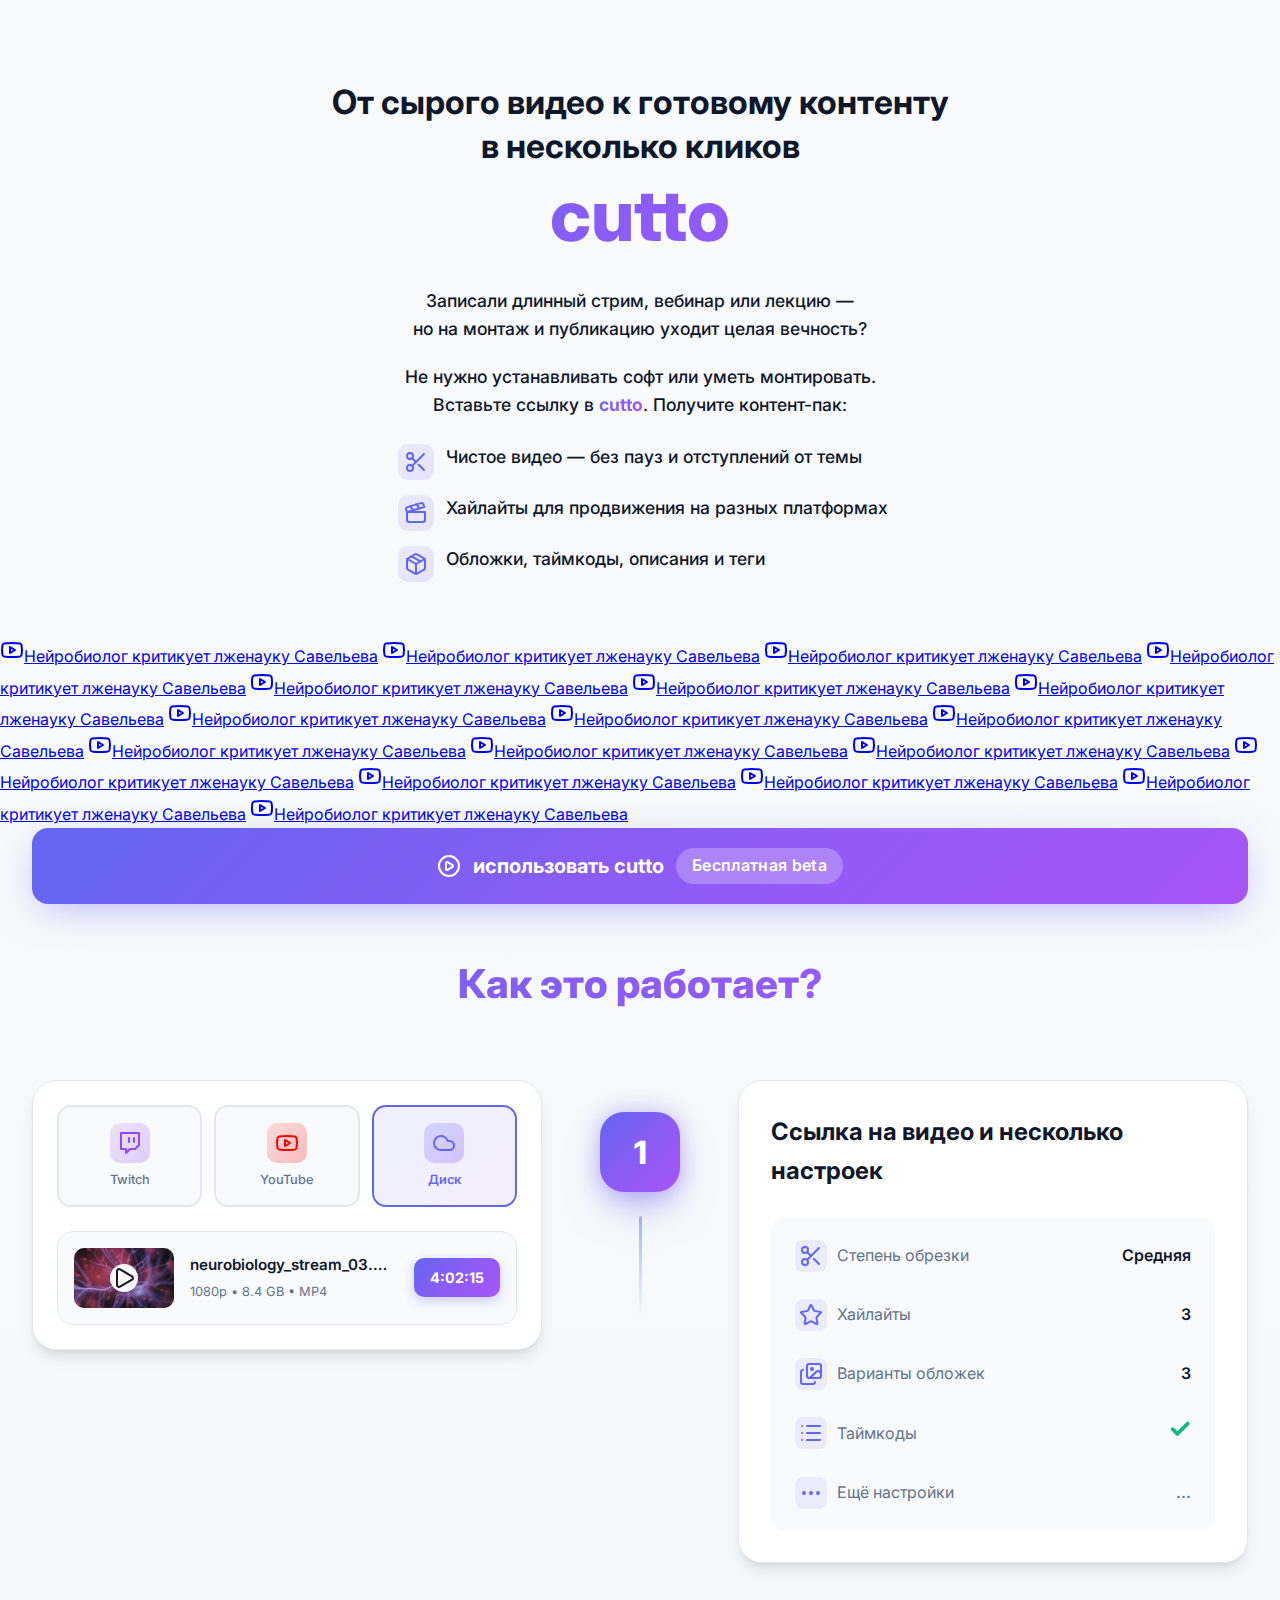
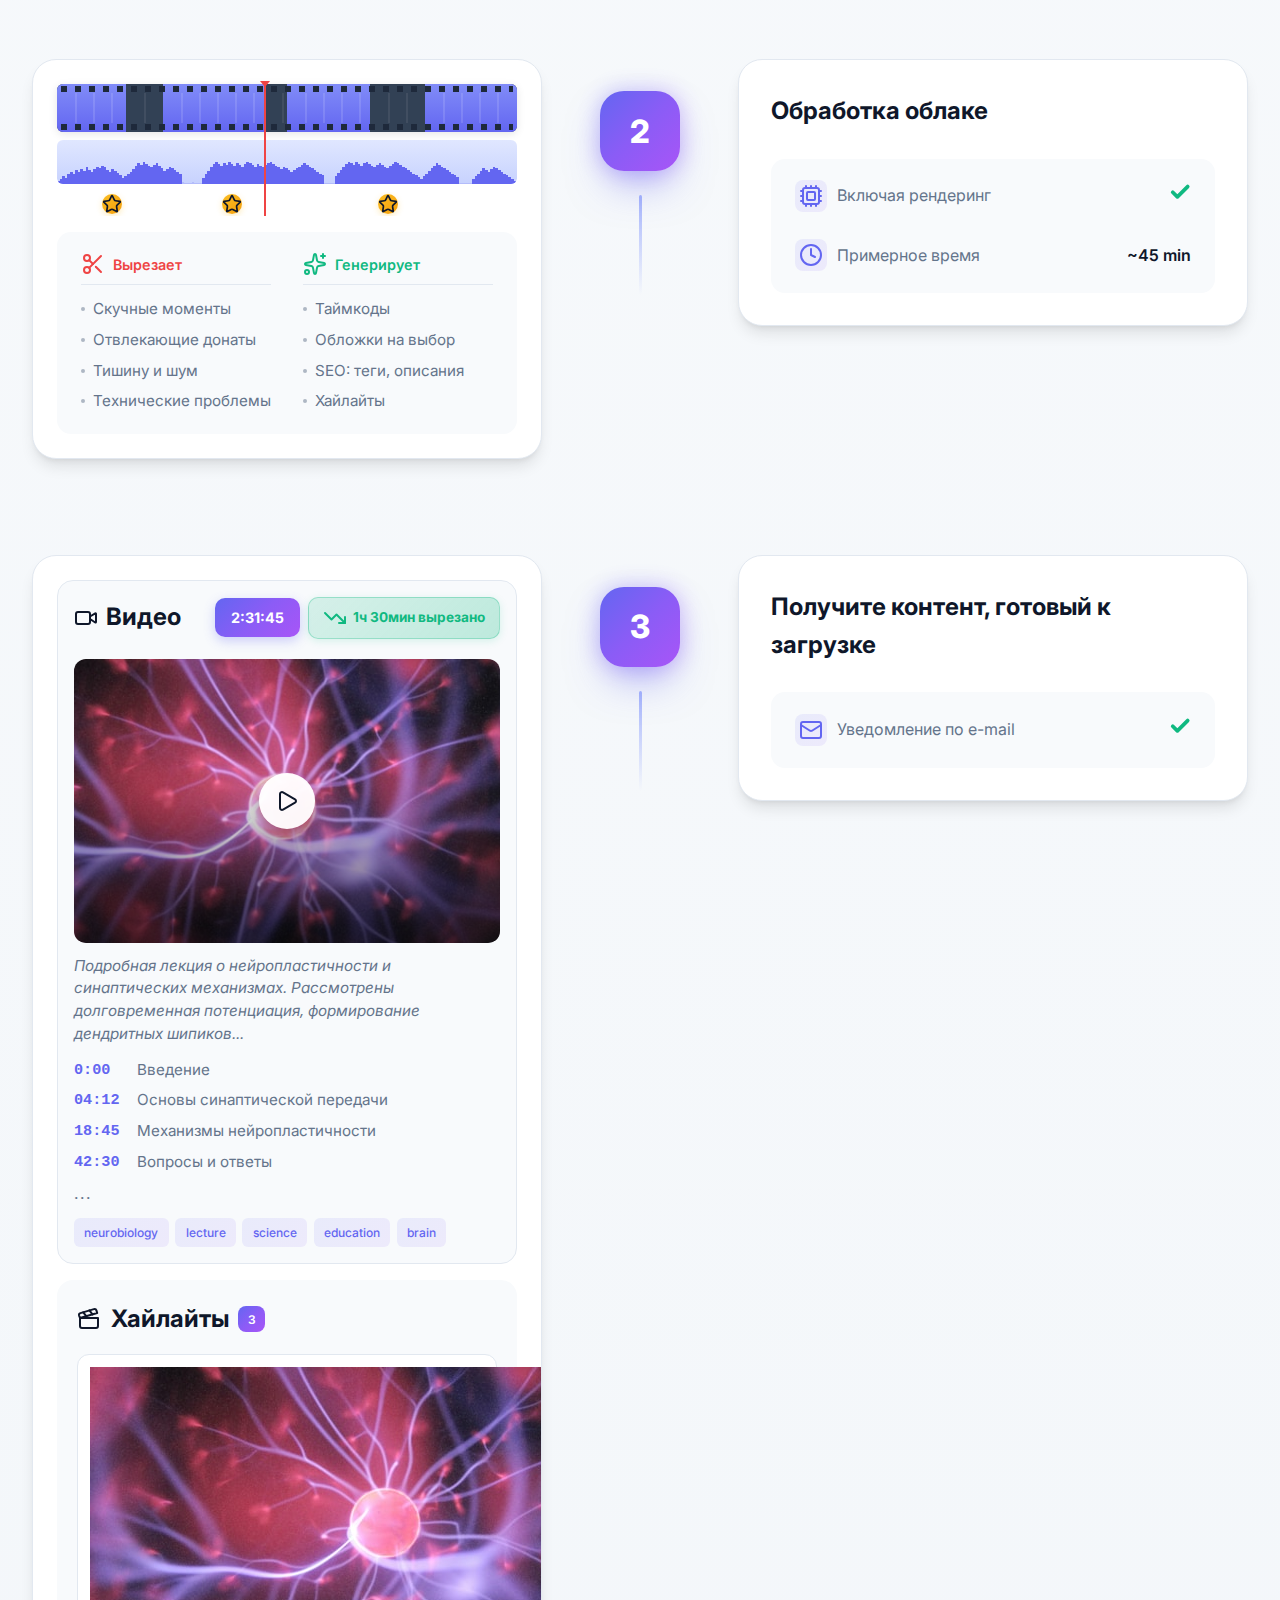
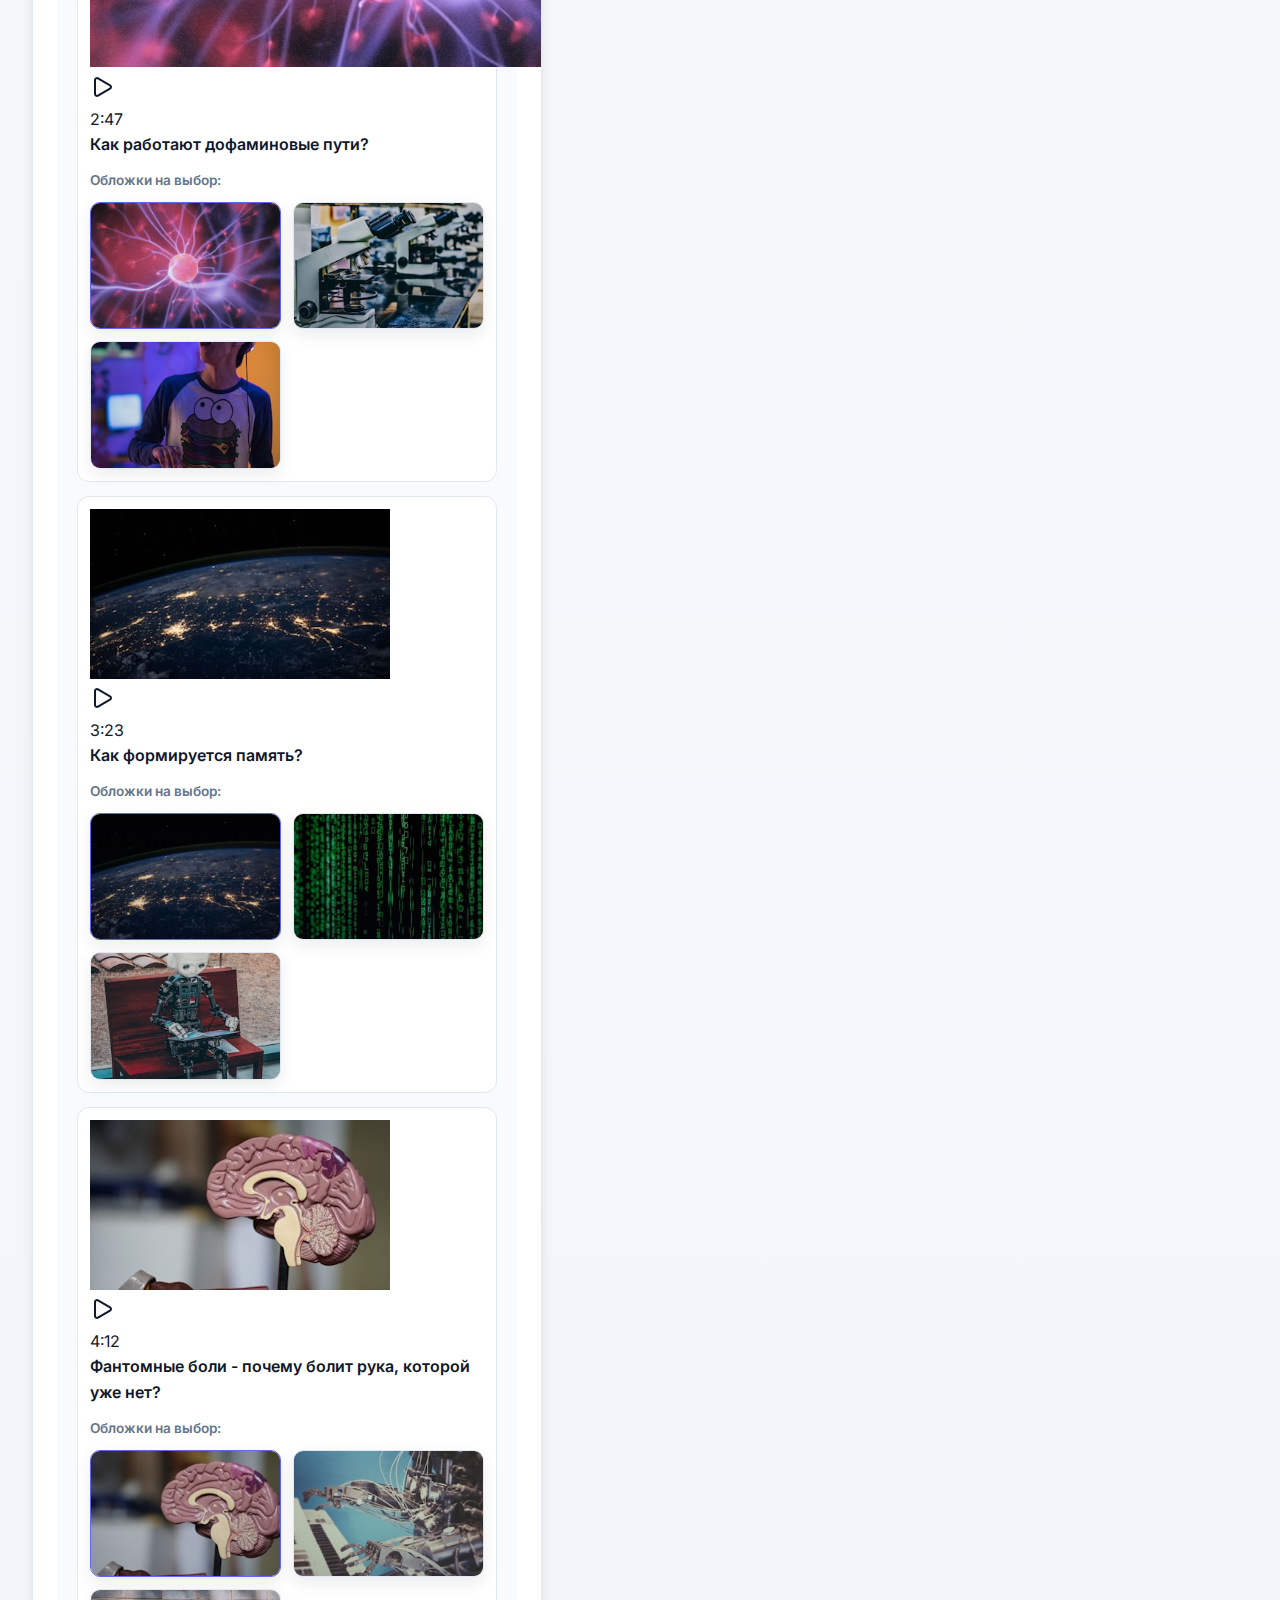
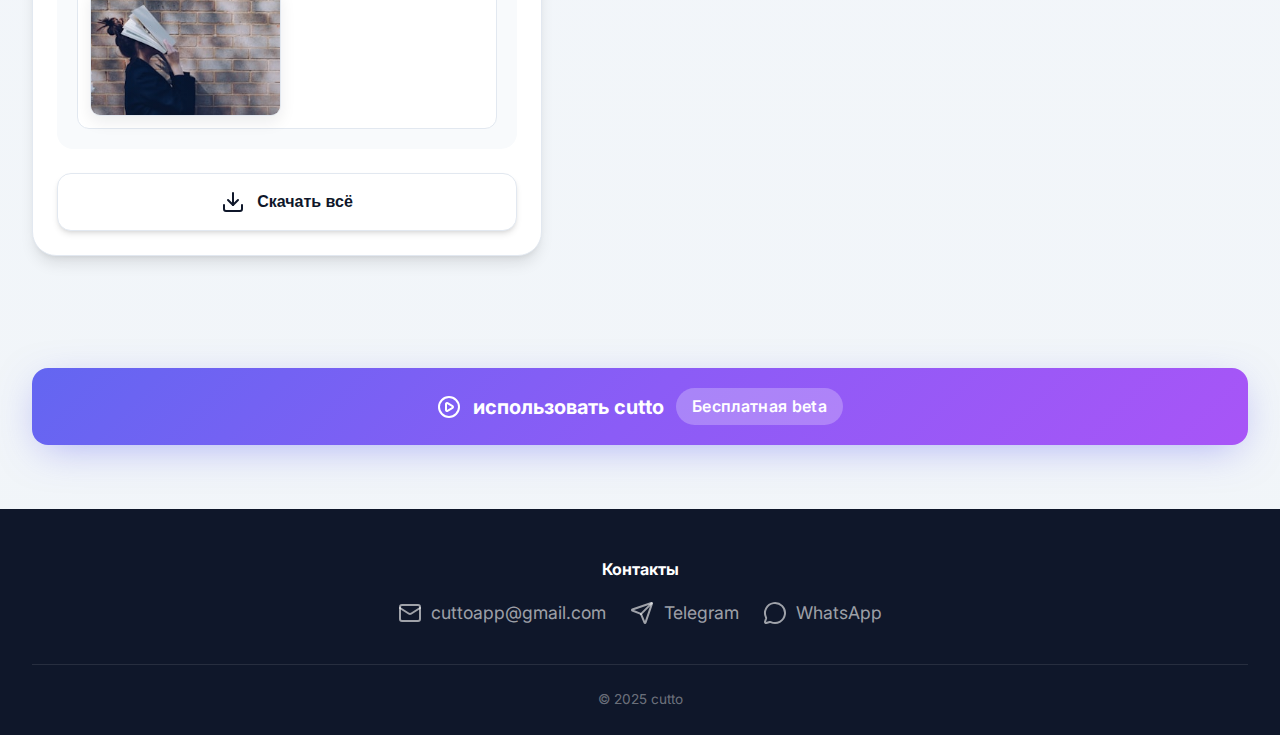
<file: index.html>
<!DOCTYPE html>
<html lang="en">
<head>
    <meta charset="UTF-8">
    <meta name="viewport" content="width=device-width, initial-scale=1.0">
    <title>cutto — How It Works</title>
    <link rel="icon" type="image/x-icon" href="favicon.ico">
    <link rel="icon" type="image/png" sizes="32x32" href="assets/favicons/favicon-32x32.png">
    <link rel="icon" type="image/png" sizes="16x16" href="assets/favicons/favicon-16x16.png">
    <link rel="apple-touch-icon" sizes="180x180" href="assets/favicons/apple-touch-icon.png">
    <link rel="preconnect" href="https://fonts.googleapis.com">
    <link rel="preconnect" href="https://fonts.gstatic.com" crossorigin>
    <link href="https://fonts.googleapis.com/css2?family=Inter:wght@400;500;600;700;800&display=swap" rel="stylesheet">
    <script src="assets/js/lucide.min.js"></script>
    <link rel="stylesheet" href="assets/css/styles.css">
    <script src="assets/lang/en.js"></script>
    <script src="assets/lang/ru.js"></script>
    <script src="assets/lang/es.js"></script>
    <script src="assets/js/i18n.js"></script>
    <script src="assets/site-data.js"></script>
    <script src="assets/js/site-data-loader.js"></script>
</head>
<body>
    <div class="lang-switcher">
        <button class="lang-btn" data-lang="en" onclick="i18n.setLanguage('en')"><span class="lang-flag">🇺🇸</span>EN</button>
        <span class="lang-divider">|</span>
        <button class="lang-btn active" data-lang="ru" onclick="i18n.setLanguage('ru')"><span class="lang-flag">🇷🇺</span>RU</button>
        <span class="lang-divider">|</span>
        <button class="lang-btn" data-lang="es" onclick="i18n.setLanguage('es')"><span class="lang-flag">🇪🇸</span>ES</button>
    </div>

    <section class="hero">
        <h2 class="hero-headline"><span data-i18n="hero.headline.1">From raw video to upload-ready content</span><br><span data-i18n="hero.headline.2">in a few clicks</span></h2>
        <h1 class="hero-product">cutto</h1>
        <p class="hero-pain"><span data-i18n="hero.pain.1">Recorded a long stream, webinar, or lecture —</span><br><span data-i18n="hero.pain.2">but getting it edited and published takes forever?</span></p>
        <p class="hero-pitch"><span data-i18n="hero.pitch.1">No software installation or editing skills required.</span><br><span data-i18n="hero.pitch.2a">Paste your link to</span> <span class="brand-highlight">cutto</span><span data-i18n="hero.pitch.2b">. Get a content pack:</span></p>
        <ul class="hero-features">
            <li>
                <div class="hero-feature-icon"><i data-lucide="scissors"></i></div>
                <span data-i18n="hero.feature.video">Cleaned-up video — no unrelated parts, pauses, and issues</span>
            </li>
            <li>
                <div class="hero-feature-icon"><i data-lucide="clapperboard"></i></div>
                <span data-i18n="hero.feature.highlights">Highlight clips to promote across platforms</span>
            </li>
            <li>
                <div class="hero-feature-icon"><i data-lucide="package"></i></div>
                <span data-i18n="hero.feature.extras">Thumbnails, timecodes, descriptions, and tags</span>
            </li>
        </ul>
    </section>

    <div class="examples-marquee">
        <div class="marquee-track">
            <!-- set A (fills viewport) -->
            <a href="#" class="marquee-item" data-config="examples.0" target="_blank" rel="noopener"><i data-lucide="youtube"></i><span data-i18n="examples.1">Example 1</span></a>
            <a href="#" class="marquee-item" data-config="examples.1" target="_blank" rel="noopener"><i data-lucide="youtube"></i><span data-i18n="examples.2">Example 2</span></a>
            <a href="#" class="marquee-item" data-config="examples.2" target="_blank" rel="noopener"><i data-lucide="youtube"></i><span data-i18n="examples.3">Example 3</span></a>
            <a href="#" class="marquee-item" data-config="examples.0" target="_blank" rel="noopener"><i data-lucide="youtube"></i><span data-i18n="examples.1">Example 1</span></a>
            <a href="#" class="marquee-item" data-config="examples.1" target="_blank" rel="noopener"><i data-lucide="youtube"></i><span data-i18n="examples.2">Example 2</span></a>
            <a href="#" class="marquee-item" data-config="examples.2" target="_blank" rel="noopener"><i data-lucide="youtube"></i><span data-i18n="examples.3">Example 3</span></a>
            <a href="#" class="marquee-item" data-config="examples.0" target="_blank" rel="noopener"><i data-lucide="youtube"></i><span data-i18n="examples.1">Example 1</span></a>
            <a href="#" class="marquee-item" data-config="examples.1" target="_blank" rel="noopener"><i data-lucide="youtube"></i><span data-i18n="examples.2">Example 2</span></a>
            <a href="#" class="marquee-item" data-config="examples.2" target="_blank" rel="noopener"><i data-lucide="youtube"></i><span data-i18n="examples.3">Example 3</span></a>
            <!-- set B (duplicate for seamless loop) -->
            <a href="#" class="marquee-item" data-config="examples.0" aria-hidden="true" tabindex="-1" target="_blank" rel="noopener"><i data-lucide="youtube"></i><span data-i18n="examples.1">Example 1</span></a>
            <a href="#" class="marquee-item" data-config="examples.1" aria-hidden="true" tabindex="-1" target="_blank" rel="noopener"><i data-lucide="youtube"></i><span data-i18n="examples.2">Example 2</span></a>
            <a href="#" class="marquee-item" data-config="examples.2" aria-hidden="true" tabindex="-1" target="_blank" rel="noopener"><i data-lucide="youtube"></i><span data-i18n="examples.3">Example 3</span></a>
            <a href="#" class="marquee-item" data-config="examples.0" aria-hidden="true" tabindex="-1" target="_blank" rel="noopener"><i data-lucide="youtube"></i><span data-i18n="examples.1">Example 1</span></a>
            <a href="#" class="marquee-item" data-config="examples.1" aria-hidden="true" tabindex="-1" target="_blank" rel="noopener"><i data-lucide="youtube"></i><span data-i18n="examples.2">Example 2</span></a>
            <a href="#" class="marquee-item" data-config="examples.2" aria-hidden="true" tabindex="-1" target="_blank" rel="noopener"><i data-lucide="youtube"></i><span data-i18n="examples.3">Example 3</span></a>
            <a href="#" class="marquee-item" data-config="examples.0" aria-hidden="true" tabindex="-1" target="_blank" rel="noopener"><i data-lucide="youtube"></i><span data-i18n="examples.1">Example 1</span></a>
            <a href="#" class="marquee-item" data-config="examples.1" aria-hidden="true" tabindex="-1" target="_blank" rel="noopener"><i data-lucide="youtube"></i><span data-i18n="examples.2">Example 2</span></a>
            <a href="#" class="marquee-item" data-config="examples.2" aria-hidden="true" tabindex="-1" target="_blank" rel="noopener"><i data-lucide="youtube"></i><span data-i18n="examples.3">Example 3</span></a>
        </div>
    </div>

    <a href="app.html" class="cta-button hero-cta">
        <span class="cta-button-content">
            <i data-lucide="play-circle"></i>
            <span data-i18n="cta.use">use cutto</span>
            <span class="cta-badge" data-i18n="cta.badge">Free Beta</span>
        </span>
    </a>

    <section class="how-it-works">
        <h2 class="section-heading" data-i18n="howItWorks.heading">How It Works?</h2>
        <div class="steps">
            <!-- STEP 1: Upload -->
            <div class="step">
                <div class="step-visual upload-visual">
                    <div class="upload-options">
                        <div class="upload-option">
                            <div class="option-icon twitch">
                                <i data-lucide="twitch"></i>
                            </div>
                            <span data-i18n="step1.upload.twitch">Twitch link</span>
                        </div>
                        <div class="upload-option">
                            <div class="option-icon youtube">
                                <i data-lucide="youtube"></i>
                            </div>
                            <span data-i18n="step1.upload.youtube">YouTube link</span>
                        </div>
                        <div class="upload-option active">
                            <div class="option-icon storage">
                                <i data-lucide="cloud"></i>
                            </div>
                            <span data-i18n="step1.upload.storage">Storage link</span>
                        </div>
                    </div>

                    <div class="video-file-card">
                        <div class="video-file-thumb">
                            <img src="assets/img/neurobiology-stream.jpg" alt="Stream thumbnail">
                            <div class="video-file-play">
                                <i data-lucide="play"></i>
                            </div>
                        </div>
                        <div class="video-file-info">
                            <div class="video-file-name">neurobiology_stream_03.mp4</div>
                            <div class="video-file-meta">1080p • 8.4 GB • MP4</div>
                        </div>
                        <div class="video-duration-badge">4:02:15</div>
                    </div>
                </div>

                <div class="step-number-container">
                    <div class="step-number">1</div>
                    <div class="step-connector"></div>
                </div>

                <div class="step-content">
                    <div class="step-header">
                        <h3 data-i18n="step1.title">Upload & Configure</h3>
                    </div>
                    <div class="settings-list">
                        <div class="setting-row">
                            <div class="setting-label">
                                <div class="setting-icon"><i data-lucide="scissors"></i></div>
                                <span data-i18n="step1.setting.cutRate">Cut rate</span>
                            </div>
                            <div class="setting-value" data-i18n="step1.setting.cutRate.value">Middle</div>
                        </div>
                        <div class="setting-row">
                            <div class="setting-label">
                                <div class="setting-icon"><i data-lucide="star"></i></div>
                                <span data-i18n="step1.setting.highlights">Highlights</span>
                            </div>
                            <div class="setting-value">3</div>
                        </div>
                        <div class="setting-row">
                            <div class="setting-label">
                                <div class="setting-icon"><i data-lucide="images"></i></div>
                                <span data-i18n="step1.setting.thumbnails">Thumbnails options</span>
                            </div>
                            <div class="setting-value">3</div>
                        </div>
                        <div class="setting-row">
                            <div class="setting-label">
                                <div class="setting-icon"><i data-lucide="list"></i></div>
                                <span data-i18n="step1.setting.timecodes">Timecodes</span>
                            </div>
                            <div class="setting-value setting-value--success"><i data-lucide="check" class="setting-check"></i></div>
                        </div>
                        <div class="setting-row">
                            <div class="setting-label">
                                <div class="setting-icon"><i data-lucide="more-horizontal"></i></div>
                                <span data-i18n="step1.setting.more">More settings</span>
                            </div>
                            <div class="setting-value setting-value--muted">...</div>
                        </div>
                    </div>
                </div>
            </div>

            <!-- STEP 2: Processing -->
            <div class="step">
                <div class="step-content">
                    <div class="step-header">
                        <h3 data-i18n="step2.title">Cloud Processing</h3>
                    </div>
                    <div class="settings-list">
                        <div class="setting-row">
                            <div class="setting-label">
                                <div class="setting-icon"><i data-lucide="cpu"></i></div>
                                <span data-i18n="step2.setting.rendering">Rendering included</span>
                            </div>
                            <div class="setting-value setting-value--success"><i data-lucide="check" class="setting-check"></i></div>
                        </div>
                        <div class="setting-row">
                            <div class="setting-label">
                                <div class="setting-icon"><i data-lucide="clock"></i></div>
                                <span data-i18n="step2.setting.estimatedTime">Estimated time</span>
                            </div>
                            <div class="setting-value">~45 min</div>
                        </div>
                    </div>
                </div>

                <div class="step-number-container">
                    <div class="step-number">2</div>
                    <div class="step-connector"></div>
                </div>

                <div class="step-visual processing-visual">
                    <div class="timeline-section">
                        <!-- Video Timeline -->
                        <div class="video-timeline">
                            <!-- Video Track -->
                            <div class="track video-track">
                                <div class="track-content">
                                    <div class="track-segment keep" style="width: 15%"></div>
                                    <div class="track-segment cut" style="width: 8%"></div>
                                    <div class="track-segment keep" style="width: 22%"></div>
                                    <div class="track-segment cut" style="width: 5%"></div>
                                    <div class="track-segment keep" style="width: 18%"></div>
                                    <div class="track-segment cut" style="width: 12%"></div>
                                    <div class="track-segment keep" style="width: 20%"></div>
                                </div>
                            </div>

                            <!-- Audio Track -->
                            <div class="track audio-track">
                                <div class="track-content">
                                    <div class="audio-waveform">
                                        <div class="wave-bar" style="height:8%"></div><div class="wave-bar" style="height:12%"></div><div class="wave-bar" style="height:18%"></div><div class="wave-bar" style="height:15%"></div><div class="wave-bar" style="height:22%"></div><div class="wave-bar" style="height:28%"></div><div class="wave-bar" style="height:24%"></div><div class="wave-bar" style="height:32%"></div><div class="wave-bar" style="height:28%"></div><div class="wave-bar" style="height:35%"></div><div class="wave-bar" style="height:30%"></div><div class="wave-bar" style="height:38%"></div><div class="wave-bar" style="height:32%"></div><div class="wave-bar" style="height:28%"></div><div class="wave-bar" style="height:35%"></div><div class="wave-bar" style="height:40%"></div><div class="wave-bar" style="height:36%"></div><div class="wave-bar" style="height:42%"></div><div class="wave-bar" style="height:38%"></div><div class="wave-bar" style="height:32%"></div><div class="wave-bar" style="height:28%"></div><div class="wave-bar" style="height:35%"></div><div class="wave-bar" style="height:30%"></div><div class="wave-bar" style="height:25%"></div><div class="wave-bar" style="height:20%"></div><div class="wave-bar" style="height:15%"></div><div class="wave-bar" style="height:18%"></div><div class="wave-bar" style="height:22%"></div><div class="wave-bar" style="height:28%"></div><div class="wave-bar" style="height:35%"></div><div class="wave-bar" style="height:42%"></div><div class="wave-bar" style="height:48%"></div><div class="wave-bar" style="height:44%"></div><div class="wave-bar" style="height:50%"></div><div class="wave-bar" style="height:46%"></div><div class="wave-bar" style="height:42%"></div><div class="wave-bar" style="height:38%"></div><div class="wave-bar" style="height:44%"></div><div class="wave-bar" style="height:48%"></div><div class="wave-bar" style="height:42%"></div><div class="wave-bar" style="height:36%"></div><div class="wave-bar" style="height:30%"></div><div class="wave-bar" style="height:35%"></div><div class="wave-bar" style="height:40%"></div><div class="wave-bar" style="height:36%"></div><div class="wave-bar" style="height:32%"></div><div class="wave-bar" style="height:28%"></div><div class="wave-bar" style="height:24%"></div><div class="wave-bar silent" style="height:4%"></div><div class="wave-bar silent" style="height:3%"></div><div class="wave-bar silent" style="height:2%"></div><div class="wave-bar silent" style="height:3%"></div><div class="wave-bar silent" style="height:4%"></div><div class="wave-bar silent" style="height:3%"></div><div class="wave-bar silent" style="height:2%"></div><div class="wave-bar silent" style="height:3%"></div><div class="wave-bar" style="height:15%"></div><div class="wave-bar" style="height:22%"></div><div class="wave-bar" style="height:30%"></div><div class="wave-bar" style="height:38%"></div><div class="wave-bar" style="height:45%"></div><div class="wave-bar" style="height:50%"></div><div class="wave-bar" style="height:46%"></div><div class="wave-bar" style="height:42%"></div><div class="wave-bar" style="height:48%"></div><div class="wave-bar" style="height:44%"></div><div class="wave-bar" style="height:50%"></div><div class="wave-bar" style="height:46%"></div><div class="wave-bar" style="height:42%"></div><div class="wave-bar" style="height:48%"></div><div class="wave-bar" style="height:44%"></div><div class="wave-bar" style="height:40%"></div><div class="wave-bar" style="height:46%"></div><div class="wave-bar" style="height:50%"></div><div class="wave-bar" style="height:48%"></div><div class="wave-bar" style="height:44%"></div><div class="wave-bar" style="height:40%"></div><div class="wave-bar" style="height:45%"></div><div class="wave-bar" style="height:42%"></div><div class="wave-bar" style="height:38%"></div><div class="wave-bar" style="height:44%"></div><div class="wave-bar" style="height:48%"></div><div class="wave-bar" style="height:50%"></div><div class="wave-bar" style="height:46%"></div><div class="wave-bar" style="height:42%"></div><div class="wave-bar" style="height:38%"></div><div class="wave-bar" style="height:35%"></div><div class="wave-bar" style="height:40%"></div><div class="wave-bar" style="height:36%"></div><div class="wave-bar" style="height:32%"></div><div class="wave-bar" style="height:28%"></div><div class="wave-bar" style="height:32%"></div><div class="wave-bar" style="height:36%"></div><div class="wave-bar" style="height:40%"></div><div class="wave-bar" style="height:44%"></div><div class="wave-bar" style="height:48%"></div><div class="wave-bar" style="height:44%"></div><div class="wave-bar" style="height:40%"></div><div class="wave-bar" style="height:36%"></div><div class="wave-bar" style="height:32%"></div><div class="wave-bar" style="height:28%"></div><div class="wave-bar" style="height:24%"></div><div class="wave-bar" style="height:20%"></div><div class="wave-bar silent" style="height:3%"></div><div class="wave-bar silent" style="height:2%"></div><div class="wave-bar silent" style="height:2%"></div><div class="wave-bar silent" style="height:3%"></div><div class="wave-bar" style="height:18%"></div><div class="wave-bar" style="height:25%"></div><div class="wave-bar" style="height:32%"></div><div class="wave-bar" style="height:40%"></div><div class="wave-bar" style="height:46%"></div><div class="wave-bar" style="height:50%"></div><div class="wave-bar" style="height:48%"></div><div class="wave-bar" style="height:44%"></div><div class="wave-bar" style="height:50%"></div><div class="wave-bar" style="height:46%"></div><div class="wave-bar" style="height:42%"></div><div class="wave-bar" style="height:48%"></div><div class="wave-bar" style="height:50%"></div><div class="wave-bar" style="height:46%"></div><div class="wave-bar" style="height:42%"></div><div class="wave-bar" style="height:38%"></div><div class="wave-bar" style="height:44%"></div><div class="wave-bar" style="height:48%"></div><div class="wave-bar" style="height:44%"></div><div class="wave-bar" style="height:40%"></div><div class="wave-bar" style="height:36%"></div><div class="wave-bar" style="height:42%"></div><div class="wave-bar" style="height:46%"></div><div class="wave-bar" style="height:50%"></div><div class="wave-bar" style="height:48%"></div><div class="wave-bar" style="height:44%"></div><div class="wave-bar" style="height:40%"></div><div class="wave-bar" style="height:36%"></div><div class="wave-bar" style="height:32%"></div><div class="wave-bar" style="height:28%"></div><div class="wave-bar" style="height:24%"></div><div class="wave-bar" style="height:20%"></div><div class="wave-bar" style="height:16%"></div><div class="wave-bar" style="height:12%"></div><div class="wave-bar" style="height:18%"></div><div class="wave-bar" style="height:24%"></div><div class="wave-bar" style="height:30%"></div><div class="wave-bar" style="height:36%"></div><div class="wave-bar" style="height:42%"></div><div class="wave-bar" style="height:48%"></div><div class="wave-bar" style="height:44%"></div><div class="wave-bar" style="height:40%"></div><div class="wave-bar" style="height:36%"></div><div class="wave-bar" style="height:32%"></div><div class="wave-bar" style="height:28%"></div><div class="wave-bar" style="height:24%"></div><div class="wave-bar" style="height:20%"></div><div class="wave-bar" style="height:16%"></div><div class="wave-bar silent" style="height:2%"></div><div class="wave-bar silent" style="height:2%"></div><div class="wave-bar silent" style="height:3%"></div><div class="wave-bar silent" style="height:2%"></div><div class="wave-bar silent" style="height:2%"></div><div class="wave-bar" style="height:12%"></div><div class="wave-bar" style="height:18%"></div><div class="wave-bar" style="height:24%"></div><div class="wave-bar" style="height:30%"></div><div class="wave-bar" style="height:36%"></div><div class="wave-bar" style="height:32%"></div><div class="wave-bar" style="height:28%"></div><div class="wave-bar" style="height:34%"></div><div class="wave-bar" style="height:40%"></div><div class="wave-bar" style="height:36%"></div><div class="wave-bar" style="height:32%"></div><div class="wave-bar" style="height:28%"></div><div class="wave-bar" style="height:24%"></div><div class="wave-bar" style="height:20%"></div><div class="wave-bar" style="height:16%"></div><div class="wave-bar" style="height:12%"></div><div class="wave-bar" style="height:8%"></div>
                                    </div>
                                </div>
                            </div>

                            <!-- Analysis Markers -->
                            <div class="track markers-track">
                                <div class="track-content">
                                    <div class="marker" style="left: 12%">
                                        <i data-lucide="star"></i>
                                    </div>
                                    <div class="marker" style="left: 38%">
                                        <i data-lucide="star"></i>
                                    </div>
                                    <div class="marker" style="left: 72%">
                                        <i data-lucide="star"></i>
                                    </div>
                                </div>
                            </div>

                            <!-- Playhead -->
                            <div class="playhead" style="left: 45%"></div>
                        </div>

                    </div>

                    <div class="processing-columns">
                        <div class="processing-column cut-column">
                            <div class="column-header">
                                <i data-lucide="scissors"></i>
                                <span data-i18n="step2.cut.title">Cutting</span>
                            </div>
                            <ul class="column-list">
                                <li data-i18n="step2.cut.boring">Boring parts</li>
                                <li data-i18n="step2.cut.donations">Distracting donations</li>
                                <li data-i18n="step2.cut.silence">Silence and noise</li>
                                <li data-i18n="step2.cut.technical">Technical issues</li>
                            </ul>
                        </div>
                        <div class="processing-column generate-column">
                            <div class="column-header">
                                <i data-lucide="sparkles"></i>
                                <span data-i18n="step2.gen.title">Generating</span>
                            </div>
                            <ul class="column-list">
                                <li data-i18n="step2.gen.timecodes">Timecodes</li>
                                <li data-i18n="step2.gen.thumbnails">Thumbnails</li>
                                <li data-i18n="step2.gen.seo">SEO: tags, descriptions</li>
                                <li data-i18n="step2.gen.highlights">Highlights</li>
                            </ul>
                        </div>
                    </div>
                </div>
            </div>

            <!-- STEP 3: Output -->
            <div class="step">
                <div class="step-visual output-visual">
                    <div class="output-pack">
                        <!-- Main Video Block (video + timecodes + description + tags) -->
                        <div class="main-video-block">
                            <div class="block-header">
                                <div class="block-title">
                                    <i data-lucide="video"></i>
                                    <span data-i18n="step3.mainVideo">Main Video</span>
                                </div>
                                <div class="output-badges">
                                    <div class="video-duration-badge">2:31:45</div>
                                    <div class="saved-badge">
                                        <i data-lucide="trending-down"></i>
                                        <span data-i18n="step3.saved">1h 30min cut</span>
                                    </div>
                                </div>
                            </div>

                            <div class="main-output">
                                <div class="main-output-thumb">
                                    <img src="assets/img/neurobiology-stream.jpg" alt="Edited video thumbnail">
                                    <div class="main-output-play">
                                        <i data-lucide="play"></i>
                                    </div>
                                </div>
                            </div>

                            <div class="description-preview" data-i18n="step3.description">
                                A comprehensive lecture on neuroplasticity and synaptic mechanisms. Topics covered include long-term potentiation, dendritic spine formation...
                            </div>

                            <div class="timecodes-list">
                                <div class="timecode-row">
                                    <span class="timecode-time">0:00</span>
                                    <span class="timecode-label" data-i18n="step3.timecodes.intro">Introduction</span>
                                </div>
                                <div class="timecode-row">
                                    <span class="timecode-time">04:12</span>
                                    <span class="timecode-label" data-i18n="step3.timecodes.synaptic">Synaptic transmission basics</span>
                                </div>
                                <div class="timecode-row">
                                    <span class="timecode-time">18:45</span>
                                    <span class="timecode-label" data-i18n="step3.timecodes.neuro">Neuroplasticity mechanisms</span>
                                </div>
                                <div class="timecode-row">
                                    <span class="timecode-time">42:30</span>
                                    <span class="timecode-label" data-i18n="step3.timecodes.qa">Q&A session</span>
                                </div>
                                <div class="timecode-row">
                                    <span class="timecode-ellipsis">...</span>
                                </div>
                            </div>

                            <div class="tags-wrap">
                                <span class="tag">neurobiology</span>
                                <span class="tag">lecture</span>
                                <span class="tag">science</span>
                                <span class="tag">education</span>
                                <span class="tag">brain</span>
                            </div>
                        </div>

                        <!-- Highlight Clips with Thumbnails -->
                        <div class="highlights-section">
                            <div class="highlights-header">
                                <div class="highlights-title">
                                    <i data-lucide="clapperboard"></i>
                                    <span data-i18n="step3.highlights.title">Highlight Clips</span>
                                    <span class="clips-count-badge">3</span>
                                </div>
                            </div>

                            <div class="highlight-cards">
                                <!-- Highlight 1 -->
                                <div class="highlight-card">
                                    <div class="highlight-video">
                                        <img src="assets/img/neurobiology-stream.jpg" alt="Clip 1">
                                        <div class="highlight-play">
                                            <i data-lucide="play"></i>
                                        </div>
                                        <span class="highlight-duration">2:47</span>
                                    </div>
                                    <div class="highlight-info">
                                        <div class="highlight-name" data-i18n="step3.highlight1.name">How dopamine pathways work?</div>
                                        <div class="highlight-thumbs">
                                            <span class="thumbs-label" data-i18n="step3.thumbs.label">Thumbnails:</span>
                                            <div class="thumb-options">
                                                <div class="thumb-option"><img src="assets/img/neurobiology-stream.jpg" alt=""></div>
                                                <div class="thumb-option"><img src="assets/img/thumb-crowd.jpg" alt=""></div>
                                                <div class="thumb-option"><img src="assets/img/thumb-tech.jpg" alt=""></div>
                                            </div>
                                        </div>
                                    </div>
                                </div>

                                <!-- Highlight 2 -->
                                <div class="highlight-card">
                                    <div class="highlight-video">
                                        <img src="assets/img/memory-formation.jpg" alt="Clip 2">
                                        <div class="highlight-play">
                                            <i data-lucide="play"></i>
                                        </div>
                                        <span class="highlight-duration">3:23</span>
                                    </div>
                                    <div class="highlight-info">
                                        <div class="highlight-name" data-i18n="step3.highlight2.name">Memory formation explained</div>
                                        <div class="highlight-thumbs">
                                            <span class="thumbs-label" data-i18n="step3.thumbs.label">Thumbnails:</span>
                                            <div class="thumb-options">
                                                <div class="thumb-option"><img src="assets/img/memory-formation.jpg" alt=""></div>
                                                <div class="thumb-option"><img src="assets/img/thumb-matrix.jpg" alt=""></div>
                                                <div class="thumb-option"><img src="assets/img/thumb-robot.jpg" alt=""></div>
                                            </div>
                                        </div>
                                    </div>
                                </div>

                                <!-- Highlight 3 -->
                                <div class="highlight-card">
                                    <div class="highlight-video">
                                        <img src="assets/img/neuroplasticity.jpg" alt="Clip 3">
                                        <div class="highlight-play">
                                            <i data-lucide="play"></i>
                                        </div>
                                        <span class="highlight-duration">4:12</span>
                                    </div>
                                    <div class="highlight-info">
                                        <div class="highlight-name" data-i18n="step3.highlight3.name">Neuroplasticity key insights</div>
                                        <div class="highlight-thumbs">
                                            <span class="thumbs-label" data-i18n="step3.thumbs.label">Thumbnails:</span>
                                            <div class="thumb-options">
                                                <div class="thumb-option"><img src="assets/img/neuroplasticity.jpg" alt=""></div>
                                                <div class="thumb-option"><img src="assets/img/thumb-brain.jpg" alt=""></div>
                                                <div class="thumb-option"><img src="assets/img/thumb-science.jpg" alt=""></div>
                                            </div>
                                        </div>
                                    </div>
                                </div>

                            </div>
                        </div>

                        <button class="download-btn">
                            <i data-lucide="download"></i>
                            <span data-i18n="step3.download">Download Everything</span>
                        </button>
                    </div>
                </div>

                <div class="step-number-container">
                    <div class="step-number">3</div>
                    <div class="step-connector"></div>
                </div>

                <div class="step-content">
                    <div class="step-header">
                        <h3 data-i18n="step3.title">Get Your Content</h3>
                    </div>
                    <div class="settings-list">
                        <div class="setting-row">
                            <div class="setting-label">
                                <div class="setting-icon"><i data-lucide="mail"></i></div>
                                <span data-i18n="step3.setting.email">Email notification</span>
                            </div>
                            <div class="setting-value setting-value--success"><i data-lucide="check" class="setting-check"></i></div>
                        </div>
                    </div>
                </div>
            </div>
        </div>
    </section>

    <div class="cta-section bottom">
        <a href="app.html" class="cta-button">
            <span class="cta-button-content">
                <i data-lucide="play-circle"></i>
                <span data-i18n="cta.use">use cutto</span>
                <span class="cta-badge" data-i18n="cta.badge">Free Beta</span>
            </span>
        </a>
    </div>

    <footer class="site-footer">
        <div class="footer-content">
            <div class="footer-columns">
                <div class="footer-column">
                    <h4 data-i18n="footer.contact">Contact</h4>
                    <ul class="footer-links">
                        <li><a href="#" data-config="contacts.email"><i data-lucide="mail"></i> cuttoapp@gmail.com</a></li>
                        <li><a href="#" data-config="contacts.telegram"><i data-lucide="send"></i> Telegram</a></li>
                        <li><a href="#" data-config="contacts.whatsapp"><i data-lucide="message-circle"></i> WhatsApp</a></li>
                    </ul>
                </div>
            </div>
            <div class="footer-bottom">
                <span data-i18n="footer.copyright">&copy; 2025 cutto</span>
            </div>
        </div>
    </footer>

    <script>
        lucide.createIcons();
    </script>
</body>
</html>
</file>
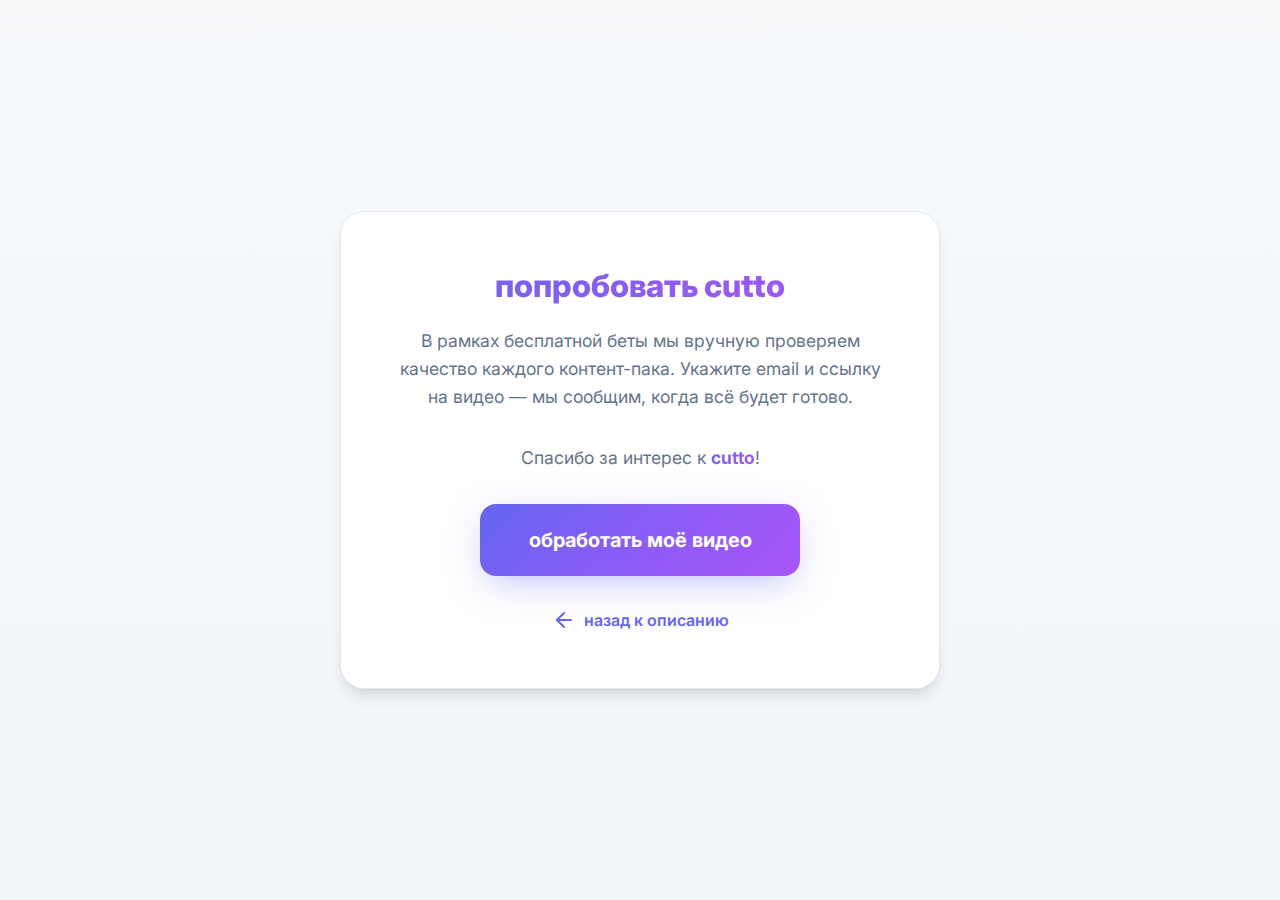
<file: app.html>
<!DOCTYPE html>
<html lang="en">
<head>
    <meta charset="UTF-8">
    <meta name="viewport" content="width=device-width, initial-scale=1.0">
    <title>cutto — Configuration</title>
    <link rel="icon" type="image/x-icon" href="favicon.ico">
    <link rel="icon" type="image/png" sizes="32x32" href="assets/favicons/favicon-32x32.png">
    <link rel="icon" type="image/png" sizes="16x16" href="assets/favicons/favicon-16x16.png">
    <link rel="apple-touch-icon" sizes="180x180" href="assets/favicons/apple-touch-icon.png">
    <link rel="preconnect" href="https://fonts.googleapis.com">
    <link rel="preconnect" href="https://fonts.gstatic.com" crossorigin>
    <link href="https://fonts.googleapis.com/css2?family=Inter:wght@400;500;600;700;800&display=swap" rel="stylesheet">
    <script src="assets/js/lucide.min.js"></script>
    <link rel="stylesheet" href="assets/css/styles.css">
    <script src="assets/lang/en.js"></script>
    <script src="assets/lang/ru.js"></script>
    <script src="assets/lang/es.js"></script>
    <script src="assets/js/i18n.js"></script>
    <script src="assets/site-data.js"></script>
    <script src="assets/js/site-data-loader.js"></script>
</head>
<body>
    <div class="lang-switcher">
        <button class="lang-btn" data-lang="en" onclick="i18n.setLanguage('en')"><span class="lang-flag">🇺🇸</span>EN</button>
        <span class="lang-divider">|</span>
        <button class="lang-btn active" data-lang="ru" onclick="i18n.setLanguage('ru')"><span class="lang-flag">🇷🇺</span>RU</button>
        <span class="lang-divider">|</span>
        <button class="lang-btn" data-lang="es" onclick="i18n.setLanguage('es')"><span class="lang-flag">🇪🇸</span>ES</button>
    </div>

    <div class="config-page">
        <div class="config-card">
            <h1 data-i18n="config.heading">use cutto</h1>
            <p class="config-placeholder" data-i18n="config.placeholder">During the free beta, we manually check each content pack's quality. Share your email and raw video link — we'll notify you when it's ready.</p>
            <p class="config-thanks"><span data-i18n="config.thanks">Thank you for your interest in</span> <span class="brand-highlight">cutto</span><span data-i18n="config.thanksEnd">!</span></p>
            <a href="#" target="_blank" class="cta-button" data-config="processButton" data-i18n="config.processBtn">process my video</a>
            <a href="index.html" class="back-link">
                <i data-lucide="arrow-left"></i>
                <span data-i18n="config.back">back to how it works</span>
            </a>
        </div>
    </div>

    <script>
        lucide.createIcons();
    </script>
</body>
</html>
</file>
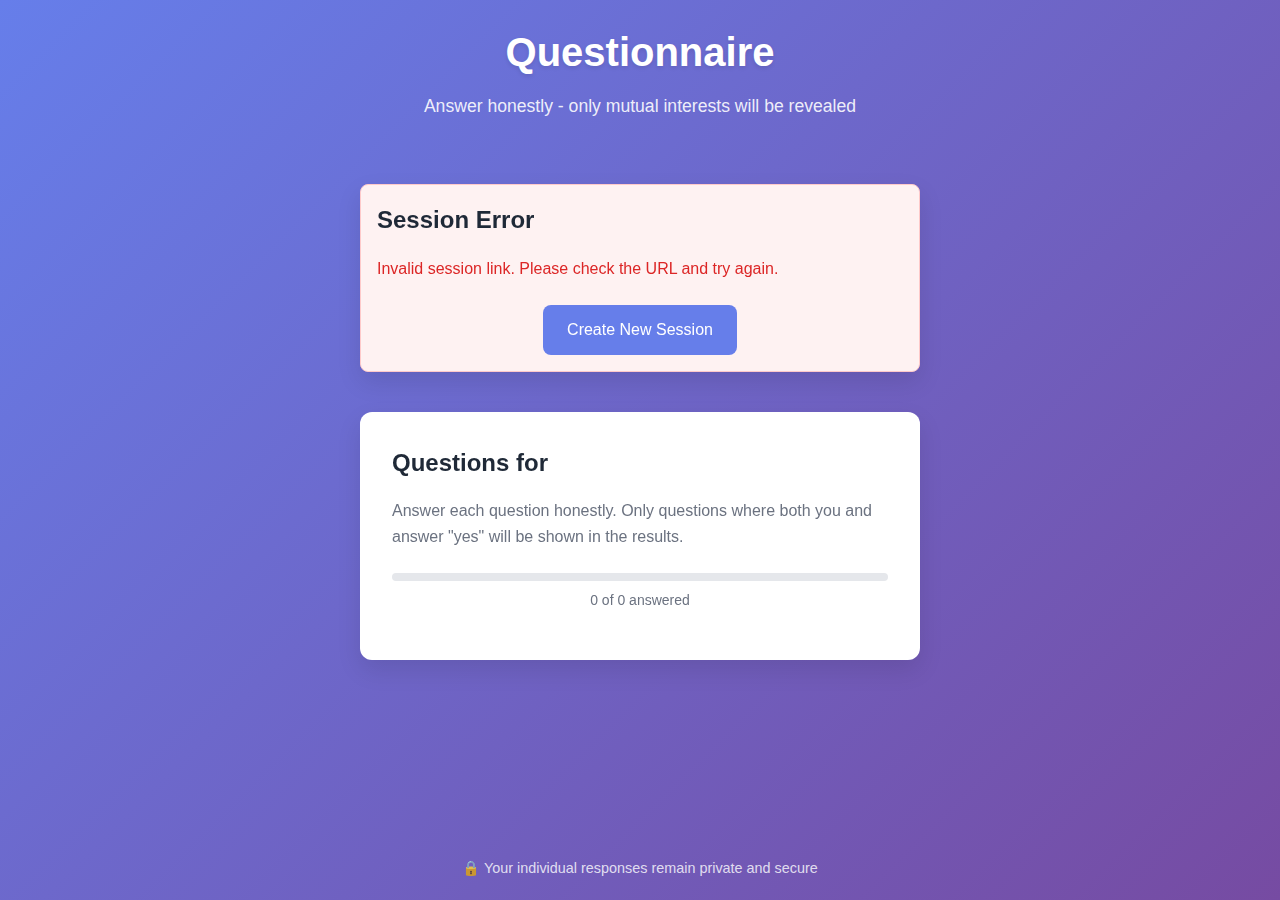
<file: questionnaire.html>
<!DOCTYPE html>
<html lang="en">
<head>
    <meta charset="UTF-8">
    <meta name="viewport" content="width=device-width, initial-scale=1.0">
    <title>Questionnaire - Anonymous Questionnaire Service</title>
    <link rel="stylesheet" href="/styles/main.css">
    <link rel="stylesheet" href="/styles/components.css">
</head>
<body>
    <div class="container">
        <header class="header">
            <h1 class="title">Questionnaire</h1>
            <p class="subtitle">Answer honestly - only mutual interests will be revealed</p>
        </header>

        <main class="main">
            <!-- Loading State -->
            <div id="loading" class="card loading">
                <div class="spinner"></div>
                <p>Loading questions...</p>
            </div>

            <!-- Error State -->
            <div id="error" class="card error hidden">
                <h2>Session Error</h2>
                <p id="error-message" data-testid="error-message"></p>
                <div class="actions">
                    <a href="/" class="btn btn-primary">Create New Session</a>
                </div>
            </div>

            <!-- Questionnaire Form -->
            <div id="questionnaire" class="card hidden">
                <div class="questionnaire-header">
                    <h2 id="session-title">Questions for <span id="current-user" data-testid="current-user"></span></h2>
                    <p class="description">
                        Answer each question honestly. Only questions where both you and 
                        <span id="other-user" data-testid="other-user"></span> answer "yes" will be shown in the results.
                    </p>
                </div>

                <!-- Progress Bar -->
                <div class="progress">
                    <div class="progress-bar">
                        <div id="progress-fill" class="progress-fill" style="width: 0%"></div>
                    </div>
                    <div class="progress-text">
                        <span id="progress-text">0 of 0 answered</span>
                    </div>
                </div>

                <!-- Questions Container -->
                <div id="questions-container" class="question-list" data-testid="questions-container">
                    <!-- Questions will be dynamically loaded here -->
                </div>

                <!-- Submit Section -->
                <div id="submit-section" class="submit-section hidden">
                    <div class="completion-message">
                        <h3>All questions answered!</h3>
                        <p>Review your answers and submit when ready.</p>
                    </div>
                    
                    <div class="actions">
                        <button id="submit-btn" class="btn btn-primary" data-testid="submit-answers-btn">
                            Submit Answers
                        </button>
                        <button id="review-btn" class="btn btn-secondary">
                            Review Answers
                        </button>
                    </div>
                </div>

                <!-- Submission Loading -->
                <div id="submitting" class="loading hidden">
                    <div class="spinner"></div>
                    <p>Submitting your answers...</p>
                </div>
            </div>

            <!-- Completion State -->
            <div id="completion" class="card hidden">
                <h2>Answers Submitted!</h2>
                <div id="completion-content">
                    <!-- Content will be dynamically loaded -->
                </div>
            </div>
        </main>

        <footer class="footer">
            <p class="privacy-notice">
                🔒 Your individual responses remain private and secure
            </p>
        </footer>
    </div>

    <script src="/scripts/questionnaire.js"></script>
</body>
</html>
</file>
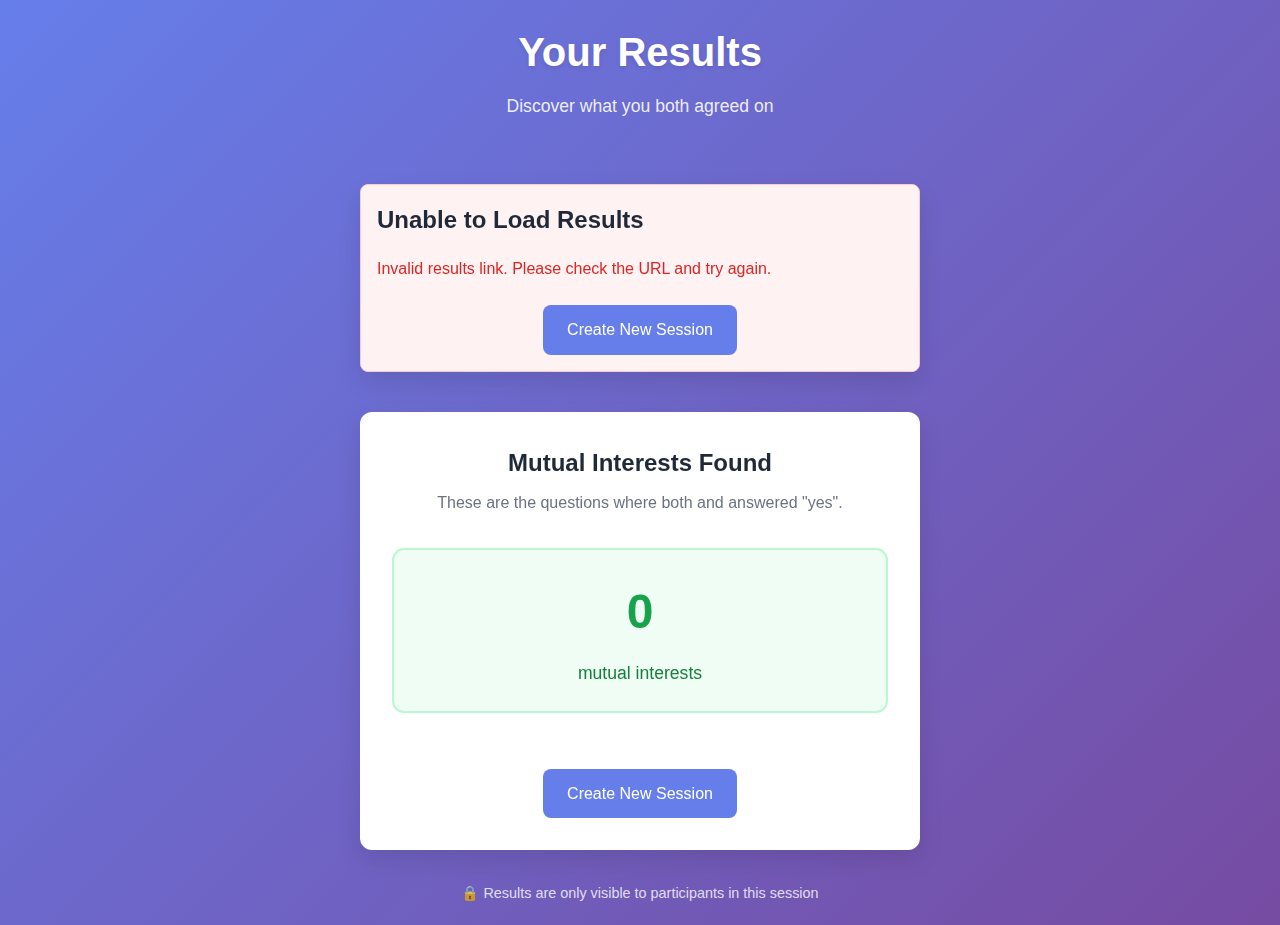
<file: results.html>
<!DOCTYPE html>
<html lang="en">
<head>
    <meta charset="UTF-8">
    <meta name="viewport" content="width=device-width, initial-scale=1.0">
    <title>Results - Anonymous Questionnaire Service</title>
    <link rel="stylesheet" href="/styles/main.css">
    <link rel="stylesheet" href="/styles/components.css">
</head>
<body>
    <div class="container">
        <header class="header">
            <h1 class="title">Your Results</h1>
            <p class="subtitle">Discover what you both agreed on</p>
        </header>

        <main class="main">
            <!-- Loading State -->
            <div id="loading" class="card loading">
                <div class="spinner"></div>
                <p>Loading results...</p>
            </div>

            <!-- Error State -->
            <div id="error" class="card error hidden">
                <h2>Unable to Load Results</h2>
                <p id="error-message" data-testid="error-message"></p>
                <div class="actions">
                    <a href="/" class="btn btn-primary">Create New Session</a>
                </div>
            </div>

            <!-- Results Display -->
            <div id="results" class="card hidden">
                <div class="results-header">
                    <h2>Mutual Interests Found</h2>
                    <p class="description">
                        These are the questions where both <span id="user1"></span> and 
                        <span id="user2"></span> answered "yes".
                    </p>
                </div>

                <!-- Match Count Summary -->
                <div id="summary" class="summary-section">
                    <div class="match-count">
                        <span id="match-count" data-testid="match-count">0</span>
                        <span class="match-label">mutual interests</span>
                    </div>
                </div>

                <!-- Results Container -->
                <div id="results-container" class="results-container" data-testid="results-container">
                    <!-- Results will be dynamically loaded here -->
                </div>

                <!-- No Matches State -->
                <div id="no-matches" class="no-matches hidden" data-testid="no-matches-message">
                    <h3>No Mutual Interests Found</h3>
                    <p>You didn't have any questions where both of you answered "yes".</p>
                    <p>This doesn't mean you're incompatible - perhaps you were just being cautious!</p>
                </div>

                <!-- Actions -->
                <div class="actions">
                    <a href="/" class="btn btn-primary">Create New Session</a>
                </div>
            </div>

        </main>

        <footer class="footer">
            <p class="privacy-notice">
                🔒 Results are only visible to participants in this session
            </p>
        </footer>
    </div>

    <script src="/scripts/results.js"></script>
</body>
</html>
</file>
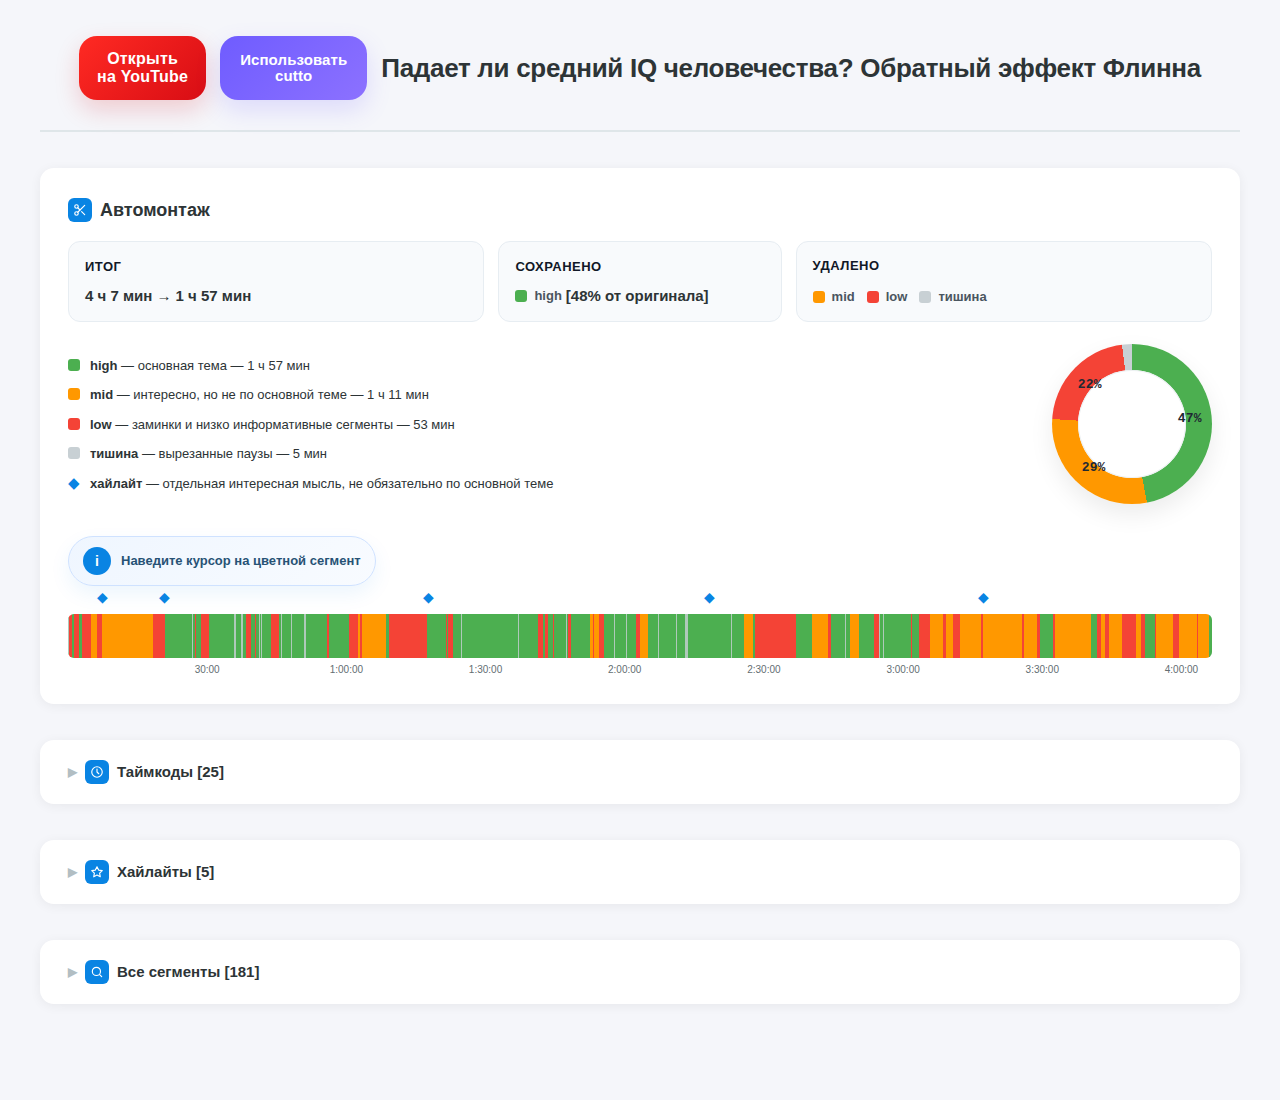
<file: examples/dashboard_alipov_flynn.html>
<!DOCTYPE html>
<html lang="ru">
<head>
<meta charset="UTF-8">
<meta name="viewport" content="width=device-width, initial-scale=1.0">
<title>Падает ли средний IQ человечества? Обратный эффект Флинна — Cutto Dashboard</title>
<script src="../assets/site-data.js"></script>
<script src="../assets/js/example-catalog.js"></script>
<style>
:root {
  --relevance-high-color: #4CAF50;
  --relevance-high-tooltip-color: #55efc4;
  --relevance-mid-color: #FF9800;
  --relevance-mid-tooltip-color: #fdcb6e;
  --relevance-low-color: #f44336;
  --relevance-low-tooltip-color: #ff7675;
  --silence-color: #c8d0d4;
}
  *, *::before, *::after { box-sizing: border-box; margin: 0; padding: 0; }
  body {
    font-family: 'Segoe UI', 'Helvetica Neue', Arial, sans-serif;
    background: #f5f6fa;
    color: #2d3436;
    line-height: 1.6;
    padding: 0;
    -webkit-font-smoothing: antialiased;
  }
  .container {
    max-width: 1400px;
    margin: 0 auto;
    padding: 30px 40px 60px;
  }
  .header {
    margin-bottom: 36px;
    padding-bottom: 24px;
    border-bottom: 2px solid #dfe6e9;
  }
  .header-row {
    display: flex;
    align-items: center;
    justify-content: center;
    gap: 14px;
    max-width: 100%;
    margin: 0 auto;
  }
  .header-main {
    min-width: 0;
    flex: 0 1 auto;
    max-width: 1100px;
    display: flex;
    align-items: center;
    min-height: 76px;
  }
  .header h1 {
    font-size: 26px;
    font-weight: 700;
    color: #2d3436;
    margin-bottom: 0;
    letter-spacing: -0.3px;
    line-height: 1.25;
  }
  .youtube-button {
    display: inline-flex;
    align-items: center;
    flex: 0 0 auto;
    min-height: 64px;
    padding: 12px 18px;
    border-radius: 18px;
    background: linear-gradient(135deg, #ff2a23, #d80d14);
    color: #fff;
    text-decoration: none;
    box-shadow: 0 10px 24px rgba(216,13,20,0.18);
    transition: transform 0.15s, filter 0.15s;
  }
  .youtube-button:hover {
    transform: translateY(-1px);
    filter: brightness(1.03);
  }
  .youtube-button-copy {
    display: flex;
    flex-direction: column;
    align-items: center;
    justify-content: center;
    line-height: 1.1;
    text-align: center;
  }
  .youtube-button-label {
    font-size: 16px;
    font-weight: 800;
    letter-spacing: 0.2px;
  }
  .header .badge {
    display: inline-flex;
    align-items: center;
    justify-content: center;
    flex: 0 0 auto;
    min-height: 64px;
    background: linear-gradient(135deg, #6f5cff, #8c71ff);
    color: #fff;
    font-size: 16px;
    font-weight: 800;
    padding: 12px 20px;
    border-radius: 18px;
    box-shadow: 0 10px 24px rgba(111,92,255,0.18);
    letter-spacing: 0.1px;
    text-decoration: none;
  }
  .header .badge:hover {
    filter: brightness(1.05);
  }
  .badge-copy {
    display: flex;
    flex-direction: column;
    align-items: center;
    justify-content: center;
    line-height: 1.1;
    text-align: center;
  }
  .badge-label {
    font-size: 15px;
    font-weight: 800;
    letter-spacing: 0.1px;
  }
  .section-title {
    font-size: 18px;
    font-weight: 700;
    color: #2d3436;
    margin-bottom: 16px;
    display: flex;
    align-items: center;
    gap: 8px;
  }
  .section-title .icon,
  .collapsible-details summary .icon {
    width: 24px;
    height: 24px;
    display: inline-flex;
    align-items: center;
    justify-content: center;
    border-radius: 6px;
    font-size: 13px;
    color: #fff;
    font-weight: 700;
  }
  .section-title .icon svg,
  .collapsible-details summary .icon svg {
    width: 14px;
    height: 14px;
    stroke: currentColor;
    fill: none;
    stroke-width: 2;
    stroke-linecap: round;
    stroke-linejoin: round;
  }
  .timeline-section {
    background: #fff;
    border-radius: 14px;
    padding: 28px 28px 20px;
    box-shadow: 0 2px 12px rgba(0,0,0,0.06);
    margin-bottom: 36px;
  }
  .timeline-header {
    margin-bottom: 16px;
  }
  .timeline-hover-hint {
    display: inline-flex;
    align-items: center;
    gap: 10px;
    margin-top: 12px;
    padding: 10px 14px;
    border: 1px solid #cfe2ff;
    border-radius: 999px;
    background: linear-gradient(135deg, #eff6ff 0%, #f8fbff 100%);
    color: #275275;
    font-size: 13px;
    font-weight: 600;
    line-height: 1.4;
    box-shadow: 0 8px 20px rgba(9,132,227,0.08);
  }
  .timeline-hover-hint .hint-icon {
    display: inline-flex;
    align-items: center;
    justify-content: center;
    width: 28px;
    height: 28px;
    border-radius: 50%;
    background: #0984e3;
    color: #fff;
    font-size: 14px;
    font-weight: 700;
    flex-shrink: 0;
    animation: hint-pulse 1.8s ease-in-out infinite;
  }
  .timeline-summary-row {
    display: grid;
    grid-template-columns: minmax(0, 1.25fr) minmax(0, 0.85fr) minmax(0, 1.25fr);
    gap: 14px;
    margin-bottom: 22px;
  }
  .timeline-summary-card {
    background: #f8fafc;
    border: 1px solid #e7edf2;
    border-radius: 12px;
    padding: 14px 16px;
    min-height: 68px;
    display: flex;
    flex-direction: column;
    align-items: flex-start;
    justify-content: center;
    gap: 8px;
  }
  .timeline-summary-card-tags {
    gap: 10px;
  }
  .timeline-summary-label {
    color: #111827;
    font-size: 13px;
    font-weight: 700;
    letter-spacing: 0.5px;
    text-transform: uppercase;
  }
  .timeline-summary-value {
    color: #2d3436;
    font-size: 15px;
    font-weight: 700;
    line-height: 1.35;
  }
  .timeline-summary-content {
    display: flex;
    align-items: center;
    flex-wrap: wrap;
    gap: 10px;
  }
  .timeline-summary-keep-group {
    display: inline-flex;
    align-items: center;
    flex-wrap: nowrap;
    gap: 4px;
  }
  .timeline-summary-metric {
    color: #2d3436;
    font-size: 15px;
    font-weight: 700;
    line-height: 1.35;
  }
  .timeline-summary-tags {
    display: flex;
    flex-wrap: wrap;
    gap: 8px 12px;
  }
  .timeline-summary-tag {
    display: inline-flex;
    align-items: center;
    gap: 7px;
    color: #4a5560;
    font-size: 13px;
    font-weight: 600;
  }
  .timeline-summary-tag .legend-dot {
    margin-top: 0;
  }
  .timeline-overview {
    display: flex;
    align-items: center;
    justify-content: space-between;
    gap: 24px;
    margin-bottom: 20px;
  }
  .timeline-legend {
    display: flex;
    flex-direction: column;
    gap: 10px;
    font-size: 13px;
    color: #2d3436;
    max-width: 520px;
    flex: 1 1 auto;
  }
  .legend-item {
    display: flex;
    align-items: flex-start;
    gap: 10px;
    line-height: 1.5;
  }
  .legend-dot {
    width: 12px;
    height: 12px;
    border-radius: 3px;
    display: inline-block;
    flex: 0 0 12px;
    margin-top: 3px;
  }
  .legend-highlight {
    color: #0984e3;
    font-size: 15px;
    line-height: 1;
    flex: 0 0 12px;
    margin-top: 1px;
  }
  .legend-text {
    color: #2d3436;
    font-size: 13px;
    font-weight: 400;
    line-height: 1.5;
  }
  .legend-name {
    color: #2d3436;
    font-weight: 700;
  }
  .timeline-wrapper {
    position: relative;
    width: 100%;
    margin-bottom: 6px;
  }
  .timeline-pie-wrap {
    display: flex;
    justify-content: flex-end;
    flex: 0 0 auto;
  }
  .timeline-pie-chart {
    width: 160px;
    height: 160px;
    border-radius: 50%;
    position: relative;
    box-shadow: 0 10px 24px rgba(0,0,0,0.08);
  }
  .timeline-pie-label {
    position: absolute;
    z-index: 1;
    transform: translate(-50%, -50%);
    color: #1f2933;
    font-size: 13px;
    font-weight: 700;
    font-family: 'SF Mono', 'Consolas', monospace;
    letter-spacing: 0.1px;
    pointer-events: none;
  }
  .timeline-pie-label-dark {
    color: #1f2933;
  }
  .timeline-pie-chart::after {
    content: '';
    position: absolute;
    inset: 26px;
    border-radius: 50%;
    background: #fff;
    box-shadow: inset 0 0 0 1px #edf1f3;
    z-index: 0;
  }
  .highlight-markers {
    position: relative;
    height: 24px;
    margin-bottom: 4px;
  }
  .highlight-marker {
    position: absolute;
    transform: translateX(-50%);
    color: #0984e3;
    font-size: 14px;
    cursor: pointer;
    z-index: 5;
    transition: transform 0.15s;
    line-height: 1;
    top: 4px;
  }
  .highlight-marker:hover {
    transform: translateX(-50%) scale(1.4);
  }
  .timeline-bar {
    position: relative;
    height: 44px;
    background: #ecf0f1;
    border-radius: 6px;
    overflow: hidden;
    cursor: crosshair;
    transition: box-shadow 0.18s ease, transform 0.18s ease;
  }
  .timeline-wrapper:hover .timeline-bar {
    box-shadow: inset 0 0 0 1px rgba(9,132,227,0.18), 0 0 0 4px rgba(9,132,227,0.08);
    transform: translateY(-1px);
  }
  .timeline-segment {
    position: absolute;
    top: 0;
    height: 100%;
    transition: opacity 0.15s;
  }
  .timeline-segment:hover {
    opacity: 0.85;
  }
  .timeline-segment.relevance-HIGH { background: var(--relevance-high-color); }
  .timeline-segment.relevance-MID { background: var(--relevance-mid-color); }
  .timeline-segment.relevance-LOW { background: var(--relevance-low-color); }
  .timeline-silence {
    position: absolute;
    top: 0;
    height: 100%;
    background: var(--silence-color);
    opacity: 0.8;
    pointer-events: none;
  }
  .timeline-cut {
    position: absolute;
    top: 0;
    height: 100%;
    pointer-events: none;
  }
  .time-ruler {
    position: relative;
    height: 16px;
    margin-top: 4px;
  }
  .time-ruler-mark {
    position: absolute;
    transform: translateX(-50%);
    font-size: 10px;
    color: #636e72;
    font-weight: 500;
  }
  .timeline-tooltip {
    display: none;
    position: fixed;
    background: #2d3436;
    color: #fff;
    padding: 10px 14px;
    border-radius: 8px;
    font-size: 12px;
    max-width: 340px;
    z-index: 1000;
    pointer-events: none;
    box-shadow: 0 4px 16px rgba(0,0,0,0.25);
    line-height: 1.5;
  }
  .timeline-tooltip .tt-title {
    font-weight: 700;
    margin-bottom: 4px;
    font-size: 13px;
  }
  .timeline-tooltip .tt-why {
    font-weight: 700;
    margin-top: 2px;
  }
  .timeline-tooltip .tt-why.HIGH { color: var(--relevance-high-tooltip-color); }
  .timeline-tooltip .tt-why.MID { color: var(--relevance-mid-tooltip-color); }
  .timeline-tooltip .tt-why.LOW { color: var(--relevance-low-tooltip-color); }
  .timeline-tooltip .tt-explanation {
    font-size: 12px;
    margin-top: 2px;
    white-space: normal;
    word-break: break-word;
  }
  .timeline-tooltip .tt-time {
    color: #b2bec3;
    font-size: 11px;
    margin-top: 4px;
  }
  @keyframes hint-pulse {
    0%, 100% {
      transform: scale(1);
      box-shadow: 0 0 0 0 rgba(9,132,227,0.24);
    }
    50% {
      transform: scale(1.06);
      box-shadow: 0 0 0 8px rgba(9,132,227,0);
    }
  }
  .chapters-section,
  .highlights-section,
  .segments-section {
    margin-bottom: 36px;
  }
  .details-body {
    padding: 0 28px 24px;
  }
  .chapters-table-wrap {
    overflow-x: auto;
  }
  .chapter-time {
    font-size: 13px;
    font-weight: 600;
    color: #0984e3;
    font-family: 'SF Mono', 'Consolas', monospace;
    line-height: 1.3;
  }
  .chapter-duration {
    display: inline-flex;
    align-items: center;
    border-radius: 999px;
    padding: 2px 9px;
    background: #eef6ff;
    border: 1px solid #d5e7ff;
    color: #0864aa;
    font-size: 11px;
    font-weight: 700;
    font-family: 'SF Mono', 'Consolas', monospace;
    letter-spacing: 0.1px;
  }
  .chapter-empty {
    color: #b2bec3;
    font-size: 13px;
    padding: 6px 0;
  }
  .highlights-grid {
    display: grid;
    grid-template-columns: repeat(3, 1fr);
    gap: 16px;
  }
  .highlight-card {
    background: #fff;
    border-radius: 12px;
    padding: 20px;
    box-shadow: 0 2px 8px rgba(0,0,0,0.06);
    border-left: 4px solid #0984e3;
    transition: box-shadow 0.2s;
  }
  .highlight-card:hover {
    box-shadow: 0 4px 16px rgba(0,0,0,0.10);
  }
  .highlight-card .hl-title {
    font-size: 14px;
    font-weight: 700;
    color: #2d3436;
    line-height: 1.4;
  }
  .highlight-card .hl-title + .hl-meta {
    margin-top: 8px;
  }
  .highlight-card .hl-desc {
    font-size: 12px;
    color: #636e72;
    line-height: 1.5;
    margin-top: 10px;
  }
  .highlight-card .hl-meta {
    display: flex;
    align-items: center;
    flex-wrap: wrap;
    gap: 8px;
  }
  .highlight-card .hl-source {
    font-size: 11px;
    color: #0984e3;
    font-weight: 600;
    font-family: 'SF Mono', 'Consolas', monospace;
  }
  .highlight-card .hl-tags {
    margin-top: 10px;
    display: flex;
    flex-wrap: wrap;
    gap: 6px;
  }
  .highlight-card .hl-tag {
    display: inline-flex;
    align-items: center;
    border-radius: 999px;
    padding: 3px 8px;
    background: #eef6ff;
    border: 1px solid #d5e7ff;
    color: #0864aa;
    font-size: 11px;
    font-weight: 600;
    line-height: 1.2;
  }
  .collapsible-details {
    background: #fff;
    border-radius: 14px;
    box-shadow: 0 2px 12px rgba(0,0,0,0.06);
    overflow: hidden;
  }
  .collapsible-details summary {
    padding: 20px 28px;
    cursor: pointer;
    font-size: 15px;
    font-weight: 600;
    color: #2d3436;
    display: flex;
    align-items: center;
    gap: 8px;
    user-select: none;
    list-style: none;
    transition: background 0.15s;
  }
  .collapsible-details summary:hover {
    background: #f5f6fa;
  }
  .collapsible-details summary::-webkit-details-marker { display: none; }
  .collapsible-details summary .arrow {
    transition: transform 0.2s;
    font-size: 12px;
    color: #b2bec3;
  }
  .collapsible-details[open] summary .arrow {
    transform: rotate(90deg);
  }
  .segments-table-wrap {
    padding: 0 28px 20px;
    overflow-x: auto;
  }
  .segments-table {
    width: 100%;
    border-collapse: collapse;
    font-size: 13px;
  }
  .segments-table th {
    text-align: left;
    padding: 10px 12px;
    font-weight: 600;
    color: #636e72;
    border-bottom: 2px solid #dfe6e9;
    font-size: 11px;
    text-transform: uppercase;
    letter-spacing: 0.5px;
    white-space: nowrap;
  }
  .segments-table td {
    padding: 8px 12px;
    border-bottom: 1px solid #f0f0f0;
    vertical-align: top;
  }
  .segments-table tr:last-child td {
    border-bottom: none;
  }
  .segments-table tr:hover td {
    background: #f9f9fb;
  }
  .relevance-badge {
    display: inline-block;
    padding: 2px 8px;
    border-radius: 4px;
    font-size: 11px;
    font-weight: 700;
    color: #fff;
    text-transform: uppercase;
    letter-spacing: 0.3px;
  }
  .relevance-badge.HIGH { background: var(--relevance-high-color); }
  .relevance-badge.MID { background: var(--relevance-mid-color); }
  .relevance-badge.LOW { background: var(--relevance-low-color); }
  .col-time { white-space: nowrap; }
  .col-time .chapter-time { font-size: 12px; }
  .col-dur { white-space: nowrap; text-align: right; }
  .col-dur .chapter-duration { justify-content: center; }
  .col-rel { white-space: nowrap; text-align: center; }
  .col-desc { line-height: 1.5; }
  #timecodesTable th.col-time,
  #timecodesTable td.col-time,
  #timecodesTable th.col-dur,
  #timecodesTable td.col-dur {
    width: 1%;
    white-space: nowrap;
  }
  #timecodesTable th.col-dur,
  #timecodesTable td.col-dur {
    text-align: center;
  }
  #timecodesTable .col-dur .chapter-duration {
    margin: 0 auto;
  }
  @media (max-width: 900px) {
    .header-row { flex-direction: column; align-items: stretch; gap: 12px; }
    .youtube-button, .header .badge { justify-content: center; }
    .header-main { width: 100%; }
    .timeline-hover-hint { display: flex; width: 100%; border-radius: 16px; align-items: flex-start; }
    .timeline-summary-row { grid-template-columns: 1fr; }
    .timeline-overview { flex-direction: column; align-items: flex-start; }
    .timeline-legend { max-width: none; }
    .timeline-pie-wrap { justify-content: flex-start; }
    .highlights-grid { grid-template-columns: 1fr; }
    .container { padding: 16px; }
  }
</style>
</head>
<body data-example-id="alipov_flynn">
<div class="container">

  <header class="header">
    <div class="header-row">
      <a class="youtube-button" href="#" target="_blank" rel="noopener noreferrer" data-example-playlist-link hidden>
        <span class="youtube-button-copy">
          <span class="youtube-button-label">Открыть</span>
          <span class="youtube-button-label">на YouTube</span>
        </span>
      </a>
      <a class="badge" href="https://usecutto.app/" target="_blank" rel="noopener noreferrer">
        <span class="badge-copy">
          <span class="badge-label">Использовать</span>
          <span class="badge-label">cutto</span>
        </span>
      </a>
      <div class="header-main">
        <h1>Падает ли средний IQ человечества? Обратный эффект Флинна</h1>
      </div>
    </div>
  </header>

  <div class="timeline-section">
    <div class="timeline-header">
      <div class="section-title" style="margin-bottom:0">
        <span class="icon icon-scissors" style="background:#0984e3;"><svg viewBox="0 0 24 24" aria-hidden="true"><circle cx="6" cy="6" r="3"></circle><circle cx="6" cy="18" r="3"></circle><path d="M8.12 8.12 12 12"></path><path d="M20 4 8.12 15.88"></path><path d="M14.8 14.8 20 20"></path></svg></span>
        Автомонтаж
      </div>
    </div>
    <div class="timeline-summary-row">
      <div class="timeline-summary-card">
        <div class="timeline-summary-label">Итог</div>
        <div class="timeline-summary-value">4 ч 7 мин → 1 ч 57 мин</div>
      </div>
      <div class="timeline-summary-card">
        <div class="timeline-summary-label">Сохранено</div>
        <div class="timeline-summary-content">
          <span class="timeline-summary-keep-group"><span class="timeline-summary-tag"><span class="legend-dot" style="background:#4CAF50;"></span>high</span><span class="timeline-summary-metric">[48% от оригинала]</span></span>
        </div>
      </div>
      <div class="timeline-summary-card timeline-summary-card-tags">
        <div class="timeline-summary-label">Удалено</div>
        <div class="timeline-summary-tags">
          <span class="timeline-summary-tag"><span class="legend-dot" style="background:#FF9800;"></span>mid</span><span class="timeline-summary-tag"><span class="legend-dot" style="background:#f44336;"></span>low</span><span class="timeline-summary-tag"><span class="legend-dot" style="background:#c8d0d4;"></span>тишина</span>
        </div>
      </div>
    </div>
    <div class="timeline-overview">
      <div class="timeline-legend">
        <div class="legend-item"><span class="legend-dot" style="background:#4CAF50;"></span><span class="legend-text"><span class="legend-name">high</span> — основная тема — 1 ч 57 мин</span></div><div class="legend-item"><span class="legend-dot" style="background:#FF9800;"></span><span class="legend-text"><span class="legend-name">mid</span> — интересно, но не по основной теме — 1 ч 11 мин</span></div><div class="legend-item"><span class="legend-dot" style="background:#f44336;"></span><span class="legend-text"><span class="legend-name">low</span> — заминки и низко информативные сегменты — 53 мин</span></div><div class="legend-item"><span class="legend-dot" style="background:#c8d0d4;"></span><span class="legend-text"><span class="legend-name">тишина</span> — вырезанные паузы — 5 мин</span></div><div class="legend-item"><span class="legend-highlight">&#9670;</span><span class="legend-text"><span class="legend-name">хайлайт</span> — отдельная интересная мысль, не обязательно по основной теме</span></div>
      </div>
      <div class="timeline-pie-wrap">
        <div class="timeline-pie-chart" style="background: conic-gradient(#4CAF50 0% 47%, #FF9800 47% 76%, #f44336 76% 98%, #c8d0d4 98% 100%);" title="Распределение high / mid / low / тишина">
          <span class="timeline-pie-label" style="left:137.7px; top:74.5px;">47%</span><span class="timeline-pie-label" style="left:41.6px; top:123.5px;">29%</span><span class="timeline-pie-label" style="left:37.7px; top:40.3px;">22%</span>
        </div>
      </div>
    </div>
    <div class="timeline-hover-hint">
      <span class="hint-icon">i</span>
      <span>Наведите курсор на цветной сегмент</span>
    </div>
    <div class="timeline-wrapper">
      <div class="highlight-markers" id="highlightMarkers"></div>
      <div class="timeline-bar" id="timelineBar"></div>
      <div class="time-ruler" id="timeRuler"></div>
    </div>
  </div>
  <div class="timeline-tooltip" id="tooltip"></div>

  <div class="chapters-section">
    <details class="collapsible-details">
      <summary>
        <span class="arrow">&#9654;</span>
        <span class="icon icon-clock" style="background:#0984e3;"><svg viewBox="0 0 24 24" aria-hidden="true"><circle cx="12" cy="12" r="9"></circle><path d="M12 7v5l3 3"></path></svg></span>
        Таймкоды [25]
      </summary>
      <div class="details-body">
        <div class="chapters-table-wrap">
          <table class="segments-table" id="timecodesTable">
            <thead>
              <tr>
                <th class="col-time">Время</th>
                <th class="col-dur">Длительность</th>
                <th class="col-desc">Описание</th>
              </tr>
            </thead>
            <tbody id="chaptersBody"></tbody>
          </table>
          <div class="chapter-empty" id="chaptersEmpty" hidden>Нет таймкодов</div>
        </div>
      </div>
    </details>
  </div>

  <div class="highlights-section">
    <details class="collapsible-details">
      <summary>
        <span class="arrow">&#9654;</span>
        <span class="icon icon-star" style="background:#0984e3;"><svg viewBox="0 0 24 24" aria-hidden="true"><path d="m12 3 2.8 5.7 6.2.9-4.5 4.4 1.1 6.2L12 17.2 6.4 20.2l1.1-6.2L3 9.6l6.2-.9L12 3Z"></path></svg></span>
        Хайлайты [5]
      </summary>
      <div class="details-body">
        <div class="highlights-grid" id="highlightsGrid"></div>
      </div>
    </details>
  </div>

  <div class="segments-section">
    <details class="collapsible-details">
      <summary>
        <span class="arrow">&#9654;</span>
        <span class="icon icon-search" style="background:#0984e3;"><svg viewBox="0 0 24 24" aria-hidden="true"><circle cx="11" cy="11" r="7"></circle><path d="m20 20-3.5-3.5"></path></svg></span>
        Все сегменты [181]
      </summary>
      <div class="segments-table-wrap">
        <table class="segments-table" id="segmentsTable">
          <thead>
            <tr>
              <th class="col-time">Время</th>
              <th class="col-dur">Длительность</th>
              <th class="col-rel">Релевантность</th>
              <th class="col-desc">Описание</th>
            </tr>
          </thead>
          <tbody id="segmentsBody"></tbody>
        </table>
      </div>
    </details>
  </div>

</div>

<script>
const TOTAL_DURATION = 14795.0;
const SHORTENED_DURATION = 7032.1;
const segments = [{"start": 0.0, "end": 17.2, "dur": 17.2, "desc": "Приветствие зрителей и анонс темы стрима про IQ и эффект Флинна", "relevance": "HIGH", "relevanceExplained": "Первое приветствие стрима и анонс основной темы эфира - всегда HIGH", "startTime": "00:00", "endTime": "00:17"}, {"start": 17.2, "end": 36.2, "dur": 19.0, "desc": "Приветствие зрителей и анонс темы стрима про IQ и эффект Флинна", "relevance": "LOW", "relevanceExplained": "Проверка связи", "startTime": "00:17", "endTime": "00:36"}, {"start": 36.2, "end": 48.5, "dur": 12.3, "desc": "Вопрос к зрителям о делах и приветствие знакомых лиц", "relevance": "LOW", "relevanceExplained": "Фатическое общение без информационной ценности", "startTime": "00:36", "endTime": "00:49"}, {"start": 48.5, "end": 76.2, "dur": 27.7, "desc": "Представление автора: Владимир Алипов - врач и популяризатор нейробиологии", "relevance": "HIGH", "relevanceExplained": "Представление автора важно для новых зрителей и имеет долгосрочную ценность", "startTime": "00:49", "endTime": "01:16"}, {"start": 76.2, "end": 145.8, "dur": 69.6, "desc": "Объяснение формата стрима: чат, донаты, лайки и поддержка канала", "relevance": "LOW", "relevanceExplained": "Служебная информация о формате трансляции - быстро теряет ценность", "startTime": "01:16", "endTime": "02:26"}, {"start": 145.8, "end": 182.4, "dur": 36.6, "desc": "Анонс темы: обратный эффект Флинна и структура стрима", "relevance": "HIGH", "relevanceExplained": "Прямое описание основной темы эфира - обратный эффект Флинна и поглупение человечества", "startTime": "02:26", "endTime": "03:02"}, {"start": 182.4, "end": 214.6, "dur": 32.2, "desc": "Реклама архива трансляций на канале", "relevance": "LOW", "relevanceExplained": "Служебная самопромо-информация о вкладке «Трансляции» без содержательной ценности", "startTime": "03:02", "endTime": "03:35"}, {"start": 214.6, "end": 235.0, "dur": 20.4, "desc": "Ответы на короткие реплики чата (самолёт, тестостерон, прошлый стрим)", "relevance": "LOW", "relevanceExplained": "Реплики без содержательной ценности - обрывочные ответы на чат", "startTime": "03:35", "endTime": "03:55"}, {"start": 235.0, "end": 294.2, "dur": 59.3, "desc": "Техническая пауза: публикация анонса в телеграм-канал и ожидание зрителей", "relevance": "LOW", "relevanceExplained": "Служебный блок - настройка и ожидание аудитории", "startTime": "03:55", "endTime": "04:54"}, {"start": 294.2, "end": 351.7, "dur": 57.5, "desc": "Приветствие зрителей и рассуждение о самооценке когнитивных способностей", "relevance": "MID", "relevanceExplained": "Интересное замечание о том что большинство людей считают себя чуть выше среднего по IQ - косвенно связано с темой но не является основным содержанием", "startTime": "04:54", "endTime": "05:52"}, {"start": 351.7, "end": 375.3, "dur": 23.6, "desc": "Ответ на вопрос из чата про безопасное количество энергетиков в неделю", "relevance": "MID", "relevanceExplained": "Содержательный ответ на медицинский вопрос но не по основной теме", "startTime": "05:52", "endTime": "06:15"}, {"start": 375.3, "end": 441.6, "dur": 66.3, "desc": "Зачитывание доната Данилы про добрые поступки и техническая настройка DonationAlerts", "relevance": "LOW", "relevanceExplained": "Техническая настройка отображения донатов перемежается с зачитыванием вопроса", "startTime": "06:15", "endTime": "07:22"}, {"start": 441.6, "end": 528.1, "dur": 86.5, "desc": "Ответ на донат про добрые поступки: эволюционный механизм родственного отбора", "relevance": "MID", "relevanceExplained": "Содержательное объяснение эволюционной биологии альтруизма - интересно но не относится к основной теме эффекта Флинна", "startTime": "07:22", "endTime": "08:48"}, {"start": 528.1, "end": 572.4, "dur": 44.3, "desc": "Вторая теория альтруизма: репутационный механизм и социальный успех", "relevance": "MID", "relevanceExplained": "Продолжение содержательного ответа про эволюцию альтруизма - вторая гипотеза (репутация)", "startTime": "08:48", "endTime": "09:32"}, {"start": 572.4, "end": 721.3, "dur": 148.9, "desc": "Забавная история про парня из провинции как иллюстрация репутационного механизма", "relevance": "MID", "relevanceExplained": "Развлекательная иллюстрация репутационного механизма - не по основной теме но яркий пример", "startTime": "09:32", "endTime": "12:01"}, {"start": 721.3, "end": 906.3, "dur": 185.0, "desc": "Возврат к теории: механизм репутации в малых группах vs современный мегаполис", "relevance": "MID", "relevanceExplained": "Содержательное рассуждение о том как эволюционный механизм репутации работает как баг в современном обществе", "startTime": "12:01", "endTime": "15:06"}, {"start": 906.3, "end": 1027.4, "dur": 121.1, "desc": "Обратная сторона репутационного механизма: мошенники в больших городах", "relevance": "MID", "relevanceExplained": "Интересное рассуждение об эволюционной лазейке для мошенников в крупных популяциях", "startTime": "15:06", "endTime": "17:07"}, {"start": 1027.4, "end": 1097.2, "dur": 69.8, "desc": "Завершение мысли о биологии альтруизма: хорошие поступки не перестают быть хорошими из-за наличия эволюционных механизмов. Биология не отвечает на вопрос что хорошо а что плохо", "relevance": "MID", "relevanceExplained": "Содержательная мысль о соотношении биологии и морали но не относится к основной теме эфира (эффект Флинна и IQ)", "startTime": "17:07", "endTime": "18:17"}, {"start": 1097.2, "end": 1120.2, "dur": 23.0, "desc": "Ответ на вопрос из чата о том что важнее - люди или природа Земли", "relevance": "LOW", "relevanceExplained": "Очень краткий и поверхностный ответ на абстрактный вопрос без содержательного развития мысли", "startTime": "18:17", "endTime": "18:40"}, {"start": 1120.2, "end": 1158.0, "dur": 37.8, "desc": "Призыв поставить лайки трансляции и проверка количества зрителей", "relevance": "LOW", "relevanceExplained": "Служебный блок про лайки и количество зрителей - информация быстро теряет ценность", "startTime": "18:40", "endTime": "19:18"}, {"start": 1158.0, "end": 1248.0, "dur": 90.0, "desc": "Анонс очной лекции про нейробиологию боли в Санкт-Петербурге и демонстрация подаренного музыкального инструмента калимбы", "relevance": "LOW", "relevanceExplained": "Информация о конкретном мероприятии быстро теряет актуальность. Рассказ о подарке - личный момент без информационной ценности", "startTime": "19:18", "endTime": "20:48"}, {"start": 1248.0, "end": 1260.1, "dur": 12.0, "desc": "Реплики в чате про калимбу и пауза", "relevance": "LOW", "relevanceExplained": "Технические/служебные реплики без содержательной информации", "startTime": "20:48", "endTime": "21:00"}, {"start": 1260.1, "end": 1284.6, "dur": 24.5, "desc": "Начало лекции: объявление темы - эффект Флинна и обратный эффект Флинна. Ссылка на плейлист «Нейробиология ума и глупости»", "relevance": "HIGH", "relevanceExplained": "Прямое введение в основную тему эфира с указанием контекста предыдущих материалов", "startTime": "21:00", "endTime": "21:25"}, {"start": 1284.6, "end": 1401.4, "dur": 116.8, "desc": "Вводная часть лекции: почему измерение интеллекта важно - когнитивные способности как ключевой фактор успеха. История возникновения идеи измерения интеллекта начиная с Испанской империи XVI века", "relevance": "HIGH", "relevanceExplained": "Ключевая вводная часть лекции - объясняет мотивацию измерения интеллекта и даёт исторический контекст", "startTime": "21:25", "endTime": "23:21"}, {"start": 1401.4, "end": 1513.0, "dur": 111.6, "desc": "История создания IQ-теста: от теста Симона-Бине для французских школьников до Стэнфорд-Бине и теста Векслера. IQ как лучший предиктор успеха - образование, заработок, продолжительность жизни и экономическое развитие стран", "relevance": "HIGH", "relevanceExplained": "Центральная информация лекции - история IQ-тестов и их предсказательная сила. Развенчание мифа о нацистском происхождении IQ-тестов", "startTime": "23:21", "endTime": "25:13"}, {"start": 1513.0, "end": 1613.3, "dur": 100.3, "desc": "Описание эффекта Флинна: рост IQ на протяжении XX века примерно на 3 балла за десятилетие и обнаружение обратного эффекта - снижения IQ в конце 90-х", "relevance": "HIGH", "relevanceExplained": "Ядро лекции - описание самого эффекта Флинна и его обратной формы", "startTime": "25:13", "endTime": "26:53"}, {"start": 1613.3, "end": 1646.5, "dur": 33.2, "desc": "Объяснение названия: эффект назван в честь Джеймса Флинна который обнаружил рост IQ в 70-80-е годы XX века", "relevance": "HIGH", "relevanceExplained": "Продолжение ключевой темы - атрибуция открытия", "startTime": "26:53", "endTime": "27:27"}, {"start": 1646.5, "end": 1661.5, "dur": 15.0, "desc": "Автор ищет и показывает иллюстрацию графика эффекта Флинна", "relevance": "LOW", "relevanceExplained": "Техническая пауза - автор ищет и выводит на экран картинку", "startTime": "27:27", "endTime": "27:42"}, {"start": 1661.5, "end": 1689.0, "dur": 27.5, "desc": "Комментарий к графику: рост IQ до середины 80-90-х и последующее снижение. Ссылка на телеграм-канал", "relevance": "HIGH", "relevanceExplained": "Визуальное подкрепление основной темы лекции с описанием графика", "startTime": "27:42", "endTime": "28:09"}, {"start": 1689.0, "end": 1726.1, "dur": 37.1, "desc": "Рассказ о выступлении учёного Хорварда перед Конгрессом США: его представили как нейробиолога в области образования но он давно не занимается наукой и ведёт бизнес-политическую организацию", "relevance": "HIGH", "relevanceExplained": "Важный контекст для критического анализа источника заявлений о снижении IQ - проверка квалификации спикера", "startTime": "28:09", "endTime": "28:46"}, {"start": 1726.1, "end": 1821.9, "dur": 95.8, "desc": "Автор открывает и настраивает отображение статьи из Daily Mail на экране", "relevance": "LOW", "relevanceExplained": "Техническая пауза - открытие и настройка отображения статьи", "startTime": "28:46", "endTime": "30:22"}, {"start": 1821.9, "end": 1904.1, "dur": 82.2, "desc": "Пересказ заявлений Хорварда: поколение Z - первое поколение с снижающимся интеллектом. Причина - подростки проводят половину времени глядя в экран телефона плюс использование цифровых технологий в образовании", "relevance": "HIGH", "relevanceExplained": "Ключевое содержание обсуждаемого заявления перед Конгрессом - центральный тезис который далее будет критически разобран", "startTime": "30:22", "endTime": "31:44"}, {"start": 1904.1, "end": 1941.3, "dur": 37.1, "desc": "Продолжение тезисов Хорварда: снижение когнитивных способностей связано не с биологией а с использованием телефонов и соцсетей в школах. Упоминание аналогии с «клиповым мышлением»", "relevance": "HIGH", "relevanceExplained": "Продолжение изложения центрального тезиса - причины снижения IQ по мнению Хорварда", "startTime": "31:44", "endTime": "32:21"}, {"start": 1941.3, "end": 2101.5, "dur": 160.2, "desc": "Предложение Хорварда о запрете цифровых устройств в школах. Контекст: проект «цифровая пауза» во Франции и инициатива Макрона. Описание эксперимента по изъятию смартфонов у школьников", "relevance": "HIGH", "relevanceExplained": "Описание практических последствий обсуждаемых тезисов - реальные законодательные инициативы по запрету смартфонов в школах", "startTime": "32:21", "endTime": "35:01"}, {"start": 2101.5, "end": 2176.1, "dur": 74.7, "desc": "Интерактивный вопрос к аудитории: вредят ли смартфоны подросткам вообще - не только в школе но и дома", "relevance": "HIGH", "relevanceExplained": "Переходный блок к критическому анализу - автор формулирует ключевой вопрос для дальнейшего разбора", "startTime": "35:01", "endTime": "36:16"}, {"start": 2176.1, "end": 2243.4, "dur": 67.3, "desc": "Гипотеза о негативном влиянии смартфонов: постоянная стимуляция приводит к неспособности концентрироваться и необходимости геймифицировать образование", "relevance": "HIGH", "relevanceExplained": "Прямое отношение к основной теме эфира - мифы о снижении IQ из-за смартфонов и соцсетей", "startTime": "36:16", "endTime": "37:23"}, {"start": 2243.4, "end": 2303.0, "dur": 59.6, "desc": "Контраргумент: снижение IQ наблюдалось до массового распространения смартфонов - поколение зуммеров не так много сидело в смартфонах", "relevance": "HIGH", "relevanceExplained": "Ключевой контраргумент к теории Хорвата - прямое отношение к основной теме эфира", "startTime": "37:23", "endTime": "38:23"}, {"start": 2303.0, "end": 2342.2, "dur": 39.2, "desc": "Реплики из чата: излучение смартфонов и перевес \"тупых\" над \"умными\"", "relevance": "LOW", "relevanceExplained": "Короткие обрывочные реплики из чата без развёрнутого ответа автора не несут самостоятельной ценности", "startTime": "38:23", "endTime": "39:02"}, {"start": 2342.2, "end": 2362.2, "dur": 20.0, "desc": "Результаты голосования в чате - 50 на 50", "relevance": "LOW", "relevanceExplained": "Служебный момент стрима - обсуждение результатов голосования быстро теряет ценность", "startTime": "39:02", "endTime": "39:22"}, {"start": 2362.2, "end": 2416.3, "dur": 54.1, "desc": "Начало разбора научных данных: обратный эффект Флинна существует но его масштаб сильно различается между странами (0.38 балла в Норвегии vs 8 баллов в Эстонии)", "relevance": "HIGH", "relevanceExplained": "Прямое отношение к основной теме - фактические данные об обратном эффекте Флинна", "startTime": "39:22", "endTime": "40:16"}, {"start": 2416.3, "end": 2436.4, "dur": 20.1, "desc": "Поиск иллюстрации для показа", "relevance": "LOW", "relevanceExplained": "Техническая пауза - автор ищет картинку", "startTime": "40:16", "endTime": "40:36"}, {"start": 2436.4, "end": 2538.4, "dur": 102.0, "desc": "Анализ данных по США: статья в Intelligence о проекте SAPA (2006-2018) показывает снижение когнитивных способностей и у мужчин и у женщин - опровержение гипотезы про тестостерон", "relevance": "HIGH", "relevanceExplained": "Разбор конкретной научной статьи по основной теме с опровержением побочной гипотезы про тестостерон", "startTime": "40:36", "endTime": "42:18"}, {"start": 2538.4, "end": 2611.6, "dur": 73.2, "desc": "Ключевая оговорка: изменения IQ в США ничтожно малы (0.00009 стандартного отклонения в год) - катастрофическая картинка на превью не соответствует реальности для США", "relevance": "HIGH", "relevanceExplained": "Центральный аргумент лекции - разоблачение преувеличения масштаба проблемы", "startTime": "42:18", "endTime": "43:32"}, {"start": 2611.6, "end": 2624.0, "dur": 12.4, "desc": "Анонс ключевой идеи: не все когнитивные функции снижаются - это будет главная тема стрима", "relevance": "HIGH", "relevanceExplained": "Автор сам выделяет это как ключевую историю стрима", "startTime": "43:32", "endTime": "43:44"}, {"start": 2624.0, "end": 2730.7, "dur": 106.8, "desc": "Техническая подготовка: автор ищет и настраивает отображение картинок и окон", "relevance": "LOW", "relevanceExplained": "Чисто технические действия без содержательной информации", "startTime": "43:44", "endTime": "45:31"}, {"start": 2730.7, "end": 2996.2, "dur": 265.4, "desc": "Объяснение G-фактора: все когнитивные способности взаимосвязаны - Спирман и факторный анализ. IQ как способ измерения G-фактора но не тождественный ему", "relevance": "HIGH", "relevanceExplained": "Фундаментальное объяснение концепции G-фактора необходимо для понимания дальнейшего аргумента о разнонаправленности изменений", "startTime": "45:31", "endTime": "49:56"}, {"start": 2996.2, "end": 3175.6, "dur": 179.4, "desc": "Применение G-фактора к эффекту Флинна: если G растёт - все способности должны расти вместе и если G падает - все должны падать", "relevance": "HIGH", "relevanceExplained": "Логический мост между концепцией G-фактора и парадоксом разнонаправленных изменений - ядро аргументации", "startTime": "49:56", "endTime": "52:56"}, {"start": 3175.6, "end": 3295.3, "dur": 119.7, "desc": "Разбор данных по США (2006-2018): вербальные задачи и память снизились но пространственное 3D-мышление улучшилось - внутреннее противоречие опровергающее простые объяснения", "relevance": "HIGH", "relevanceExplained": "Ключевые эмпирические данные показывающие разнонаправленность изменений - центральный аргумент лекции", "startTime": "52:56", "endTime": "54:55"}, {"start": 3295.3, "end": 3346.1, "dur": 50.8, "desc": "Интерпретация: разнонаправленность изменений означает что нельзя объяснить снижение IQ одним простым фактором вроде соцсетей", "relevance": "HIGH", "relevanceExplained": "Главный вывод из представленных данных - опровержение упрощённых объяснений", "startTime": "54:55", "endTime": "55:46"}, {"start": 3346.1, "end": 3374.4, "dur": 28.3, "desc": "Пауза и реплика из чата про палку похожую на свиток телепортации", "relevance": "LOW", "relevanceExplained": "Нерелевантная шутка из чата между содержательными блоками", "startTime": "55:46", "endTime": "56:14"}, {"start": 3374.4, "end": 3532.7, "dur": 158.2, "desc": "Разнообразие трендов эффекта Флинна в разных странах: в одних снижение выражено, в других слабое, в третьих рост продолжается, что опровергает связь с технологиями", "relevance": "HIGH", "relevanceExplained": "Это ключевой аргумент основной темы - отсутствие единого тренда снижения IQ и невозможность объяснить его влиянием технологий", "startTime": "56:14", "endTime": "58:53"}, {"start": 3532.7, "end": 3578.8, "dur": 46.2, "desc": "Положительный эффект Флинна в России по данным статьи Суганяева и Григорьева 2018 года", "relevance": "HIGH", "relevanceExplained": "Конкретные научные данные по эффекту Флинна в России - прямое отношение к основной теме", "startTime": "58:53", "endTime": "59:39"}, {"start": 3578.8, "end": 3629.2, "dur": 50.3, "desc": "Обобщающий вывод: нельзя говорить о всеобщем поглупении зуммеров, связь с соцсетями и электронными технологиями не подтверждается", "relevance": "HIGH", "relevanceExplained": "Это ключевой вывод первой части лекции по основной теме", "startTime": "59:39", "endTime": "1:00:29"}, {"start": 3629.2, "end": 3683.9, "dur": 54.8, "desc": "Автор ищет статью про обратный эффект Флинна и социальные сети и обещает показать её после перерыва", "relevance": "LOW", "relevanceExplained": "Служебный момент - поиск статьи и организация перерыва, не содержит самостоятельной информации", "startTime": "1:00:29", "endTime": "1:01:24"}, {"start": 3683.9, "end": 3704.8, "dur": 20.9, "desc": "Анонс разбора вопросов перед перерывом и упоминание статей про соцсети и когнитивные способности", "relevance": "LOW", "relevanceExplained": "Служебная организация - автор объясняет структуру дальнейшей работы, информационная ценность минимальна", "startTime": "1:01:24", "endTime": "1:01:45"}, {"start": 3704.8, "end": 3742.5, "dur": 37.7, "desc": "Благодарность за донаты и лайки, просьба ставить лайки", "relevance": "LOW", "relevanceExplained": "Служебный блок - благодарности и призывы к активности, быстро теряющая ценность информация", "startTime": "1:01:45", "endTime": "1:02:23"}, {"start": 3742.5, "end": 3749.9, "dur": 7.4, "desc": "Поздравление всех с праздником", "relevance": "LOW", "relevanceExplained": "Привязка к конкретной дате, быстро теряет актуальность", "startTime": "1:02:23", "endTime": "1:02:30"}, {"start": 3749.9, "end": 3773.5, "dur": 23.5, "desc": "Ответ на вопрос Вейланда: может ли обратный эффект Флинна быть проявлением адаптации мозга к многозадачности и клиповому мышлению", "relevance": "MID", "relevanceExplained": "Интересный вопрос по теме, но автор не отвечает по существу, откладывая ответ на после перерыва", "startTime": "1:02:30", "endTime": "1:02:53"}, {"start": 3773.5, "end": 3798.1, "dur": 24.7, "desc": "Пауза и переходные фразы между вопросами", "relevance": "LOW", "relevanceExplained": "Тишина и служебные междометия без информационного содержания", "startTime": "1:02:53", "endTime": "1:03:18"}, {"start": 3798.1, "end": 4087.9, "dur": 289.8, "desc": "Ответ на вопрос Лиминора о разнице между мозгом в 20 и 25 лет: обсуждение эпох развития мозга, статьи из Nature о топологических точках, миелинизации и влиянии на обучение игре на фортепиано", "relevance": "MID", "relevanceExplained": "Содержательный и интересный ответ с конкретными научными данными, но тема развития мозга по возрастам является побочной относительно основной темы эфира", "startTime": "1:03:18", "endTime": "1:08:08"}, {"start": 4087.9, "end": 4106.4, "dur": 18.5, "desc": "Замечание что в 60 лет поздно начинать учиться играть на инструментах и паузы", "relevance": "MID", "relevanceExplained": "Завершение ответа Лиминору - та же ценность что у основного блока", "startTime": "1:08:08", "endTime": "1:08:26"}, {"start": 4106.4, "end": 4156.2, "dur": 49.9, "desc": "Ответ на вопрос Слака о связи ежовика/БАД с трендами снижения IQ: ироничное замечание о ложных корреляциях и вывод что биохакинг и методики развития мозга не влияют на когнитивные способности", "relevance": "HIGH", "relevanceExplained": "Хотя вопрос шуточный, ответ содержит важный вывод по основной теме: если бы биохакинг и методики работали, мы бы видели продолжающийся рост IQ", "startTime": "1:08:26", "endTime": "1:09:16"}, {"start": 4156.2, "end": 4185.9, "dur": 29.6, "desc": "Рекомендация канала Straight Biology и благодарности за поддержку", "relevance": "LOW", "relevanceExplained": "Служебный блок - рекомендация канала и благодарности", "startTime": "1:09:16", "endTime": "1:09:46"}, {"start": 4185.9, "end": 4204.5, "dur": 18.6, "desc": "Вопрос Татарина об отрицательном эффекте соцсетей для детей и ограничении доступа к смартфонам - ответ отложен на после перерыва", "relevance": "LOW", "relevanceExplained": "Вопрос зачитан но ответ не дан, автор откладывает на потом", "startTime": "1:09:46", "endTime": "1:10:04"}, {"start": 4204.5, "end": 4212.1, "dur": 7.6, "desc": "Шутка про то что только калимба может развивать мозг", "relevance": "LOW", "relevanceExplained": "Мимолётная шутка без информационной ценности", "startTime": "1:10:04", "endTime": "1:10:12"}, {"start": 4212.1, "end": 4596.7, "dur": 384.6, "desc": "Объявление перерыва на 5 минут и прощание до возвращения", "relevance": "LOW", "relevanceExplained": "Служебный блок - организация перерыва", "startTime": "1:10:12", "endTime": "1:16:37"}, {"start": 4596.7, "end": 4643.8, "dur": 47.0, "desc": "Возвращение после перерыва: приветствие, благодарности, показ кошки", "relevance": "LOW", "relevanceExplained": "Служебный блок - возвращение после перерыва, приветствия и благодарности", "startTime": "1:16:37", "endTime": "1:17:24"}, {"start": 4643.8, "end": 4660.2, "dur": 16.5, "desc": "Постановка вопроса: как социальные сети и электронные технологии влияют на когнитивные способности - <начало про влияние соцсетей на когнитивные способности>", "relevance": "HIGH", "relevanceExplained": "Вступление ко второй части лекции - формулировка ключевого вопроса основной темы", "startTime": "1:17:24", "endTime": "1:17:40"}, {"start": 4660.2, "end": 4760.6, "dur": 100.3, "desc": "Разбор французского запрета смартфонов в школах: отсутствие научных данных в основании решения, только отчёт министерства без пир-ревью - <продолжение про влияние соцсетей на когнитивные способности>", "relevance": "HIGH", "relevanceExplained": "Критический анализ конкретного политического решения о запрете смартфонов - ключевой аргумент основной темы о недостаточности доказательной базы", "startTime": "1:17:40", "endTime": "1:19:21"}, {"start": 4760.6, "end": 4888.9, "dur": 128.3, "desc": "Исследование Smart Schools из Lancet: запрет смартфонов в школах не показал никакого эффекта на когнитивные способности и ментальное благополучие подростков", "relevance": "HIGH", "relevanceExplained": "Прямое отношение к основной теме - разбор научных данных о влиянии гаджетов на интеллект. Конкретное исследование с выводами", "startTime": "1:19:21", "endTime": "1:21:29"}, {"start": 4888.9, "end": 4897.4, "dur": 8.5, "desc": "Реплика из чата про сдачу телефонов в школе", "relevance": "LOW", "relevanceExplained": "Короткая проходная реплика без содержательной ценности", "startTime": "1:21:29", "endTime": "1:21:37"}, {"start": 4897.4, "end": 4916.6, "dur": 19.2, "desc": "Переход к теме социальных сетей и когнитивных способностей - анонс статьи из JAMA", "relevance": "HIGH", "relevanceExplained": "Начало разбора следующего важного исследования по основной теме эфира", "startTime": "1:21:37", "endTime": "1:21:57"}, {"start": 4916.6, "end": 4985.0, "dur": 68.5, "desc": "Технические проблемы с доступом к статье JAMA из-за ограничений и поиск альтернативы", "relevance": "LOW", "relevanceExplained": "Служебный момент - автор пытается открыть статью и не может из-за блокировки. Информационной ценности нет", "startTime": "1:21:57", "endTime": "1:23:05"}, {"start": 4985.0, "end": 5084.0, "dur": 99.0, "desc": "Статья из Computers in Human Behavior: связь соцсетей и когнитивных способностей на выборке 12 тысяч подростков - эффект преувеличен и крайне мал", "relevance": "HIGH", "relevanceExplained": "Разбор конкретного исследования с большой выборкой по основной теме - влияние соцсетей на интеллект", "startTime": "1:23:05", "endTime": "1:24:44"}, {"start": 5084.0, "end": 5159.9, "dur": 75.9, "desc": "Описание дизайна исследования JAMA: проспективное наблюдение за когортой американских подростков и их использованием соцсетей", "relevance": "HIGH", "relevanceExplained": "Методология ключевого исследования по основной теме эфира", "startTime": "1:24:44", "endTime": "1:26:00"}, {"start": 5159.9, "end": 5238.4, "dur": 78.6, "desc": "Описание групп подростков по времени использования соцсетей (от мало до 3+ часов в день) и подготовка к показу результатов", "relevance": "HIGH", "relevanceExplained": "Продолжение разбора исследования JAMA - описание выборки и групп сравнения по основной теме", "startTime": "1:26:00", "endTime": "1:27:18"}, {"start": 5238.4, "end": 5495.0, "dur": 256.5, "desc": "Результаты исследования JAMA: даже у подростков проводящих 4 часа в соцсетях разница в когнитивных тестах менее 2 баллов из 100 - практически нулевой эффект", "relevance": "HIGH", "relevanceExplained": "Ключевые результаты главного исследования по теме эфира - доказательство отсутствия значимого влияния соцсетей на когнитивные способности", "startTime": "1:27:18", "endTime": "1:31:35"}, {"start": 5495.0, "end": 5689.4, "dur": 194.4, "desc": "Статья из Scientific Reports (Nature): влияние цифровых медиа и компьютерных игр на интеллект - гейминг даёт положительный эффект а соцсети не влияют", "relevance": "HIGH", "relevanceExplained": "Ещё одно важное исследование по основной теме. Контринтуитивный результат про положительное влияние компьютерных игр", "startTime": "1:31:35", "endTime": "1:34:49"}, {"start": 5689.4, "end": 5725.5, "dur": 36.1, "desc": "Ответ на комментарий Димы Клянюка: нет статей показывающих обратное - все крупные работы подтверждают отсутствие эффекта", "relevance": "HIGH", "relevanceExplained": "Важное уточнение по основной теме - подчёркивает консенсус данных", "startTime": "1:34:49", "endTime": "1:35:26"}, {"start": 5725.5, "end": 5827.9, "dur": 102.4, "desc": "Обобщение: нет механизма через который соцсети и гаджеты могли бы влиять на мозг - аналогия с мифами про радио и 5G вышки", "relevance": "HIGH", "relevanceExplained": "Ключевое обобщение по основной теме - объяснение почему отсутствие эффекта логично с научной точки зрения", "startTime": "1:35:26", "endTime": "1:37:08"}, {"start": 5827.9, "end": 5890.1, "dur": 62.2, "desc": "Критика идеи о влиянии соцсетей на развитие мозга подростков: нет механизма воздействия и эффект Флинна продолжается несмотря на гаджеты", "relevance": "HIGH", "relevanceExplained": "Прямо относится к основной теме эфира - развенчание мифа о снижении IQ из-за соцсетей и смартфонов", "startTime": "1:37:08", "endTime": "1:38:10"}, {"start": 5890.1, "end": 5955.3, "dur": 65.1, "desc": "Реальная проблема гаджетов - не в самих устройствах а в том что родители используют их чтобы не проводить время с детьми", "relevance": "HIGH", "relevanceExplained": "Относится к основной теме и содержит важный контринтуитивный тезис: проблема не в гаджетах а в поведении родителей", "startTime": "1:38:10", "endTime": "1:39:15"}, {"start": 5955.3, "end": 6074.5, "dur": 119.2, "desc": "Подведение итогов второй части лекции: подростки не глупеют а умнеют и нет научных данных о вреде соцсетей для интеллекта", "relevance": "HIGH", "relevanceExplained": "Прямое резюме основной темы эфира с ключевыми выводами", "startTime": "1:39:15", "endTime": "1:41:15"}, {"start": 6074.5, "end": 6138.9, "dur": 64.4, "desc": "Переходный блок: призыв поставить лайк и анонс третьей части лекции про причины обратного эффекта Флинна", "relevance": "LOW", "relevanceExplained": "Служебная информация о структуре стрима и призыв к лайкам - быстро теряет актуальность", "startTime": "1:41:15", "endTime": "1:42:19"}, {"start": 6138.9, "end": 6163.0, "dur": 24.1, "desc": "Ответ на донат Айрата Закирова про информационную гигиену: автор сравнивает рекомендацию ограничивать соцсети с шапочкой из фольги", "relevance": "HIGH", "relevanceExplained": "Яркая критика необоснованных рекомендаций по ограничению соцсетей прямо в теме эфира", "startTime": "1:42:19", "endTime": "1:42:43"}, {"start": 6163.0, "end": 6202.6, "dur": 39.6, "desc": "Обещание прочитать донаты с прошлого стрима и поиск вопросов", "relevance": "LOW", "relevanceExplained": "Служебная организационная информация без содержательной ценности", "startTime": "1:42:43", "endTime": "1:43:23"}, {"start": 6202.6, "end": 6277.3, "dur": 74.7, "desc": "Ответ на донат Ежика без ножек: может ли стресс от информационного перенасыщения снижать интеллект - автор разбирает идею и приводит пример ковида", "relevance": "HIGH", "relevanceExplained": "Содержательный ответ с разбором гипотезы о стрессе и данными о влиянии пандемии на обучение - относится к основной теме", "startTime": "1:43:23", "endTime": "1:44:37"}, {"start": 6277.3, "end": 6290.0, "dur": 12.7, "desc": "Переходная пауза и начало чтения следующего доната", "relevance": "LOW", "relevanceExplained": "Служебный переход без содержательной информации", "startTime": "1:44:37", "endTime": "1:44:50"}, {"start": 6290.0, "end": 6443.0, "dur": 153.0, "desc": "Ответ на донат Артура про стрим Ирины Якутенко: разбор её позиции по влиянию гаджетов и геймификации на детей", "relevance": "HIGH", "relevanceExplained": "Содержательное сравнение позиций двух экспертов по основной теме эфира с нюансированным анализом аргументов Якутенко", "startTime": "1:44:50", "endTime": "1:47:23"}, {"start": 6443.0, "end": 6470.1, "dur": 27.1, "desc": "Вопрос от Вейланда о необходимости новых инструментов измерения интеллекта для сетевого человека", "relevance": "HIGH", "relevanceExplained": "Вопрос напрямую связан с основной темой и автор говорит что сейчас будет это обсуждать - анонс следующей части", "startTime": "1:47:23", "endTime": "1:47:50"}, {"start": 6470.1, "end": 6502.1, "dur": 32.0, "desc": "Благодарность за донат на миндальные круассаны и поиск вопросов по теме", "relevance": "LOW", "relevanceExplained": "Служебная благодарность и технический поиск без содержательной информации", "startTime": "1:47:50", "endTime": "1:48:22"}, {"start": 6502.1, "end": 6755.9, "dur": 253.7, "desc": "Рассуждение о мифах и алармизме: от запрета читать за едой до борьбы с мастурбацией и микропластиком - паттерн необоснованных запретов повторяется с соцсетями и смартфонами во Франции", "relevance": "HIGH", "relevanceExplained": "Яркий и содержательный блок с историческими параллелями необоснованных запретов напрямую связанный с основной темой - развенчание мифов о вреде гаджетов", "startTime": "1:48:22", "endTime": "1:52:36"}, {"start": 6755.9, "end": 6792.6, "dur": 36.7, "desc": "Уточнение про одноразовые бутылки для воды и токсичные вещества из пластика", "relevance": "MID", "relevanceExplained": "Краткое уточнение по смежной теме микропластика - не основная тема но содержит полезную информацию", "startTime": "1:52:36", "endTime": "1:53:13"}, {"start": 6792.6, "end": 6808.6, "dur": 16.1, "desc": "Попытка начать говорить о причинах обратного эффекта Флинна", "relevance": "LOW", "relevanceExplained": "Хотя основная тема и упоминается, фрагмент не несёт никакой полезной информации и может быть удалён, особенно учитывая, что дальше автор все равно отвлекается и не развивает тему.", "startTime": "1:53:13", "endTime": "1:53:29"}, {"start": 6808.6, "end": 6862.9, "dur": 54.3, "desc": "Ответы на донаты: про препарат для аппетита (пустышка) и про связь соцсетей с депрессией у подростков (мета-анализы не показывают связи)", "relevance": "MID", "relevanceExplained": "Два коротких ответа на донаты - первый оффтопик а второй по теме но краткий. Объединены потому что оба прерывают основную мысль", "startTime": "1:53:29", "endTime": "1:54:23"}, {"start": 6862.9, "end": 6930.8, "dur": 67.9, "desc": "Благодарности за лайки и анонс плейлиста про нейробиологию ума и глупости с рекомендацией предыдущих стримов", "relevance": "LOW", "relevanceExplained": "Служебная информация и самопромоция плейлиста - быстро теряет актуальность", "startTime": "1:54:23", "endTime": "1:55:31"}, {"start": 6930.8, "end": 6977.9, "dur": 47.1, "desc": "Введение в обсуждение причин эффекта Флинна: рост IQ на 3 балла за десятилетие с 1900 по 1996 год", "relevance": "HIGH", "relevanceExplained": "Прямое отношение к основной теме эфира - эффект Флинна и причины роста IQ", "startTime": "1:55:31", "endTime": "1:56:18"}, {"start": 6977.9, "end": 7063.4, "dur": 85.6, "desc": "Объяснение связи генов с развитием мозга и их влияния на G-фактор и подвижный интеллект", "relevance": "HIGH", "relevanceExplained": "Прямое отношение к основной теме - механизмы формирования интеллекта и причины эффекта Флинна", "startTime": "1:56:18", "endTime": "1:57:43"}, {"start": 7063.4, "end": 7129.1, "dur": 65.6, "desc": "Роль среды в формировании интеллекта: влияние на G-фактор и на результаты IQ-тестов", "relevance": "HIGH", "relevanceExplained": "Прямое отношение к основной теме - средовые факторы как причина эффекта Флинна", "startTime": "1:57:43", "endTime": "1:58:49"}, {"start": 7129.1, "end": 7236.4, "dur": 107.3, "desc": "Понятие нормы реакции: гены задают диапазон а среда определяет конкретное значение IQ (аналогия с весом человека)", "relevance": "HIGH", "relevanceExplained": "Ключевое объяснение механизма взаимодействия генов и среды - центральная тема лекции", "startTime": "1:58:49", "endTime": "2:00:36"}, {"start": 7236.4, "end": 7289.0, "dur": 52.6, "desc": "Применение нормы реакции к G-фактору и IQ: роль питания свинца образования и практики решения тестов", "relevance": "HIGH", "relevanceExplained": "Продолжение объяснения нормы реакции применительно к IQ - основная тема", "startTime": "2:00:36", "endTime": "2:01:29"}, {"start": 7289.0, "end": 7351.4, "dur": 62.4, "desc": "Пример негативного сценария: свинец дефицит йода плохое питание и их влияние на снижение IQ до нижней границы нормы реакции", "relevance": "HIGH", "relevanceExplained": "Иллюстрация нижней границы нормы реакции IQ - важная часть объяснения причин эффекта Флинна", "startTime": "2:01:29", "endTime": "2:02:31"}, {"start": 7351.4, "end": 7397.5, "dur": 46.0, "desc": "Шуточное отступление про кошек и реакция на чат", "relevance": "LOW", "relevanceExplained": "Юмористическая вставка без содержательной информации", "startTime": "2:02:31", "endTime": "2:03:17"}, {"start": 7397.5, "end": 7495.4, "dur": 98.0, "desc": "Слушаем голос Флинна", "relevance": "MID", "relevanceExplained": "Слушаем голос Флинна, отступление от темы", "startTime": "2:03:17", "endTime": "2:04:55"}, {"start": 7495.4, "end": 7755.0, "dur": 259.6, "desc": "Cреда изменилась: образование стало повсеместным, питание улучшилось, свинец и йод - проблемы решены, люди привыкли к когнитивным задачам", "relevance": "HIGH", "relevanceExplained": "Центральное объяснение причин эффекта Флинна от самого автора концепции", "startTime": "2:04:55", "endTime": "2:09:15"}, {"start": 7755.0, "end": 7864.7, "dur": 109.7, "desc": "Эффект потолка (ceiling effect): улучшение среды достигает предела нормы реакции и IQ выходит на плато в развитых странах", "relevance": "HIGH", "relevanceExplained": "Ключевое объяснение почему рост IQ замедляется - прямо относится к негативному эффекту Флинна", "startTime": "2:09:15", "endTime": "2:11:05"}, {"start": 7864.7, "end": 7961.7, "dur": 97.0, "desc": "При уравнивании среды различия между людьми определяются почти исключительно генами - парадокс для эгалитарных взглядов", "relevance": "HIGH", "relevanceExplained": "Важный контринтуитивный вывод о соотношении генов и среды - ключевая идея лекции", "startTime": "2:11:05", "endTime": "2:12:42"}, {"start": 7961.7, "end": 8035.7, "dur": 74.0, "desc": "Переход к альтернативному объяснению негативного эффекта Флинна и представление статьи", "relevance": "HIGH", "relevanceExplained": "Прямо относится к основной теме - причины обратного эффекта Флинна", "startTime": "2:12:42", "endTime": "2:13:56"}, {"start": 8035.7, "end": 8061.6, "dur": 26.0, "desc": "Описание статьи The Negative Flynn Effect и её авторов (Даттон и Линн)", "relevance": "HIGH", "relevanceExplained": "Относится к основной теме - представление ключевого источника по негативному эффекту Флинна", "startTime": "2:13:56", "endTime": "2:14:22"}, {"start": 8061.6, "end": 8158.5, "dur": 96.9, "desc": "Обзор ключевых слов статьи и данных по снижению IQ в разных странах", "relevance": "HIGH", "relevanceExplained": "Конкретные данные по негативному эффекту Флинна в разных странах - ядро основной темы", "startTime": "2:14:22", "endTime": "2:15:59"}, {"start": 8158.5, "end": 8213.5, "dur": 55.0, "desc": "Первое возможное объяснение - изменение соотношения полов в выборках (опровергнуто)", "relevance": "HIGH", "relevanceExplained": "Разбор и опровержение одной из гипотез снижения IQ - напрямую относится к основной теме", "startTime": "2:15:59", "endTime": "2:16:53"}, {"start": 8213.5, "end": 8297.0, "dur": 83.5, "desc": "Второе возможное объяснение - иммиграция (слабо подтверждено)", "relevance": "HIGH", "relevanceExplained": "Разбор гипотезы иммиграции как причины снижения IQ и её опровержение на примере Эстонии - основная тема", "startTime": "2:16:53", "endTime": "2:18:17"}, {"start": 8297.0, "end": 8570.2, "dur": 273.2, "desc": "Третье объяснение - дисгеника: умные люди оставляют меньше потомства и два встречных процесса (средовой и генетический)", "relevance": "HIGH", "relevanceExplained": "Ключевое объяснение обратного эффекта Флинна через дисгенику с метафорой заметания мусора под ковёр - центральная часть лекции", "startTime": "2:18:17", "endTime": "2:22:50"}, {"start": 8570.2, "end": 8746.0, "dur": 175.8, "desc": "Данные в пользу дисгеники: разнонаправленные изменения компонентов IQ-теста и снижение скорости реакции", "relevance": "HIGH", "relevanceExplained": "Эмпирические данные подтверждающие дисгеническую гипотезу - джин-нагруженные компоненты снижались а ненагруженные росли", "startTime": "2:22:50", "endTime": "2:25:46"}, {"start": 8746.0, "end": 8856.0, "dur": 110.0, "desc": "Ответ на вопрос из чата: скорость реакции нельзя натренировать (в том числе в CS:GO и настольном теннисе)", "relevance": "MID", "relevanceExplained": "Интересный факт о нетренируемости скорости реакции но это отступление от основной линии лекции в ответ на вопрос из чата", "startTime": "2:25:46", "endTime": "2:27:36"}, {"start": 8856.0, "end": 8885.9, "dur": 29.8, "desc": "Резюме дисгенической гипотезы и упоминание растущего скептицизма к ней", "relevance": "HIGH", "relevanceExplained": "Завершение блока про дисгенику и переход к скептической позиции - важная связка в основной теме", "startTime": "2:27:36", "endTime": "2:28:06"}, {"start": 8885.9, "end": 9374.0, "dur": 488.1, "desc": "Объявление перерыва на 5 минут и советы зрителям пройтись и налить чай", "relevance": "LOW", "relevanceExplained": "Служебный блок - организация перерыва и бытовые советы не имеющие информационной ценности", "startTime": "2:28:06", "endTime": "2:36:14"}, {"start": 9374.0, "end": 9417.5, "dur": 43.5, "desc": "Возвращение после перерыва и поиск вопросов от зрителей", "relevance": "LOW", "relevanceExplained": "Служебный момент - автор возвращается и ищет вопросы в чате", "startTime": "2:36:14", "endTime": "2:36:57"}, {"start": 9417.5, "end": 9605.8, "dur": 188.3, "desc": "Ответ на вопрос Вейланда: почему наследуемость интеллекта растёт с возрастом и пример с книгами в доме", "relevance": "HIGH", "relevanceExplained": "Развёрнутый ответ про рост наследуемости IQ с возрастом и проблему смешения генетических и средовых эффектов - напрямую относится к теме эффекта Флинна и соотношению генов и среды", "startTime": "2:36:57", "endTime": "2:40:06"}, {"start": 9605.8, "end": 9622.5, "dur": 16.7, "desc": "Вопрос из чата о том что эффект Флинна может быть не про рост интеллекта а про адаптацию к тестам и рост валидности тестов - автор соглашается и обещает обсудить", "relevance": "HIGH", "relevanceExplained": "Вопрос напрямую относится к основной теме эфира (эффект Флинна и валидность IQ-тестов) и автор подтверждает его важность", "startTime": "2:40:06", "endTime": "2:40:22"}, {"start": 9622.5, "end": 9779.0, "dur": 156.5, "desc": "Ответ на вопрос Вейланда о связи скорости нервных импульсов и миелинизации с IQ - объяснение через аналогию со стоянием на одной ноге как предиктором продолжительности жизни", "relevance": "MID", "relevanceExplained": "Это содержательный ответ на вопрос зрителя с интересной аналогией но тема нейрофизиологических коррелятов IQ является побочной относительно основной темы (эффект Флинна и его причины)", "startTime": "2:40:22", "endTime": "2:42:59"}, {"start": 9779.0, "end": 9832.3, "dur": 53.4, "desc": "Ответ на второй вопрос Вейланда о роли глиальных клеток в объяснении дисперсии IQ - автор говорит что данных по глиальным клеткам мало и важнее роль лобных и теменных долей", "relevance": "MID", "relevanceExplained": "Содержательный но краткий ответ на узкоспециальный вопрос не относящийся напрямую к основной теме эффекта Флинна", "startTime": "2:42:59", "endTime": "2:43:52"}, {"start": 9832.3, "end": 9862.8, "dur": 30.5, "desc": "Шутка про стояние на месте и благодарность за донаты с обещанием ответить на вопросы после лекции", "relevance": "LOW", "relevanceExplained": "Служебный переходный блок без содержательной информации - шутка и организационное замечание быстро теряют ценность", "startTime": "2:43:52", "endTime": "2:44:23"}, {"start": 9862.8, "end": 10021.1, "dur": 158.3, "desc": "<начало про дисгенику как объяснение обратного эффекта Флинна> - генетические изменения слишком медленны чтобы объяснить наблюдаемую скорость снижения IQ - визуализация смещения кривой IQ и упоминание фильма Идиократия", "relevance": "HIGH", "relevanceExplained": "Блок напрямую относится к основной теме - разбор одного из ключевых объяснений обратного эффекта Флинна (дисгеника) с аргументацией почему оно недостаточно", "startTime": "2:44:23", "endTime": "2:47:01"}, {"start": 10021.1, "end": 10117.4, "dur": 96.3, "desc": "Представление исследования из журнала Intelligence (июнь 2025) о переоценке эффекта Флинна у норвежских новобранцев - описание структуры теста (матрицы Равена математика вербальные задачи)", "relevance": "HIGH", "relevanceExplained": "Блок относится к основной теме - представление ключевого исследования демонстрирующего разнонаправленность эффекта Флинна для разных когнитивных способностей", "startTime": "2:47:01", "endTime": "2:48:37"}, {"start": 10117.4, "end": 10224.5, "dur": 107.1, "desc": "Интерактив с чатом - совместное решение примеров из норвежского когнитивного теста (матрица Равена математика вербальное задание)", "relevance": "MID", "relevanceExplained": "Интерактивная демонстрация примеров из теста - познавательно но не содержит ключевой аналитической информации по теме эффекта Флинна", "startTime": "2:48:37", "endTime": "2:50:25"}, {"start": 10224.5, "end": 10422.3, "dur": 197.8, "desc": "<начало про результаты норвежского исследования> - анализ графиков: матрицы Равена росли сильнее всего и не снизились а вербальные и математические навыки снизились после 1993 года - разная G-нагруженность субтестов менялась со временем", "relevance": "HIGH", "relevanceExplained": "Ключевые результаты исследования напрямую демонстрирующие разнонаправленность эффекта Флинна - центральный аргумент лекции", "startTime": "2:50:25", "endTime": "2:53:42"}, {"start": 10422.3, "end": 10487.4, "dur": 65.1, "desc": "Попытка найти нужную статью и упоминание специального выпуска Intelligence посвящённого наследию Джеймса Флинна", "relevance": "LOW", "relevanceExplained": "Автор ищет материалы переключается между статьями - технический момент без содержательной информации", "startTime": "2:53:42", "endTime": "2:54:47"}, {"start": 10487.4, "end": 10573.5, "dur": 86.1, "desc": "Демонстрация статьи (январь 2024) об эффекте Флинна для внимания - показано что концентрация у взрослых улучшилась с 1995 по 2020 год что опровергает миф о клиповом мышлении", "relevance": "HIGH", "relevanceExplained": "Прямое развенчание популярного мифа о клиповом мышлении зумеров с опорой на научные данные - относится к основной теме эфира", "startTime": "2:54:47", "endTime": "2:56:14"}, {"start": 10573.5, "end": 10700.5, "dur": 127.0, "desc": "Первое объяснение разнонаправленных трендов - современное общество поощряет гиперспециализацию что приводит к расхождению когнитивных способностей и делает IQ-тест неподходящим инструментом оценки", "relevance": "HIGH", "relevanceExplained": "Ключевой вывод лекции о том что IQ-тест теряет валидность из-за расхождения когнитивных факторов - центральная мысль основной темы", "startTime": "2:56:14", "endTime": "2:58:20"}, {"start": 10700.5, "end": 10903.8, "dur": 203.3, "desc": "Подведение итогов лекции: проблемы валидности IQ-тестов и общий вывод о том что катастрофы с интеллектом не происходит", "relevance": "HIGH", "relevanceExplained": "Это финальное резюме всей лекции про эффект Флинна - ключевой итоговый блок по основной теме эфира", "startTime": "2:58:20", "endTime": "3:01:44"}, {"start": 10903.8, "end": 10917.1, "dur": 13.2, "desc": "Переход от лекции к ответам на вопросы зрителей", "relevance": "LOW", "relevanceExplained": "Служебный переходный момент без содержательной информации", "startTime": "3:01:44", "endTime": "3:01:57"}, {"start": 10917.1, "end": 11012.1, "dur": 95.0, "desc": "Ответ на вопрос Заварки про связь изменения IQ с импульсивностью у детей и СДВГ а также уточнение про разные издания тестов", "relevance": "HIGH", "relevanceExplained": "Вопрос напрямую относится к основной теме эфира - автор дополнительно разъясняет проблему сравнения когорт с разными изданиями тестов и перечисляет три основных объяснения эффекта Флинна", "startTime": "3:01:57", "endTime": "3:03:32"}, {"start": 11012.1, "end": 11079.5, "dur": 67.4, "desc": "Служебный переход к блоку донатов", "relevance": "LOW", "relevanceExplained": "Технический момент - автор ищет донаты и объявляет о переходе к ответам на все вопросы. Информация быстро теряет ценность", "startTime": "3:03:32", "endTime": "3:04:39"}, {"start": 11079.5, "end": 11085.6, "dur": 6.1, "desc": "Шуточный вопрос из чата почему умные стримы идут по ночам", "relevance": "LOW", "relevanceExplained": "Короткая проходная реплика без содержательной информации", "startTime": "3:04:39", "endTime": "3:04:46"}, {"start": 11085.6, "end": 11141.9, "dur": 56.3, "desc": "Автор готовится читать донаты по порядку", "relevance": "LOW", "relevanceExplained": "Служебный момент - автор ищет и сортирует донаты с длинными паузами", "startTime": "3:04:46", "endTime": "3:05:42"}, {"start": 11141.9, "end": 11193.1, "dur": 51.2, "desc": "Ответ на донат про позицию относительно Бога и бесконечного времени", "relevance": "MID", "relevanceExplained": "Содержательный ответ автора о своём мировоззрении но не относится к основной теме эфира", "startTime": "3:05:42", "endTime": "3:06:33"}, {"start": 11193.1, "end": 11319.8, "dur": 126.7, "desc": "Ответ на донат о том как правильно выбирать научно-популярные книги - ориентироваться на авторов-специалистов и проверенные издательства", "relevance": "MID", "relevanceExplained": "Полезный и содержательный совет но не относится к основной теме про эффект Флинна и IQ", "startTime": "3:06:33", "endTime": "3:08:40"}, {"start": 11319.8, "end": 11332.6, "dur": 12.8, "desc": "Шутка про Веронику Степанову и переход к следующему донату", "relevance": "LOW", "relevanceExplained": "Короткая шутка без информационной ценности", "startTime": "3:08:40", "endTime": "3:08:53"}, {"start": 11332.6, "end": 11350.7, "dur": 18.1, "desc": "Юмористический донат про удары по голове", "relevance": "LOW", "relevanceExplained": "Шуточный донат без содержательного ответа автора", "startTime": "3:08:53", "endTime": "3:09:11"}, {"start": 11350.7, "end": 11451.8, "dur": 101.1, "desc": "Ответ на вопрос об отношении к евгенике - неэффективность насильственных методов и примеры стимулирования рождаемости у образованных людей", "relevance": "MID", "relevanceExplained": "Содержательный и интересный ответ с конкретными аргументами но не относится к основной теме эфира", "startTime": "3:09:11", "endTime": "3:10:52"}, {"start": 11451.8, "end": 11534.8, "dur": 82.9, "desc": "Ответ на предложение помощи от зрителя - автор рассказывает о своей загруженности и что делает всё сам", "relevance": "LOW", "relevanceExplained": "Личный служебный момент без общеполезной информации - быстро теряет актуальность", "startTime": "3:10:52", "endTime": "3:12:15"}, {"start": 11534.8, "end": 11655.7, "dur": 121.0, "desc": "Ответ на вопрос о том как не дать авторам научпоп книг себя обмануть - единственный надёжный способ это иметь экспертность самому плюс смотреть на репутацию и конвергенцию мнений", "relevance": "MID", "relevanceExplained": "Полезный и содержательный совет с интересной мыслью про мудрость толпы экспертов но не относится к основной теме", "startTime": "3:12:15", "endTime": "3:14:16"}, {"start": 11655.7, "end": 11805.5, "dur": 149.8, "desc": "Ответ на донат про ноотроп D-гекса: нет доказанной эффективности на людях и есть проблемы с безопасностью (влияние на фактор роста гепатоцитов и риск онкогенной трансформации)", "relevance": "MID", "relevanceExplained": "Интересный разбор конкретного ноотропа с развенчиванием мифа о его эффективности, но это побочная тема относительно основной темы эфира (эффект Флинна и IQ)", "startTime": "3:14:16", "endTime": "3:16:46"}, {"start": 11805.5, "end": 11825.6, "dur": 20.0, "desc": "Краткая реплика про СДВГ-стимуляторы", "relevance": "LOW", "relevanceExplained": "Автор просто подтвердил что прочитал сообщение, не дав содержательного ответа", "startTime": "3:16:46", "endTime": "3:17:06"}, {"start": 11825.6, "end": 11838.0, "dur": 12.5, "desc": "Ответ на донат про книгу «Нейробиология мозга для чайников» Роба де Сало", "relevance": "LOW", "relevanceExplained": "Автор не читал книгу и не может ничего сказать — сухой и пустой ответ", "startTime": "3:17:06", "endTime": "3:17:18"}, {"start": 11838.0, "end": 12225.6, "dur": 387.6, "desc": "Ответ на донат про позицию Сапольски о свободе воли: объяснение почему саморефлексия не доказывает свободу воли и почему детерминизм не опровергается самоконтролем", "relevance": "MID", "relevanceExplained": "Развёрнутый и содержательный ответ с интересными примерами (NPC в играх, кружка с чаем, философ Антон Кузнецов), но это побочная тема относительно основной темы эфира про эффект Флинна", "startTime": "3:17:18", "endTime": "3:23:46"}, {"start": 12225.6, "end": 12335.0, "dur": 109.4, "desc": "Ответ на донат Марка про выученную беспомощность и кортизол: объяснение что кортизол нормален и не является причиной выученной беспомощности", "relevance": "MID", "relevanceExplained": "Содержательный ответ с объяснением нейроэндокринологии стресса, но побочная тема относительно основной темы эфира", "startTime": "3:23:46", "endTime": "3:25:35"}, {"start": 12335.0, "end": 12359.6, "dur": 24.6, "desc": "Шуточный донат про мемы и психоз", "relevance": "LOW", "relevanceExplained": "Несодержательная шуточная реплика без информационной ценности", "startTime": "3:25:35", "endTime": "3:26:00"}, {"start": 12359.6, "end": 12532.4, "dur": 172.8, "desc": "Ответ на вопрос о том, можно ли полностью вылечить социальную тревожность: объяснение через контроль ситуации и аналогию с кинологом который боится собак", "relevance": "MID", "relevanceExplained": "Интересный и содержательный ответ с хорошей аналогией, но побочная тема относительно основной темы эфира", "startTime": "3:26:00", "endTime": "3:28:52"}, {"start": 12532.4, "end": 12567.8, "dur": 35.4, "desc": "Ответ на донат про тревожность и страх близости у девушки", "relevance": "LOW", "relevanceExplained": "Автор прямо говорит что не специалист по этому вопросу и даёт только общий совет обратиться к психотерапевту — минимально содержательный ответ", "startTime": "3:28:52", "endTime": "3:29:28"}, {"start": 12567.8, "end": 12576.6, "dur": 8.9, "desc": "Пауза и междометие перед следующим вопросом", "relevance": "LOW", "relevanceExplained": "Служебная пауза без информационного содержания", "startTime": "3:29:28", "endTime": "3:29:37"}, {"start": 12576.6, "end": 12741.9, "dur": 165.2, "desc": "Ответ на вопрос о теории множественного интеллекта Гарднера и почему она несостоятельна — на примере савантов и математиков с иррациональными убеждениями", "relevance": "HIGH", "relevanceExplained": "Развёрнутый и интересный ответ с развенчиванием популярного заблуждения и контринтуитивным объяснением про гиперболизированное нахождение паттернов у математиков", "startTime": "3:29:37", "endTime": "3:32:22"}, {"start": 12741.9, "end": 12759.0, "dur": 17.1, "desc": "Ответ на вопрос об эффективности 5-HTP", "relevance": "LOW", "relevanceExplained": "Очень короткий и сухой ответ без содержательного объяснения — автору явно неинтересна тема", "startTime": "3:32:22", "endTime": "3:32:39"}, {"start": 12759.0, "end": 12836.9, "dur": 77.9, "desc": "Ответ на вопрос о лечении тревожности антидепрессантами (Элицея) — стоит ли пробовать другие способы", "relevance": "MID", "relevanceExplained": "Содержательный ответ о терапии тревожности и антидепрессантах — побочная тема относительно основной темы эфира (эффект Флинна и IQ), но завершённая мысль", "startTime": "3:32:39", "endTime": "3:33:57"}, {"start": 12836.9, "end": 12926.6, "dur": 89.7, "desc": "Ответ на вопрос о столах для работы стоя — нет данных о пользе плюс риски варикоза и рекомендация динамических перерывов", "relevance": "MID", "relevanceExplained": "Законченная и полезная мысль о здоровье с конкретными медицинскими аргументами, но не относится к основной теме эфира", "startTime": "3:33:57", "endTime": "3:35:27"}, {"start": 12926.6, "end": 13127.8, "dur": 201.2, "desc": "Ответ на вопрос о фильтрах синего спектра для очков — это миф, и рассказ о скаме с перфорированными очками", "relevance": "MID", "relevanceExplained": "Развенчание двух популярных мифов — про синий свет мониторов и перфорированные очки. Объясняется механизм обмана с дырочками (рассеивающие линзы). Интересно, но не относится к падению IQ", "startTime": "3:35:27", "endTime": "3:38:48"}, {"start": 13127.8, "end": 13230.7, "dur": 102.9, "desc": "Ответ на вопрос нейрофизиолога о возможных карьерных путях помимо науки и преподавания", "relevance": "MID", "relevanceExplained": "Содержательный ответ с конкретными вариантами карьеры (клинические исследования, BCI, промышленная наука), но не относится к основной теме эфира", "startTime": "3:38:48", "endTime": "3:40:31"}, {"start": 13230.7, "end": 13312.6, "dur": 81.9, "desc": "Ответ на вопрос о пользе свободных радикалов от курения — развенчание мифа о защитных свойствах курения", "relevance": "HIGH", "relevanceExplained": "Развенчание опасного мифа с историческим контекстом про табачный заговор и ложные данные о Паркинсоне и Альцгеймере (люди просто не доживали)", "startTime": "3:40:31", "endTime": "3:41:53"}, {"start": 13312.6, "end": 13353.3, "dur": 40.7, "desc": "Ответ на вопрос про рейтинг в Dota 2", "relevance": "LOW", "relevanceExplained": "Личная информация о хобби автора (рейтинг в видеоигре) — не имеет информационной ценности и быстро устаревает", "startTime": "3:41:53", "endTime": "3:42:33"}, {"start": 13353.3, "end": 13417.0, "dur": 63.7, "desc": "Ответ на вопрос о выработке DMT при предсмертном состоянии — DMT ни при чём, предсмертный опыт вызван другими нейромедиаторами", "relevance": "MID", "relevanceExplained": "Развенчание популярного мифа о DMT и предсмертном опыте с конкретными данными о роли норадреналина, дофамина и других медиаторов. Интересно, не не относится напрямую к основной теме", "startTime": "3:42:33", "endTime": "3:43:37"}, {"start": 13417.0, "end": 13465.0, "dur": 48.1, "desc": "Ответ на вопрос о будущих стримах по онкологии и благодарность от зрителя", "relevance": "LOW", "relevanceExplained": "Короткий ответ без содержательной информации — в основном благодарности и общие слова о том что в онкологии много интересного", "startTime": "3:43:37", "endTime": "3:44:25"}, {"start": 13465.0, "end": 13515.1, "dur": 50.1, "desc": "Ответ на вопрос о гомосексуализме — не болезнь, есть генетическая и средовая компоненты", "relevance": "MID", "relevanceExplained": "Краткий но корректный ответ на чувствительную тему с упоминанием генетической и средовой детерминации. Не относится к основной теме", "startTime": "3:44:25", "endTime": "3:45:15"}, {"start": 13515.1, "end": 13558.8, "dur": 43.7, "desc": "Ответ на донат про кофеин, теанин и фенотропил - есть ли эффект и вредно ли это", "relevance": "MID", "relevanceExplained": "Содержательный ответ на вопрос о ноотропах и кофеине, но не относится к основной теме эфира (эффект Флинна и IQ)", "startTime": "3:45:15", "endTime": "3:45:59"}, {"start": 13558.8, "end": 13625.4, "dur": 66.6, "desc": "Ответ на вопрос про капли для глаз при усталости от чтения - развенчание мифа о полезности глазных капель", "relevance": "MID", "relevanceExplained": "Интересное развенчание мифа про капли для глаз с практическими советами, но не относится к основной теме эфира", "startTime": "3:45:59", "endTime": "3:47:05"}, {"start": 13625.4, "end": 13648.3, "dur": 22.9, "desc": "Предупреждение о скором завершении стрима через 10 минут", "relevance": "LOW", "relevanceExplained": "Служебная информация о тайминге стрима, быстро теряет актуальность", "startTime": "3:47:05", "endTime": "3:47:28"}, {"start": 13648.3, "end": 13683.5, "dur": 35.1, "desc": "Техническая пауза - автор настраивает что-то на экране", "relevance": "LOW", "relevanceExplained": "Служебный момент без информационной ценности - автор что-то настраивает", "startTime": "3:47:28", "endTime": "3:48:03"}, {"start": 13683.5, "end": 13728.3, "dur": 44.8, "desc": "Анонс лекции про боль в Санкт-Петербурге и информация о расписании следующих стримов", "relevance": "LOW", "relevanceExplained": "Рекламный блок и self promotion, но который очень быстро теряет свою актуальность", "startTime": "3:48:03", "endTime": "3:48:48"}, {"start": 13728.3, "end": 13815.9, "dur": 87.6, "desc": "Техническая пауза - автор разбирается с системой донатов и просматривает старые сообщения", "relevance": "LOW", "relevanceExplained": "Бессмысленный набор слов «там-то» и технические действия с платформой донатов, нет информационной ценности", "startTime": "3:48:48", "endTime": "3:50:16"}, {"start": 13815.9, "end": 13878.7, "dur": 62.8, "desc": "Ответ на донат про связь G-фактора интеллекта с личностными чертами и характером", "relevance": "MID", "relevanceExplained": "Содержательный ответ про связь интеллекта и характера, но автор признаётся что не очень погружался в тему и отвечает кратко", "startTime": "3:50:16", "endTime": "3:51:19"}, {"start": 13878.7, "end": 13927.8, "dur": 49.1, "desc": "Техническая пауза и организационное объявление о следующем стриме 8 марта", "relevance": "LOW", "relevanceExplained": "Служебная информация - просмотр донатов и анонс конкретной даты стрима, быстро теряет актуальность", "startTime": "3:51:19", "endTime": "3:52:08"}, {"start": 13927.8, "end": 14057.2, "dur": 129.4, "desc": "Ответ на донат про таксономии обучения Блума и их нейробиологическую обоснованность", "relevance": "HIGH", "relevanceExplained": "Глубокий и развёрнутый ответ о проблеме разрыва между терминологией когнитивной психологии и нейробиологии - контринтуитивная мысль о невозможности прямого наложения одной дисциплины на другую", "startTime": "3:52:08", "endTime": "3:54:17"}, {"start": 14057.2, "end": 14074.5, "dur": 17.3, "desc": "Техническая пауза - переход к следующему донату", "relevance": "LOW", "relevanceExplained": "Короткая пауза без содержания", "startTime": "3:54:17", "endTime": "3:54:34"}, {"start": 14074.5, "end": 14178.1, "dur": 103.7, "desc": "Ответ на донат про синдром отмены антидепрессантов - важность различения синдрома отмены и рецидива депрессии", "relevance": "MID", "relevanceExplained": "Содержательный и полезный ответ про синдром отмены антидепрессантов с практическими рекомендациями, но не относится к основной теме эфира", "startTime": "3:54:34", "endTime": "3:56:18"}, {"start": 14178.1, "end": 14210.8, "dur": 32.7, "desc": "Ответ на донат про связь урбанизации с ростом психорасстройств", "relevance": "MID", "relevanceExplained": "Краткий но содержательный ответ - связь слабая и объясняется разницей в регистрации случаев", "startTime": "3:56:18", "endTime": "3:56:51"}, {"start": 14210.8, "end": 14286.9, "dur": 76.1, "desc": "Ответ на донат про навязчивые мысли и неконтролируемость мыслительного процесса - рекомендация обратиться к специалисту", "relevance": "MID", "relevanceExplained": "Содержательный ответ с упоминанием ментизма и различных причин нарушений мышления, но в целом сводится к рекомендации обратиться к специалисту", "startTime": "3:56:51", "endTime": "3:58:07"}, {"start": 14286.9, "end": 14363.2, "dur": 76.3, "desc": "Техническая пауза - автор ищет вопрос про социальную иерархию в системе донатов", "relevance": "LOW", "relevanceExplained": "Служебный момент поиска конкретного доната без информационной ценности", "startTime": "3:58:07", "endTime": "3:59:23"}, {"start": 14363.2, "end": 14599.6, "dur": 236.4, "desc": "Ответ на вопрос о социальной иерархии альфа-бета: подвижность иерархии в разных контекстах, роль генов и среды, критика одержимости этой темой (Эндрю Тейт, Питерсон и др.), связь с низким социально-экономическим статусом", "relevance": "MID", "relevanceExplained": "Содержательный и интересный ответ с критикой популярных заблуждений, но это побочная тема, не относящаяся к основной теме эфира об эффекте Флинна и IQ", "startTime": "3:59:23", "endTime": "4:03:20"}, {"start": 14599.6, "end": 14617.5, "dur": 17.9, "desc": "Завершение блока ответов и переход к следующему донату", "relevance": "LOW", "relevanceExplained": "Служебные фразы без информационной ценности - автор просто подводит итог и ищет следующий вопрос", "startTime": "4:03:20", "endTime": "4:03:37"}, {"start": 14617.5, "end": 14762.4, "dur": 144.9, "desc": "Ответ на донат про хроническую боль в шее и спине: центральный компонент хронической боли, проблема неэффективности периферических вмешательств, критика назначения антидепрессантов при боли, нефармакологические методы и анонс лекции про боль", "relevance": "MID", "relevanceExplained": "Содержательный ответ с интересной информацией о природе хронической боли и критикой стандартных подходов лечения, но это побочная тема, не относящаяся к основной теме эфира", "startTime": "4:03:37", "endTime": "4:06:02"}, {"start": 14762.4, "end": 14795.0, "dur": 32.6, "desc": "Завершение стрима: благодарности зрителям, прощание и анонс следующих встреч", "relevance": "HIGH", "relevanceExplained": "Последнее прощание всего стрима - всегда HIGH по правилам", "startTime": "4:06:02", "endTime": "4:06:35"}];
const highlights = [{"start": 441.0, "dur": 378.2, "title": "Почему мы помогаем другим?", "desc": "Нейробиолог объясняет эволюционные причины альтруизма и почему люди совершают добрые поступки. Вы узнаете о родственном отборе, репутации и как помощь окружающим влияла на репродуктивный успех наших предков. Также автор делится забавной историей о хитрости ради любви.", "tags": "#нейробиология #альтруизм #эволюция #психология #наука", "startTime": "07:21"}, {"start": 1253.0, "dur": 178.8, "title": "Для чего на самом деле был придуман тест IQ", "desc": "Оказывается тесты на интеллект создавались вовсе не для дискриминации. Владимир Алипов рассказывает удивительную историю появления IQ-тестов от Испанской империи до французских школьников. Узнайте, почему именно этот тест стал лучшим предсказателем жизненного успеха.", "tags": "#IQ #интеллект #психология #история #наука", "startTime": "20:53"}, {"start": 4667.0, "dur": 214.1, "title": "Нужно ли запрещать смартфоны в школе?", "desc": "Разбираем популярную идею о запрете мобильных телефонов в школах на примере Франции. Помогают ли такие ограничения улучшить концентрацию внимания и когнитивные способности детей? Оказывается научные исследования говорят об обратном.", "tags": "#смартфоны #образование #школа #наука #интеллект", "startTime": "1:17:47"}, {"start": 8296.0, "dur": 268.8, "title": "Глупеет ли человечество?", "desc": "Существует ли отрицательный отбор по интеллекту в современном обществе? Разбираем теорию дисгеники и феномен снижения рождаемости среди людей с высоким IQ. Потрясающая метафора с ковром объясняет скрытую деградацию когнитивных способностей.", "tags": "#эволюция #интеллект #общество #наука #IQ", "startTime": "2:18:16"}, {"start": 11842.0, "dur": 380.7, "title": "Существует ли свобода воли?", "desc": "Ответ на философский вопрос о детерминизме человеческого поведения и критику Роберта Сапольски. Способны ли мы контролировать свои инстинкты и делает ли это нас по-настоящему свободными? Узнайте, в чем кроется главная ошибка понимания свободы воли.", "tags": "#СвободаВоли #философия #Сапольски #нейробиология #мозг", "startTime": "3:17:22"}];
const silenceCuts = [{"start": 0.0, "end": 7.9}, {"start": 1607.8, "end": 1613.3}, {"start": 1949.1, "end": 1953.7}, {"start": 2105.3, "end": 2109.1}, {"start": 2153.1, "end": 2158.3}, {"start": 2164.7, "end": 2176.1}, {"start": 2243.4, "end": 2258.0}, {"start": 2272.2, "end": 2276.0}, {"start": 2475.4, "end": 2480.9}, {"start": 2490.8, "end": 2497.2}, {"start": 2752.8, "end": 2758.9}, {"start": 2863.3, "end": 2867.1}, {"start": 2879.6, "end": 2885.2}, {"start": 3050.0, "end": 3078.4}, {"start": 3193.7, "end": 3197.3}, {"start": 3266.2, "end": 3269.5}, {"start": 3578.8, "end": 3582.4}, {"start": 3624.7, "end": 3629.2}, {"start": 4656.1, "end": 4660.2}, {"start": 4664.4, "end": 4667.7}, {"start": 4687.4, "end": 4690.7}, {"start": 4694.6, "end": 4698.4}, {"start": 5078.3, "end": 5084.0}, {"start": 5821.3, "end": 5827.9}, {"start": 6219.2, "end": 6223.8}, {"start": 6443.0, "end": 6449.7}, {"start": 7063.4, "end": 7073.3}, {"start": 7213.1, "end": 7224.0}, {"start": 7531.0, "end": 7534.8}, {"start": 7624.7, "end": 7639.8}, {"start": 7864.7, "end": 7869.8}, {"start": 7958.1, "end": 7961.7}, {"start": 7985.6, "end": 8018.1}, {"start": 8071.9, "end": 8076.2}, {"start": 8161.8, "end": 8165.6}, {"start": 8312.2, "end": 8316.6}, {"start": 8570.2, "end": 8580.3}, {"start": 10038.5, "end": 10041.8}, {"start": 10047.3, "end": 10053.0}, {"start": 10293.2, "end": 10296.8}, {"start": 10419.8, "end": 10422.3}, {"start": 10487.4, "end": 10495.4}, {"start": 10539.1, "end": 10547.4}, {"start": 10778.9, "end": 10782.3}, {"start": 13230.7, "end": 13235.1}];
const timecodes = [{"time": "00:00", "title": "Введение: эффект Флинна и миф о глупеющих зумерах", "secs": 0}, {"time": "01:41", "title": "Зачем измерять ум? Как интеллект предсказывает успех в жизни", "secs": 101}, {"time": "02:40", "title": "Истинное предназначение тестов IQ: от Испанской империи до Альфреда Бине", "secs": 160}, {"time": "05:26", "title": "Эффект Флинна: почему наши предки провалили бы современный тест IQ", "secs": 326}, {"time": "06:43", "title": "Обратный эффект Флинна: почему поколение Z называют первым «глупеющим» поколением", "secs": 403}, {"time": "10:38", "title": "Цифровой детокс: спасут ли запреты смартфонов в школах наш мозг?", "secs": 638}, {"time": "15:56", "title": "Реальные данные: где IQ падает, а где продолжает расти", "secs": 956}, {"time": "19:34", "title": "Что такое G-фактор и как связаны разные когнитивные способности", "secs": 1174}, {"time": "26:27", "title": "Парадокс интеллекта в США: почему одни навыки падают, а другие растут", "secs": 1587}, {"time": "29:10", "title": "Тренд на интеллект: что происходит с IQ в развивающихся странах и в России", "secs": 1750}, {"time": "34:23", "title": "Почему запрет смартфонов во французских школах не имеет под собой научной базы", "secs": 2063}, {"time": "37:58", "title": "Масштабное исследование из США: как соцсети на самом деле влияют на мозг подростков", "secs": 2278}, {"time": "47:08", "title": "Разрушают ли видеоигры мозг? Неожиданные результаты многолетних тестов", "secs": 2828}, {"time": "50:38", "title": "Истинная причина когнитивных проблем: почему виноват не смартфон, а окружение", "secs": 3038}, {"time": "57:48", "title": "Разбор аргументов о вреде геймификации и клиповом мышлении", "secs": 3468}, {"time": "1:00:40", "title": "Алармизм: от страха перед радио до паники из-за микропластика и 5G", "secs": 3640}, {"time": "1:04:55", "title": "Гены или среда? Как формируется «норма реакции» нашего интеллекта", "secs": 3895}, {"time": "1:11:36", "title": "«Эффект потолка»: почему мы уперлись в предел когнитивного развития", "secs": 4296}, {"time": "1:18:54", "title": "Дисгеника и «Идиократия»: приведет ли отказ умных людей от потомства к деградации общества", "secs": 4734}, {"time": "1:31:12", "title": "Загадка генетики: почему влияние генов на интеллект усиливается с возрастом", "secs": 5472}, {"time": "1:34:58", "title": "Почему генетические мутации не могут объяснить быстрое падение IQ", "secs": 5698}, {"time": "1:37:39", "title": "Ошибка измерений: как гиперспециализация и устаревшие тесты искажают статистику", "secs": 5859}, {"time": "1:50:27", "title": "Почему гениальные математики верят в конспирологию: несостоятельность теории множественного интеллекта", "secs": 6627}, {"time": "1:53:12", "title": "Опасные медицинские мифы: как табачные компании заставляли верить в пользу курения", "secs": 6792}, {"time": "1:54:30", "title": "Психология vs Нейробиология: можно ли увидеть процесс усвоения знаний в мозге", "secs": 6870}];

function fmtDuration(secs) {
  var total = Math.max(0, Math.round(secs));
  var h = Math.floor(total / 3600);
  var m = Math.floor((total % 3600) / 60);
  var s = total % 60;
  var mm = String(m).padStart(2, '0');
  var ss = String(s).padStart(2, '0');
  if (h > 0) {
    return h + '\u0447 ' + mm + '\u043c ' + ss + '\u0441';
  }
  return mm + '\u043c ' + ss + '\u0441';
}

function fmtTime(secs) {
  var h = Math.floor(secs / 3600);
  var m = Math.floor((secs % 3600) / 60);
  var s = Math.floor(secs % 60);
  return (h > 0 ? h + ':' : '') + String(m).padStart(2,'0') + ':' + String(s).padStart(2,'0');
}

function pct(secs) {
  return (secs / TOTAL_DURATION) * 100;
}

function escapeHtml(value) {
  return String(value)
    .replaceAll('&', '&amp;')
    .replaceAll('<', '&lt;')
    .replaceAll('>', '&gt;')
    .replaceAll('"', '&quot;')
    .replaceAll("'", '&#39;');
}

function renderHighlightTags(tags) {
  return String(tags)
    .split(/\s+/)
    .filter(Boolean)
    .map(function(tag) {
      return '<span class="hl-tag">' + escapeHtml(tag) + '</span>';
    })
    .join('');
}

function renderTimeline() {
  var bar = document.getElementById('timelineBar');
  var markersDiv = document.getElementById('highlightMarkers');
  var rulerDiv = document.getElementById('timeRuler');
  var tooltip = document.getElementById('tooltip');

  segments.forEach(function(seg, i) {
    var el = document.createElement('div');
    el.className = 'timeline-segment relevance-' + seg.relevance;
    el.style.left = pct(seg.start) + '%';
    el.style.width = Math.max(pct(seg.dur), 0.08) + '%';
    el.dataset.idx = i;
    bar.appendChild(el);
  });

  silenceCuts.forEach(function(s) {
    var dur = s.end - s.start;
    if (dur < 5) return;
    var el = document.createElement('div');
    el.className = 'timeline-silence';
    el.style.left = pct(s.start) + '%';
    el.style.width = Math.max(pct(dur), 0.05) + '%';
    bar.appendChild(el);
  });

  highlights.forEach(function(h) {
    var el = document.createElement('span');
    el.className = 'highlight-marker';
    el.innerHTML = '&#9670;';
    el.style.left = pct(h.start) + '%';
    el.title = h.title;

    el.addEventListener('mouseenter', function(e) {
      tooltip.innerHTML =
        '<div class="tt-title">' + escapeHtml(h.title) + '</div>' +
        '<div style="font-size:12px;margin-top:4px;">' + escapeHtml(h.desc) + '</div>' +
        '<div class="tt-time">' + escapeHtml(h.startTime) + ' (' + fmtDuration(h.dur) + ')</div>';
      tooltip.style.display = 'block';
      positionTooltip(e);
    });
    el.addEventListener('mousemove', positionTooltip);
    el.addEventListener('mouseleave', function() { tooltip.style.display = 'none'; });

    markersDiv.appendChild(el);
  });
  for (var t = 1800; t <= TOTAL_DURATION; t += 1800) {
    var el = document.createElement('div');
    el.className = 'time-ruler-mark';
    el.style.left = pct(t) + '%';
    el.textContent = fmtTime(t);
    rulerDiv.appendChild(el);
  }

  bar.addEventListener('mousemove', function(e) {
    var rect = bar.getBoundingClientRect();
    var x = e.clientX - rect.left;
    var timeSecs = (x / rect.width) * TOTAL_DURATION;
    var seg = segments.find(function(s) { return timeSecs >= s.start && timeSecs <= s.end; });
    if (seg) {
      var relevanceExplained = seg.relevanceExplained || 'No explanation provided';
      tooltip.innerHTML =
        '<div class="tt-title">' + escapeHtml(seg.desc) + '</div>' +
        '<div class="tt-why ' + seg.relevance + '">Why ' + escapeHtml(seg.relevance) + '?</div>' +
        '<div class="tt-explanation">' + escapeHtml(relevanceExplained) + '</div>' +
        '<div class="tt-time">' + escapeHtml(seg.startTime) + ' — ' + escapeHtml(seg.endTime) + ' (' + fmtDuration(seg.dur) + ')</div>';
      tooltip.style.display = 'block';
      positionTooltip(e);
    } else {
      tooltip.style.display = 'none';
    }
  });

  bar.addEventListener('mouseleave', function() {
    tooltip.style.display = 'none';
  });
}

function positionTooltip(e) {
  var tooltip = document.getElementById('tooltip');
  var pad = 12;
  var x = e.clientX + pad;
  var y = e.clientY + pad;
  var tw = tooltip.offsetWidth;
  var th = tooltip.offsetHeight;
  if (x + tw > window.innerWidth - 20) x = e.clientX - tw - pad;
  if (y + th > window.innerHeight - 20) y = e.clientY - th - pad;
  tooltip.style.left = x + 'px';
  tooltip.style.top = y + 'px';
}

function renderChapters() {
  var tbody = document.getElementById('chaptersBody');
  var empty = document.getElementById('chaptersEmpty');
  if (timecodes.length === 0) {
    empty.hidden = false;
    return;
  }

  empty.hidden = true;
  timecodes.forEach(function(tc, i) {
    var nextSecs = i < timecodes.length - 1 ? timecodes[i + 1].secs : SHORTENED_DURATION;
    var gap = Math.max(nextSecs - tc.secs, 0);
    var tr = document.createElement('tr');
    tr.innerHTML =
      '<td class="col-time"><span class="chapter-time">' + escapeHtml(tc.time) + '</span></td>' +
      '<td class="col-dur"><span class="chapter-duration">' + fmtDuration(gap) + '</span></td>' +
      '<td class="col-desc">' + escapeHtml(tc.title) + '</td>';
    tbody.appendChild(tr);
  });
}

function renderHighlights() {
  var grid = document.getElementById('highlightsGrid');
  highlights.forEach(function(h) {
    var card = document.createElement('div');
    card.className = 'highlight-card';
    var tagsHtml = renderHighlightTags(h.tags);
    card.innerHTML =
      '<div class="hl-title">' + escapeHtml(h.title) + '</div>' +
      '<div class="hl-meta">' +
        '<span class="chapter-duration">' + fmtDuration(h.dur) + '</span>' +
        '<span class="hl-source">' + escapeHtml(h.startTime) + '</span>' +
      '</div>' +
      '<div class="hl-desc">' + escapeHtml(h.desc) + '</div>' +
      (tagsHtml ? '<div class="hl-tags">' + tagsHtml + '</div>' : '');
    grid.appendChild(card);
  });
}

function renderSegments() {
  var tbody = document.getElementById('segmentsBody');
  segments.forEach(function(seg) {
    var tr = document.createElement('tr');
    tr.innerHTML =
      '<td class="col-time"><span class="chapter-time">' + escapeHtml(seg.startTime) + ' — ' + escapeHtml(seg.endTime) + '</span></td>' +
      '<td class="col-dur"><span class="chapter-duration">' + fmtDuration(seg.dur) + '</span></td>' +
      '<td class="col-rel"><span class="relevance-badge ' + seg.relevance + '">' + seg.relevance + '</span></td>' +
      '<td class="col-desc">' + escapeHtml(seg.desc) + '</td>';
    tbody.appendChild(tr);
  });
}

document.addEventListener('DOMContentLoaded', function() {
  if (window.exampleCatalog && typeof window.exampleCatalog.syncCurrentExamplePage === 'function') {
    window.exampleCatalog.syncCurrentExamplePage(document);
  }
  renderTimeline();
  renderChapters();
  renderHighlights();
  renderSegments();
});
</script>
</body>
</html>
</file>
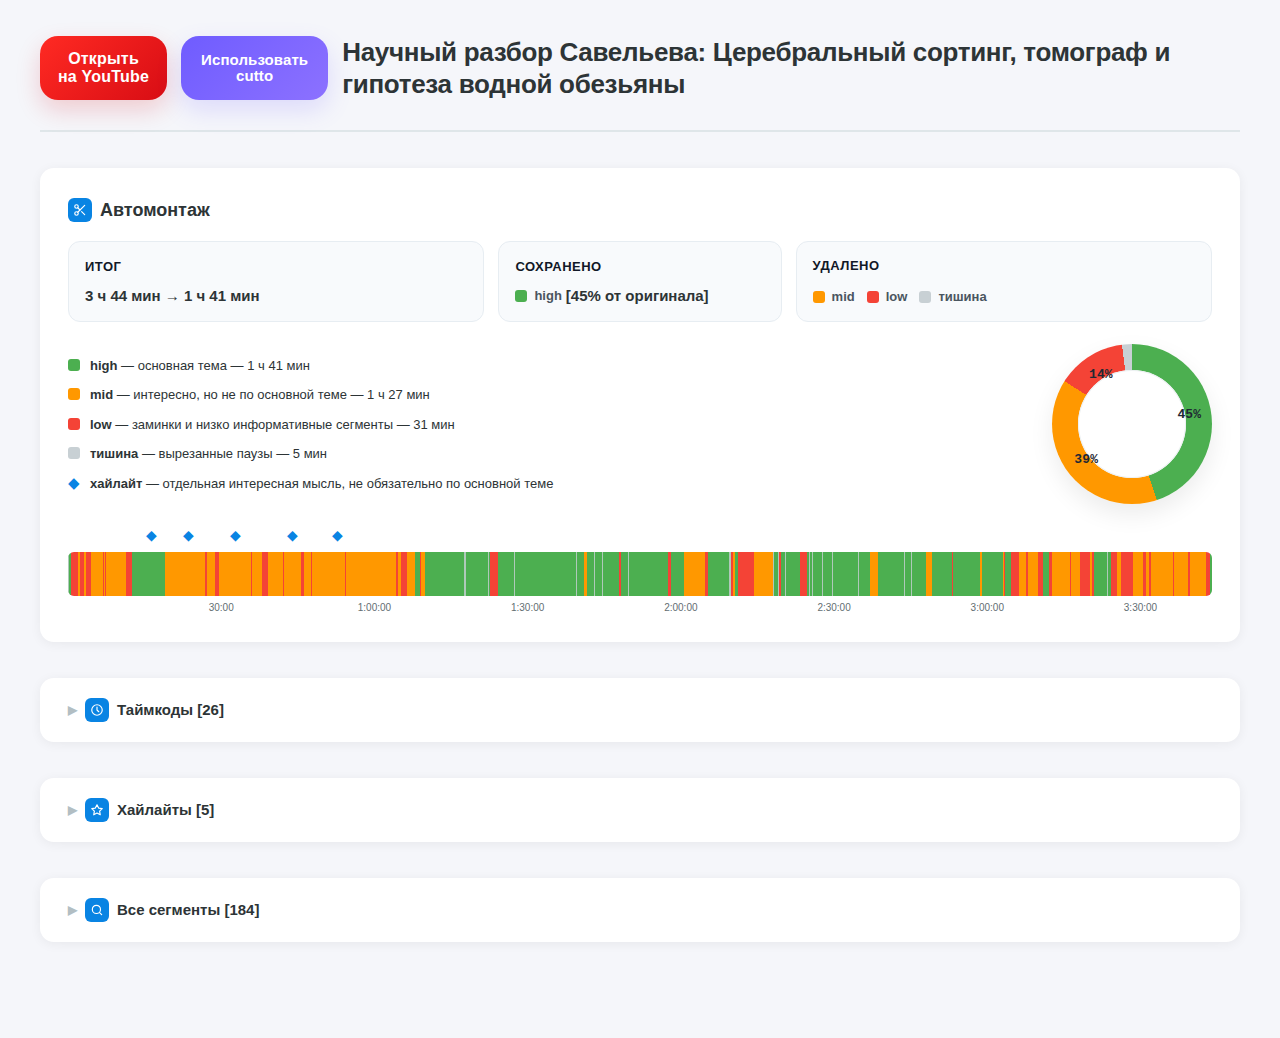
<file: examples/dashboard_alipov_saveliev.html>
<!DOCTYPE html>
<html lang="ru">
<head>
<meta charset="UTF-8">
<meta name="viewport" content="width=device-width, initial-scale=1.0">
<title>Научный разбор Савельева: Церебральный сортинг, томограф и гипотеза водной обезьяны — Cutto Dashboard</title>
<style>
:root {
  --relevance-high-color: #4CAF50;
  --relevance-high-tooltip-color: #55efc4;
  --relevance-mid-color: #FF9800;
  --relevance-mid-tooltip-color: #fdcb6e;
  --relevance-low-color: #f44336;
  --relevance-low-tooltip-color: #ff7675;
  --silence-color: #c8d0d4;
}
  *, *::before, *::after { box-sizing: border-box; margin: 0; padding: 0; }
  body {
    font-family: 'Segoe UI', 'Helvetica Neue', Arial, sans-serif;
    background: #f5f6fa;
    color: #2d3436;
    line-height: 1.6;
    padding: 0;
    -webkit-font-smoothing: antialiased;
  }
  .container {
    max-width: 1400px;
    margin: 0 auto;
    padding: 30px 40px 60px;
  }
  .header {
    margin-bottom: 36px;
    padding-bottom: 24px;
    border-bottom: 2px solid #dfe6e9;
  }
  .header-row {
    display: flex;
    align-items: center;
    justify-content: center;
    gap: 14px;
    max-width: 100%;
    margin: 0 auto;
  }
  .header-main {
    min-width: 0;
    flex: 0 1 auto;
    max-width: 1100px;
    display: flex;
    align-items: center;
    min-height: 76px;
  }
  .header h1 {
    font-size: 26px;
    font-weight: 700;
    color: #2d3436;
    margin-bottom: 0;
    letter-spacing: -0.3px;
    line-height: 1.25;
  }
  .youtube-button {
    display: inline-flex;
    align-items: center;
    flex: 0 0 auto;
    min-height: 64px;
    padding: 12px 18px;
    border-radius: 18px;
    background: linear-gradient(135deg, #ff2a23, #d80d14);
    color: #fff;
    text-decoration: none;
    box-shadow: 0 10px 24px rgba(216,13,20,0.18);
    transition: transform 0.15s, filter 0.15s;
  }
  .youtube-button:hover {
    transform: translateY(-1px);
    filter: brightness(1.03);
  }
  .youtube-button-copy {
    display: flex;
    flex-direction: column;
    align-items: center;
    justify-content: center;
    line-height: 1.1;
    text-align: center;
  }
  .youtube-button-label {
    font-size: 16px;
    font-weight: 800;
    letter-spacing: 0.2px;
  }
  .header .badge {
    display: inline-flex;
    align-items: center;
    justify-content: center;
    flex: 0 0 auto;
    min-height: 64px;
    background: linear-gradient(135deg, #6f5cff, #8c71ff);
    color: #fff;
    font-size: 16px;
    font-weight: 800;
    padding: 12px 20px;
    border-radius: 18px;
    box-shadow: 0 10px 24px rgba(111,92,255,0.18);
    letter-spacing: 0.1px;
    text-decoration: none;
  }
  .header .badge:hover {
    filter: brightness(1.05);
  }
  .badge-copy {
    display: flex;
    flex-direction: column;
    align-items: center;
    justify-content: center;
    line-height: 1.1;
    text-align: center;
  }
  .badge-label {
    font-size: 15px;
    font-weight: 800;
    letter-spacing: 0.1px;
  }
  .section-title {
    font-size: 18px;
    font-weight: 700;
    color: #2d3436;
    margin-bottom: 16px;
    display: flex;
    align-items: center;
    gap: 8px;
  }
  .section-title .icon,
  .collapsible-details summary .icon {
    width: 24px;
    height: 24px;
    display: inline-flex;
    align-items: center;
    justify-content: center;
    border-radius: 6px;
    font-size: 13px;
    color: #fff;
    font-weight: 700;
  }
  .section-title .icon svg,
  .collapsible-details summary .icon svg {
    width: 14px;
    height: 14px;
    stroke: currentColor;
    fill: none;
    stroke-width: 2;
    stroke-linecap: round;
    stroke-linejoin: round;
  }
  .timeline-section {
    background: #fff;
    border-radius: 14px;
    padding: 28px 28px 20px;
    box-shadow: 0 2px 12px rgba(0,0,0,0.06);
    margin-bottom: 36px;
  }
  .timeline-header {
    margin-bottom: 16px;
  }
  .timeline-summary-row {
    display: grid;
    grid-template-columns: minmax(0, 1.25fr) minmax(0, 0.85fr) minmax(0, 1.25fr);
    gap: 14px;
    margin-bottom: 22px;
  }
  .timeline-summary-card {
    background: #f8fafc;
    border: 1px solid #e7edf2;
    border-radius: 12px;
    padding: 14px 16px;
    min-height: 68px;
    display: flex;
    flex-direction: column;
    align-items: flex-start;
    justify-content: center;
    gap: 8px;
  }
  .timeline-summary-card-tags {
    gap: 10px;
  }
  .timeline-summary-label {
    color: #111827;
    font-size: 13px;
    font-weight: 700;
    letter-spacing: 0.5px;
    text-transform: uppercase;
  }
  .timeline-summary-value {
    color: #2d3436;
    font-size: 15px;
    font-weight: 700;
    line-height: 1.35;
  }
  .timeline-summary-content {
    display: flex;
    align-items: center;
    flex-wrap: wrap;
    gap: 10px;
  }
  .timeline-summary-keep-group {
    display: inline-flex;
    align-items: center;
    flex-wrap: nowrap;
    gap: 4px;
  }
  .timeline-summary-metric {
    color: #2d3436;
    font-size: 15px;
    font-weight: 700;
    line-height: 1.35;
  }
  .timeline-summary-tags {
    display: flex;
    flex-wrap: wrap;
    gap: 8px 12px;
  }
  .timeline-summary-tag {
    display: inline-flex;
    align-items: center;
    gap: 7px;
    color: #4a5560;
    font-size: 13px;
    font-weight: 600;
  }
  .timeline-summary-tag .legend-dot {
    margin-top: 0;
  }
  .timeline-overview {
    display: flex;
    align-items: center;
    justify-content: space-between;
    gap: 24px;
    margin-bottom: 20px;
  }
  .timeline-legend {
    display: flex;
    flex-direction: column;
    gap: 10px;
    font-size: 13px;
    color: #2d3436;
    max-width: 520px;
    flex: 1 1 auto;
  }
  .legend-item {
    display: flex;
    align-items: flex-start;
    gap: 10px;
    line-height: 1.5;
  }
  .legend-dot {
    width: 12px;
    height: 12px;
    border-radius: 3px;
    display: inline-block;
    flex: 0 0 12px;
    margin-top: 3px;
  }
  .legend-highlight {
    color: #0984e3;
    font-size: 15px;
    line-height: 1;
    flex: 0 0 12px;
    margin-top: 1px;
  }
  .legend-text {
    color: #2d3436;
    font-size: 13px;
    font-weight: 400;
    line-height: 1.5;
  }
  .legend-name {
    color: #2d3436;
    font-weight: 700;
  }
  .timeline-wrapper {
    position: relative;
    width: 100%;
    margin-bottom: 6px;
  }
  .timeline-pie-wrap {
    display: flex;
    justify-content: flex-end;
    flex: 0 0 auto;
  }
  .timeline-pie-chart {
    width: 160px;
    height: 160px;
    border-radius: 50%;
    position: relative;
    box-shadow: 0 10px 24px rgba(0,0,0,0.08);
  }
  .timeline-pie-label {
    position: absolute;
    z-index: 1;
    transform: translate(-50%, -50%);
    color: #1f2933;
    font-size: 13px;
    font-weight: 700;
    font-family: 'SF Mono', 'Consolas', monospace;
    letter-spacing: 0.1px;
    pointer-events: none;
  }
  .timeline-pie-label-dark {
    color: #1f2933;
  }
  .timeline-pie-chart::after {
    content: '';
    position: absolute;
    inset: 26px;
    border-radius: 50%;
    background: #fff;
    box-shadow: inset 0 0 0 1px #edf1f3;
    z-index: 0;
  }
  .highlight-markers {
    position: relative;
    height: 24px;
    margin-bottom: 4px;
  }
  .highlight-marker {
    position: absolute;
    transform: translateX(-50%);
    color: #0984e3;
    font-size: 14px;
    cursor: pointer;
    z-index: 5;
    transition: transform 0.15s;
    line-height: 1;
    top: 4px;
  }
  .highlight-marker:hover {
    transform: translateX(-50%) scale(1.4);
  }
  .timeline-bar {
    position: relative;
    height: 44px;
    background: #ecf0f1;
    border-radius: 6px;
    overflow: hidden;
    cursor: crosshair;
  }
  .timeline-segment {
    position: absolute;
    top: 0;
    height: 100%;
    transition: opacity 0.15s;
  }
  .timeline-segment:hover {
    opacity: 0.85;
  }
  .timeline-segment.relevance-HIGH { background: var(--relevance-high-color); }
  .timeline-segment.relevance-MID { background: var(--relevance-mid-color); }
  .timeline-segment.relevance-LOW { background: var(--relevance-low-color); }
  .timeline-silence {
    position: absolute;
    top: 0;
    height: 100%;
    background: var(--silence-color);
    opacity: 0.8;
    pointer-events: none;
  }
  .timeline-cut {
    position: absolute;
    top: 0;
    height: 100%;
    pointer-events: none;
  }
  .time-ruler {
    position: relative;
    height: 16px;
    margin-top: 4px;
  }
  .time-ruler-mark {
    position: absolute;
    transform: translateX(-50%);
    font-size: 10px;
    color: #636e72;
    font-weight: 500;
  }
  .timeline-tooltip {
    display: none;
    position: fixed;
    background: #2d3436;
    color: #fff;
    padding: 10px 14px;
    border-radius: 8px;
    font-size: 12px;
    max-width: 340px;
    z-index: 1000;
    pointer-events: none;
    box-shadow: 0 4px 16px rgba(0,0,0,0.25);
    line-height: 1.5;
  }
  .timeline-tooltip .tt-title {
    font-weight: 700;
    margin-bottom: 4px;
    font-size: 13px;
  }
  .timeline-tooltip .tt-why {
    font-weight: 700;
    margin-top: 2px;
  }
  .timeline-tooltip .tt-why.HIGH { color: var(--relevance-high-tooltip-color); }
  .timeline-tooltip .tt-why.MID { color: var(--relevance-mid-tooltip-color); }
  .timeline-tooltip .tt-why.LOW { color: var(--relevance-low-tooltip-color); }
  .timeline-tooltip .tt-explanation {
    font-size: 12px;
    margin-top: 2px;
    white-space: normal;
    word-break: break-word;
  }
  .timeline-tooltip .tt-time {
    color: #b2bec3;
    font-size: 11px;
    margin-top: 4px;
  }
  .chapters-section,
  .highlights-section,
  .segments-section {
    margin-bottom: 36px;
  }
  .details-body {
    padding: 0 28px 24px;
  }
  .chapters-table-wrap {
    overflow-x: auto;
  }
  .chapter-time {
    font-size: 13px;
    font-weight: 600;
    color: #0984e3;
    font-family: 'SF Mono', 'Consolas', monospace;
    line-height: 1.3;
  }
  .chapter-duration {
    display: inline-flex;
    align-items: center;
    border-radius: 999px;
    padding: 2px 9px;
    background: #eef6ff;
    border: 1px solid #d5e7ff;
    color: #0864aa;
    font-size: 11px;
    font-weight: 700;
    font-family: 'SF Mono', 'Consolas', monospace;
    letter-spacing: 0.1px;
  }
  .chapter-empty {
    color: #b2bec3;
    font-size: 13px;
    padding: 6px 0;
  }
  .highlights-grid {
    display: grid;
    grid-template-columns: repeat(3, 1fr);
    gap: 16px;
  }
  .highlight-card {
    background: #fff;
    border-radius: 12px;
    padding: 20px;
    box-shadow: 0 2px 8px rgba(0,0,0,0.06);
    border-left: 4px solid #0984e3;
    transition: box-shadow 0.2s;
  }
  .highlight-card:hover {
    box-shadow: 0 4px 16px rgba(0,0,0,0.10);
  }
  .highlight-card .hl-title {
    font-size: 14px;
    font-weight: 700;
    color: #2d3436;
    line-height: 1.4;
  }
  .highlight-card .hl-title + .hl-meta {
    margin-top: 8px;
  }
  .highlight-card .hl-desc {
    font-size: 12px;
    color: #636e72;
    line-height: 1.5;
    margin-top: 10px;
  }
  .highlight-card .hl-meta {
    display: flex;
    align-items: center;
    flex-wrap: wrap;
    gap: 8px;
  }
  .highlight-card .hl-source {
    font-size: 11px;
    color: #0984e3;
    font-weight: 600;
    font-family: 'SF Mono', 'Consolas', monospace;
  }
  .highlight-card .hl-tags {
    margin-top: 10px;
    display: flex;
    flex-wrap: wrap;
    gap: 6px;
  }
  .highlight-card .hl-tag {
    display: inline-flex;
    align-items: center;
    border-radius: 999px;
    padding: 3px 8px;
    background: #eef6ff;
    border: 1px solid #d5e7ff;
    color: #0864aa;
    font-size: 11px;
    font-weight: 600;
    line-height: 1.2;
  }
  .collapsible-details {
    background: #fff;
    border-radius: 14px;
    box-shadow: 0 2px 12px rgba(0,0,0,0.06);
    overflow: hidden;
  }
  .collapsible-details summary {
    padding: 20px 28px;
    cursor: pointer;
    font-size: 15px;
    font-weight: 600;
    color: #2d3436;
    display: flex;
    align-items: center;
    gap: 8px;
    user-select: none;
    list-style: none;
    transition: background 0.15s;
  }
  .collapsible-details summary:hover {
    background: #f5f6fa;
  }
  .collapsible-details summary::-webkit-details-marker { display: none; }
  .collapsible-details summary .arrow {
    transition: transform 0.2s;
    font-size: 12px;
    color: #b2bec3;
  }
  .collapsible-details[open] summary .arrow {
    transform: rotate(90deg);
  }
  .segments-table-wrap {
    padding: 0 28px 20px;
    overflow-x: auto;
  }
  .segments-table {
    width: 100%;
    border-collapse: collapse;
    font-size: 13px;
  }
  .segments-table th {
    text-align: left;
    padding: 10px 12px;
    font-weight: 600;
    color: #636e72;
    border-bottom: 2px solid #dfe6e9;
    font-size: 11px;
    text-transform: uppercase;
    letter-spacing: 0.5px;
    white-space: nowrap;
  }
  .segments-table td {
    padding: 8px 12px;
    border-bottom: 1px solid #f0f0f0;
    vertical-align: top;
  }
  .segments-table tr:last-child td {
    border-bottom: none;
  }
  .segments-table tr:hover td {
    background: #f9f9fb;
  }
  .relevance-badge {
    display: inline-block;
    padding: 2px 8px;
    border-radius: 4px;
    font-size: 11px;
    font-weight: 700;
    color: #fff;
    text-transform: uppercase;
    letter-spacing: 0.3px;
  }
  .relevance-badge.HIGH { background: var(--relevance-high-color); }
  .relevance-badge.MID { background: var(--relevance-mid-color); }
  .relevance-badge.LOW { background: var(--relevance-low-color); }
  .col-time { white-space: nowrap; }
  .col-time .chapter-time { font-size: 12px; }
  .col-dur { white-space: nowrap; text-align: right; }
  .col-dur .chapter-duration { justify-content: center; }
  .col-rel { white-space: nowrap; text-align: center; }
  .col-desc { line-height: 1.5; }
  #timecodesTable th.col-time,
  #timecodesTable td.col-time,
  #timecodesTable th.col-dur,
  #timecodesTable td.col-dur {
    width: 1%;
    white-space: nowrap;
  }
  #timecodesTable th.col-dur,
  #timecodesTable td.col-dur {
    text-align: center;
  }
  #timecodesTable .col-dur .chapter-duration {
    margin: 0 auto;
  }
  @media (max-width: 900px) {
    .header-row { flex-direction: column; align-items: stretch; gap: 12px; }
    .youtube-button, .header .badge { justify-content: center; }
    .header-main { width: 100%; }
    .timeline-summary-row { grid-template-columns: 1fr; }
    .timeline-overview { flex-direction: column; align-items: flex-start; }
    .timeline-legend { max-width: none; }
    .timeline-pie-wrap { justify-content: flex-start; }
    .highlights-grid { grid-template-columns: 1fr; }
    .container { padding: 16px; }
  }
</style>
</head>
<body>
<div class="container">

  <header class="header">
    <div class="header-row">
      <a class="youtube-button" href="https://www.youtube.com/playlist?list=PLXcjjw8fcCyLGceQ58rPXgH5N5rZdI5W3" target="_blank" rel="noopener noreferrer">
        <span class="youtube-button-copy">
          <span class="youtube-button-label">Открыть</span>
          <span class="youtube-button-label">на YouTube</span>
        </span>
      </a>
      <a class="badge" href="https://usecutto.app/" target="_blank" rel="noopener noreferrer">
        <span class="badge-copy">
          <span class="badge-label">Использовать</span>
          <span class="badge-label">cutto</span>
        </span>
      </a>
      <div class="header-main">
        <h1>Научный разбор Савельева: Церебральный сортинг, томограф и гипотеза водной обезьяны</h1>
      </div>
    </div>
  </header>

  <div class="timeline-section">
    <div class="timeline-header">
      <div class="section-title" style="margin-bottom:0">
        <span class="icon icon-scissors" style="background:#0984e3;"><svg viewBox="0 0 24 24" aria-hidden="true"><circle cx="6" cy="6" r="3"></circle><circle cx="6" cy="18" r="3"></circle><path d="M8.12 8.12 12 12"></path><path d="M20 4 8.12 15.88"></path><path d="M14.8 14.8 20 20"></path></svg></span>
        Автомонтаж
      </div>
    </div>
    <div class="timeline-summary-row">
      <div class="timeline-summary-card">
        <div class="timeline-summary-label">Итог</div>
        <div class="timeline-summary-value">3 ч 44 мин → 1 ч 41 мин</div>
      </div>
      <div class="timeline-summary-card">
        <div class="timeline-summary-label">Сохранено</div>
        <div class="timeline-summary-content">
          <span class="timeline-summary-keep-group"><span class="timeline-summary-tag"><span class="legend-dot" style="background:#4CAF50;"></span>high</span><span class="timeline-summary-metric">[45% от оригинала]</span></span>
        </div>
      </div>
      <div class="timeline-summary-card timeline-summary-card-tags">
        <div class="timeline-summary-label">Удалено</div>
        <div class="timeline-summary-tags">
          <span class="timeline-summary-tag"><span class="legend-dot" style="background:#FF9800;"></span>mid</span><span class="timeline-summary-tag"><span class="legend-dot" style="background:#f44336;"></span>low</span><span class="timeline-summary-tag"><span class="legend-dot" style="background:#c8d0d4;"></span>тишина</span>
        </div>
      </div>
    </div>
    <div class="timeline-overview">
      <div class="timeline-legend">
        <div class="legend-item"><span class="legend-dot" style="background:#4CAF50;"></span><span class="legend-text"><span class="legend-name">high</span> — основная тема — 1 ч 41 мин</span></div><div class="legend-item"><span class="legend-dot" style="background:#FF9800;"></span><span class="legend-text"><span class="legend-name">mid</span> — интересно, но не по основной теме — 1 ч 27 мин</span></div><div class="legend-item"><span class="legend-dot" style="background:#f44336;"></span><span class="legend-text"><span class="legend-name">low</span> — заминки и низко информативные сегменты — 31 мин</span></div><div class="legend-item"><span class="legend-dot" style="background:#c8d0d4;"></span><span class="legend-text"><span class="legend-name">тишина</span> — вырезанные паузы — 5 мин</span></div><div class="legend-item"><span class="legend-highlight">&#9670;</span><span class="legend-text"><span class="legend-name">хайлайт</span> — отдельная интересная мысль, не обязательно по основной теме</span></div>
      </div>
      <div class="timeline-pie-wrap">
        <div class="timeline-pie-chart" style="background: conic-gradient(#4CAF50 0% 45%, #FF9800 45% 84%, #f44336 84% 98%, #c8d0d4 98% 100%);" title="Распределение high / mid / low / тишина">
          <span class="timeline-pie-label" style="left:137.3px; top:70.9px;">45%</span><span class="timeline-pie-label" style="left:34.2px; top:115.5px;">39%</span><span class="timeline-pie-label" style="left:48.9px; top:31.0px;">14%</span>
        </div>
      </div>
    </div>
    <div class="timeline-wrapper">
      <div class="highlight-markers" id="highlightMarkers"></div>
      <div class="timeline-bar" id="timelineBar"></div>
      <div class="time-ruler" id="timeRuler"></div>
    </div>
  </div>
  <div class="timeline-tooltip" id="tooltip"></div>

  <div class="chapters-section">
    <details class="collapsible-details">
      <summary>
        <span class="arrow">&#9654;</span>
        <span class="icon icon-clock" style="background:#0984e3;"><svg viewBox="0 0 24 24" aria-hidden="true"><circle cx="12" cy="12" r="9"></circle><path d="M12 7v5l3 3"></path></svg></span>
        Таймкоды [26]
      </summary>
      <div class="details-body">
        <div class="chapters-table-wrap">
          <table class="segments-table" id="timecodesTable">
            <thead>
              <tr>
                <th class="col-time">Время</th>
                <th class="col-dur">Длительность</th>
                <th class="col-desc">Описание</th>
              </tr>
            </thead>
            <tbody id="chaptersBody"></tbody>
          </table>
          <div class="chapter-empty" id="chaptersEmpty" hidden>Нет таймкодов</div>
        </div>
      </div>
    </details>
  </div>

  <div class="highlights-section">
    <details class="collapsible-details">
      <summary>
        <span class="arrow">&#9654;</span>
        <span class="icon icon-star" style="background:#0984e3;"><svg viewBox="0 0 24 24" aria-hidden="true"><path d="m12 3 2.8 5.7 6.2.9-4.5 4.4 1.1 6.2L12 17.2 6.4 20.2l1.1-6.2L3 9.6l6.2-.9L12 3Z"></path></svg></span>
        Хайлайты [5]
      </summary>
      <div class="details-body">
        <div class="highlights-grid" id="highlightsGrid"></div>
      </div>
    </details>
  </div>

  <div class="segments-section">
    <details class="collapsible-details">
      <summary>
        <span class="arrow">&#9654;</span>
        <span class="icon icon-search" style="background:#0984e3;"><svg viewBox="0 0 24 24" aria-hidden="true"><circle cx="11" cy="11" r="7"></circle><path d="m20 20-3.5-3.5"></path></svg></span>
        Все сегменты [184]
      </summary>
      <div class="segments-table-wrap">
        <table class="segments-table" id="segmentsTable">
          <thead>
            <tr>
              <th class="col-time">Время</th>
              <th class="col-dur">Длительность</th>
              <th class="col-rel">Релевантность</th>
              <th class="col-desc">Описание</th>
            </tr>
          </thead>
          <tbody id="segmentsBody"></tbody>
        </table>
      </div>
    </details>
  </div>

</div>

<script>
const TOTAL_DURATION = 13440.0;
const SHORTENED_DURATION = 6077.9;
const segments = [{"start": 0.0, "end": 32.0, "dur": 32.0, "desc": "Тишина перед началом и первое приветствие зрителей", "relevance": "HIGH", "relevanceExplained": "Первое приветствие всегда имеет высокую ценность - тишина присоединена к нему", "startTime": "00:00", "endTime": "00:32"}, {"start": 32.0, "end": 106.5, "dur": 74.5, "desc": "Проверка звука и настройка музыки", "relevance": "LOW", "relevanceExplained": "Служебный блок - настройка звука и музыки", "startTime": "00:32", "endTime": "01:46"}, {"start": 106.5, "end": 119.5, "dur": 13.0, "desc": "Открытие донатов и подготовка к чтению", "relevance": "LOW", "relevanceExplained": "Служебный блок - подготовка к чтению донатов", "startTime": "01:46", "endTime": "02:00"}, {"start": 119.5, "end": 139.3, "dur": 19.7, "desc": "Упоминание томографов и церебрального сортинга как темы стрима", "relevance": "MID", "relevanceExplained": "Краткое упоминание темы без содержательного раскрытия", "startTime": "02:00", "endTime": "02:19"}, {"start": 139.3, "end": 189.8, "dur": 50.6, "desc": "Настройка микрофона и обсуждение самочувствия", "relevance": "LOW", "relevanceExplained": "Служебный блок - настройка оборудования и бытовые разговоры", "startTime": "02:19", "endTime": "03:10"}, {"start": 189.8, "end": 207.7, "dur": 17.9, "desc": "Анонс темы стрима - церебральный сортинг", "relevance": "MID", "relevanceExplained": "Краткий анонс без содержательного раскрытия", "startTime": "03:10", "endTime": "03:28"}, {"start": 207.7, "end": 267.9, "dur": 60.2, "desc": "Технические настройки экрана и поиск материалов", "relevance": "LOW", "relevanceExplained": "Служебный блок - настройка экрана", "startTime": "03:28", "endTime": "04:28"}, {"start": 267.9, "end": 344.3, "dur": 76.4, "desc": "Ответ на донат Кирилла о социализации в Варшаве для программиста на стыке биотеха и нейронауки", "relevance": "MID", "relevanceExplained": "Ответ на личный вопрос о социализации не относится к основной теме стрима", "startTime": "04:28", "endTime": "05:44"}, {"start": 344.3, "end": 388.3, "dur": 44.1, "desc": "Ответ на вопрос про Убермаргинала и рекомендация совместных стримов", "relevance": "MID", "relevanceExplained": "Отступление от основной темы - рекомендация другого контента", "startTime": "05:44", "endTime": "06:28"}, {"start": 388.3, "end": 411.8, "dur": 23.4, "desc": "Рекомендация канала Бориса Бояршинова", "relevance": "MID", "relevanceExplained": "Рекомендация чужого канала - отступление от основной темы а не self-promo", "startTime": "06:28", "endTime": "06:52"}, {"start": 411.8, "end": 426.4, "dur": 14.6, "desc": "Благодарность за донат и пауза", "relevance": "LOW", "relevanceExplained": "Служебный момент - благодарность за донат", "startTime": "06:52", "endTime": "07:06"}, {"start": 426.4, "end": 437.3, "dur": 10.9, "desc": "Чтение вопроса про IQ выше 110 из доната и обещание ответить", "relevance": "MID", "relevanceExplained": "Тема IQ не связана напрямую с томографом Савельева. Озвучивание вопроса - неотделимо от развёрнутого ответа в блоке далее", "startTime": "07:06", "endTime": "07:17"}, {"start": 437.3, "end": 448.0, "dur": 10.7, "desc": "Чтение имён донатеров (Матье Бал) и благодарности", "relevance": "LOW", "relevanceExplained": "Служебный момент - чтение имён и благодарности", "startTime": "07:17", "endTime": "07:28"}, {"start": 448.0, "end": 467.6, "dur": 19.6, "desc": "Подробный анонс темы стрима - критика Савельева и церебральный сортинг", "relevance": "MID", "relevanceExplained": "Анонс темы с деталями но без нового содержания", "startTime": "07:28", "endTime": "07:48"}, {"start": 467.6, "end": 579.0, "dur": 111.3, "desc": "Ответ на вопрос про идиократию - когда наступит мир как в фильме", "relevance": "MID", "relevanceExplained": "Общее рассуждение о прогрессе, не связано напрямую с томографом Савельева. Интересное рассуждение о критериях технологического регресса и признаках идиократии", "startTime": "07:48", "endTime": "09:39"}, {"start": 579.0, "end": 676.1, "dur": 97.2, "desc": "Ответ на вопрос про IQ выше 110 и нормальное распределение интеллекта", "relevance": "MID", "relevanceExplained": "Тема IQ не связана напрямую с томографом Савельева. Важное обсуждение ограничений тестов IQ и вопрос о реальном распределении интеллекта - контринтуитивная идея", "startTime": "09:39", "endTime": "11:16"}, {"start": 676.1, "end": 740.5, "dur": 64.4, "desc": "Отправка книги в телеграм-чат", "relevance": "LOW", "relevanceExplained": "Служебный момент - поиск и отправка файла", "startTime": "11:16", "endTime": "12:21"}, {"start": 740.5, "end": 751.3, "dur": 10.8, "desc": "Повторный анонс темы - Савельев и церебральный сортинг", "relevance": "LOW", "relevanceExplained": "Повторный краткий анонс без нового содержания", "startTime": "12:21", "endTime": "12:31"}, {"start": 751.3, "end": 885.3, "dur": 134.0, "desc": "Ответ на критику Савельева Трэш Смэшем и формулирование ключевого критерия - безапелляционность суждений как признак псевдонаучности", "relevance": "HIGH", "relevanceExplained": "Важная содержательная мысль - критерий отличия настоящей науки от псевдоинтеллектуального контента по степени уверенности и безапелляционности", "startTime": "12:31", "endTime": "14:45"}, {"start": 885.3, "end": 1112.6, "dur": 227.3, "desc": "Почему настоящие учёные звучат неуверенно - самоанализ и аналогия с уровнями знания в эндокринологии", "relevance": "HIGH", "relevanceExplained": "Яркая иллюстрация идеи через пример с эндокринологией - чем глубже разбираешься тем меньше можешь утверждать", "startTime": "14:45", "endTime": "18:33"}, {"start": 1112.6, "end": 1144.2, "dur": 31.5, "desc": "Вывод о научной журналистике - задача упрощения сложного неизбежно приводит к искажению", "relevance": "HIGH", "relevanceExplained": "Логичное завершение рассуждения - применение критерия к конкретным примерам научных журналистов", "startTime": "18:33", "endTime": "19:04"}, {"start": 1144.2, "end": 1226.6, "dur": 82.4, "desc": "Ответ на вопрос про пропорцию умных людей к населению и распределение IQ", "relevance": "MID", "relevanceExplained": "Тема IQ не связана напрямую с томографом Савельева. Продолжение темы про распределение интеллекта - логарифмическое vs нормальное", "startTime": "19:04", "endTime": "20:27"}, {"start": 1226.6, "end": 1494.7, "dur": 268.1, "desc": "Донат про замедление прогресса и первый аргумент - культурные парадигмы и эгоистичные мемы как причина технологического регресса", "relevance": "MID", "relevanceExplained": "Общее рассуждение о прогрессе, не связано напрямую с томографом Савельева. Глубокое рассуждение о ложных научных парадигмах самоподдерживающихся мемах и культурной эволюции с примером теории струн", "startTime": "20:27", "endTime": "24:55"}, {"start": 1494.7, "end": 1614.9, "dur": 120.2, "desc": "Второй аргумент - уменьшение мозга и снижение IQ ведут к неспособности освоить накопленные знания и деградации институтов", "relevance": "MID", "relevanceExplained": "Общее рассуждение о прогрессе, не связано напрямую с томографом Савельева. Содержательный аргумент о биологической деградации с конкретными примерами - G-фактор IQ уменьшается", "startTime": "24:55", "endTime": "26:55"}, {"start": 1614.9, "end": 1620.1, "dur": 5.2, "desc": "Шутка про копирайт Савельева", "relevance": "LOW", "relevanceExplained": "Краткая несодержательная реплика", "startTime": "26:55", "endTime": "27:00"}, {"start": 1620.1, "end": 1634.8, "dur": 14.7, "desc": "Благодарность за донат Валика Назарова", "relevance": "LOW", "relevanceExplained": "Чисто благодарственный блок без содержания", "startTime": "27:00", "endTime": "27:15"}, {"start": 1634.8, "end": 1729.7, "dur": 94.9, "desc": "Ответ на вопрос про головную боль два месяца при чистых МРТ и ЭЭГ - дифференциальная диагностика типов головной боли", "relevance": "MID", "relevanceExplained": "Медицинская консультация не по основной теме стрима но полезная информация о дифференциальной диагностике головной боли", "startTime": "27:15", "endTime": "28:50"}, {"start": 1729.7, "end": 1775.2, "dur": 45.5, "desc": "Извинения за задержку ответов на сообщения подписчиков", "relevance": "LOW", "relevanceExplained": "Служебные извинения и объяснение задержки ответов - не содержит полезной информации для зрителя", "startTime": "28:50", "endTime": "29:35"}, {"start": 1775.2, "end": 2059.3, "dur": 284.0, "desc": "Ответ на вопрос о механизмах влияния физической активности на продолжительность жизни - почки поджелудочная сердечно-сосудистая система вариабельность ритма вес жировая ткань стресс эндорфины", "relevance": "MID", "relevanceExplained": "Тема здоровья/физактивности не связана напрямую с томографом Савельева. Подробный ответ о множестве механизмов влияния физической активности на здоровье", "startTime": "29:35", "endTime": "34:19"}, {"start": 2059.3, "end": 2152.0, "dur": 92.7, "desc": "Рассуждение о практической пользе физической активности - метафора с забором и мем про диск плюс рекомендация автора хайлайтерам вырезать этот фрагмент", "relevance": "MID", "relevanceExplained": "Тема здоровья/физактивности не связана напрямую с томографом Савельева. Продолжение ответа о физической активности с яркими примерами", "startTime": "34:19", "endTime": "35:52"}, {"start": 2152.0, "end": 2158.1, "dur": 6.2, "desc": "Переходные реплики", "relevance": "LOW", "relevanceExplained": "Служебные фразы без содержания", "startTime": "35:52", "endTime": "35:58"}, {"start": 2158.1, "end": 2284.5, "dur": 126.4, "desc": "Ответ на вопрос о камнях в почках при быстром похудении (2 кг в неделю)", "relevance": "MID", "relevanceExplained": "Полезный медицинский ответ но не по основной теме стрима", "startTime": "35:58", "endTime": "38:05"}, {"start": 2284.5, "end": 2323.8, "dur": 39.3, "desc": "Обсуждение заказа видео на просмотр - расценки и формат", "relevance": "LOW", "relevanceExplained": "Служебная информация о формате стрима - быстро теряет актуальность", "startTime": "38:05", "endTime": "38:44"}, {"start": 2323.8, "end": 2338.8, "dur": 15.0, "desc": "Благодарности за донаты и приветствия зрителей", "relevance": "LOW", "relevanceExplained": "Служебные благодарности и приветствия без содержания", "startTime": "38:44", "endTime": "38:59"}, {"start": 2338.8, "end": 2355.3, "dur": 16.5, "desc": "Ответ на вопрос про возможность скрытых вопросов через DonutPay", "relevance": "LOW", "relevanceExplained": "Служебная информация о платёжной системе", "startTime": "38:59", "endTime": "39:15"}, {"start": 2355.3, "end": 2526.5, "dur": 171.2, "desc": "Ответ на вопрос о приоритизации научных отраслей и непредсказуемости культурной эволюции", "relevance": "MID", "relevanceExplained": "Тема карьеры/образования не связана напрямую с томографом Савельева. Рассуждение о невозможности планировать научный прогресс пример СССР отсутствие IT и генетики", "startTime": "39:15", "endTime": "42:06"}, {"start": 2526.5, "end": 2534.3, "dur": 7.8, "desc": "Благодарность за донаты", "relevance": "LOW", "relevanceExplained": "Краткая благодарность без содержания", "startTime": "42:06", "endTime": "42:14"}, {"start": 2534.3, "end": 2739.8, "dur": 205.5, "desc": "Продолжение дискуссии об идиократии - коэволюция мозга и культуры и обратная петля деградации", "relevance": "MID", "relevanceExplained": "Тема напрямую не связана с заявленной, идёт рассуждение о культурном драйве как механизме роста мозга и обратной петле деградации - уменьшение мозга ведёт к упрощению культуры что ведёт к ещё меньшему мозгу", "startTime": "42:14", "endTime": "45:40"}, {"start": 2739.8, "end": 2770.5, "dur": 30.6, "desc": "Отступление про заборы в городах", "relevance": "LOW", "relevanceExplained": "Несодержательное отступление про городские заборы", "startTime": "45:40", "endTime": "46:10"}, {"start": 2770.5, "end": 2858.6, "dur": 88.1, "desc": "Ответ на вопрос о том что любовь живёт 3 года - серийная моногамия и окситоцин (начало)", "relevance": "MID", "relevanceExplained": "Тема любви/моногамии не связана напрямую с томографом Савельева. Интересный ответ с эволюционной биологией: серийная моногамия окситоцин", "startTime": "46:10", "endTime": "47:39"}, {"start": 2858.6, "end": 2864.5, "dur": 5.9, "desc": "Приветствие зрителя какао в чате", "relevance": "LOW", "relevanceExplained": "Краткое приветствие чата без содержательной нагрузки", "startTime": "47:39", "endTime": "47:45"}, {"start": 2864.5, "end": 3052.3, "dur": 187.8, "desc": "Продолжение ответа о любви - серийная моногамия у животных и разница между влюблённостью и любовью", "relevance": "MID", "relevanceExplained": "Тема любви/моногамии не связана напрямую с томографом Савельева. Продолжение рассуждения с опровержением мифа о полигамности", "startTime": "47:45", "endTime": "50:52"}, {"start": 3052.3, "end": 3253.2, "dur": 200.9, "desc": "Ответ на вопрос почему молодые девушки выбирают мужчин старше - две эволюционные гипотезы", "relevance": "MID", "relevanceExplained": "Тема любви/моногамии не связана напрямую с томографом Савельева. Интересный ответ с двумя эволюционными гипотезами", "startTime": "50:52", "endTime": "54:13"}, {"start": 3253.2, "end": 3269.3, "dur": 16.1, "desc": "Мета-комментарий про нарезку хайлайтов из стрима", "relevance": "LOW", "relevanceExplained": "Служебный комментарий о формате стрима не имеющий содержательной ценности", "startTime": "54:13", "endTime": "54:29"}, {"start": 3269.3, "end": 3277.8, "dur": 8.5, "desc": "Заключение ответа Борису - предложение подумать самому", "relevance": "MID", "relevanceExplained": "Тема любви/моногамии не связана напрямую с томографом Савельева. Завершение ответа с двумя эволюционными версиями", "startTime": "54:29", "endTime": "54:38"}, {"start": 3277.8, "end": 3360.3, "dur": 82.5, "desc": "Ответ на комментарий про приоритет медицины и биологии - аналогия с ректором-математиком", "relevance": "MID", "relevanceExplained": "Тема карьеры/образования не связана напрямую с томографом Савельева. Иллюстрация проблемы доминирования одной дисциплины", "startTime": "54:38", "endTime": "56:00"}, {"start": 3360.3, "end": 3479.5, "dur": 119.2, "desc": "Продолжение ответа про похудение - опасности быстрого сброса веса", "relevance": "MID", "relevanceExplained": "Продолжение медицинской консультации про похудение", "startTime": "56:00", "endTime": "58:00"}, {"start": 3479.5, "end": 3549.3, "dur": 69.8, "desc": "Советы по поиску тематических чатов и сообществ для эмигрантов", "relevance": "MID", "relevanceExplained": "Практические советы по социализации но не по основной теме", "startTime": "58:00", "endTime": "59:09"}, {"start": 3549.3, "end": 3583.4, "dur": 34.1, "desc": "Рекомендации по перспективным направлениям на стыке IT и нейронауки", "relevance": "MID", "relevanceExplained": "Тема карьеры/образования не связана напрямую с томографом Савельева. Конкретные рекомендации: data science и computational neuroscience", "startTime": "59:09", "endTime": "59:43"}, {"start": 3583.4, "end": 3758.2, "dur": 174.8, "desc": "Ответ на вопрос про атомную энергию и термоядерную энергетику", "relevance": "MID", "relevanceExplained": "Интересное отступление про перспективы ядерной и термоядерной энергетики но далеко от основной темы", "startTime": "59:43", "endTime": "1:02:38"}, {"start": 3758.2, "end": 3858.3, "dur": 100.0, "desc": "Ответ на вопрос про снижение числа сперматозоидов", "relevance": "MID", "relevanceExplained": "Медицинская консультация не по теме стрима", "startTime": "1:02:38", "endTime": "1:04:18"}, {"start": 3858.3, "end": 3880.5, "dur": 22.3, "desc": "Служебный блок - проверка экрана", "relevance": "LOW", "relevanceExplained": "Технические манипуляции без содержания", "startTime": "1:04:18", "endTime": "1:04:41"}, {"start": 3880.5, "end": 3906.7, "dur": 26.2, "desc": "Ответ на донат Curious Friend о важности математики и физики для биологии и медицины", "relevance": "MID", "relevanceExplained": "Содержательный ответ о роли точных наук в биологии и медицине", "startTime": "1:04:41", "endTime": "1:05:07"}, {"start": 3906.7, "end": 3948.3, "dur": 41.6, "desc": "Служебный блок - обмен ссылками на Google-таблицу через Telegram", "relevance": "LOW", "relevanceExplained": "Технические действия без содержательной ценности", "startTime": "1:05:07", "endTime": "1:05:48"}, {"start": 3948.3, "end": 3988.0, "dur": 39.7, "desc": "Чтение чата и обсуждение проблем аренды жилья на Западе", "relevance": "LOW", "relevanceExplained": "Короткие несвязные реплики и отступление про недвижимость в Англии и США", "startTime": "1:05:48", "endTime": "1:06:28"}, {"start": 3988.0, "end": 4074.9, "dur": 86.9, "desc": "Ответ на продолжение вопроса про похудение - метаболическая ловушка", "relevance": "MID", "relevanceExplained": "Завершение темы похудения с важным предупреждением о метаболической перестройке", "startTime": "1:06:28", "endTime": "1:07:55"}, {"start": 4074.9, "end": 4130.6, "dur": 55.7, "desc": "Благодарности за донаты призыв к лайкам и анонс лекционной части про церебральный сортинг и профессора Савельева", "relevance": "HIGH", "relevanceExplained": "Self-promo (призыв к лайкам) = HIGH по правилам плюс анонс темы лекции для зрителей", "startTime": "1:07:55", "endTime": "1:08:51"}, {"start": 4130.6, "end": 4148.9, "dur": 18.2, "desc": "Служебные реплики и ответ на вопрос о стоимости заказа ролика", "relevance": "LOW", "relevanceExplained": "Техническая информация о расценках", "startTime": "1:08:51", "endTime": "1:09:09"}, {"start": 4148.9, "end": 4152.4, "dur": 3.5, "desc": "Случайные реплики из чата", "relevance": "LOW", "relevanceExplained": "Бессмысленные реплики", "startTime": "1:09:09", "endTime": "1:09:12"}, {"start": 4152.4, "end": 4197.3, "dur": 45.0, "desc": "Ответ на вопрос зрителя о том как понять генетику - генетика проще чем кажется и Мендель вывел законы на грядке", "relevance": "MID", "relevanceExplained": "Ответ на вопрос из чата с образовательным содержанием о доступности генетики - не основная тема но полезная информация", "startTime": "1:09:12", "endTime": "1:09:57"}, {"start": 4197.3, "end": 4249.4, "dur": 52.1, "desc": "Предложение консультаций и репетиторства по генетике и биологии плюс мысль о том что генетика - обязательное знание для образованного человека", "relevance": "HIGH", "relevanceExplained": "Self-promo репетиторских услуг и консультаций", "startTime": "1:09:57", "endTime": "1:10:49"}, {"start": 4249.4, "end": 4277.3, "dur": 27.9, "desc": "Напоминание о книге-первоисточнике в Телеграм-чате по теме лекции и переход к основной части", "relevance": "HIGH", "relevanceExplained": "Self-promo Телеграм-канала через упоминание книги-первоисточника", "startTime": "1:10:49", "endTime": "1:11:17"}, {"start": 4277.3, "end": 4336.0, "dur": 58.7, "desc": "Введение в тему церебрального сортинга Савельева", "relevance": "HIGH", "relevanceExplained": "Начало основной лекционной части - введение в главную тему стрима", "startTime": "1:11:17", "endTime": "1:12:16"}, {"start": 4336.0, "end": 4359.1, "dur": 23.1, "desc": "Представление Савельева как палеонтолога-антрополога и начало вопроса о мозге человека", "relevance": "HIGH", "relevanceExplained": "Важная лекционная часть - постановка ключевого вопроса об эволюции мозга", "startTime": "1:12:16", "endTime": "1:12:39"}, {"start": 4359.1, "end": 4390.6, "dur": 31.5, "desc": "Благодарности донатерам и напоминание ставить лайки и подписаться на Инстаграм", "relevance": "HIGH", "relevanceExplained": "Self-promo - призыв к лайкам и реклама Инстаграма", "startTime": "1:12:39", "endTime": "1:13:11"}, {"start": 4390.6, "end": 4429.5, "dur": 38.9, "desc": "Уникальность человеческого мозга и интеллекта", "relevance": "HIGH", "relevanceExplained": "Важная часть лекции - обоснование почему вопрос об эволюции мозга так важен", "startTime": "1:13:11", "endTime": "1:13:50"}, {"start": 4429.5, "end": 4599.6, "dur": 170.1, "desc": "Обзор эволюционного древа от проконсула до австралопитеков с показом картинок", "relevance": "HIGH", "relevanceExplained": "Важная фактологическая часть лекции - обзор эволюционного древа гоминид", "startTime": "1:13:50", "endTime": "1:16:40"}, {"start": 4599.6, "end": 4728.3, "dur": 128.7, "desc": "Хронология отделения орангутанов горилл и шимпанзе от предков человека", "relevance": "HIGH", "relevanceExplained": "Важная фактологическая часть лекции с интерактивным опросом зрителей", "startTime": "1:16:40", "endTime": "1:18:48"}, {"start": 4728.3, "end": 4804.0, "dur": 75.7, "desc": "Переход от австралопитеков к роду Homo и ключевые вопросы - прямохождение и рост мозга", "relevance": "HIGH", "relevanceExplained": "Ключевые вопросы лекции сформулированы - откуда бипедальность и откуда большой мозг", "startTime": "1:18:48", "endTime": "1:20:04"}, {"start": 4804.0, "end": 4915.8, "dur": 111.7, "desc": "Австралопитеки орудия труда и динамика роста мозга - медленный рост до Homo и взрывной после", "relevance": "HIGH", "relevanceExplained": "Ключевой факт лекции - мозг почти не рос миллионы лет а потом резко вырос за 2 млн лет", "startTime": "1:20:04", "endTime": "1:21:56"}, {"start": 4915.8, "end": 4961.6, "dur": 45.9, "desc": "Введение гипотезы водной обезьяны Савельева и опрос знакомства аудитории", "relevance": "HIGH", "relevanceExplained": "Начало критики центральной гипотезы Савельева", "startTime": "1:21:56", "endTime": "1:22:42"}, {"start": 4961.6, "end": 5052.2, "dur": 90.6, "desc": "Техническая пауза - поиск картинки водной обезьяны и проблемы с интерфейсом стрима", "relevance": "LOW", "relevanceExplained": "Чисто техническая пауза без содержательной информации", "startTime": "1:22:42", "endTime": "1:24:12"}, {"start": 5052.2, "end": 5214.2, "dur": 161.9, "desc": "Описание гипотезы водной обезьяны - бипедальность из воды и райский период", "relevance": "HIGH", "relevanceExplained": "Подробное изложение гипотезы Савельева которую затем будет опровергать", "startTime": "1:24:12", "endTime": "1:26:54"}, {"start": 5214.2, "end": 5288.6, "dur": 74.4, "desc": "Элейн Морган как автор гипотезы водной обезьяны - отсутствие биологического образования и провал гипотезы", "relevance": "HIGH", "relevanceExplained": "Важный контекст - автор гипотезы не имела биологического образования и гипотеза не подтвердилась", "startTime": "1:26:54", "endTime": "1:28:09"}, {"start": 5288.6, "end": 5348.9, "dur": 60.4, "desc": "Опровержение связи бипедальности с водным образом жизни", "relevance": "HIGH", "relevanceExplained": "Конкретное научное опровержение с примерами (бобры) и анализом стопы", "startTime": "1:28:09", "endTime": "1:29:09"}, {"start": 5348.9, "end": 5631.4, "dur": 282.4, "desc": "Тафономия как главный аргумент против гипотезы водной обезьяны", "relevance": "HIGH", "relevanceExplained": "Сильнейший аргумент - если бы гоминиды жили у воды их останки были бы в изобилии но их крайне мало", "startTime": "1:29:09", "endTime": "1:33:51"}, {"start": 5631.4, "end": 5680.8, "dur": 49.4, "desc": "Первый итог - гипотеза водной обезьяны не подтверждается. Ирония про феминистку Морган и Савельева", "relevance": "HIGH", "relevanceExplained": "Подведение итога первого круга опровержений с забавным фактом", "startTime": "1:33:51", "endTime": "1:34:41"}, {"start": 5680.8, "end": 5771.8, "dur": 91.0, "desc": "Противоречие данных о росте мозга с гипотезой райского периода", "relevance": "HIGH", "relevanceExplained": "Ключевое опровержение - рост мозга произошёл не во время предполагаемого райского периода а после него", "startTime": "1:34:41", "endTime": "1:36:12"}, {"start": 5771.8, "end": 5939.2, "dur": 167.4, "desc": "Опровержение райского периода - кариес медведи как контрпример и проблемы с диетой", "relevance": "HIGH", "relevanceExplained": "Детальное опровержение каждого элемента гипотезы райского периода с конкретными контрпримерами", "startTime": "1:36:12", "endTime": "1:38:59"}, {"start": 5939.2, "end": 6066.2, "dur": 127.0, "desc": "Гипотеза саваннизации как альтернатива - засушливый климат и преимущества бипедальности в саванне", "relevance": "HIGH", "relevanceExplained": "Изложение мейнстримовой альтернативной гипотезы с конкретными аргументами", "startTime": "1:38:59", "endTime": "1:41:06"}, {"start": 6066.2, "end": 6094.0, "dur": 27.8, "desc": "Отступление - совет про ходьбу от донатера и лирическое отступление про русскую тоску по просторам", "relevance": "MID", "relevanceExplained": "Отвлечение от основной темы - личный совет и поэтическое отступление не несут научной ценности", "startTime": "1:41:06", "endTime": "1:41:34"}, {"start": 6094.0, "end": 6278.4, "dur": 184.4, "desc": "Диета австралопитеков и парантропы - ошибки Савельева в понимании палеонтологического материала", "relevance": "HIGH", "relevanceExplained": "Разбор конкретных ошибок Савельева: парантропы были травоядными а не каннибалами", "startTime": "1:41:34", "endTime": "1:44:38"}, {"start": 6278.4, "end": 6405.1, "dur": 126.6, "desc": "Итог по гипотезе саваннизации и анекдот про Савельева с Яськовым", "relevance": "HIGH", "relevanceExplained": "Завершение блока про саваннизацию с ярким примером реакции профессионального палеонтолога на Савельева", "startTime": "1:44:38", "endTime": "1:46:45"}, {"start": 6405.1, "end": 6474.9, "dur": 69.9, "desc": "Рекомендация статьи 150 ошибок Савельева на антропогенез.ру", "relevance": "HIGH", "relevanceExplained": "Полезная ссылка для тех кто хочет углубиться в тему", "startTime": "1:46:45", "endTime": "1:47:55"}, {"start": 6474.9, "end": 6499.7, "dur": 24.8, "desc": "Краткое служебное пояснение личного отношения к Савельеву с мямлением и паузами", "relevance": "LOW", "relevanceExplained": "Служебная ремарка без содержательной ценности - мямление с паузами и общие слова о профессиональной неприязни", "startTime": "1:47:55", "endTime": "1:48:20"}, {"start": 6499.7, "end": 6565.5, "dur": 65.8, "desc": "Параллельные ветви эволюции - Homo habilis и Australopithecus garhi", "relevance": "HIGH", "relevanceExplained": "Интересный факт о параллельных ветвях которые развивались одновременно но одна вымерла", "startTime": "1:48:20", "endTime": "1:49:25"}, {"start": 6565.5, "end": 6568.1, "dur": 2.7, "desc": "Техническое замечание - что-то закрывается на экране", "relevance": "LOW", "relevanceExplained": "Служебный комментарий без информационной ценности", "startTime": "1:49:25", "endTime": "1:49:28"}, {"start": 6568.1, "end": 6641.6, "dur": 73.5, "desc": "Три параллельных человечества - неандертальцы сапиенсы денисовцы", "relevance": "HIGH", "relevanceExplained": "Захватывающий факт о трёх параллельных человечествах которые жили отдельно миллионы лет а потом встретились", "startTime": "1:49:28", "endTime": "1:50:42"}, {"start": 6641.6, "end": 6760.7, "dur": 119.1, "desc": "Теория Савельева о надгеномной эволюции мозга и её сходство с культурным драйвом", "relevance": "HIGH", "relevanceExplained": "Важный разбор - Савельев фактически описывает культурный драйв но не знает о нём и изобретает велосипед", "startTime": "1:50:42", "endTime": "1:52:41"}, {"start": 6760.7, "end": 6845.0, "dur": 84.3, "desc": "Цитаты из книги Савельева о ненаследуемости мозга и огромной изменчивости между родственниками", "relevance": "HIGH", "relevanceExplained": "Ключевые цитаты из первоисточника которые затем будут использованы для выявления противоречия", "startTime": "1:52:41", "endTime": "1:54:05"}, {"start": 6845.0, "end": 6969.9, "dur": 124.9, "desc": "Разбор того что морфологическая изменчивость мозга не транслируется в когнитивную разницу", "relevance": "HIGH", "relevanceExplained": "Важный аналитический блок - если бы Савельев был прав мы бы видели колоссальные когнитивные различия в семьях но не видим", "startTime": "1:54:05", "endTime": "1:56:10"}, {"start": 6969.9, "end": 7044.4, "dur": 74.5, "desc": "Главное противоречие Савельева - утверждает отбор мозгов но отрицает наследование мозга", "relevance": "HIGH", "relevanceExplained": "Центральный логический аргумент - церебральный сортинг бессмыслен если мозг детей не похож на мозг родителей", "startTime": "1:56:10", "endTime": "1:57:24"}, {"start": 7044.4, "end": 7078.4, "dur": 34.0, "desc": "Переходная фраза о книге и ответ на сообщение Сергея в чате", "relevance": "LOW", "relevanceExplained": "Чат-взаимодействие без информационной ценности перебивающее содержательный блок", "startTime": "1:57:24", "endTime": "1:57:58"}, {"start": 7078.4, "end": 7232.4, "dur": 154.0, "desc": "Итог по церебральному сортингу - теория не работает из-за отсутствия механизма наследования и внутренних противоречий", "relevance": "HIGH", "relevanceExplained": "Финальное заключение первой части лекции с чётким выводом о несостоятельности церебрального сортинга", "startTime": "1:57:58", "endTime": "2:00:32"}, {"start": 7232.4, "end": 7238.7, "dur": 6.3, "desc": "Переход к донатам после лекционной части", "relevance": "LOW", "relevanceExplained": "Служебный переходный момент", "startTime": "2:00:32", "endTime": "2:00:39"}, {"start": 7238.7, "end": 7427.7, "dur": 189.0, "desc": "Ответ на вопрос о самообразовании vs обучение в вузе", "relevance": "MID", "relevanceExplained": "Тема карьеры/образования не связана напрямую с томографом Савельева. Рассуждение о роли конкурентной среды внешнего контроля и обратной связи в образовании", "startTime": "2:00:39", "endTime": "2:03:48"}, {"start": 7427.7, "end": 7483.8, "dur": 56.1, "desc": "Ответ на вопрос об эффективности обучения после 25 лет", "relevance": "MID", "relevanceExplained": "Тема карьеры/образования не связана напрямую с томографом Савельева. Краткий ответ о снижении пластичности мозга с двумя гипотезами", "startTime": "2:03:48", "endTime": "2:04:44"}, {"start": 7483.8, "end": 7511.5, "dur": 27.7, "desc": "Шутка нейробиолога про перерождение в аниме мире", "relevance": "LOW", "relevanceExplained": "Несодержательная шутка", "startTime": "2:04:44", "endTime": "2:05:11"}, {"start": 7511.5, "end": 7523.5, "dur": 12.1, "desc": "Короткая реплика про диплом", "relevance": "LOW", "relevanceExplained": "Несодержательная короткая реплика", "startTime": "2:05:11", "endTime": "2:05:24"}, {"start": 7523.5, "end": 7559.2, "dur": 35.7, "desc": "Благодарность подписчикам приветствие новых зрителей и призыв к лайкам донатам комментариям", "relevance": "HIGH", "relevanceExplained": "Self-promo блок - призыв к взаимодействию донатам и лайкам по правилам всегда HIGH", "startTime": "2:05:24", "endTime": "2:05:59"}, {"start": 7559.2, "end": 7697.6, "dur": 138.4, "desc": "Ответ на вопрос о зеркальных нейронах и позиции Савельева", "relevance": "HIGH", "relevanceExplained": "Содержательный ответ о зеркальных нейронах: они не банальны потому что не приводят к действию находятся между восприятием и движением связаны с эмоциями", "startTime": "2:05:59", "endTime": "2:08:18"}, {"start": 7697.6, "end": 7784.8, "dur": 87.2, "desc": "Савельев застрял в нейробиологии 70-х годов", "relevance": "HIGH", "relevanceExplained": "Важный обобщающий тезис о Савельеве - он соответствовал мейнстриму 70-х но игнорирует 50 лет новых данных", "startTime": "2:08:18", "endTime": "2:09:45"}, {"start": 7784.8, "end": 7808.3, "dur": 23.5, "desc": "Обсуждение проблем интерфейса YouTube", "relevance": "LOW", "relevanceExplained": "Несодержательная жалоба на YouTube", "startTime": "2:09:45", "endTime": "2:10:08"}, {"start": 7808.3, "end": 7839.3, "dur": 31.0, "desc": "Ценность общения с аудиторией не из нейробиологии", "relevance": "MID", "relevanceExplained": "Приятная мысль но не содержит фактологии", "startTime": "2:10:08", "endTime": "2:10:39"}, {"start": 7839.3, "end": 7872.6, "dur": 33.3, "desc": "<начало про зеркальные нейроны - конструкция> Ответ на вопрос о конструкции зеркального нейрона", "relevance": "HIGH", "relevanceExplained": "Краткий но точный ответ о локализации и типе зеркальных нейронов", "startTime": "2:10:39", "endTime": "2:11:13"}, {"start": 7872.6, "end": 7915.3, "dur": 42.8, "desc": "Шутки и несвязные реплики", "relevance": "LOW", "relevanceExplained": "Несодержательные шутки и реплики", "startTime": "2:11:13", "endTime": "2:11:55"}, {"start": 7915.3, "end": 7944.3, "dur": 29.0, "desc": "Переход к теме томографа Савельева", "relevance": "LOW", "relevanceExplained": "Служебный переходный момент", "startTime": "2:11:55", "endTime": "2:12:24"}, {"start": 7944.3, "end": 8013.6, "dur": 69.2, "desc": "Жалобы на мобильную версию YouTube", "relevance": "LOW", "relevanceExplained": "Несодержательное отступление про интерфейс YouTube", "startTime": "2:12:24", "endTime": "2:13:34"}, {"start": 8013.6, "end": 8026.4, "dur": 12.8, "desc": "Переход к теме томографа и благодарность за донаты", "relevance": "LOW", "relevanceExplained": "Служебный переходный блок", "startTime": "2:13:34", "endTime": "2:13:46"}, {"start": 8026.4, "end": 8056.9, "dur": 30.5, "desc": "Чтение личного доната про себя и эмоциональная реакция", "relevance": "LOW", "relevanceExplained": "Ответ на личный донат без содержательной информации", "startTime": "2:13:46", "endTime": "2:14:17"}, {"start": 8056.9, "end": 8064.9, "dur": 8.0, "desc": "Чтение доната с шуткой про Маска и YouTube", "relevance": "LOW", "relevanceExplained": "Служебное зачитывание доната", "startTime": "2:14:17", "endTime": "2:14:25"}, {"start": 8064.9, "end": 8184.7, "dur": 119.8, "desc": "Рассуждение о роли случайности в успехе Илона Маска и когнитивных искажениях", "relevance": "MID", "relevanceExplained": "Тема случайности не связана напрямую с томографом Савельева. Контринтуитивное рассуждение о теории случайности и мании величия", "startTime": "2:14:25", "endTime": "2:16:25"}, {"start": 8184.7, "end": 8278.8, "dur": 94.1, "desc": "Ответ на личный донат - совет про отношения и жертвенность", "relevance": "MID", "relevanceExplained": "Жизненный совет но не по основной теме", "startTime": "2:16:25", "endTime": "2:17:59"}, {"start": 8278.8, "end": 8353.4, "dur": 74.6, "desc": "<продолжение про зеркальные нейроны - конструкция> Продолжение обсуждения зеркальных нейронов - проблема онтогенеза", "relevance": "HIGH", "relevanceExplained": "Важное дополнение к теме зеркальных нейронов - нерешённый вопрос их формирования в онтогенезе", "startTime": "2:17:59", "endTime": "2:19:13"}, {"start": 8353.4, "end": 8381.3, "dur": 27.9, "desc": "Благодарности и организационные моменты перед переходом к томографу", "relevance": "LOW", "relevanceExplained": "Служебный переходный блок с благодарностями", "startTime": "2:19:13", "endTime": "2:19:41"}, {"start": 8381.3, "end": 8436.2, "dur": 54.9, "desc": "Введение в тему томографа Савельева - напоминание о противоречии и постановка проблемы", "relevance": "HIGH", "relevanceExplained": "Начало второй части лекции - постановка проблемы томографа с содержательным вступлением", "startTime": "2:19:41", "endTime": "2:20:36"}, {"start": 8436.2, "end": 8603.9, "dur": 167.7, "desc": "Разбор абсурдной цитаты Савельева из статьи Наука и жизнь", "relevance": "HIGH", "relevanceExplained": "Разбор цитаты в которой Савельев в одном абзаце противоречит сам себе - отрицает мутации но говорит о генах", "startTime": "2:20:36", "endTime": "2:23:24"}, {"start": 8603.9, "end": 8617.2, "dur": 13.3, "desc": "Реакция на донат - спасибо за 50 рублей и анекдоты", "relevance": "LOW", "relevanceExplained": "Реакция на донат - служебное действие", "startTime": "2:23:24", "endTime": "2:23:37"}, {"start": 8617.2, "end": 8662.1, "dur": 44.9, "desc": "Отправка цитаты Савельева в телеграм как мем со ссылкой на статью", "relevance": "LOW", "relevanceExplained": "Служебное действие - отправка материала в телеграм", "startTime": "2:23:37", "endTime": "2:24:22"}, {"start": 8662.1, "end": 8678.5, "dur": 16.4, "desc": "Переход к обсуждению идеи томографа", "relevance": "LOW", "relevanceExplained": "Короткий переходный момент", "startTime": "2:24:22", "endTime": "2:24:38"}, {"start": 8678.5, "end": 8751.2, "dur": 72.8, "desc": "Опрос аудитории - хороша ли идея отбора людей по структуре мозга", "relevance": "HIGH", "relevanceExplained": "Интерактивное введение в обсуждение идеи томографа", "startTime": "2:24:38", "endTime": "2:25:51"}, {"start": 8751.2, "end": 8844.9, "dur": 93.7, "desc": "Анализ проблемы корреляции между структурой мозга и способностями", "relevance": "HIGH", "relevanceExplained": "Ключевой вопрос - нет тестов для определения способностей по Савельеву но тогда как установить корреляцию со структурой мозга", "startTime": "2:25:51", "endTime": "2:27:25"}, {"start": 8844.9, "end": 8976.3, "dur": 131.4, "desc": "Проблема золотого стандарта: нет тестов для определения способностей и если мы и так знаем кто гениальный то зачем томограф", "relevance": "HIGH", "relevanceExplained": "Два связанных внутренних противоречия Савельева: отрицает тесты но предлагает корреляцию без них и если гениальность определяется без томографа то зачем он нужен", "startTime": "2:27:25", "endTime": "2:29:36"}, {"start": 8976.3, "end": 9009.1, "dur": 32.8, "desc": "Уточнение про качественные различия полей - наличие или отсутствие целых полей", "relevance": "HIGH", "relevanceExplained": "Важная деталь - речь не только о размерах но о наличии/отсутствии полей", "startTime": "2:29:36", "endTime": "2:30:09"}, {"start": 9009.1, "end": 9044.3, "dur": 35.2, "desc": "Проблема золотого стандарта для корреляции и внутреннее противоречие Савельева", "relevance": "HIGH", "relevanceExplained": "Второе внутреннее противоречие: если мы уже знаем кто гениальный зачем томограф", "startTime": "2:30:09", "endTime": "2:30:44"}, {"start": 9044.3, "end": 9239.1, "dur": 194.9, "desc": "Противоречие с возрастом: мозг созревает к 25 но гениальные открытия делают до 25", "relevance": "HIGH", "relevanceExplained": "Ещё одно важное противоречие - томограф полезен только после 25 но пик гениальности до 25", "startTime": "2:30:44", "endTime": "2:33:59"}, {"start": 9239.1, "end": 9426.3, "dur": 187.1, "desc": "Генетика как альтернатива томографу - можно определять способности до рождения", "relevance": "HIGH", "relevanceExplained": "Ключевой альтернативный подход: генетические тесты могут предсказывать интеллект с рождения в отличие от томографа", "startTime": "2:33:59", "endTime": "2:37:06"}, {"start": 9426.3, "end": 9516.2, "dur": 90.0, "desc": "Введение в технический вопрос о методе исследования Савельева и ответ - синхротрон", "relevance": "MID", "relevanceExplained": "Интерактивный опрос с длительными паузами (11 и 15 секунд) и минимальным содержанием - сам ответ (синхротрон) важен но подача растянута", "startTime": "2:37:06", "endTime": "2:38:36"}, {"start": 9516.2, "end": 9542.7, "dur": 26.5, "desc": "Ответ Александру из чата: генетика определяет структуру тела включая пальцы и мозг", "relevance": "HIGH", "relevanceExplained": "Важный научный аргумент - аналогия между генетическим определением количества пальцев и структуры мозга", "startTime": "2:38:36", "endTime": "2:39:03"}, {"start": 9542.7, "end": 9663.8, "dur": 121.1, "desc": "Синхротрон: принцип работы и проблема смертельной дозы облучения при сканировании мозга", "relevance": "HIGH", "relevanceExplained": "Ключевой технический аргумент: синхротрон даёт смертельную дозу облучения и требует многократных сканирований", "startTime": "2:39:03", "endTime": "2:41:04"}, {"start": 9663.8, "end": 9827.4, "dur": 163.5, "desc": "Дискуссия с Александром: генетическое определение развития организма - примеры с пальцами и зоной Брока", "relevance": "HIGH", "relevanceExplained": "Важное научное обсуждение: все процессы развития связаны с генами - примеры с количеством пальцев зоной Брока и опровержение тезиса о случайности структуры мозга", "startTime": "2:41:04", "endTime": "2:43:47"}, {"start": 9827.4, "end": 10018.3, "dur": 190.9, "desc": "Концепция эмерджентности: простые генетические правила создают сложные структуры - рекомендации книг и примеры клеточных автоматов", "relevance": "HIGH", "relevanceExplained": "Важное научное объяснение эмерджентности с конкретными примерами (клеточные автоматы программа Маркова книга Докинза) - редкие факты и наглядные иллюстрации фундаментального принципа", "startTime": "2:43:47", "endTime": "2:46:58"}, {"start": 10018.3, "end": 10074.7, "dur": 56.4, "desc": "Альтернатива синхротрону - уже существующая МРТ 7 Тесла", "relevance": "HIGH", "relevanceExplained": "Важный факт: МРТ с цитоархитектоническим разрешением уже существует с 2005 года", "startTime": "2:46:58", "endTime": "2:47:55"}, {"start": 10074.7, "end": 10146.8, "dur": 72.2, "desc": "Поиск и отправка статьи 2005 года про МРТ высокого разрешения", "relevance": "MID", "relevanceExplained": "Техническое действие но с важной ссылкой", "startTime": "2:47:55", "endTime": "2:49:07"}, {"start": 10146.8, "end": 10356.4, "dur": 209.6, "desc": "Проблемы определения границ полей даже при клеточном разрешении и вероятностные карты", "relevance": "HIGH", "relevanceExplained": "Важный нюанс: даже видя клетки сложно определить границы полей. Описание probability maps как работающего решения", "startTime": "2:49:07", "endTime": "2:52:36"}, {"start": 10356.4, "end": 10385.9, "dur": 29.5, "desc": "Ссылка на вебинар по архитектонике", "relevance": "HIGH", "relevanceExplained": "Self-promo - рекомендация своего вебинара и контента = HIGH по правилам", "startTime": "2:52:36", "endTime": "2:53:06"}, {"start": 10385.9, "end": 10401.4, "dur": 15.5, "desc": "Краткое приветствие нового зрителя и сводка текущей темы", "relevance": "LOW", "relevanceExplained": "Служебная реплика", "startTime": "2:53:06", "endTime": "2:53:21"}, {"start": 10401.4, "end": 10542.2, "dur": 140.8, "desc": "Проблема окрашивания и миелоархитектоники при томографии", "relevance": "HIGH", "relevanceExplained": "Технический анализ: томограф не может заменить гистологические окраски а без них нельзя определить тип клеток и слои", "startTime": "2:53:21", "endTime": "2:55:42"}, {"start": 10542.2, "end": 10709.4, "dur": 167.1, "desc": "Проблема объёма данных - одно сканирование занимает тысячи терабайт", "relevance": "HIGH", "relevanceExplained": "Критический технический аргумент: колоссальный объём данных делает подход нереалистичным", "startTime": "2:55:42", "endTime": "2:58:29"}, {"start": 10709.4, "end": 10737.2, "dur": 27.9, "desc": "Отступление про проблему охлаждения серверов пресной водой", "relevance": "MID", "relevanceExplained": "Интересный но побочный факт про серверную инфраструктуру", "startTime": "2:58:29", "endTime": "2:58:57"}, {"start": 10737.2, "end": 10872.1, "dur": 134.9, "desc": "Главная мысль - нужен более изящный метод а не грубое сканирование каждой клетки. Нужно искать интегральные предикторы", "relevance": "HIGH", "relevanceExplained": "Ключевой вывод всей лекции: нужно искать интегральные предикторы а не сканировать каждую клетку", "startTime": "2:58:57", "endTime": "3:01:12"}, {"start": 10872.1, "end": 10982.8, "dur": 110.7, "desc": "Аналогия с фантомными конечностями - ящик с зеркалом Рамачандрана вместо сложных технологий", "relevance": "HIGH", "relevanceExplained": "Блестящая аналогия: простой ящик с зеркалом вместо сложных нейрохирургических технологий - то же самое с томографом", "startTime": "3:01:12", "endTime": "3:03:03"}, {"start": 10982.8, "end": 10999.5, "dur": 16.7, "desc": "Отступление про теорию хаоса и прогноз погоды", "relevance": "MID", "relevanceExplained": "Краткое отступление связанное с темой но побочное", "startTime": "3:03:03", "endTime": "3:03:20"}, {"start": 10999.5, "end": 11013.9, "dur": 14.4, "desc": "Переходные фразы - что ещё можно сказать наверное на этом всё", "relevance": "LOW", "relevanceExplained": "Чисто служебные переходные фразы без содержания", "startTime": "3:03:20", "endTime": "3:03:34"}, {"start": 11013.9, "end": 11082.6, "dur": 68.6, "desc": "Дополнение про Blue Brain Project и невозможность создания коннектома", "relevance": "HIGH", "relevanceExplained": "Важное дополнение: даже 30 лет работы над коннектомом не привели к результату", "startTime": "3:03:34", "endTime": "3:04:43"}, {"start": 11082.6, "end": 11087.5, "dur": 4.9, "desc": "Закрывающие служебные реплики", "relevance": "LOW", "relevanceExplained": "Служебные фразы без содержания - уважаемые господа ой ну что ж", "startTime": "3:04:43", "endTime": "3:04:48"}, {"start": 11087.5, "end": 11111.8, "dur": 24.3, "desc": "Переход к ответам на вопросы и проверка донатов", "relevance": "LOW", "relevanceExplained": "Служебный переходный блок", "startTime": "3:04:48", "endTime": "3:05:12"}, {"start": 11111.8, "end": 11168.1, "dur": 56.3, "desc": "Анекдоты от нейробиолога", "relevance": "LOW", "relevanceExplained": "Развлекательный блок без информационной ценности", "startTime": "3:05:12", "endTime": "3:06:08"}, {"start": 11168.1, "end": 11253.6, "dur": 85.5, "desc": "Ответ на медицинский вопрос - границы компетенции как врача", "relevance": "MID", "relevanceExplained": "Важное уточнение про границы компетенции автора как фундаментального исследователя а не клинициста", "startTime": "3:06:08", "endTime": "3:07:34"}, {"start": 11253.6, "end": 11273.5, "dur": 19.9, "desc": "Реплика про Илона Маска от нерыбелка", "relevance": "LOW", "relevanceExplained": "Краткая несодержательная реплика", "startTime": "3:07:34", "endTime": "3:07:54"}, {"start": 11273.5, "end": 11396.3, "dur": 122.8, "desc": "Ответ на вопрос о механизме головной боли при недосыпе", "relevance": "MID", "relevanceExplained": "Медицинская тема не связана напрямую с томографом Савельева. Содержательный ответ: головная боль напряжения мигрень невриты синуситы", "startTime": "3:07:54", "endTime": "3:09:56"}, {"start": 11396.3, "end": 11453.9, "dur": 57.6, "desc": "Анекдоты от нейробиолога и проверка донатов", "relevance": "LOW", "relevanceExplained": "Развлекательный блок плюс служебная тишина - всё LOW", "startTime": "3:09:56", "endTime": "3:10:54"}, {"start": 11453.9, "end": 11530.3, "dur": 76.4, "desc": "Благодарности и реклама каналов - ВК Телеграм Инстаграм хайлайтеры", "relevance": "HIGH", "relevanceExplained": "Self promotion - реклама всех каналов и площадок", "startTime": "3:10:54", "endTime": "3:12:10"}, {"start": 11530.3, "end": 11555.3, "dur": 25.0, "desc": "Анекдоты от нейробиолога", "relevance": "LOW", "relevanceExplained": "Развлекательный блок", "startTime": "3:12:10", "endTime": "3:12:35"}, {"start": 11555.3, "end": 11774.2, "dur": 218.9, "desc": "Рассуждение о роли случайности в успехе - история Тимоти Декстера", "relevance": "MID", "relevanceExplained": "Тема случайности не связана напрямую с томографом Савельева. Интересная история Тимоти Декстера как иллюстрация роли случайности", "startTime": "3:12:35", "endTime": "3:16:14"}, {"start": 11774.2, "end": 11784.8, "dur": 10.6, "desc": "Переходные реплики", "relevance": "LOW", "relevanceExplained": "Служебный момент", "startTime": "3:16:14", "endTime": "3:16:25"}, {"start": 11784.8, "end": 11886.3, "dur": 101.5, "desc": "Обсуждение nature vs nurture - роль врождённого в определении поведения", "relevance": "MID", "relevanceExplained": "Тема nature/nurture не связана напрямую с томографом Савельева. Обобщение: чем больше мы изучаем тем больше понимаем что врождённое определяет жизнь", "startTime": "3:16:25", "endTime": "3:18:06"}, {"start": 11886.3, "end": 11910.8, "dur": 24.5, "desc": "Анекдоты от нейробиолога", "relevance": "LOW", "relevanceExplained": "Развлекательный блок", "startTime": "3:18:06", "endTime": "3:18:31"}, {"start": 11910.8, "end": 11936.0, "dur": 25.1, "desc": "Анекдоты от нейробиолога - программист и математики", "relevance": "LOW", "relevanceExplained": "Развлекательный блок", "startTime": "3:18:31", "endTime": "3:18:56"}, {"start": 11936.0, "end": 11974.6, "dur": 38.6, "desc": "Обсуждение правил заказа видео на стриме", "relevance": "LOW", "relevanceExplained": "Служебная информация о правилах стрима", "startTime": "3:18:56", "endTime": "3:19:35"}, {"start": 11974.6, "end": 11991.6, "dur": 17.0, "desc": "Анекдот про Эйнштейна", "relevance": "LOW", "relevanceExplained": "Развлекательный блок", "startTime": "3:19:35", "endTime": "3:19:52"}, {"start": 11991.6, "end": 12009.4, "dur": 17.8, "desc": "Вопрос про стрим с Савельевым - сухой ответ без конкретики", "relevance": "LOW", "relevanceExplained": "Короткий ответ на вопрос из чата без конкретной информации", "startTime": "3:19:52", "endTime": "3:20:09"}, {"start": 12009.4, "end": 12034.4, "dur": 25.0, "desc": "Зависимости определяются врождённым - алкоголизм", "relevance": "MID", "relevanceExplained": "Тема nature/nurture не связана напрямую с томографом Савельева. Контринтуитивный факт: склонность к алкоголизму скорее всего врождённая", "startTime": "3:20:09", "endTime": "3:20:34"}, {"start": 12034.4, "end": 12056.2, "dur": 21.9, "desc": "Проверка донатов и переходные реплики", "relevance": "LOW", "relevanceExplained": "Служебный момент - проверка донатов и нетематические реплики", "startTime": "3:20:34", "endTime": "3:20:56"}, {"start": 12056.2, "end": 12210.6, "dur": 154.3, "desc": "Дополнение к критике Савельева - проблема эндокастов и малых выборок", "relevance": "HIGH", "relevanceExplained": "Важное дополнение: Савельев делает выводы по единичным черепам при колоссальной заявленной изменчивости что статистически бессмысленно", "startTime": "3:20:56", "endTime": "3:23:31"}, {"start": 12210.6, "end": 12251.9, "dur": 41.3, "desc": "Последнее видео Савельева - определение метаболизма по фото руки и лица", "relevance": "HIGH", "relevanceExplained": "Яркий пример деградации идей Савельева - по фото определяет метаболизм мозга", "startTime": "3:23:31", "endTime": "3:24:12"}, {"start": 12251.9, "end": 12323.7, "dur": 71.8, "desc": "Чтение доната и поиск ссылки на статью Пломена", "relevance": "LOW", "relevanceExplained": "Служебный момент - автор ищет ссылку мямлит и просит подождать", "startTime": "3:24:12", "endTime": "3:25:24"}, {"start": 12323.7, "end": 12367.6, "dur": 43.9, "desc": "Статья Пломена Genetics and Intelligence Differences - Five Special Findings", "relevance": "MID", "relevanceExplained": "Конкретная научная ссылка и инструкция как найти по PubMed", "startTime": "3:25:24", "endTime": "3:26:08"}, {"start": 12367.6, "end": 12389.0, "dur": 21.4, "desc": "Ответ про плотный график стримов", "relevance": "LOW", "relevanceExplained": "Бытовая информация о расписании", "startTime": "3:26:08", "endTime": "3:26:29"}, {"start": 12389.0, "end": 12417.9, "dur": 28.9, "desc": "Анекдот от нейробиолога", "relevance": "LOW", "relevanceExplained": "Развлекательный блок", "startTime": "3:26:29", "endTime": "3:26:58"}, {"start": 12417.9, "end": 12506.8, "dur": 88.9, "desc": "Обсуждение цены за минуту заказного видео", "relevance": "LOW", "relevanceExplained": "Обсуждение расценок стрима", "startTime": "3:26:58", "endTime": "3:28:27"}, {"start": 12506.8, "end": 12514.4, "dur": 7.6, "desc": "Проверка донатов", "relevance": "LOW", "relevanceExplained": "Служебный момент", "startTime": "3:28:27", "endTime": "3:28:34"}, {"start": 12514.4, "end": 12632.8, "dur": 118.4, "desc": "Конкурс красоты среди нейронов - анонс и обсуждение формата", "relevance": "MID", "relevanceExplained": "Анонс интерактивного проекта в социальных сетях", "startTime": "3:28:34", "endTime": "3:30:33"}, {"start": 12632.8, "end": 12660.8, "dur": 28.0, "desc": "Анонс завершения стрима и случайная реплика", "relevance": "LOW", "relevanceExplained": "Служебный момент - объявление о завершении", "startTime": "3:30:33", "endTime": "3:31:01"}, {"start": 12660.8, "end": 12702.4, "dur": 41.6, "desc": "Объяснение переезда в США и контент с Савельевым", "relevance": "MID", "relevanceExplained": "Личная информация о переезде - контекст но не основная тема", "startTime": "3:31:01", "endTime": "3:31:42"}, {"start": 12702.4, "end": 12718.1, "dur": 15.7, "desc": "Благодарности за донаты", "relevance": "LOW", "relevanceExplained": "Благодарственный блок", "startTime": "3:31:42", "endTime": "3:31:58"}, {"start": 12718.1, "end": 12976.8, "dur": 258.7, "desc": "Ответ на вопрос про линии на руках - дерматоглифика vs клинические признаки", "relevance": "MID", "relevanceExplained": "Медицинская тема не связана напрямую с томографом Савельева. Интересный ответ с медицинскими примерами: дерматоглифика vs клинические признаки", "startTime": "3:31:58", "endTime": "3:36:17"}, {"start": 12976.8, "end": 12994.7, "dur": 17.9, "desc": "Подготовка к завершению стрима", "relevance": "LOW", "relevanceExplained": "Служебный переходный момент", "startTime": "3:36:17", "endTime": "3:36:35"}, {"start": 12994.7, "end": 13162.5, "dur": 167.8, "desc": "Факт про гринд - дельфинов-рекордсменов по нейронам в коре и провокационный вопрос", "relevance": "MID", "relevanceExplained": "Тема не связана напрямую с томографом Савельева. Малоизвестный факт: у гринд больше нейронов в коре чем у человека", "startTime": "3:36:35", "endTime": "3:39:22"}, {"start": 13162.5, "end": 13179.1, "dur": 16.6, "desc": "Жалобы на Телеграм", "relevance": "LOW", "relevanceExplained": "Служебное отступление не связанное с темой", "startTime": "3:39:22", "endTime": "3:39:39"}, {"start": 13179.1, "end": 13356.3, "dur": 177.1, "desc": "Продолжение про гринд - нахождение статьи и вывод о дельфинах", "relevance": "MID", "relevanceExplained": "Тема не связана напрямую с томографом Савельева. Продолжение факта о гриндах - завершение мысли", "startTime": "3:39:39", "endTime": "3:42:36"}, {"start": 13356.3, "end": 13374.4, "dur": 18.1, "desc": "Факт о человеческой эхолокации", "relevance": "MID", "relevanceExplained": "Тема не связана напрямую с томографом Савельева. Малоизвестный факт о способности людей к эхолокации", "startTime": "3:42:36", "endTime": "3:42:54"}, {"start": 13374.4, "end": 13412.8, "dur": 38.4, "desc": "Последние анекдоты от нейробиолога", "relevance": "LOW", "relevanceExplained": "Развлекательный блок в завершение стрима", "startTime": "3:42:54", "endTime": "3:43:33"}, {"start": 13412.8, "end": 13440.0, "dur": 27.2, "desc": "Прощание со зрителями", "relevance": "HIGH", "relevanceExplained": "Последнее прощание всегда имеет высокую ценность", "startTime": "3:43:33", "endTime": "3:44:00"}];
const highlights = [{"start": 817.1, "end": 1144.2, "dur": 327.1, "title": "Главный признак псевдоинтеллектуала: как отличить науку от бреда?", "desc": "В чем разница между настоящим ученым и научным популистом? Нейробиолог утверждает, что чем увереннее и безапелляционнее человек говорит о сложных вещах, тем дальше он от науки. Разбор на примере эндокринологии и критика современной научной журналистики.", "tags": "#наука #критическоемышление #научпоп #лженаука #психология", "startTime": "13:37", "endTime": "19:04"}, {"start": 1226.6, "end": 1607.0, "dur": 380.4, "title": "Мы движемся к миру из фильма «Идиократия»? Два тревожных фактора", "desc": "Нейробиолог рассматривает два фактора, которые могут привести к интеллектуальной деградации человечества. Первый — культурный, когда наука застревает в ложных, но самоподдерживающихся парадигмах. Второй — биологический, связанный с уменьшением размера мозга и снижением общего интеллекта.", "tags": "#идиократия #эволюция #деградация #будущее #наука", "startTime": "20:27", "endTime": "26:47"}, {"start": 1780.2, "end": 2145.0, "dur": 364.8, "title": "Как именно спорт продлевает жизнь? Подробное объяснение нейробиолога", "desc": "Почему физическая активность так важна для долголетия? Нейробиолог подробно разбирает механизмы, от работы внутренних органов и сердечно-сосудистой системы до гормональной активности жировой ткани и снятия стресса. Автор сам выделяет этот фрагмент как особенно важный.", "tags": "#спорт #здоровье #долголетие #наука #зож", "startTime": "29:40", "endTime": "35:45"}, {"start": 2535.7, "end": 2737.7, "dur": 202.0, "title": "Как цивилизация может рухнуть? Спираль деградации мозга и культуры", "desc": "Гипотеза коэволюции мозга и культуры объясняет взрывной рост интеллекта человека. Но нейробиолог предупреждает, что этот процесс может пойти в обратную сторону. Упрощение культуры ведет к уменьшению мозга, что еще больше ускоряет культурную деградацию, запуская опасную спираль регресса.", "tags": "#эволюция #цивилизация #антропология #мозг #деградация", "startTime": "42:16", "endTime": "45:38"}, {"start": 3059.8, "end": 3275.1, "dur": 215.3, "title": "Почему молодые девушки выбирают мужчин намного старше себя?", "desc": "В чем причина влечения молодых женщин к мужчинам в возрасте? Нейробиолог предлагает объяснение с точки зрения эволюционной биологии и макиавеллевского интеллекта. Оказывается, старшие самцы исторически были более успешны в получении ресурсов за счет социального интеллекта и интриг, а не грубой силы.", "tags": "#отношения #психология #эволюция #биология #мужчиныиженщины", "startTime": "51:00", "endTime": "54:35"}];
const silenceCuts = [{"start": 0.0, "end": 16.2}, {"start": 4458.9, "end": 4462.4}, {"start": 4476.4, "end": 4480.2}, {"start": 4526.7, "end": 4530.3}, {"start": 4644.1, "end": 4647.5}, {"start": 4649.1, "end": 4677.9}, {"start": 4768.7, "end": 4773.4}, {"start": 4791.1, "end": 4794.5}, {"start": 4816.4, "end": 4820.5}, {"start": 4935.4, "end": 4950.5}, {"start": 5155.3, "end": 5159.6}, {"start": 5234.6, "end": 5241.6}, {"start": 5627.8, "end": 5631.4}, {"start": 5964.1, "end": 5967.3}, {"start": 5972.7, "end": 5982.9}, {"start": 6120.1, "end": 6125.0}, {"start": 6173.0, "end": 6176.4}, {"start": 6182.7, "end": 6188.3}, {"start": 6278.4, "end": 6283.9}, {"start": 6338.0, "end": 6341.7}, {"start": 6517.0, "end": 6521.3}, {"start": 6574.6, "end": 6579.9}, {"start": 6780.0, "end": 6783.6}, {"start": 7229.3, "end": 7232.4}, {"start": 7550.6, "end": 7553.7}, {"start": 7771.4, "end": 7784.8}, {"start": 7863.9, "end": 7868.2}, {"start": 8281.4, "end": 8290.0}, {"start": 8342.5, "end": 8353.4}, {"start": 8428.3, "end": 8436.2}, {"start": 8701.5, "end": 8721.9}, {"start": 8738.5, "end": 8751.2}, {"start": 8857.9, "end": 8863.1}, {"start": 8971.3, "end": 8976.3}, {"start": 9130.7, "end": 9135.2}, {"start": 9276.7, "end": 9295.4}, {"start": 9347.5, "end": 9350.7}, {"start": 9821.8, "end": 9827.4}, {"start": 9898.2, "end": 9904.5}, {"start": 10171.2, "end": 10174.5}, {"start": 10361.8, "end": 10365.4}, {"start": 10383.0, "end": 10385.9}, {"start": 10428.1, "end": 10431.3}, {"start": 10705.1, "end": 10709.4}, {"start": 11525.9, "end": 11530.3}, {"start": 12204.7, "end": 12210.6}, {"start": 12247.2, "end": 12251.9}];
const timecodes = [{"time": "00:22", "title": "Критика Савельева: когда разоблачитель позорится не меньше", "secs": 22}, {"time": "01:26", "title": "Главный признак псевдоучёного: безапелляционная уверенность", "secs": 86}, {"time": "02:29", "title": "Почему научный контент так непопулярен? Проблема честных ответов", "secs": 149}, {"time": "03:48", "title": "Эффект Даннинга-Крюгера в науке: почему эксперты менее уверены в своих знаниях", "secs": 228}, {"time": "06:17", "title": "Научпоп-кринж: как упрощение сложных тем убивает науку", "secs": 377}, {"time": "07:11", "title": "Главная тема: Церебральный сортинг и томограф Савельева", "secs": 431}, {"time": "09:04", "title": "Церебральный сортинг: в чём суть теории Савельева?", "secs": 544}, {"time": "11:36", "title": "Краткая история эволюции человека: от проконсула до Homo Sapiens", "secs": 696}, {"time": "18:50", "title": "\"Водная обезьяна\": райская теория происхождения человека от Савельева", "secs": 1130}, {"time": "21:58", "title": "Разбор \"водной обезьяны\": почему эта гипотеза не выдерживает критики", "secs": 1318}, {"time": "28:43", "title": "Главное противоречие теории Савельева: рост мозга начался ПОСЛЕ \"райского периода\"", "secs": 1723}, {"time": "31:08", "title": "Опровержение \"саванной гипотезы\" и ошибки Савельева в палеонтологии", "secs": 1868}, {"time": "43:54", "title": "Надгеномная эволюция: Савельев изобретает велосипед", "secs": 2634}, {"time": "45:50", "title": "Фатальная ошибка теории: Савельев отрицает наследуемость структуры мозга", "secs": 2750}, {"time": "49:22", "title": "Почему церебральный сортинг невозможен, согласно самому Савельеву", "secs": 2962}, {"time": "53:37", "title": "Зеркальные нейроны: фейк или реальное открытие?", "secs": 3217}, {"time": "1:02:05", "title": "Томограф Савельева: как он предлагает отбирать гениев?", "secs": 3725}, {"time": "1:04:23", "title": "Проблема \"золотого стандарта\": как проверить, работает ли томограф?", "secs": 3863}, {"time": "1:07:29", "title": "Мозг созревает до 25 лет. Почему отбор детей по сканам мозга бессмысленен", "secs": 4049}, {"time": "1:11:36", "title": "Генетика против томографа: более точный способ предсказания талантов", "secs": 4296}, {"time": "1:13:49", "title": "Смертельная диагностика: почему нельзя помещать человека в синхротрон", "secs": 4429}, {"time": "1:21:59", "title": "Современные альтернативы: как уже сейчас изучают мозг без опасных технологий", "secs": 4919}, {"time": "1:28:39", "title": "Проблема больших данных: почему идея Савельева технически невыполнима", "secs": 5319}, {"time": "1:33:34", "title": "Ящик с зеркалом против томографа: элегантность против грубой силы", "secs": 5614}, {"time": "1:38:02", "title": "Новая ошибка Савельева: выводы о виде по одному черепу", "secs": 5882}, {"time": "1:40:30", "title": "Определить метаболизм мозга по фото руки? Новые \"открытия\" профессора", "secs": 6030}];

function fmtDuration(secs) {
  var total = Math.max(0, Math.round(secs));
  var h = Math.floor(total / 3600);
  var m = Math.floor((total % 3600) / 60);
  var s = total % 60;
  var mm = String(m).padStart(2, '0');
  var ss = String(s).padStart(2, '0');
  if (h > 0) {
    return h + '\u0447 ' + mm + '\u043c ' + ss + '\u0441';
  }
  return mm + '\u043c ' + ss + '\u0441';
}

function fmtTime(secs) {
  var h = Math.floor(secs / 3600);
  var m = Math.floor((secs % 3600) / 60);
  var s = Math.floor(secs % 60);
  return (h > 0 ? h + ':' : '') + String(m).padStart(2,'0') + ':' + String(s).padStart(2,'0');
}

function pct(secs) {
  return (secs / TOTAL_DURATION) * 100;
}

function escapeHtml(value) {
  return String(value)
    .replaceAll('&', '&amp;')
    .replaceAll('<', '&lt;')
    .replaceAll('>', '&gt;')
    .replaceAll('"', '&quot;')
    .replaceAll("'", '&#39;');
}

function renderHighlightTags(tags) {
  return String(tags)
    .split(/\s+/)
    .filter(Boolean)
    .map(function(tag) {
      return '<span class="hl-tag">' + escapeHtml(tag) + '</span>';
    })
    .join('');
}

function renderTimeline() {
  var bar = document.getElementById('timelineBar');
  var markersDiv = document.getElementById('highlightMarkers');
  var rulerDiv = document.getElementById('timeRuler');
  var tooltip = document.getElementById('tooltip');

  segments.forEach(function(seg, i) {
    var el = document.createElement('div');
    el.className = 'timeline-segment relevance-' + seg.relevance;
    el.style.left = pct(seg.start) + '%';
    el.style.width = Math.max(pct(seg.dur), 0.08) + '%';
    el.dataset.idx = i;
    bar.appendChild(el);
  });

  silenceCuts.forEach(function(s) {
    var dur = s.end - s.start;
    if (dur < 5) return;
    var el = document.createElement('div');
    el.className = 'timeline-silence';
    el.style.left = pct(s.start) + '%';
    el.style.width = Math.max(pct(dur), 0.05) + '%';
    bar.appendChild(el);
  });

  highlights.forEach(function(h) {
    var midpoint = (h.start + h.end) / 2;
    var el = document.createElement('span');
    el.className = 'highlight-marker';
    el.innerHTML = '&#9670;';
    el.style.left = pct(midpoint) + '%';
    el.title = h.title;

    el.addEventListener('mouseenter', function(e) {
      tooltip.innerHTML =
        '<div class="tt-title">' + escapeHtml(h.title) + '</div>' +
        '<div style="font-size:12px;margin-top:4px;">' + escapeHtml(h.desc) + '</div>' +
        '<div class="tt-time">' + escapeHtml(h.startTime) + ' — ' + escapeHtml(h.endTime) + ' (' + fmtDuration(h.dur) + ')</div>';
      tooltip.style.display = 'block';
      positionTooltip(e);
    });
    el.addEventListener('mousemove', positionTooltip);
    el.addEventListener('mouseleave', function() { tooltip.style.display = 'none'; });

    markersDiv.appendChild(el);
  });
  for (var t = 1800; t <= TOTAL_DURATION; t += 1800) {
    var el = document.createElement('div');
    el.className = 'time-ruler-mark';
    el.style.left = pct(t) + '%';
    el.textContent = fmtTime(t);
    rulerDiv.appendChild(el);
  }

  bar.addEventListener('mousemove', function(e) {
    var rect = bar.getBoundingClientRect();
    var x = e.clientX - rect.left;
    var timeSecs = (x / rect.width) * TOTAL_DURATION;
    var seg = segments.find(function(s) { return timeSecs >= s.start && timeSecs <= s.end; });
    if (seg) {
      var relevanceExplained = seg.relevanceExplained || 'No explanation provided';
      tooltip.innerHTML =
        '<div class="tt-title">' + escapeHtml(seg.desc) + '</div>' +
        '<div class="tt-why ' + seg.relevance + '">Why ' + escapeHtml(seg.relevance) + '?</div>' +
        '<div class="tt-explanation">' + escapeHtml(relevanceExplained) + '</div>' +
        '<div class="tt-time">' + escapeHtml(seg.startTime) + ' — ' + escapeHtml(seg.endTime) + ' (' + fmtDuration(seg.dur) + ')</div>';
      tooltip.style.display = 'block';
      positionTooltip(e);
    } else {
      tooltip.style.display = 'none';
    }
  });

  bar.addEventListener('mouseleave', function() {
    tooltip.style.display = 'none';
  });
}

function positionTooltip(e) {
  var tooltip = document.getElementById('tooltip');
  var pad = 12;
  var x = e.clientX + pad;
  var y = e.clientY + pad;
  var tw = tooltip.offsetWidth;
  var th = tooltip.offsetHeight;
  if (x + tw > window.innerWidth - 20) x = e.clientX - tw - pad;
  if (y + th > window.innerHeight - 20) y = e.clientY - th - pad;
  tooltip.style.left = x + 'px';
  tooltip.style.top = y + 'px';
}

function renderChapters() {
  var tbody = document.getElementById('chaptersBody');
  var empty = document.getElementById('chaptersEmpty');
  if (timecodes.length === 0) {
    empty.hidden = false;
    return;
  }

  empty.hidden = true;
  timecodes.forEach(function(tc, i) {
    var nextSecs = i < timecodes.length - 1 ? timecodes[i + 1].secs : SHORTENED_DURATION;
    var gap = Math.max(nextSecs - tc.secs, 0);
    var tr = document.createElement('tr');
    tr.innerHTML =
      '<td class="col-time"><span class="chapter-time">' + escapeHtml(tc.time) + '</span></td>' +
      '<td class="col-dur"><span class="chapter-duration">' + fmtDuration(gap) + '</span></td>' +
      '<td class="col-desc">' + escapeHtml(tc.title) + '</td>';
    tbody.appendChild(tr);
  });
}

function renderHighlights() {
  var grid = document.getElementById('highlightsGrid');
  highlights.forEach(function(h) {
    var card = document.createElement('div');
    card.className = 'highlight-card';
    var tagsHtml = renderHighlightTags(h.tags);
    card.innerHTML =
      '<div class="hl-title">' + escapeHtml(h.title) + '</div>' +
      '<div class="hl-meta">' +
        '<span class="chapter-duration">' + fmtDuration(h.dur) + '</span>' +
        '<span class="hl-source">' + escapeHtml(h.startTime) + ' — ' + escapeHtml(h.endTime) + '</span>' +
      '</div>' +
      '<div class="hl-desc">' + escapeHtml(h.desc) + '</div>' +
      (tagsHtml ? '<div class="hl-tags">' + tagsHtml + '</div>' : '');
    grid.appendChild(card);
  });
}

function renderSegments() {
  var tbody = document.getElementById('segmentsBody');
  segments.forEach(function(seg) {
    var tr = document.createElement('tr');
    tr.innerHTML =
      '<td class="col-time"><span class="chapter-time">' + escapeHtml(seg.startTime) + ' — ' + escapeHtml(seg.endTime) + '</span></td>' +
      '<td class="col-dur"><span class="chapter-duration">' + fmtDuration(seg.dur) + '</span></td>' +
      '<td class="col-rel"><span class="relevance-badge ' + seg.relevance + '">' + seg.relevance + '</span></td>' +
      '<td class="col-desc">' + escapeHtml(seg.desc) + '</td>';
    tbody.appendChild(tr);
  });
}

document.addEventListener('DOMContentLoaded', function() {
  renderTimeline();
  renderChapters();
  renderHighlights();
  renderSegments();
});
</script>
</body>
</html>
</file>
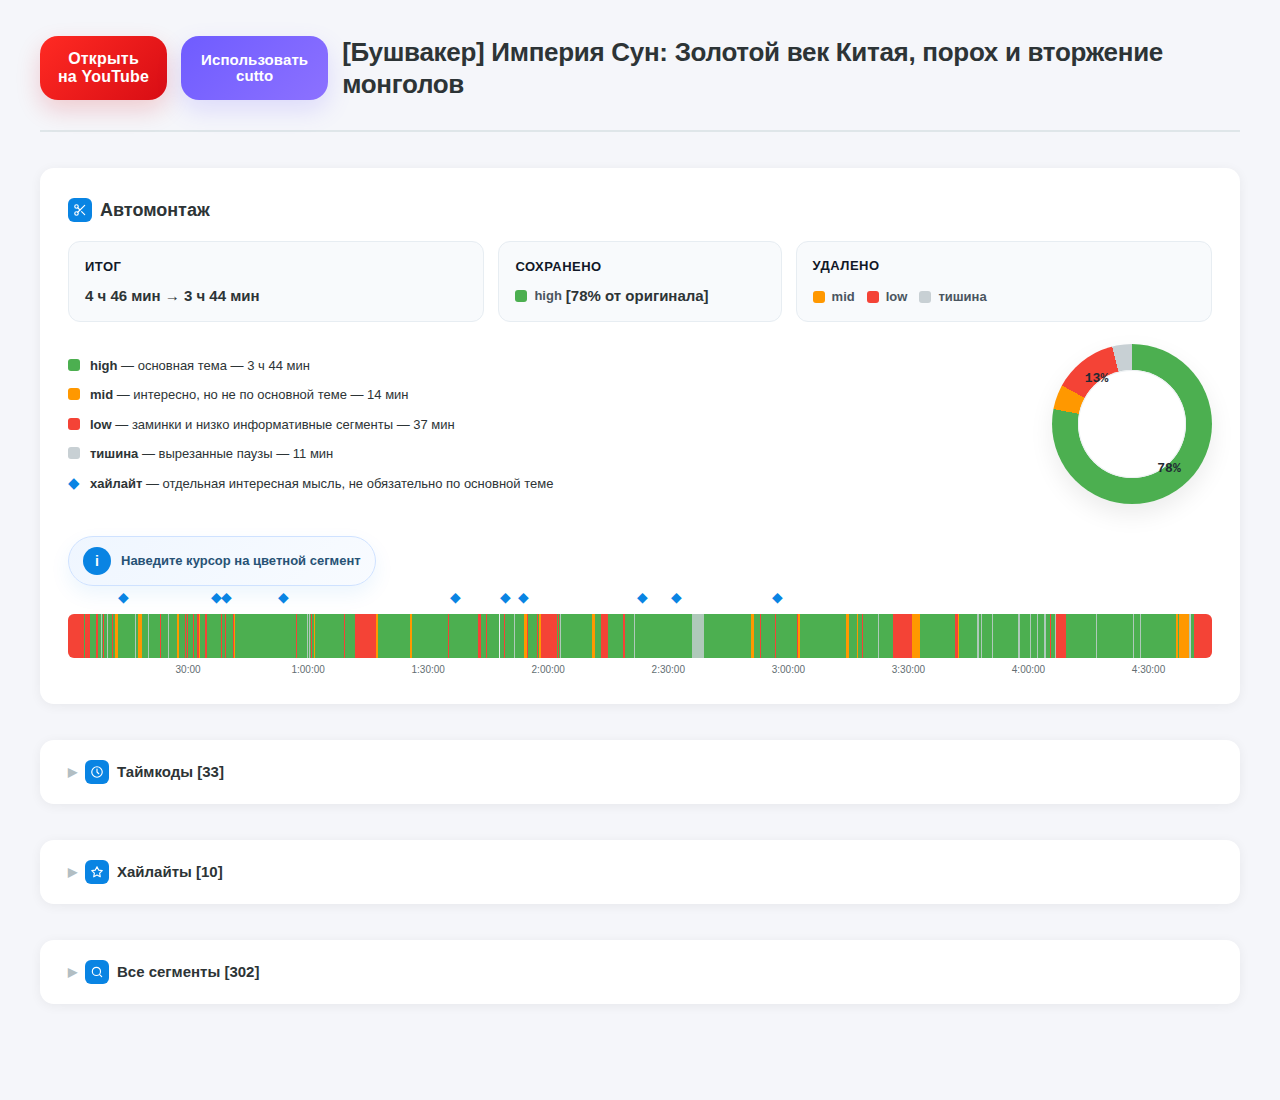
<file: examples/dashboard_bushwacker_china.html>
<!DOCTYPE html>
<html lang="ru">
<head>
<meta charset="UTF-8">
<meta name="viewport" content="width=device-width, initial-scale=1.0">
<title>[Бушвакер] Империя Сун: Золотой век Китая, порох и вторжение монголов — Cutto Dashboard</title>
<script src="../assets/site-data.js"></script>
<script src="../assets/js/example-catalog.js"></script>
<style>
:root {
  --relevance-high-color: #4CAF50;
  --relevance-high-tooltip-color: #55efc4;
  --relevance-mid-color: #FF9800;
  --relevance-mid-tooltip-color: #fdcb6e;
  --relevance-low-color: #f44336;
  --relevance-low-tooltip-color: #ff7675;
  --silence-color: #c8d0d4;
}
  *, *::before, *::after { box-sizing: border-box; margin: 0; padding: 0; }
  body {
    font-family: 'Segoe UI', 'Helvetica Neue', Arial, sans-serif;
    background: #f5f6fa;
    color: #2d3436;
    line-height: 1.6;
    padding: 0;
    -webkit-font-smoothing: antialiased;
  }
  .container {
    max-width: 1400px;
    margin: 0 auto;
    padding: 30px 40px 60px;
  }
  .header {
    margin-bottom: 36px;
    padding-bottom: 24px;
    border-bottom: 2px solid #dfe6e9;
  }
  .header-row {
    display: flex;
    align-items: center;
    justify-content: center;
    gap: 14px;
    max-width: 100%;
    margin: 0 auto;
  }
  .header-main {
    min-width: 0;
    flex: 0 1 auto;
    max-width: 1100px;
    display: flex;
    align-items: center;
    min-height: 76px;
  }
  .header h1 {
    font-size: 26px;
    font-weight: 700;
    color: #2d3436;
    margin-bottom: 0;
    letter-spacing: -0.3px;
    line-height: 1.25;
  }
  .youtube-button {
    display: inline-flex;
    align-items: center;
    flex: 0 0 auto;
    min-height: 64px;
    padding: 12px 18px;
    border-radius: 18px;
    background: linear-gradient(135deg, #ff2a23, #d80d14);
    color: #fff;
    text-decoration: none;
    box-shadow: 0 10px 24px rgba(216,13,20,0.18);
    transition: transform 0.15s, filter 0.15s;
  }
  .youtube-button:hover {
    transform: translateY(-1px);
    filter: brightness(1.03);
  }
  .youtube-button-copy {
    display: flex;
    flex-direction: column;
    align-items: center;
    justify-content: center;
    line-height: 1.1;
    text-align: center;
  }
  .youtube-button-label {
    font-size: 16px;
    font-weight: 800;
    letter-spacing: 0.2px;
  }
  .header .badge {
    display: inline-flex;
    align-items: center;
    justify-content: center;
    flex: 0 0 auto;
    min-height: 64px;
    background: linear-gradient(135deg, #6f5cff, #8c71ff);
    color: #fff;
    font-size: 16px;
    font-weight: 800;
    padding: 12px 20px;
    border-radius: 18px;
    box-shadow: 0 10px 24px rgba(111,92,255,0.18);
    letter-spacing: 0.1px;
    text-decoration: none;
  }
  .header .badge:hover {
    filter: brightness(1.05);
  }
  .badge-copy {
    display: flex;
    flex-direction: column;
    align-items: center;
    justify-content: center;
    line-height: 1.1;
    text-align: center;
  }
  .badge-label {
    font-size: 15px;
    font-weight: 800;
    letter-spacing: 0.1px;
  }
  .section-title {
    font-size: 18px;
    font-weight: 700;
    color: #2d3436;
    margin-bottom: 16px;
    display: flex;
    align-items: center;
    gap: 8px;
  }
  .section-title .icon,
  .collapsible-details summary .icon {
    width: 24px;
    height: 24px;
    display: inline-flex;
    align-items: center;
    justify-content: center;
    border-radius: 6px;
    font-size: 13px;
    color: #fff;
    font-weight: 700;
  }
  .section-title .icon svg,
  .collapsible-details summary .icon svg {
    width: 14px;
    height: 14px;
    stroke: currentColor;
    fill: none;
    stroke-width: 2;
    stroke-linecap: round;
    stroke-linejoin: round;
  }
  .timeline-section {
    background: #fff;
    border-radius: 14px;
    padding: 28px 28px 20px;
    box-shadow: 0 2px 12px rgba(0,0,0,0.06);
    margin-bottom: 36px;
  }
  .timeline-header {
    margin-bottom: 16px;
  }
  .timeline-hover-hint {
    display: inline-flex;
    align-items: center;
    gap: 10px;
    margin-top: 12px;
    padding: 10px 14px;
    border: 1px solid #cfe2ff;
    border-radius: 999px;
    background: linear-gradient(135deg, #eff6ff 0%, #f8fbff 100%);
    color: #275275;
    font-size: 13px;
    font-weight: 600;
    line-height: 1.4;
    box-shadow: 0 8px 20px rgba(9,132,227,0.08);
  }
  .timeline-hover-hint .hint-icon {
    display: inline-flex;
    align-items: center;
    justify-content: center;
    width: 28px;
    height: 28px;
    border-radius: 50%;
    background: #0984e3;
    color: #fff;
    font-size: 14px;
    font-weight: 700;
    flex-shrink: 0;
    animation: hint-pulse 1.8s ease-in-out infinite;
  }
  .timeline-summary-row {
    display: grid;
    grid-template-columns: minmax(0, 1.25fr) minmax(0, 0.85fr) minmax(0, 1.25fr);
    gap: 14px;
    margin-bottom: 22px;
  }
  .timeline-summary-card {
    background: #f8fafc;
    border: 1px solid #e7edf2;
    border-radius: 12px;
    padding: 14px 16px;
    min-height: 68px;
    display: flex;
    flex-direction: column;
    align-items: flex-start;
    justify-content: center;
    gap: 8px;
  }
  .timeline-summary-card-tags {
    gap: 10px;
  }
  .timeline-summary-label {
    color: #111827;
    font-size: 13px;
    font-weight: 700;
    letter-spacing: 0.5px;
    text-transform: uppercase;
  }
  .timeline-summary-value {
    color: #2d3436;
    font-size: 15px;
    font-weight: 700;
    line-height: 1.35;
  }
  .timeline-summary-content {
    display: flex;
    align-items: center;
    flex-wrap: wrap;
    gap: 10px;
  }
  .timeline-summary-keep-group {
    display: inline-flex;
    align-items: center;
    flex-wrap: nowrap;
    gap: 4px;
  }
  .timeline-summary-metric {
    color: #2d3436;
    font-size: 15px;
    font-weight: 700;
    line-height: 1.35;
  }
  .timeline-summary-tags {
    display: flex;
    flex-wrap: wrap;
    gap: 8px 12px;
  }
  .timeline-summary-tag {
    display: inline-flex;
    align-items: center;
    gap: 7px;
    color: #4a5560;
    font-size: 13px;
    font-weight: 600;
  }
  .timeline-summary-tag .legend-dot {
    margin-top: 0;
  }
  .timeline-overview {
    display: flex;
    align-items: center;
    justify-content: space-between;
    gap: 24px;
    margin-bottom: 20px;
  }
  .timeline-legend {
    display: flex;
    flex-direction: column;
    gap: 10px;
    font-size: 13px;
    color: #2d3436;
    max-width: 520px;
    flex: 1 1 auto;
  }
  .legend-item {
    display: flex;
    align-items: flex-start;
    gap: 10px;
    line-height: 1.5;
  }
  .legend-dot {
    width: 12px;
    height: 12px;
    border-radius: 3px;
    display: inline-block;
    flex: 0 0 12px;
    margin-top: 3px;
  }
  .legend-highlight {
    color: #0984e3;
    font-size: 15px;
    line-height: 1;
    flex: 0 0 12px;
    margin-top: 1px;
  }
  .legend-text {
    color: #2d3436;
    font-size: 13px;
    font-weight: 400;
    line-height: 1.5;
  }
  .legend-name {
    color: #2d3436;
    font-weight: 700;
  }
  .timeline-wrapper {
    position: relative;
    width: 100%;
    margin-bottom: 6px;
  }
  .timeline-pie-wrap {
    display: flex;
    justify-content: flex-end;
    flex: 0 0 auto;
  }
  .timeline-pie-chart {
    width: 160px;
    height: 160px;
    border-radius: 50%;
    position: relative;
    box-shadow: 0 10px 24px rgba(0,0,0,0.08);
  }
  .timeline-pie-label {
    position: absolute;
    z-index: 1;
    transform: translate(-50%, -50%);
    color: #1f2933;
    font-size: 13px;
    font-weight: 700;
    font-family: 'SF Mono', 'Consolas', monospace;
    letter-spacing: 0.1px;
    pointer-events: none;
  }
  .timeline-pie-label-dark {
    color: #1f2933;
  }
  .timeline-pie-chart::after {
    content: '';
    position: absolute;
    inset: 26px;
    border-radius: 50%;
    background: #fff;
    box-shadow: inset 0 0 0 1px #edf1f3;
    z-index: 0;
  }
  .highlight-markers {
    position: relative;
    height: 24px;
    margin-bottom: 4px;
  }
  .highlight-marker {
    position: absolute;
    transform: translateX(-50%);
    color: #0984e3;
    font-size: 14px;
    cursor: pointer;
    z-index: 5;
    transition: transform 0.15s;
    line-height: 1;
    top: 4px;
  }
  .highlight-marker:hover {
    transform: translateX(-50%) scale(1.4);
  }
  .timeline-bar {
    position: relative;
    height: 44px;
    background: #ecf0f1;
    border-radius: 6px;
    overflow: hidden;
    cursor: crosshair;
  }
  .timeline-segment {
    position: absolute;
    top: 0;
    height: 100%;
    transition: opacity 0.15s;
  }
  .timeline-segment:hover {
    opacity: 0.85;
  }
  .timeline-segment.relevance-HIGH { background: var(--relevance-high-color); }
  .timeline-segment.relevance-MID { background: var(--relevance-mid-color); }
  .timeline-segment.relevance-LOW { background: var(--relevance-low-color); }
  .timeline-silence {
    position: absolute;
    top: 0;
    height: 100%;
    background: var(--silence-color);
    opacity: 0.8;
    pointer-events: none;
  }
  .timeline-cut {
    position: absolute;
    top: 0;
    height: 100%;
    pointer-events: none;
  }
  .time-ruler {
    position: relative;
    height: 16px;
    margin-top: 4px;
  }
  .time-ruler-mark {
    position: absolute;
    transform: translateX(-50%);
    font-size: 10px;
    color: #636e72;
    font-weight: 500;
  }
  .timeline-tooltip {
    display: none;
    position: fixed;
    background: #2d3436;
    color: #fff;
    padding: 10px 14px;
    border-radius: 8px;
    font-size: 12px;
    max-width: 340px;
    z-index: 1000;
    pointer-events: none;
    box-shadow: 0 4px 16px rgba(0,0,0,0.25);
    line-height: 1.5;
  }
  .timeline-tooltip .tt-title {
    font-weight: 700;
    margin-bottom: 4px;
    font-size: 13px;
  }
  .timeline-tooltip .tt-why {
    font-weight: 700;
    margin-top: 2px;
  }
  .timeline-tooltip .tt-why.HIGH { color: var(--relevance-high-tooltip-color); }
  .timeline-tooltip .tt-why.MID { color: var(--relevance-mid-tooltip-color); }
  .timeline-tooltip .tt-why.LOW { color: var(--relevance-low-tooltip-color); }
  .timeline-tooltip .tt-explanation {
    font-size: 12px;
    margin-top: 2px;
    white-space: normal;
    word-break: break-word;
  }
  .timeline-tooltip .tt-time {
    color: #b2bec3;
    font-size: 11px;
    margin-top: 4px;
  }
  .chapters-section,
  .highlights-section,
  .segments-section {
    margin-bottom: 36px;
  }
  .details-body {
    padding: 0 28px 24px;
  }
  .chapters-table-wrap {
    overflow-x: auto;
  }
  .chapter-time {
    font-size: 13px;
    font-weight: 600;
    color: #0984e3;
    font-family: 'SF Mono', 'Consolas', monospace;
    line-height: 1.3;
  }
  .chapter-duration {
    display: inline-flex;
    align-items: center;
    border-radius: 999px;
    padding: 2px 9px;
    background: #eef6ff;
    border: 1px solid #d5e7ff;
    color: #0864aa;
    font-size: 11px;
    font-weight: 700;
    font-family: 'SF Mono', 'Consolas', monospace;
    letter-spacing: 0.1px;
  }
  .chapter-empty {
    color: #b2bec3;
    font-size: 13px;
    padding: 6px 0;
  }
  .highlights-grid {
    display: grid;
    grid-template-columns: repeat(3, 1fr);
    gap: 16px;
  }
  .highlight-card {
    background: #fff;
    border-radius: 12px;
    padding: 20px;
    box-shadow: 0 2px 8px rgba(0,0,0,0.06);
    border-left: 4px solid #0984e3;
    transition: box-shadow 0.2s;
  }
  .highlight-card.VIRAL {
    border-left-color: #e63946;
  }
  .highlight-card.INTERESTING {
    border-left-color: #f59f00;
  }
  .highlight-card.REGULAR {
    border-left-color: #0984e3;
  }
  .highlight-card:hover {
    box-shadow: 0 4px 16px rgba(0,0,0,0.10);
  }
  .highlight-card .hl-title {
    font-size: 14px;
    font-weight: 700;
    color: #2d3436;
    line-height: 1.4;
  }
  .highlight-card .hl-title + .hl-meta {
    margin-top: 8px;
  }
  .highlight-card .hl-desc {
    font-size: 12px;
    color: #636e72;
    line-height: 1.5;
    margin-top: 10px;
  }
  .highlight-card .hl-meta {
    display: flex;
    align-items: center;
    flex-wrap: wrap;
    gap: 8px;
  }
  .highlight-card .hl-quality {
    display: inline-flex;
    align-items: center;
    border-radius: 999px;
    padding: 3px 9px;
    font-size: 10px;
    font-weight: 800;
    letter-spacing: 0.4px;
    line-height: 1.2;
  }
  .highlight-card .hl-quality.VIRAL {
    background: #ffe6e8;
    color: #b42318;
  }
  .highlight-card .hl-quality.INTERESTING {
    background: #fff4db;
    color: #a15c00;
  }
  .highlight-card .hl-quality.REGULAR {
    background: #eef6ff;
    color: #0864aa;
  }
  .highlight-card .hl-source {
    font-size: 11px;
    color: #0984e3;
    font-weight: 600;
    font-family: 'SF Mono', 'Consolas', monospace;
  }
  .highlight-card .hl-quality-explained {
    font-size: 12px;
    color: #4f5b62;
    line-height: 1.5;
    margin-top: 10px;
  }
  .highlight-card .hl-tags {
    margin-top: 10px;
    display: flex;
    flex-wrap: wrap;
    gap: 6px;
  }
  .highlight-card .hl-tag {
    display: inline-flex;
    align-items: center;
    border-radius: 999px;
    padding: 3px 8px;
    background: #eef6ff;
    border: 1px solid #d5e7ff;
    color: #0864aa;
    font-size: 11px;
    font-weight: 600;
    line-height: 1.2;
  }
  .collapsible-details {
    background: #fff;
    border-radius: 14px;
    box-shadow: 0 2px 12px rgba(0,0,0,0.06);
    overflow: hidden;
  }
  .collapsible-details summary {
    padding: 20px 28px;
    cursor: pointer;
    font-size: 15px;
    font-weight: 600;
    color: #2d3436;
    display: flex;
    align-items: center;
    gap: 8px;
    user-select: none;
    list-style: none;
    transition: background 0.15s;
  }
  .collapsible-details summary:hover {
    background: #f5f6fa;
  }
  .collapsible-details summary::-webkit-details-marker { display: none; }
  .collapsible-details summary .arrow {
    transition: transform 0.2s;
    font-size: 12px;
    color: #b2bec3;
  }
  .collapsible-details[open] summary .arrow {
    transform: rotate(90deg);
  }
  .segments-table-wrap {
    padding: 0 28px 20px;
    overflow-x: auto;
  }
  .segments-table {
    width: 100%;
    border-collapse: collapse;
    font-size: 13px;
  }
  .segments-table th {
    text-align: left;
    padding: 10px 12px;
    font-weight: 600;
    color: #636e72;
    border-bottom: 2px solid #dfe6e9;
    font-size: 11px;
    text-transform: uppercase;
    letter-spacing: 0.5px;
    white-space: nowrap;
  }
  .segments-table td {
    padding: 8px 12px;
    border-bottom: 1px solid #f0f0f0;
    vertical-align: top;
  }
  .segments-table tr:last-child td {
    border-bottom: none;
  }
  .segments-table tr:hover td {
    background: #f9f9fb;
  }
  .relevance-badge {
    display: inline-block;
    padding: 2px 8px;
    border-radius: 4px;
    font-size: 11px;
    font-weight: 700;
    color: #fff;
    text-transform: uppercase;
    letter-spacing: 0.3px;
  }
  .relevance-badge.HIGH { background: var(--relevance-high-color); }
  .relevance-badge.MID { background: var(--relevance-mid-color); }
  .relevance-badge.LOW { background: var(--relevance-low-color); }
  .col-time { white-space: nowrap; }
  .col-time .chapter-time { font-size: 12px; }
  .col-dur { white-space: nowrap; text-align: right; }
  .col-dur .chapter-duration { justify-content: center; }
  .col-rel { white-space: nowrap; text-align: center; }
  .col-desc { line-height: 1.5; }
  #timecodesTable th.col-time,
  #timecodesTable td.col-time,
  #timecodesTable th.col-dur,
  #timecodesTable td.col-dur {
    width: 1%;
    white-space: nowrap;
  }
  #timecodesTable th.col-dur,
  #timecodesTable td.col-dur {
    text-align: center;
  }
  #timecodesTable .col-dur .chapter-duration {
    margin: 0 auto;
  }
  @media (max-width: 900px) {
    .header-row { flex-direction: column; align-items: stretch; gap: 12px; }
    .youtube-button, .header .badge { justify-content: center; }
    .header-main { width: 100%; }
    .timeline-hover-hint { display: flex; width: 100%; border-radius: 16px; align-items: flex-start; }
    .timeline-summary-row { grid-template-columns: 1fr; }
    .timeline-overview { flex-direction: column; align-items: flex-start; }
    .timeline-legend { max-width: none; }
    .timeline-pie-wrap { justify-content: flex-start; }
    .highlights-grid { grid-template-columns: 1fr; }
    .container { padding: 16px; }
  }
</style>
</head>
<body data-example-id="bushwacker_china">
<div class="container">

  <header class="header">
    <div class="header-row">
      <a class="youtube-button" href="#" target="_blank" rel="noopener noreferrer" data-example-playlist-link hidden>
        <span class="youtube-button-copy">
          <span class="youtube-button-label">Открыть</span>
          <span class="youtube-button-label">на YouTube</span>
        </span>
      </a>
      <a class="badge" href="https://usecutto.app/" target="_blank" rel="noopener noreferrer">
        <span class="badge-copy">
          <span class="badge-label">Использовать</span>
          <span class="badge-label">cutto</span>
        </span>
      </a>
      <div class="header-main">
        <h1>[Бушвакер] Империя Сун: Золотой век Китая, порох и вторжение монголов</h1>
      </div>
    </div>
  </header>

  <div class="timeline-section">
    <div class="timeline-header">
      <div class="section-title" style="margin-bottom:0">
        <span class="icon icon-scissors" style="background:#0984e3;"><svg viewBox="0 0 24 24" aria-hidden="true"><circle cx="6" cy="6" r="3"></circle><circle cx="6" cy="18" r="3"></circle><path d="M8.12 8.12 12 12"></path><path d="M20 4 8.12 15.88"></path><path d="M14.8 14.8 20 20"></path></svg></span>
        Автомонтаж
      </div>
    </div>
    <div class="timeline-summary-row">
      <div class="timeline-summary-card">
        <div class="timeline-summary-label">Итог</div>
        <div class="timeline-summary-value">4 ч 46 мин → 3 ч 44 мин</div>
      </div>
      <div class="timeline-summary-card">
        <div class="timeline-summary-label">Сохранено</div>
        <div class="timeline-summary-content">
          <span class="timeline-summary-keep-group"><span class="timeline-summary-tag"><span class="legend-dot" style="background:#4CAF50;"></span>high</span><span class="timeline-summary-metric">[78% от оригинала]</span></span>
        </div>
      </div>
      <div class="timeline-summary-card timeline-summary-card-tags">
        <div class="timeline-summary-label">Удалено</div>
        <div class="timeline-summary-tags">
          <span class="timeline-summary-tag"><span class="legend-dot" style="background:#FF9800;"></span>mid</span><span class="timeline-summary-tag"><span class="legend-dot" style="background:#f44336;"></span>low</span><span class="timeline-summary-tag"><span class="legend-dot" style="background:#c8d0d4;"></span>тишина</span>
        </div>
      </div>
    </div>
    <div class="timeline-overview">
      <div class="timeline-legend">
        <div class="legend-item"><span class="legend-dot" style="background:#4CAF50;"></span><span class="legend-text"><span class="legend-name">high</span> — основная тема — 3 ч 44 мин</span></div><div class="legend-item"><span class="legend-dot" style="background:#FF9800;"></span><span class="legend-text"><span class="legend-name">mid</span> — интересно, но не по основной теме — 14 мин</span></div><div class="legend-item"><span class="legend-dot" style="background:#f44336;"></span><span class="legend-text"><span class="legend-name">low</span> — заминки и низко информативные сегменты — 37 мин</span></div><div class="legend-item"><span class="legend-dot" style="background:#c8d0d4;"></span><span class="legend-text"><span class="legend-name">тишина</span> — вырезанные паузы — 11 мин</span></div><div class="legend-item"><span class="legend-highlight">&#9670;</span><span class="legend-text"><span class="legend-name">хайлайт</span> — отдельная интересная мысль, не обязательно по основной теме</span></div>
      </div>
      <div class="timeline-pie-wrap">
        <div class="timeline-pie-chart" style="background: conic-gradient(#4CAF50 0% 78%, #FF9800 78% 83%, #f44336 83% 96%, #c8d0d4 96% 100%);" title="Распределение high / mid / low / тишина">
          <span class="timeline-pie-label" style="left:117.0px; top:124.7px;">78%</span><span class="timeline-pie-label" style="left:44.5px; top:34.2px;">13%</span>
        </div>
      </div>
    </div>
    <div class="timeline-hover-hint">
      <span class="hint-icon">i</span>
      <span>Наведите курсор на цветной сегмент</span>
    </div>
    <div class="timeline-wrapper">
      <div class="highlight-markers" id="highlightMarkers"></div>
      <div class="timeline-bar" id="timelineBar"></div>
      <div class="time-ruler" id="timeRuler"></div>
    </div>
  </div>
  <div class="timeline-tooltip" id="tooltip"></div>

  <div class="chapters-section">
    <details class="collapsible-details">
      <summary>
        <span class="arrow">&#9654;</span>
        <span class="icon icon-clock" style="background:#0984e3;"><svg viewBox="0 0 24 24" aria-hidden="true"><circle cx="12" cy="12" r="9"></circle><path d="M12 7v5l3 3"></path></svg></span>
        Таймкоды [33]
      </summary>
      <div class="details-body">
        <div class="chapters-table-wrap">
          <table class="segments-table" id="timecodesTable">
            <thead>
              <tr>
                <th class="col-time">Время</th>
                <th class="col-dur">Длительность</th>
                <th class="col-desc">Описание</th>
              </tr>
            </thead>
            <tbody id="chaptersBody"></tbody>
          </table>
          <div class="chapter-empty" id="chaptersEmpty" hidden>Нет таймкодов</div>
        </div>
      </div>
    </details>
  </div>

  <div class="highlights-section">
    <details class="collapsible-details">
      <summary>
        <span class="arrow">&#9654;</span>
        <span class="icon icon-star" style="background:#0984e3;"><svg viewBox="0 0 24 24" aria-hidden="true"><path d="m12 3 2.8 5.7 6.2.9-4.5 4.4 1.1 6.2L12 17.2 6.4 20.2l1.1-6.2L3 9.6l6.2-.9L12 3Z"></path></svg></span>
        Хайлайты [10]
      </summary>
      <div class="details-body">
        <div class="highlights-grid" id="highlightsGrid"></div>
      </div>
    </details>
  </div>

  <div class="segments-section">
    <details class="collapsible-details">
      <summary>
        <span class="arrow">&#9654;</span>
        <span class="icon icon-search" style="background:#0984e3;"><svg viewBox="0 0 24 24" aria-hidden="true"><circle cx="11" cy="11" r="7"></circle><path d="m20 20-3.5-3.5"></path></svg></span>
        Все сегменты [302]
      </summary>
      <div class="segments-table-wrap">
        <table class="segments-table" id="segmentsTable">
          <thead>
            <tr>
              <th class="col-time">Время</th>
              <th class="col-dur">Длительность</th>
              <th class="col-rel">Релевантность</th>
              <th class="col-desc">Описание</th>
            </tr>
          </thead>
          <tbody id="segmentsBody"></tbody>
        </table>
      </div>
    </details>
  </div>

</div>

<script>
const TOTAL_DURATION = 17151.2;
const SHORTENED_DURATION = 13454.1;
const segments = [{"start": 0.1, "end": 245.1, "dur": 245.0, "desc": "Заставка стрима с музыкой на китайском языке", "relevance": "LOW", "relevanceExplained": "Техническая заставка без информационного содержания", "startTime": "00:00", "endTime": "04:05"}, {"start": 245.1, "end": 261.5, "dur": 16.4, "desc": "Приветствие стрима и благодарности подписчикам. Упоминание что предыдущий стрим по Древнему Китаю был в начале ковида", "relevance": "HIGH", "relevanceExplained": "Первое приветствие всего стрима - всегда HIGH. Также содержит контекст о том что это продолжение цикла по Китаю", "startTime": "04:05", "endTime": "04:22"}, {"start": 261.5, "end": 332.6, "dur": 71.0, "desc": "Благодарность за донат", "relevance": "LOW", "relevanceExplained": "Служебный момент - благодарность за донат без содержательного наполнения", "startTime": "04:22", "endTime": "05:33"}, {"start": 332.6, "end": 377.1, "dur": 44.5, "desc": "Приветствие стрима и благодарности подписчикам. Упоминание что предыдущий стрим по Древнему Китаю был в начале ковида", "relevance": "HIGH", "relevanceExplained": "Первое приветствие всего стрима - всегда HIGH. Также содержит контекст о том что это продолжение цикла по Китаю", "startTime": "05:33", "endTime": "06:17"}, {"start": 377.1, "end": 414.9, "dur": 37.9, "desc": "Объявление темы стрима: Империя Сун, Средневековый Китай 960-1279, Высокое Средневековье", "relevance": "HIGH", "relevanceExplained": "Прямое объявление основной темы стрима", "startTime": "06:17", "endTime": "06:55"}, {"start": 414.9, "end": 427.2, "dur": 12.3, "desc": "Благодарность подписчику Майти Иракли", "relevance": "LOW", "relevanceExplained": "Короткая благодарность без содержательной информации", "startTime": "06:55", "endTime": "07:07"}, {"start": 427.2, "end": 443.0, "dur": 15.8, "desc": "Благодарность за донат", "relevance": "LOW", "relevanceExplained": "Служебный момент - благодарность за донат без содержательного наполнения", "startTime": "07:07", "endTime": "07:23"}, {"start": 443.0, "end": 517.9, "dur": 74.9, "desc": "Ключевое отличие китайской истории от европейской: Рим пал и не восстановился, а китайцы смогли пересобрать свою империю после распада Хань", "relevance": "HIGH", "relevanceExplained": "Важная концептуальная рамка для понимания всей дальнейшей лекции о Сун - почему Китай мог наслаивать достижения", "startTime": "07:23", "endTime": "08:38"}, {"start": 517.9, "end": 530.4, "dur": 12.5, "desc": "Уточнение про династию Цинь: она слишком коротка, важнее то что заложило основы представлений об империи", "relevance": "HIGH", "relevanceExplained": "Дополнение к предыдущему блоку, относится к основной теме - фундамент китайской государственности", "startTime": "08:38", "endTime": "08:50"}, {"start": 530.4, "end": 532.6, "dur": 2.2, "desc": "Благодарность Даниле Скворцову", "relevance": "LOW", "relevanceExplained": "Короткая благодарность без содержания", "startTime": "08:50", "endTime": "08:53"}, {"start": 532.6, "end": 589.9, "dur": 57.3, "desc": "Империя Тан как пример успешной пересборки: могущественнейшая империя раннего Средневековья на фоне расширения ислама и Византии", "relevance": "HIGH", "relevanceExplained": "Контекст эпохи Тан напрямую важен для понимания того, что унаследовала Сун", "startTime": "08:53", "endTime": "09:50"}, {"start": 589.9, "end": 656.2, "dur": 66.3, "desc": "Конкретные достижения Тан: максимальное расширение на запад (Самарканд), столкновения с Аббасидами, торговля до Константинополя, развитое уголовное право и министерства", "relevance": "HIGH", "relevanceExplained": "Конкретные достижения Тан - важный контекст для понимания того, что потеряла и что унаследовала Сун", "startTime": "09:50", "endTime": "10:56"}, {"start": 656.2, "end": 668.0, "dur": 11.9, "desc": "Пауза и благодарность (арт-скильп)", "relevance": "LOW", "relevanceExplained": "Пауза с благодарностью, прерывающая повествование", "startTime": "10:56", "endTime": "11:08"}, {"start": 668.0, "end": 707.5, "dur": 39.5, "desc": "Золотой век буддизма при Тан: чань-буддизм, дзен, монументальное строительство. Столица Чанъань - крупнейший город мира", "relevance": "HIGH", "relevanceExplained": "Важный контекст - положение буддизма при Тан, что контрастирует с последующими гонениями и сменой идеологии при Сун", "startTime": "11:08", "endTime": "11:47"}, {"start": 707.5, "end": 746.5, "dur": 39.0, "desc": "Благодарности подписчикам (Костиш, Паззи, тикейк) и краткое упоминание городского планирования Чанъаня", "relevance": "MID", "relevanceExplained": "Преимущественно благодарности, но содержит небольшое дополнение про город. Не чисто служебный блок, но и не ключевой", "startTime": "11:47", "endTime": "12:27"}, {"start": 746.5, "end": 775.4, "dur": 28.9, "desc": "Великий канал: соединял Хуанхэ, Хуайхэ и Янцзы для транспортировки металлов и риса", "relevance": "HIGH", "relevanceExplained": "Великий канал - важная инфраструктура, которая будет влиять на экономику Сун", "startTime": "12:27", "endTime": "12:55"}, {"start": 775.4, "end": 824.5, "dur": 49.1, "desc": "Восстание Ань Лушаня (752) как перелом: после него достижения Тан закончились, империя официально пала в 907", "relevance": "HIGH", "relevanceExplained": "Ключевой поворотный момент - начало упадка Тан, без которого непонятен переход к периоду раздробленности и затем к Сун", "startTime": "12:55", "endTime": "13:44"}, {"start": 824.5, "end": 831.8, "dur": 7.3, "desc": "Благодарность подписчику", "relevance": "LOW", "relevanceExplained": "Короткая благодарность без содержательной информации", "startTime": "13:44", "endTime": "13:52"}, {"start": 831.8, "end": 876.5, "dur": 44.7, "desc": "Разоблачение мифа о 39 миллионах погибших в восстании Ань Лушаня: это данные переписей, а не реальные потери, государство просто не могло собирать налоги", "relevance": "HIGH", "relevanceExplained": "Развенчание распространённого заблуждения - контринтуитивный и малоизвестный факт", "startTime": "13:52", "endTime": "14:36"}, {"start": 876.5, "end": 999.5, "dur": 123.0, "desc": "Отношения Тан с кочевниками: успешное управление через браки, но после восстания пришлось отдавать провинции уйгурам и шато-тюркам в обмен на военную помощь. Появление должности военного губернатора (цзедуши)", "relevance": "HIGH", "relevanceExplained": "Механизм распада Тан через передачу провинций кочевникам - ключевой контекст для понимания раздробленности", "startTime": "14:36", "endTime": "16:40"}, {"start": 999.5, "end": 1056.1, "dur": 56.6, "desc": "Система евнухов вышла из-под контроля: евнухи крутили императорами в столице, а в провинциях правили военные губернаторы", "relevance": "HIGH", "relevanceExplained": "Завершение картины распада Тан - двойной кризис управления", "startTime": "16:40", "endTime": "17:36"}, {"start": 1056.1, "end": 1115.7, "dur": 59.6, "desc": "Благодарности подписчикам (Босятка, Санбек, Hidden Danger) и упоминание плана на цикл стримов (Сун, Юань, Мин)", "relevance": "MID", "relevanceExplained": "Содержит план будущих стримов что полезно для контекста но в основном благодарности", "startTime": "17:36", "endTime": "18:36"}, {"start": 1115.7, "end": 1195.0, "dur": 79.3, "desc": "Период Пяти династий и десяти царств (907+): формальный конец единого Китая. Название придумано историками Сун для обоснования легитимности - якобы мандат неба сохранялся через 5 законных династий", "relevance": "HIGH", "relevanceExplained": "Период раздробленности - прямой предшественник Сун, а тема легитимности мандата неба важна для понимания идеологии Сун", "startTime": "18:36", "endTime": "19:55"}, {"start": 1195.0, "end": 1225.4, "dur": 30.4, "desc": "53 года жёстких войн. Гонения на буддистов начались ещё в поздний Тан из-за нехватки денег: из 30 тысяч храмов осталось около 2 тысяч. Громили также зороастрийцев и христиан", "relevance": "HIGH", "relevanceExplained": "Разгром буддизма - ключевой контекст для понимания идеологического вакуума, который заполнит неоконфуцианство при Сун", "startTime": "19:55", "endTime": "20:25"}, {"start": 1225.4, "end": 1228.0, "dur": 2.6, "desc": "Благодарность подписчику", "relevance": "LOW", "relevanceExplained": "Короткая благодарность без содержательной информации", "startTime": "20:25", "endTime": "20:28"}, {"start": 1228.0, "end": 1283.8, "dur": 55.8, "desc": "53 года жёстких войн. Гонения на буддистов начались ещё в поздний Тан из-за нехватки денег: из 30 тысяч храмов осталось около 2 тысяч. Громили также зороастрийцев и христиан", "relevance": "HIGH", "relevanceExplained": "Разгром буддизма - ключевой контекст для понимания идеологического вакуума, который заполнит неоконфуцианство при Сун", "startTime": "20:28", "endTime": "21:24"}, {"start": 1283.8, "end": 1313.4, "dur": 29.6, "desc": "Изменение отношения к буддизму в эпоху пяти династий: образованные люди называли мощи Будды «гнилым трупом варвара»", "relevance": "HIGH", "relevanceExplained": "Относится к историческому контексту становления Сун - антибуддийские настроения и восприятие буддизма как иностранной религии", "startTime": "21:24", "endTime": "21:53"}, {"start": 1313.4, "end": 1318.3, "dur": 4.9, "desc": "Благодарность Виктору С. за подписки и реакция на количество", "relevance": "LOW", "relevanceExplained": "Служебная благодарность без информационной ценности", "startTime": "21:53", "endTime": "21:58"}, {"start": 1318.3, "end": 1348.5, "dur": 30.2, "desc": "Продолжение про антибуддийские настроения: критика буддизма как варварской религии и его подавление в период поздней Тан и пяти династий", "relevance": "HIGH", "relevanceExplained": "Продолжение важного исторического контекста о судьбе буддизма перед эпохой Сун", "startTime": "21:58", "endTime": "22:28"}, {"start": 1348.5, "end": 1385.1, "dur": 36.6, "desc": "Период гражданских войн: борьба военных губернаторов за Чанань и многократное разграбление столицы разными народами (тангуты кидани тибетцы)", "relevance": "HIGH", "relevanceExplained": "Важный исторический контекст о разрушении старого порядка перед основанием Сун", "startTime": "22:28", "endTime": "23:05"}, {"start": 1385.1, "end": 1399.6, "dur": 14.5, "desc": "Благодарности подписчикам (Рекс Круаторум и другие)", "relevance": "LOW", "relevanceExplained": "Служебные благодарности без содержательной информации", "startTime": "23:05", "endTime": "23:20"}, {"start": 1399.6, "end": 1419.9, "dur": 20.3, "desc": "Продолжение про период хаоса: полвека войн уничтожение евнухов и аристократических семей", "relevance": "HIGH", "relevanceExplained": "Ключевой контекст - объяснение почему старые элиты были уничтожены что создало условия для новой системы при Сун", "startTime": "23:20", "endTime": "23:40"}, {"start": 1419.9, "end": 1424.5, "dur": 4.6, "desc": "Благодарность подписчику", "relevance": "LOW", "relevanceExplained": "Короткая благодарность без содержательной информации", "startTime": "23:40", "endTime": "23:45"}, {"start": 1424.5, "end": 1439.0, "dur": 14.5, "desc": "Продолжение про период хаоса: полвека войн уничтожение евнухов и аристократических семей", "relevance": "HIGH", "relevanceExplained": "Ключевой контекст - объяснение почему старые элиты были уничтожены что создало условия для новой системы при Сун", "startTime": "23:45", "endTime": "23:59"}, {"start": 1439.0, "end": 1485.5, "dur": 46.4, "desc": "Приход к власти Джао Куньина и концепция мандата неба как основа легитимности", "relevance": "HIGH", "relevanceExplained": "Рассказ об основании династии Сун и объяснение китайской системы легитимации власти через мандат неба", "startTime": "23:59", "endTime": "24:45"}, {"start": 1485.5, "end": 1487.4, "dur": 1.9, "desc": "Благодарность подписчику", "relevance": "LOW", "relevanceExplained": "Короткая благодарность без содержательной информации", "startTime": "24:45", "endTime": "24:47"}, {"start": 1487.4, "end": 1503.1, "dur": 15.7, "desc": "Приход к власти Джао Куньина и концепция мандата неба как основа легитимности", "relevance": "HIGH", "relevanceExplained": "Рассказ об основании династии Сун и объяснение китайской системы легитимации власти через мандат неба", "startTime": "24:47", "endTime": "25:03"}, {"start": 1503.1, "end": 1537.5, "dur": 34.4, "desc": "Провозглашение империи Сун: название династии выбор красного цвета и происхождение названия от географии", "relevance": "HIGH", "relevanceExplained": "Конкретные факты об основании династии Сун", "startTime": "25:03", "endTime": "25:38"}, {"start": 1537.5, "end": 1608.1, "dur": 70.6, "desc": "Правящая семья Джао: два брата-основателя и загадочная смерть первого императора с передачей власти второму брату", "relevance": "HIGH", "relevanceExplained": "Интересный и яркий рассказ о первых правителях Сун с деталями дворцовой интриги", "startTime": "25:38", "endTime": "26:48"}, {"start": 1608.1, "end": 1640.8, "dur": 32.7, "desc": "Преемственность законов и институтов: новая династия берёт танские законы и министерства", "relevance": "HIGH", "relevanceExplained": "Объяснение принципа преемственности институтов в китайской истории", "startTime": "26:48", "endTime": "27:21"}, {"start": 1640.8, "end": 1671.1, "dur": 30.3, "desc": "Переходная фраза к основной теме стрима и случайное отступление про кунг-фу", "relevance": "MID", "relevanceExplained": "Переходный момент с незначительным отступлением - не несёт самостоятельной ценности но связывает блоки", "startTime": "27:21", "endTime": "27:51"}, {"start": 1671.1, "end": 1753.9, "dur": 82.8, "desc": "Главный вопрос: система государственных экзаменов - формально существовала при Тан но не работала из-за кумовства и давления военных губернаторов", "relevance": "HIGH", "relevanceExplained": "Центральная тема стрима - введение системы экзаменов как ключевой институт империи Сун", "startTime": "27:51", "endTime": "29:14"}, {"start": 1753.9, "end": 1765.8, "dur": 12.0, "desc": "Благодарность подписчику (Маленький апельсин)", "relevance": "LOW", "relevanceExplained": "Служебная благодарность", "startTime": "29:14", "endTime": "29:26"}, {"start": 1765.8, "end": 1779.8, "dur": 13.9, "desc": "Уничтожение старых элит создало условия для реальной работы системы экзаменов и перенос центра силы из Чанани", "relevance": "HIGH", "relevanceExplained": "Ключевое объяснение почему система экзаменов заработала именно при Сун - старые элиты были уничтожены", "startTime": "29:26", "endTime": "29:40"}, {"start": 1779.8, "end": 1781.9, "dur": 2.1, "desc": "Благодарность подписчику", "relevance": "LOW", "relevanceExplained": "Короткая благодарность без содержательной информации", "startTime": "29:40", "endTime": "29:42"}, {"start": 1781.9, "end": 1786.5, "dur": 4.6, "desc": "Уничтожение старых элит создало условия для реальной работы системы экзаменов и перенос центра силы из Чанани", "relevance": "HIGH", "relevanceExplained": "Ключевое объяснение почему система экзаменов заработала именно при Сун - старые элиты были уничтожены", "startTime": "29:42", "endTime": "29:47"}, {"start": 1786.5, "end": 1792.4, "dur": 5.8, "desc": "Благодарность подписчику", "relevance": "LOW", "relevanceExplained": "Короткая благодарность без содержательной информации", "startTime": "29:47", "endTime": "29:52"}, {"start": 1792.4, "end": 1800.3, "dur": 8.0, "desc": "Уничтожение старых элит создало условия для реальной работы системы экзаменов и перенос центра силы из Чанани", "relevance": "HIGH", "relevanceExplained": "Ключевое объяснение почему система экзаменов заработала именно при Сун - старые элиты были уничтожены", "startTime": "29:52", "endTime": "30:00"}, {"start": 1800.3, "end": 1825.3, "dur": 25.0, "desc": "Описание Кайфэна (Бинлянь) как новой столицы - торговый город на Великом канале", "relevance": "HIGH", "relevanceExplained": "Важная информация о новой столице Сун и причинах её выбора", "startTime": "30:00", "endTime": "30:25"}, {"start": 1825.3, "end": 1827.4, "dur": 2.1, "desc": "Благодарность подписчику", "relevance": "LOW", "relevanceExplained": "Короткая благодарность без содержательной информации", "startTime": "30:25", "endTime": "30:27"}, {"start": 1827.4, "end": 1838.3, "dur": 10.9, "desc": "Описание Кайфэна (Бинлянь) как новой столицы - торговый город на Великом канале", "relevance": "HIGH", "relevanceExplained": "Важная информация о новой столице Сун и причинах её выбора", "startTime": "30:27", "endTime": "30:38"}, {"start": 1838.3, "end": 1842.4, "dur": 4.1, "desc": "Благодарность подписчику", "relevance": "LOW", "relevanceExplained": "Короткая благодарность без содержательной информации", "startTime": "30:38", "endTime": "30:42"}, {"start": 1842.4, "end": 1880.5, "dur": 38.1, "desc": "<начало про систему экзаменов при Сун> Династия Сун предложила формировать элиты на основе экзаменов без кумовства но позже система частично откатилась", "relevance": "HIGH", "relevanceExplained": "Центральная тема - реальное внедрение системы экзаменов при Сун", "startTime": "30:42", "endTime": "31:20"}, {"start": 1880.5, "end": 1883.2, "dur": 2.7, "desc": "Благодарность подписчику", "relevance": "LOW", "relevanceExplained": "Короткая благодарность без содержательной информации", "startTime": "31:20", "endTime": "31:23"}, {"start": 1883.2, "end": 1899.8, "dur": 16.6, "desc": "<начало про систему экзаменов при Сун> Династия Сун предложила формировать элиты на основе экзаменов без кумовства но позже система частично откатилась", "relevance": "HIGH", "relevanceExplained": "Центральная тема - реальное внедрение системы экзаменов при Сун", "startTime": "31:23", "endTime": "31:40"}, {"start": 1899.8, "end": 1939.0, "dur": 39.3, "desc": "<продолжение про систему экзаменов при Сун> Механизмы теневых привилегий: автоматическое чиновничество для детей и система рекомендаций но высшие должности сохранялись за экзаменами", "relevance": "HIGH", "relevanceExplained": "Детализация системы экзаменов - конкретные механизмы и ограничения", "startTime": "31:40", "endTime": "32:19"}, {"start": 1939.0, "end": 1959.5, "dur": 20.5, "desc": "Приветствие подписчика Хантинбис и потеря мысли", "relevance": "LOW", "relevanceExplained": "Служебное приветствие и заминка не несущие информационной ценности", "startTime": "32:19", "endTime": "32:40"}, {"start": 1959.5, "end": 1976.2, "dur": 16.6, "desc": "Ответ на вопрос из чата о связи системы экзаменов с легизмом", "relevance": "MID", "relevanceExplained": "Вопрос из чата по смежной теме - автор отвечает кратко и не углубляется", "startTime": "32:40", "endTime": "32:56"}, {"start": 1976.2, "end": 2057.9, "dur": 81.7, "desc": "<продолжение про систему экзаменов при Сун> Класс ШИ - письменные чиновники. Высшие должности формировались только по экзаменам. Система будет существовать до 1911 года", "relevance": "HIGH", "relevanceExplained": "Продолжение центральной темы - описание класса чиновников и долговечности системы", "startTime": "32:56", "endTime": "34:18"}, {"start": 2057.9, "end": 2085.7, "dur": 27.8, "desc": "Благодарности подписчикам и упоминание расписания (четверг)", "relevance": "LOW", "relevanceExplained": "Служебные благодарности и информация о расписании быстро теряющая актуальность", "startTime": "34:18", "endTime": "34:46"}, {"start": 2085.7, "end": 2205.9, "dur": 120.2, "desc": "Передача армии гражданским чиновникам: «роспуск военных губернаторов за чашей вина» и конфуцианское отношение к военным - «из хорошего железа не делают гвоздей»", "relevance": "HIGH", "relevanceExplained": "Важная особенность империи Сун - подчинение армии гражданской бюрократии и культурное обоснование этого", "startTime": "34:46", "endTime": "36:46"}, {"start": 2205.9, "end": 2294.5, "dur": 88.6, "desc": "Кто не мог стать чиновником: женщины и торговцы. Конфуцианское презрение к торговле и постепенное смягчение этих ограничений при Сун", "relevance": "HIGH", "relevanceExplained": "Важные детали о социальных ограничениях системы экзаменов и их эволюции", "startTime": "36:46", "endTime": "38:15"}, {"start": 2294.5, "end": 2306.9, "dur": 12.4, "desc": "Переход к теме содержания экзаменов и благодарность Шапито", "relevance": "LOW", "relevanceExplained": "Незавершённая переходная фраза с благодарностью", "startTime": "38:15", "endTime": "38:27"}, {"start": 2306.9, "end": 2349.6, "dur": 42.6, "desc": "Частная собственность в Сунском Китае: формально вся земля принадлежала государству, но система равных полей распалась ещё в эпоху Тан", "relevance": "HIGH", "relevanceExplained": "Тема напрямую связана с социально-экономическим устройством империи Сун", "startTime": "38:27", "endTime": "39:10"}, {"start": 2349.6, "end": 2373.4, "dur": 23.9, "desc": "Поиск иллюстрации с конфуцианской системой сословий", "relevance": "LOW", "relevanceExplained": "Автор ищет материал и отвлекается от изложения", "startTime": "39:10", "endTime": "39:33"}, {"start": 2373.4, "end": 2475.4, "dur": 102.0, "desc": "Конфуцианская иерархия сословий: ши (чиновники) наверху, затем крестьяне, ремесленники и торговцы - военных в идеальной системе нет", "relevance": "HIGH", "relevanceExplained": "Подробный разбор социальной иерархии эпохи Сун - ключевой элемент устройства общества", "startTime": "39:33", "endTime": "41:15"}, {"start": 2475.4, "end": 2491.1, "dur": 15.6, "desc": "Благодарность подписчику Рудольфу", "relevance": "LOW", "relevanceExplained": "Служебная благодарность без информационной ценности", "startTime": "41:15", "endTime": "41:31"}, {"start": 2491.1, "end": 2509.2, "dur": 18.2, "desc": "Ответ на вопрос из чата о том, почему ремесленники не выше крестьян в иерархии", "relevance": "MID", "relevanceExplained": "Уточнение по теме иерархии сословий, но краткое и не добавляет существенной информации", "startTime": "41:31", "endTime": "41:49"}, {"start": 2509.2, "end": 2537.1, "dur": 27.8, "desc": "Ответ на вопрос из чата: где духовенство в конфуцианской системе - духовенства как сословия нет, культ предков заменяет его", "relevance": "HIGH", "relevanceExplained": "Важное пояснение об отсутствии духовенства в конфуцианской социальной модели - значимый аспект китайской цивилизации", "startTime": "41:49", "endTime": "42:17"}, {"start": 2537.1, "end": 2563.9, "dur": 26.9, "desc": "Кто не допускался к экзаменам: женщины, торговцы, актёры, гробовщики и другие «нечистые» профессии", "relevance": "HIGH", "relevanceExplained": "Конкретные ограничения экзаменационной системы - важная деталь основной темы", "startTime": "42:17", "endTime": "42:44"}, {"start": 2563.9, "end": 2870.1, "dur": 306.1, "desc": "Формальная открытость экзаменационной системы vs реальная доступность: крестьянам нужно учиться, но нет времени и ресурсов - большинство чиновников из земельных элит", "relevance": "HIGH", "relevanceExplained": "Ключевой анализ разрыва между идеалом и практикой экзаменационной системы Сун", "startTime": "42:44", "endTime": "47:50"}, {"start": 2870.1, "end": 3016.5, "dur": 146.4, "desc": "Трёхуровневая структура экзаменов: провинциальный - столичный - собеседование с императором. Из 300 тысяч сдающих проходили около 300 человек", "relevance": "HIGH", "relevanceExplained": "Конкретные цифры и механизм работы экзаменационной системы - центральная тема блока", "startTime": "47:50", "endTime": "50:16"}, {"start": 3016.5, "end": 3101.2, "dur": 84.7, "desc": "Ответ на вопрос из чата: откуда у императора время на собеседования - первые сунские императоры были маньяками микроменеджмента", "relevance": "HIGH", "relevanceExplained": "Важная характеристика роли императора в экзаменационной системе с историческими примерами", "startTime": "50:16", "endTime": "51:41"}, {"start": 3101.2, "end": 3161.1, "dur": 59.9, "desc": "Судьба не прошедших экзамены: они становились учителями, советниками, счетоводами - взрыв частных академий и школ", "relevance": "HIGH", "relevanceExplained": "Важный аспект системы - куда девались 90% отсеянных и как это создало образованный класс", "startTime": "51:41", "endTime": "52:41"}, {"start": 3161.1, "end": 3164.3, "dur": 3.2, "desc": "Благодарность подписчику", "relevance": "LOW", "relevanceExplained": "Короткая благодарность без содержательной информации", "startTime": "52:41", "endTime": "52:44"}, {"start": 3164.3, "end": 3180.5, "dur": 16.2, "desc": "Судьба не прошедших экзамены: они становились учителями, советниками, счетоводами - взрыв частных академий и школ", "relevance": "HIGH", "relevanceExplained": "Важный аспект системы - куда девались 90% отсеянных и как это создало образованный класс", "startTime": "52:44", "endTime": "53:00"}, {"start": 3180.5, "end": 3224.1, "dur": 43.6, "desc": "Ответ на вопрос из чата: преподавание в школах было уважаемым занятием, причастность к ши ценилась даже без сдачи экзаменов", "relevance": "HIGH", "relevanceExplained": "Развитие темы о статусе образованных людей - важное дополнение к основной теме", "startTime": "53:00", "endTime": "53:44"}, {"start": 3224.1, "end": 3227.0, "dur": 2.9, "desc": "Благодарность подписчику", "relevance": "LOW", "relevanceExplained": "Короткая благодарность без содержательной информации", "startTime": "53:44", "endTime": "53:47"}, {"start": 3227.0, "end": 3374.6, "dur": 147.6, "desc": "Брачные договоры: торговые семьи спонсировали обучение перспективных ши в обмен на брак с дочерью - средневековый матчмейкинг", "relevance": "HIGH", "relevanceExplained": "Яркий пример взаимодействия торгового и чиновничьего сословий - важная социальная деталь эпохи Сун", "startTime": "53:47", "endTime": "56:15"}, {"start": 3374.6, "end": 3402.8, "dur": 28.2, "desc": "Доля класса ши (чиновников) составляла около 5% населения - это много учитывая отсечение женщин и торговцев", "relevance": "HIGH", "relevanceExplained": "Прямое продолжение темы о системе экзаменов и классе чиновников в империи Сун", "startTime": "56:15", "endTime": "56:43"}, {"start": 3402.8, "end": 3422.0, "dur": 19.2, "desc": "Объяснение почему 5% - это много: женщины отсечены и торговцы отсечены а всё равно набирается столько чиновников. Приветствие зрителя", "relevance": "HIGH", "relevanceExplained": "Продолжение рассуждения о численности класса ши - основная тема", "startTime": "56:43", "endTime": "57:02"}, {"start": 3422.0, "end": 3431.4, "dur": 9.4, "desc": "Благодарность подписчику", "relevance": "LOW", "relevanceExplained": "Короткая благодарность без содержательной информации", "startTime": "57:02", "endTime": "57:11"}, {"start": 3431.4, "end": 3448.8, "dur": 17.4, "desc": "Уточнение из чата: 5% - это именно высший чиновничий класс и связь этого явления со взрывом в печатном деле", "relevance": "HIGH", "relevanceExplained": "Ключевой тезис - без книгопечатания система экзаменов не смогла бы охватить столько людей", "startTime": "57:11", "endTime": "57:29"}, {"start": 3448.8, "end": 3452.8, "dur": 4.0, "desc": "Приветствие зрителя (Мастеров мастере)", "relevance": "LOW", "relevanceExplained": "Служебное приветствие без содержательной информации", "startTime": "57:29", "endTime": "57:33"}, {"start": 3452.8, "end": 3524.2, "dur": 71.4, "desc": "Ответ на вопрос о том получали ли женщины образование: образование давалось только до замужества как элемент приданого для повышения привлекательности невесты", "relevance": "HIGH", "relevanceExplained": "Хотя это ответ на вопрос из чата он подробно раскрывает социальную структуру Сунского Китая - гендерные роли и систему брачных договорённостей. Согласно глобальному пониманию это побочная тема (idx 737) но ответ развёрнутый и информативно ценный", "startTime": "57:33", "endTime": "58:44"}, {"start": 3524.2, "end": 3580.7, "dur": 56.5, "desc": "Исключение из правил: императрицы могли играть важную роль благодаря конфуцианскому принципу старшинства который перекрывал гендерные роли", "relevance": "HIGH", "relevanceExplained": "Важное дополнение о социальной иерархии - принцип старшинства важнее пола в конфуцианской системе", "startTime": "58:44", "endTime": "59:41"}, {"start": 3580.7, "end": 3612.6, "dur": 31.9, "desc": "Ответ на вопрос из чата: дошли ли сведения о том что образованные женщины страдали от своей судьбы - да дошла поэзия с жалобами на затворничество", "relevance": "HIGH", "relevanceExplained": "Интересный культурный факт подтверждённый историческими источниками (поэзия образованных женщин) - дополняет картину жизни в Сунском Китае", "startTime": "59:41", "endTime": "1:00:13"}, {"start": 3612.6, "end": 3643.6, "dur": 31.0, "desc": "Вдовствующие императрицы продолжали играть политическую роль даже при новом императоре", "relevance": "HIGH", "relevanceExplained": "Дополнение к теме о роли женщин на высшем уровне власти в Сунском Китае", "startTime": "1:00:13", "endTime": "1:00:44"}, {"start": 3643.6, "end": 3653.0, "dur": 9.4, "desc": "Приветствие зрителя (Протовладислав) и обещание рассказать про питание позже", "relevance": "LOW", "relevanceExplained": "Служебная реплика - приветствие и откладывание вопроса на потом", "startTime": "1:00:44", "endTime": "1:00:53"}, {"start": 3653.0, "end": 3689.7, "dur": 36.7, "desc": "Разъяснение о мандате Неба: почему император выше всех включая свою мать - его выбрало Небо как абсолют", "relevance": "HIGH", "relevanceExplained": "Важное объяснение концепции мандата Неба - ключевой элемент китайской политической философии", "startTime": "1:00:53", "endTime": "1:01:30"}, {"start": 3689.7, "end": 3704.1, "dur": 14.3, "desc": "Вопрос из чата о сроке службы чиновников - пожизненный или пока не отстранят. Ответ: запросто (пожизненный)", "relevance": "MID", "relevanceExplained": "Краткий ответ на вопрос о чиновниках - относится к теме но очень лаконичный", "startTime": "1:01:30", "endTime": "1:01:44"}, {"start": 3704.1, "end": 3747.1, "dur": 43.0, "desc": "Начало рассказа о развитии книгопечатания: ксилография и её истоки у буддистов ещё в IX веке при династии Тан", "relevance": "HIGH", "relevanceExplained": "Начало ключевого раздела о технологии печати - одна из важнейших тем эпохи Сун", "startTime": "1:01:44", "endTime": "1:02:27"}, {"start": 3747.1, "end": 3760.7, "dur": 13.6, "desc": "Буддисты были технологически передовыми: первые изображения огнестрельного оружия тоже у них", "relevance": "HIGH", "relevanceExplained": "Интересный факт о роли буддистов в технологическом развитии", "startTime": "1:02:27", "endTime": "1:02:41"}, {"start": 3760.7, "end": 3789.7, "dur": 29.0, "desc": "Братья Чжао (первые императоры Сун) поставили печать на государственную службу и начали создание компиляций лэйшу (антологий)", "relevance": "HIGH", "relevanceExplained": "Ключевой момент - государственное использование печатной технологии для создания антологий", "startTime": "1:02:41", "endTime": "1:03:10"}, {"start": 3789.7, "end": 3887.3, "dur": 97.6, "desc": "Подробное объяснение что такое лэйшу на примере сборника поэзии Тайпин Юйлань: 4.7 млн иероглифов и 2500 документов - пословицы мудрости стихи", "relevance": "HIGH", "relevanceExplained": "Детальное раскрытие важнейшего культурного проекта Сунской эпохи", "startTime": "1:03:10", "endTime": "1:04:47"}, {"start": 3887.3, "end": 4037.3, "dur": 150.1, "desc": "Другие государственные компиляции: проза литература законы прецедентное право. История с собранием мифов о духах которое не стали издавать из-за отсутствия практической пользы - издали только при Мин", "relevance": "HIGH", "relevanceExplained": "Интересный пример прагматичного подхода государства к печати - мифы собрали но не издали", "startTime": "1:04:47", "endTime": "1:07:17"}, {"start": 4037.3, "end": 4050.5, "dur": 13.2, "desc": "Вопрос из чата о технологии печати подробнее - автор отвечает что уже сказал про ксилографию но добавит ещё", "relevance": "HIGH", "relevanceExplained": "Переходный момент к развитию темы о влиянии печати на доступ к литературе", "startTime": "1:07:17", "endTime": "1:07:31"}, {"start": 4050.5, "end": 4133.8, "dur": 83.2, "desc": "Влияние печати на доступность образования: появление частных библиотек и академий в уездах. Чиновник мог отпечатать книги в столице и открыть школу в селе. Без печати система экзаменов не распространилась бы на всю страну", "relevance": "HIGH", "relevanceExplained": "Ключевой тезис о связи печати и распространения экзаменационной системы - центральная тема лекции", "startTime": "1:07:31", "endTime": "1:08:54"}, {"start": 4133.8, "end": 4152.1, "dur": 18.3, "desc": "Замечание что газет не было и приветствие зрителя (Кинокритик)", "relevance": "LOW", "relevanceExplained": "Краткое замечание и служебное приветствие", "startTime": "1:08:54", "endTime": "1:09:12"}, {"start": 4152.1, "end": 4306.0, "dur": 153.9, "desc": "Изобретение наборного шрифта (movable type) инженером Би Шэном в начале XI века. Но из-за тысяч иероглифов это не так удобно как для алфавитных языков - годилось для денег и указов а основная печать оставалась ксилографической", "relevance": "HIGH", "relevanceExplained": "Важное сравнение китайского и европейского книгопечатания - объяснение почему наборной шрифт не произвёл такой же революции как у Гутенберга", "startTime": "1:09:12", "endTime": "1:11:46"}, {"start": 4306.0, "end": 4320.2, "dur": 14.2, "desc": "Объявление короткого перерыва с анонсом продолжения о последствиях массовой печати", "relevance": "LOW", "relevanceExplained": "Служебный момент - объявление перерыва", "startTime": "1:11:46", "endTime": "1:12:00"}, {"start": 4320.2, "end": 4599.3, "dur": 279.1, "desc": "Перерыв: тишина и музыкальная вставка (песня на китайском)", "relevance": "LOW", "relevanceExplained": "Техническая пауза без содержательной информации", "startTime": "1:12:00", "endTime": "1:16:39"}, {"start": 4599.3, "end": 4623.7, "dur": 24.4, "desc": "Возвращение после перерыва: приветствие зрителя (Шаман Аула)", "relevance": "LOW", "relevanceExplained": "Служебный момент - возвращение и приветствие", "startTime": "1:16:39", "endTime": "1:17:04"}, {"start": 4623.7, "end": 4649.4, "dur": 25.7, "desc": "Ответ на вопрос из чата о коррупции в средневековом Китае", "relevance": "MID", "relevanceExplained": "Вопрос о коррупции косвенно связан с основной темой (система чиновничества Сун), но ответ очень краткий и неразвёрнутый", "startTime": "1:17:04", "endTime": "1:17:29"}, {"start": 4649.4, "end": 4695.4, "dur": 46.0, "desc": "Итог о смене принципа формирования элиты и переход к теме неоконфуцианства", "relevance": "HIGH", "relevanceExplained": "Это ключевое обобщение по теме формирования класса ши и анонс новой важной темы - неоконфуцианства, центральной для эпохи Сун", "startTime": "1:17:29", "endTime": "1:18:15"}, {"start": 4695.4, "end": 4718.6, "dur": 23.2, "desc": "Определение неоконфуцианства и его китайское название (Сун Мин Ли Сюэ)", "relevance": "HIGH", "relevanceExplained": "Прямое введение в ключевую тему - неоконфуцианство как идеология эпохи Сун", "startTime": "1:18:15", "endTime": "1:18:39"}, {"start": 4718.6, "end": 4805.3, "dur": 86.7, "desc": "Предпосылки неоконфуцианства: рост грамотности, интеллектуальные дискуссии и конкуренция с буддизмом и даосизмом", "relevance": "HIGH", "relevanceExplained": "Раскрывается важный контекст - почему конфуцианство нуждалось в обновлении и как интеллектуальная среда эпохи Сун создала условия для этого", "startTime": "1:18:39", "endTime": "1:20:05"}, {"start": 4805.3, "end": 4819.9, "dur": 14.6, "desc": "Результат: конфуцианство становится квазирелигиозным движением и доминирующей идеологией", "relevance": "HIGH", "relevanceExplained": "Логическое завершение предыдущего блока - итог интеллектуальной конкуренции", "startTime": "1:20:05", "endTime": "1:20:20"}, {"start": 4819.9, "end": 4887.7, "dur": 67.8, "desc": "Обоснование важности темы: «конфуцианские общества» Восточной Азии на самом деле неоконфуцианские", "relevance": "HIGH", "relevanceExplained": "Автор объясняет зрителям практическую значимость неоконфуцианства для понимания современной Восточной Азии - это важный контекст основной темы", "startTime": "1:20:20", "endTime": "1:21:28"}, {"start": 4887.7, "end": 4930.2, "dur": 42.5, "desc": "Отказ неоконфуцианцев от имперских интерпретаций и критика буддизма/даосизма как человеческих выдумок", "relevance": "HIGH", "relevanceExplained": "Раскрывается ключевой методологический поворот неоконфуцианства - возврат к «древним» и отвержение позднейших наслоений", "startTime": "1:21:28", "endTime": "1:22:10"}, {"start": 4930.2, "end": 5007.2, "dur": 77.0, "desc": "Позитивная программа: древние мудрецы не выдумывали а наблюдали принципы устройства мира", "relevance": "HIGH", "relevanceExplained": "Ключевая эпистемологическая идея неоконфуцианства - знание через наблюдение закономерностей природы", "startTime": "1:22:10", "endTime": "1:23:27"}, {"start": 5007.2, "end": 5084.1, "dur": 76.9, "desc": "Учение о принципе (ли) и его связь с энергией ци", "relevance": "HIGH", "relevanceExplained": "Центральная философская концепция неоконфуцианства - соотношение ли (принцип/паттерн) и ци (материальная энергия)", "startTime": "1:23:27", "endTime": "1:24:44"}, {"start": 5084.1, "end": 5122.7, "dur": 38.6, "desc": "Развитие концепции ли и ци: принцип первичен а ци - его материальное воплощение. Полемика с буддизмом о реальности мира", "relevance": "HIGH", "relevanceExplained": "Продолжение объяснения центральной философской системы и её антибуддийская направленность", "startTime": "1:24:44", "endTime": "1:25:23"}, {"start": 5122.7, "end": 5164.4, "dur": 41.7, "desc": "Реакция на вопрос из чата про ДНК, благодарность донатерам и обещание интересных выводов", "relevance": "MID", "relevanceExplained": "Краткое взаимодействие с чатом и донатерами прерывает основное изложение. Содержательно бедный фрагмент но содержит обещание автора что дальше будет интереснее", "startTime": "1:25:23", "endTime": "1:26:04"}, {"start": 5164.4, "end": 5277.1, "dur": 112.7, "desc": "Применение концепции ли и ци к человеку: чистая и грязная ци определяет соответствие человека его идеальному принципу. Путь очищения через следование учению древних", "relevance": "HIGH", "relevanceExplained": "Ключевая антропологическая часть неоконфуцианства - объяснение природы человека и морального несовершенства через метафору прозрачной/мутной ци", "startTime": "1:26:04", "endTime": "1:27:57"}, {"start": 5277.1, "end": 5283.9, "dur": 6.8, "desc": "Благодарность донатеру", "relevance": "LOW", "relevanceExplained": "Служебная благодарность без содержательной информации", "startTime": "1:27:57", "endTime": "1:28:04"}, {"start": 5283.9, "end": 5358.9, "dur": 74.9, "desc": "Чжу Си (XII век) как систематизатор неоконфуцианства - «второй после Конфуция» (или даже первый) философ Китая", "relevance": "HIGH", "relevanceExplained": "Введение ключевой исторической фигуры Чжу Си и его роли в оформлении неоконфуцианства как целостной системы", "startTime": "1:28:04", "endTime": "1:29:19"}, {"start": 5358.9, "end": 5458.3, "dur": 99.5, "desc": "Учение Чжу Си: цепочка «упорядочить мир → упорядочить государство → упорядочить семью → упорядочить себя»", "relevance": "HIGH", "relevanceExplained": "Излагается центральная практическая доктрина неоконфуцианства о иерархии самосовершенствования", "startTime": "1:29:19", "endTime": "1:30:58"}, {"start": 5458.3, "end": 5497.1, "dur": 38.7, "desc": "Логическая цепочка самоорганизации: от упорядочивания мыслей к расширению знаний как единственному способу правильно думать", "relevance": "HIGH", "relevanceExplained": "Прямое продолжение объяснения неоконфуцианской концепции самокультивации - ключевая тема блока про идеологию Сун", "startTime": "1:30:58", "endTime": "1:31:37"}, {"start": 5497.1, "end": 5606.3, "dur": 109.3, "desc": "Практика «гву» — расширение знаний через всматривание в вещи и отличие от даосской медитации", "relevance": "HIGH", "relevanceExplained": "Центральная концепция неоконфуцианства - постижение мира через наблюдение и «тихое сидение» (чинцо) с практической целью в отличие от даосов", "startTime": "1:31:37", "endTime": "1:33:26"}, {"start": 5606.3, "end": 5674.2, "dur": 67.8, "desc": "Обратная развёртка системы: от знаний к упорядоченным мыслям и далее к управлению семьёй и государством", "relevance": "HIGH", "relevanceExplained": "Завершение объяснения неоконфуцианской модели самокультивации - показывает как система работает в обе стороны", "startTime": "1:33:26", "endTime": "1:34:34"}, {"start": 5674.2, "end": 5693.6, "dur": 19.4, "desc": "Понятие «дао» (путь) как базовое слово неоконфуцианства заимствованное у даосов", "relevance": "HIGH", "relevanceExplained": "Ключевое терминологическое объяснение - связь неоконфуцианства с даосскими и буддийскими понятиями", "startTime": "1:34:34", "endTime": "1:34:54"}, {"start": 5693.6, "end": 5711.0, "dur": 17.4, "desc": "Автор ищет картинку для иллюстрации", "relevance": "LOW", "relevanceExplained": "Техническая пауза без информационного содержания", "startTime": "1:34:54", "endTime": "1:35:11"}, {"start": 5711.0, "end": 5742.0, "dur": 31.0, "desc": "Продолжение о постижении смысла вещей и очищении ци через следование пути", "relevance": "HIGH", "relevanceExplained": "Продолжение объяснения неоконфуцианской практики самокультивации и космологии", "startTime": "1:35:11", "endTime": "1:35:42"}, {"start": 5742.0, "end": 5743.9, "dur": 1.9, "desc": "Благодарность донатеру (Кламси)", "relevance": "LOW", "relevanceExplained": "Благодарность за донат без содержательной информации", "startTime": "1:35:42", "endTime": "1:35:44"}, {"start": 5743.9, "end": 5792.9, "dur": 49.0, "desc": "Продолжение о самокультивации: смысл быть правильным в космическом смысле", "relevance": "HIGH", "relevanceExplained": "Завершающее обобщение концепции самокультивации - следование пути как единственный способ приблизиться к устройству космоса", "startTime": "1:35:44", "endTime": "1:36:33"}, {"start": 5792.9, "end": 5810.9, "dur": 18.1, "desc": "Ценности неоконфуцианства: гуманность, честность и фундаментальное понятие искренности", "relevance": "HIGH", "relevanceExplained": "Переход к конкретным ценностям неоконфуцианства - новый аспект той же темы", "startTime": "1:36:33", "endTime": "1:36:51"}, {"start": 5810.9, "end": 5873.0, "dur": 62.0, "desc": "Искренность как ключ к самокультивации: не врать себе и не прокрастинировать", "relevance": "HIGH", "relevanceExplained": "Развёрнутое объяснение одного из фундаментальных понятий неоконфуцианства с яркими современными примерами (листание шортсов)", "startTime": "1:36:51", "endTime": "1:37:53"}, {"start": 5873.0, "end": 5965.4, "dur": 92.4, "desc": "Внутренняя выпрямленность (дзин) и собранность: пример с козой в короткой юбке", "relevance": "HIGH", "relevanceExplained": "Объяснение ещё одного ключевого понятия неоконфуцианства с комичным но запоминающимся примером", "startTime": "1:37:53", "endTime": "1:39:25"}, {"start": 5965.4, "end": 6073.4, "dur": 108.1, "desc": "Ритуал как фундамент: правильное поведение и иерархия как путь к постижению космоса", "relevance": "HIGH", "relevanceExplained": "Объяснение роли ритуала в неоконфуцианстве - форма не менее важна чем содержание", "startTime": "1:39:25", "endTime": "1:41:13"}, {"start": 6073.4, "end": 6093.6, "dur": 20.1, "desc": "Итоговое обобщение неоконфуцианства: иерархия отношений и самодисциплина как база", "relevance": "HIGH", "relevanceExplained": "Краткое резюме всего блока о неоконфуцианстве", "startTime": "1:41:13", "endTime": "1:41:34"}, {"start": 6093.6, "end": 6151.1, "dur": 57.6, "desc": "Значение неоконфуцианства для всей Восточной Азии: распространение во Вьетнам Корею и Японию", "relevance": "HIGH", "relevanceExplained": "Важный исторический контекст - влияние неоконфуцианства Джуси на всю Восточную Азию", "startTime": "1:41:34", "endTime": "1:42:31"}, {"start": 6151.1, "end": 6198.3, "dur": 47.2, "desc": "Переходный момент: благодарности донатерам и замечание автора о возможности вырезать нудные части", "relevance": "LOW", "relevanceExplained": "Служебная часть стрима - благодарности и обсуждение формата. Быстро теряет актуальность", "startTime": "1:42:31", "endTime": "1:43:18"}, {"start": 6198.3, "end": 6273.1, "dur": 74.8, "desc": "Отличие неоконфуцианства от буддизма: эмоции - часть замысла и их нужно контролировать а не подавлять", "relevance": "HIGH", "relevanceExplained": "Важное сравнение неоконфуцианского и буддийского подходов к эмоциям - ключевое различие двух философий", "startTime": "1:43:18", "endTime": "1:44:33"}, {"start": 6273.1, "end": 6283.0, "dur": 10.0, "desc": "Связующая фраза и пауза после предыдущего блока о самокультивации", "relevance": "LOW", "relevanceExplained": "Нет самостоятельного смыслового содержания - просто междометие и тишина", "startTime": "1:44:33", "endTime": "1:44:43"}, {"start": 6283.0, "end": 6469.3, "dur": 186.2, "desc": "Объяснение космологии неоконфуцианства: великий предел (тайцзи) как базовый принцип ли и его проявление через энергию ци (инь и ян) и пять элементов", "relevance": "HIGH", "relevanceExplained": "Это ключевая часть лекции о неоконфуцианстве — одной из центральных тем эфира об империи Сун. Подробно раскрывается философская система", "startTime": "1:44:43", "endTime": "1:47:49"}, {"start": 6469.3, "end": 6508.7, "dur": 39.5, "desc": "Примеры применения системы инь-ян: смена сезонов и китайский зодиакальный календарь (огненные драконы и металлические тигры)", "relevance": "HIGH", "relevanceExplained": "Продолжение объяснения космологии неоконфуцианства на конкретных примерах — относится к основной теме", "startTime": "1:47:49", "endTime": "1:48:29"}, {"start": 6508.7, "end": 6537.1, "dur": 28.4, "desc": "Обобщение: неоконфуцианская космология как религиозная система и связь морали с космическим порядком", "relevance": "HIGH", "relevanceExplained": "Ключевое обобщение — автор связывает ранее объяснённую космологию с моральной философией неоконфуцианства. Прямо относится к основной теме", "startTime": "1:48:29", "endTime": "1:48:57"}, {"start": 6537.1, "end": 6550.5, "dur": 13.3, "desc": "Благодарность зрителю (Паше) за донат/подписку", "relevance": "LOW", "relevanceExplained": "Техническое прерывание лекции для благодарности — не несёт информационной ценности", "startTime": "1:48:57", "endTime": "1:49:10"}, {"start": 6550.5, "end": 6628.2, "dur": 77.8, "desc": "Ключевая идея неоконфуцианства: мораль как объективная неотносительная часть космического порядка — в отличие от греческой традиции", "relevance": "HIGH", "relevanceExplained": "Центральная философская идея лекции — мораль встроена в фундамент космоса. Это важнейшее отличие неоконфуцианства и ключевая мысль основной темы", "startTime": "1:49:10", "endTime": "1:50:28"}, {"start": 6628.2, "end": 6686.7, "dur": 58.4, "desc": "Историческое пояснение: почему неоконфуцианство называется «сумско-минским» и критика этой космологии при Цин", "relevance": "HIGH", "relevanceExplained": "Важный исторический контекст — хронология неоконфуцианства через эпохи Сун-Мин-Цин и эволюция отношения к этой философии", "startTime": "1:50:28", "endTime": "1:51:27"}, {"start": 6686.7, "end": 6727.8, "dur": 41.2, "desc": "Роль Чжу Си (XII век) в систематизации неоконфуцианства и практика «тихого сидения»", "relevance": "HIGH", "relevanceExplained": "Упоминание ключевой исторической фигуры Чжу Си и практических аспектов неоконфуцианства — относится к основной теме", "startTime": "1:51:27", "endTime": "1:52:08"}, {"start": 6727.8, "end": 6833.0, "dur": 105.2, "desc": "Гипотеза о связи неоконфуцианской идеологии (культ учёбы) с технологическим бумом эпохи Сун", "relevance": "HIGH", "relevanceExplained": "Важная связка между философией и технологическим прогрессом — объединяет две ключевые темы эфира (неоконфуцианство и технологии Сун)", "startTime": "1:52:08", "endTime": "1:53:53"}, {"start": 6833.0, "end": 6886.1, "dur": 53.1, "desc": "Ответ на вопрос из чата о традиционной китайской медицине при коммунистах", "relevance": "MID", "relevanceExplained": "Побочная тема — вопрос из чата не относится напрямую к истории Сун, но содержит законченную и содержательную мысль", "startTime": "1:53:53", "endTime": "1:54:46"}, {"start": 6886.1, "end": 6902.3, "dur": 16.1, "desc": "Автор осознаёт что проскочил тему государственного устройства и думает как перестроиться", "relevance": "LOW", "relevanceExplained": "Служебный момент — автор вслух размышляет о структуре лекции без информационного содержания", "startTime": "1:54:46", "endTime": "1:55:02"}, {"start": 6902.3, "end": 7033.9, "dur": 131.6, "desc": "Место торговцев в неоконфуцианской социальной иерархии: они по-прежнему четвёртые но уже не бесполезные благодаря концепции гуманности и расцвету коммерции", "relevance": "HIGH", "relevanceExplained": "Важная тема о трансформации социальной структуры при Сун — напрямую связана с основной темой о чиновничестве и обществе Сун", "startTime": "1:55:02", "endTime": "1:57:14"}, {"start": 7033.9, "end": 7047.5, "dur": 13.6, "desc": "Шутка из чата «купил дороже продал дешевле» и реакция автора", "relevance": "LOW", "relevanceExplained": "Мимолётная шутка без информационной ценности", "startTime": "1:57:14", "endTime": "1:57:27"}, {"start": 7047.5, "end": 7059.9, "dur": 12.4, "desc": "Художники — это класс ши (чиновники-учёные) у которых были все материалы для творчества", "relevance": "HIGH", "relevanceExplained": "Важная связка между классом ши и искусством Сун — подготавливает тему искусства которая будет раскрыта позже", "startTime": "1:57:27", "endTime": "1:57:40"}, {"start": 7059.9, "end": 7090.1, "dur": 30.3, "desc": "Ответ на вопрос из чата о присутствии ислама в Китае эпохи Сун", "relevance": "MID", "relevanceExplained": "Побочная тема — интересный факт о религиозном разнообразии но не относится к основной линии повествования", "startTime": "1:57:40", "endTime": "1:58:10"}, {"start": 7090.1, "end": 7333.3, "dur": 243.2, "desc": "Обсуждение перерыва и сам перерыв (шутка про «прочистить ци»)", "relevance": "LOW", "relevanceExplained": "Служебный блок — обсуждение и проведение перерыва не несёт информационной ценности", "startTime": "1:58:10", "endTime": "2:02:13"}, {"start": 7333.3, "end": 7346.9, "dur": 13.6, "desc": "Начало новой темы: военно-политическая характеристика эпохи Сун", "relevance": "HIGH", "relevanceExplained": "Начало важного раздела о военной политике Сун — одна из ключевых тем эфира согласно глобальному пониманию", "startTime": "2:02:13", "endTime": "2:02:27"}, {"start": 7346.9, "end": 7356.1, "dur": 9.2, "desc": "Благодарность зрителю (Андрохе) за подписки", "relevance": "LOW", "relevanceExplained": "Техническое прерывание для благодарности — не несёт информационной ценности", "startTime": "2:02:27", "endTime": "2:02:36"}, {"start": 7356.1, "end": 7427.0, "dur": 70.9, "desc": "Объяснение деления на Северную и Южную Сун: формально две эпохи но фактически одно государство с династией Чжао", "relevance": "HIGH", "relevanceExplained": "Важный структурный контекст для понимания всей дальнейшей лекции — разъяснение периодизации Сун", "startTime": "2:02:36", "endTime": "2:03:47"}, {"start": 7427.0, "end": 7428.5, "dur": 1.4, "desc": "Благодарность подписчику", "relevance": "LOW", "relevanceExplained": "Короткая благодарность без содержательной информации", "startTime": "2:03:47", "endTime": "2:03:48"}, {"start": 7428.5, "end": 7438.5, "dur": 10.0, "desc": "Объяснение деления на Северную и Южную Сун: формально две эпохи но фактически одно государство с династией Чжао", "relevance": "HIGH", "relevanceExplained": "Важный структурный контекст для понимания всей дальнейшей лекции — разъяснение периодизации Сун", "startTime": "2:03:48", "endTime": "2:03:58"}, {"start": 7438.5, "end": 7473.5, "dur": 35.0, "desc": "Территориальный размер империи Сун в сравнении с другими великими китайскими империями - Сун была самой маленькой", "relevance": "HIGH", "relevanceExplained": "Прямо относится к основной теме - характеристика империи Сун и её особенности", "startTime": "2:03:58", "endTime": "2:04:33"}, {"start": 7473.5, "end": 7536.6, "dur": 63.1, "desc": "Причины малого размера Сун: неудачные попытки завоевания Вьетнама и Дали, неполный контроль Сычуани и наличие на севере государств Си-Ся (тангуты) и Ляо (кидани)", "relevance": "HIGH", "relevanceExplained": "Важная информация о геополитическом окружении империи Сун - ключевая тема лекции", "startTime": "2:04:33", "endTime": "2:05:37"}, {"start": 7536.6, "end": 7592.5, "dur": 55.9, "desc": "Военные поражения Сун от тангутов и киданей. Этимология слова «Китай» от названия народа кидань", "relevance": "HIGH", "relevanceExplained": "Интересный малоизвестный факт об этимологии слова «Китай» плюс важный военный контекст Сун", "startTime": "2:05:37", "endTime": "2:06:33"}, {"start": 7592.5, "end": 7686.3, "dur": 93.8, "desc": "Опровержение мифа о «пацифистской» империи Сун: армия выросла от 220 тысяч до почти миллиона человек", "relevance": "HIGH", "relevanceExplained": "Развенчивание распространённого заблуждения о Сун как пацифистском государстве - контринтуитивный факт с конкретными цифрами", "startTime": "2:06:33", "endTime": "2:08:06"}, {"start": 7686.3, "end": 7697.3, "dur": 11.0, "desc": "Благодарность зрителю (Паша) за активность в чате", "relevance": "LOW", "relevanceExplained": "Служебное взаимодействие с чатом без информационной ценности", "startTime": "2:08:06", "endTime": "2:08:17"}, {"start": 7697.3, "end": 7727.0, "dur": 29.7, "desc": "Огромные военные расходы Сун: от четверти до трёх четвертей бюджета при отсутствии идеологии военного сословия", "relevance": "HIGH", "relevanceExplained": "Важная характеристика военной политики Сун - парадокс огромных расходов на армию при гражданском управлении", "startTime": "2:08:17", "endTime": "2:08:47"}, {"start": 7727.0, "end": 7807.0, "dur": 80.0, "desc": "Система гражданского управления армией в Сун: чиновники командовали войсками из-за страха повторения сценария краха империи Тан через военных губернаторов", "relevance": "HIGH", "relevanceExplained": "Ключевая особенность государственного устройства Сун - подчинение армии гражданской бюрократии. Прямо относится к основной теме", "startTime": "2:08:47", "endTime": "2:10:07"}, {"start": 7807.0, "end": 7849.1, "dur": 42.1, "desc": "Ответ на вопрос о Си-Ся: население Си-Ся (3 млн) и Ляо (9 млн) в сравнении с Северной Сун (75 млн)", "relevance": "HIGH", "relevanceExplained": "Конкретные демографические данные дополняют картину соотношения сил и относятся к основной теме", "startTime": "2:10:07", "endTime": "2:10:49"}, {"start": 7849.1, "end": 7895.4, "dur": 46.3, "desc": "Упоминание возможных будущих стримов про Си-Ся и Ляо и замечание о китайцентричности истории Китая", "relevance": "MID", "relevanceExplained": "Рассуждение о перспективах будущих стримов и метакомментарий об историографии - содержательно, но не относится напрямую к теме Сун", "startTime": "2:10:49", "endTime": "2:11:35"}, {"start": 7895.4, "end": 7958.4, "dur": 63.0, "desc": "Дипломатические унижения Сун: вынужденное признание правителей Ляо и Си-Ся равными, в отличие от прежней ханьской позиции превосходства", "relevance": "HIGH", "relevanceExplained": "Важный аспект внешней политики Сун - утрата традиционного китайского превосходства в дипломатии", "startTime": "2:11:35", "endTime": "2:12:38"}, {"start": 7958.4, "end": 7994.4, "dur": 36.0, "desc": "Цитата Ван Аньши о необходимости распустить профессиональную армию и заменить её крестьянским ополчением", "relevance": "HIGH", "relevanceExplained": "Яркая цитата реформатора, иллюстрирующая дебаты о военной реформе - центральная тема этого раздела лекции", "startTime": "2:12:38", "endTime": "2:13:14"}, {"start": 7994.4, "end": 8088.8, "dur": 94.4, "desc": "Служебные реплики: поиск пропущенного доната, благодарность Виктории, обсуждение верификации в чате и подписок", "relevance": "LOW", "relevanceExplained": "Чисто техническое и служебное обсуждение функций чата и подписок - быстро теряет актуальность", "startTime": "2:13:14", "endTime": "2:14:49"}, {"start": 8088.8, "end": 8140.1, "dur": 51.4, "desc": "Система Баоцзя - крестьянская народная милиция как инструмент слежки населения друг за другом", "relevance": "HIGH", "relevanceExplained": "Важная информация о системе социального контроля в империи Сун - относится к основной теме", "startTime": "2:14:49", "endTime": "2:15:40"}, {"start": 8140.1, "end": 8152.4, "dur": 12.2, "desc": "Провал реформ и интеллектуальный спор между реформаторами и консерваторами (Сыма Гуан)", "relevance": "HIGH", "relevanceExplained": "Краткое но важное обобщение исхода реформаторских споров - ключевой момент политической истории Сун", "startTime": "2:15:40", "endTime": "2:15:52"}, {"start": 8152.4, "end": 8162.3, "dur": 9.9, "desc": "Благодарность Виктории за подписку", "relevance": "LOW", "relevanceExplained": "Служебное взаимодействие с чатом без содержательной ценности", "startTime": "2:15:52", "endTime": "2:16:02"}, {"start": 8162.3, "end": 8224.2, "dur": 61.9, "desc": "<продолжение про военные неудачи Сун> Баоцзя не подходила для крупных кампаний. Навязчивая идея вернуть 16 округов и регулярные поражения от Ляо", "relevance": "HIGH", "relevanceExplained": "Продолжение темы военной политики Сун с конкретным примером 16 округов", "startTime": "2:16:02", "endTime": "2:17:04"}, {"start": 8224.2, "end": 8323.1, "dur": 98.8, "desc": "Войны XI века. Потеря доступа к кавалерии. Торговля «чай в обмен на лошадей» с тибетцами", "relevance": "HIGH", "relevanceExplained": "Важная информация о стратегической проблеме Сун - отсутствии кавалерии - и оригинальном решении через торговлю чаем", "startTime": "2:17:04", "endTime": "2:18:43"}, {"start": 8323.1, "end": 8346.5, "dur": 23.4, "desc": "Переходные фразы - автор вспоминает, что отвлёкся на донат", "relevance": "LOW", "relevanceExplained": "Служебные фразы без информационного содержания", "startTime": "2:18:43", "endTime": "2:19:06"}, {"start": 8346.5, "end": 8463.1, "dur": 116.6, "desc": "Споры о модели государственного управления: победа линии Сыма Гуана (управление через чиновников). Трудовой налог и привилегии чиновников (освобождение от физического труда и телесных наказаний)", "relevance": "HIGH", "relevanceExplained": "Ключевая информация о политической философии Сун и привилегиях класса чиновников - центральная тема лекции", "startTime": "2:19:06", "endTime": "2:21:03"}, {"start": 8463.1, "end": 8491.0, "dur": 27.9, "desc": "Чиновники улучшили организацию Сун: развитие гидротехники. Обещание поговорить о технических достижениях позже", "relevance": "HIGH", "relevanceExplained": "Краткое но важное указание на вклад чиновничества в инфраструктурное развитие", "startTime": "2:21:03", "endTime": "2:21:31"}, {"start": 8491.0, "end": 8564.7, "dur": 73.7, "desc": "Начало рассказа о разделении Сун: восстание чжурчжэней (тунгусо-маньчжурское племя) под руководством Агуды, свержение киданей и создание государства Цзинь. Союз Сун с чжурчжэнями против Ляо", "relevance": "HIGH", "relevanceExplained": "Ключевой поворотный момент истории Сун - начало событий, ведущих к потере Севера", "startTime": "2:21:31", "endTime": "2:22:45"}, {"start": 8564.7, "end": 8599.9, "dur": 35.2, "desc": "Вторжение чжурчжэней на территорию Сун. Кайфен - крупнейший город мира с населением более миллиона человек", "relevance": "HIGH", "relevanceExplained": "Важнейший момент - начало падения Северной Сун и характеристика столицы Кайфен", "startTime": "2:22:45", "endTime": "2:23:20"}, {"start": 8599.9, "end": 8606.3, "dur": 6.4, "desc": "Благодарность зрителю Ване", "relevance": "LOW", "relevanceExplained": "Служебное взаимодействие с чатом", "startTime": "2:23:20", "endTime": "2:23:26"}, {"start": 8606.3, "end": 8617.7, "dur": 11.4, "desc": "Датировка первых вторжений джурчжэней (1125 год)", "relevance": "HIGH", "relevanceExplained": "Прямое продолжение темы военной истории Сун и вторжения джурчжэней", "startTime": "2:23:26", "endTime": "2:23:38"}, {"start": 8617.7, "end": 8668.0, "dur": 50.3, "desc": "Вторжение джурчжэней в 1125 году и отречение императора-художника Хуэй Цзуна", "relevance": "HIGH", "relevanceExplained": "Ключевой эпизод военной истории Сун - столкновение миролюбивого императора с реальной угрозой", "startTime": "2:23:38", "endTime": "2:24:28"}, {"start": 8668.0, "end": 8741.9, "dur": 73.9, "desc": "Демонстрация картин императора Хуэй Цзуна - журавли, другие работы и сцена прослушивания гуцинь", "relevance": "HIGH", "relevanceExplained": "Иллюстрации к предыдущему тезису о характере императора-художника, это часть рассказа о военной слабости Сун", "startTime": "2:24:28", "endTime": "2:25:42"}, {"start": 8741.9, "end": 8873.0, "dur": 131.1, "desc": "Разрушение дамб Хуанхэ для остановки джурчжэней и катастрофические последствия наводнений", "relevance": "HIGH", "relevanceExplained": "Ключевой эпизод военной истории - стратегическое решение с разрушительными последствиями, изменение русла Хуанхэ и связь с романом «Речные заводи»", "startTime": "2:25:42", "endTime": "2:27:53"}, {"start": 8873.0, "end": 8879.7, "dur": 6.7, "desc": "Благодарность зрителю Венишу", "relevance": "LOW", "relevanceExplained": "Короткая благодарность за донат без содержательной информации", "startTime": "2:27:53", "endTime": "2:28:00"}, {"start": 8879.7, "end": 8974.8, "dur": 95.1, "desc": "Разграбление Кайфэна и пленение императорской семьи джурчжэнями - унижение двора", "relevance": "HIGH", "relevanceExplained": "Ключевой драматичный эпизод истории Сун - «Похищение императорского двора», 15 тысяч человек уведены в Маньчжурию", "startTime": "2:28:00", "endTime": "2:29:35"}, {"start": 8974.8, "end": 9048.6, "dur": 73.8, "desc": "Стихотворение императора Хуэй Цзуна из плена и его рефлексия", "relevance": "HIGH", "relevanceExplained": "Яркий литературный и эмоциональный эпизод, иллюстрирующий масштаб катастрофы через личное переживание", "startTime": "2:29:35", "endTime": "2:30:49"}, {"start": 9048.6, "end": 9092.7, "dur": 44.1, "desc": "Бегство на юг и основание Южной Сун со столицей в Ханчжоу", "relevance": "HIGH", "relevanceExplained": "Ключевой поворот - образование Южной Сун и установление границы по реке Хуайхэ", "startTime": "2:30:49", "endTime": "2:31:33"}, {"start": 9092.7, "end": 9216.9, "dur": 124.2, "desc": "История генерала Юэ Фэя - успешные военные действия и его убийство по приказу императора", "relevance": "HIGH", "relevanceExplained": "Ключевой эпизод, иллюстрирующий системную проблему Сун - страх перед самостоятельными военачальниками", "startTime": "2:31:33", "endTime": "2:33:37"}, {"start": 9216.9, "end": 9540.0, "dur": 323.1, "desc": "Мирный договор с джурчжэнями - унизительные формулировки и последующее улучшение отношений", "relevance": "HIGH", "relevanceExplained": "Важный дипломатический эпизод, показывающий глубину унижения Сун (формулировка «твой слуга Гао») и последующую реабилитацию", "startTime": "2:33:37", "endTime": "2:39:00"}, {"start": 9540.0, "end": 9570.6, "dur": 30.6, "desc": "Потеря исторической родины - северокитайская цивилизация лишилась своего хартленда", "relevance": "HIGH", "relevanceExplained": "Важное концептуальное обобщение о значении потери северных земель для китайской идентичности", "startTime": "2:39:00", "endTime": "2:39:31"}, {"start": 9570.6, "end": 9592.7, "dur": 22.1, "desc": "Парадоксальный тезис: несмотря на катастрофу, Южная Сун процветает - введение в Танско-Сунский переход", "relevance": "HIGH", "relevanceExplained": "Ключевой переходный тезис, задающий рамку для разбора экономики Южной Сун", "startTime": "2:39:31", "endTime": "2:39:53"}, {"start": 9592.7, "end": 9635.3, "dur": 42.6, "desc": "Демографический сдвиг населения Китая с севера на юг - от 80% на севере в начале эры до 35% к концу Северной Сун", "relevance": "HIGH", "relevanceExplained": "Ключевые статистические данные о демографическом переходе, фундамент для понимания экономики Южной Сун", "startTime": "2:39:53", "endTime": "2:40:35"}, {"start": 9635.3, "end": 9639.7, "dur": 4.4, "desc": "Благодарность анонимному зрителю за донат", "relevance": "LOW", "relevanceExplained": "Короткая благодарность без содержательной информации", "startTime": "2:40:35", "endTime": "2:40:40"}, {"start": 9639.7, "end": 9742.0, "dur": 102.3, "desc": "Причины миграции на юг: войны, кочевники, свободная земля, малярия, масштабы китайских войн", "relevance": "HIGH", "relevanceExplained": "Развёрнутое объяснение причин демографического сдвига с яркими сравнениями европейских и китайских масштабов", "startTime": "2:40:40", "endTime": "2:42:22"}, {"start": 9742.0, "end": 9845.6, "dur": 103.6, "desc": "Аграрная революция на юге: рис чампа, террасное земледелие, освоение гористого юга и роль чиновников", "relevance": "HIGH", "relevanceExplained": "Ключевой материал об аграрной революции - новый рис, террасы, особенности южного ландшафта", "startTime": "2:42:22", "endTime": "2:44:06"}, {"start": 9845.6, "end": 9929.4, "dur": 83.8, "desc": "Танско-Сунский переход: обезлесение севера, освоение юга, ирригация Янцзы и рост производства еды", "relevance": "HIGH", "relevanceExplained": "Продолжение темы экономического развития юга - ирригация, сведение лесов, рисовые поля", "startTime": "2:44:06", "endTime": "2:45:29"}, {"start": 9929.4, "end": 10050.5, "dur": 121.0, "desc": "Комбинирование рисового земледелия с рыбоводством и переход к выращиванию технических культур (хлопок, рами, конопля) на продажу благодаря избытку продовольствия", "relevance": "HIGH", "relevanceExplained": "Блок напрямую относится к основной теме - экономика Южной Сун и аграрная революция", "startTime": "2:45:29", "endTime": "2:47:30"}, {"start": 10050.5, "end": 10084.4, "dur": 34.0, "desc": "Развитие сельского хозяйства: водяное колесо и промышленная молотилка освобождают людей для другой деятельности", "relevance": "HIGH", "relevanceExplained": "Блок относится к основной теме - технологический прогресс эпохи Сун", "startTime": "2:47:30", "endTime": "2:48:04"}, {"start": 10084.4, "end": 10238.1, "dur": 153.7, "desc": "Развитие производства шёлка: от элитного государственного товара к массовому рыночному производству со специализацией уездов и клановой организацией бизнеса", "relevance": "HIGH", "relevanceExplained": "Блок напрямую относится к теме экономики Сун - демократизация шёлкового производства и появление кооперации", "startTime": "2:48:04", "endTime": "2:50:38"}, {"start": 10238.1, "end": 10259.7, "dur": 21.6, "desc": "Уточнение про Юньнань: там государство Дали а не Сун и чай в Фуцзяне", "relevance": "MID", "relevanceExplained": "Это короткое географическое уточнение, вероятно ответ на вопрос из чата, не развивает основную тему", "startTime": "2:50:38", "endTime": "2:51:00"}, {"start": 10259.7, "end": 10288.7, "dur": 29.0, "desc": "<начало про производство шёлка> и ответ на вопрос из чата про индустрию сбора отходов/удобрений", "relevance": "MID", "relevanceExplained": "Строка 2173 завершает тему шёлка одной фразой, а 2174-2177 - ответ на вопрос из чата про отходы. Вопрос побочный но содержательный", "startTime": "2:51:00", "endTime": "2:51:29"}, {"start": 10288.7, "end": 10377.9, "dur": 89.2, "desc": "Высокотемпературные «драконьи печи» и изобретение настоящего фарфора: пять великих печей, глазурь селадон, международная торговля керамикой по южным морям вплоть до Восточной Африки", "relevance": "HIGH", "relevanceExplained": "Блок напрямую относится к основной теме - технологический бум эпохи Сун и международная торговля", "startTime": "2:51:29", "endTime": "2:52:58"}, {"start": 10377.9, "end": 10390.2, "dur": 12.3, "desc": "Благодарность подписчику", "relevance": "LOW", "relevanceExplained": "Короткая благодарность без содержательной информации", "startTime": "2:52:58", "endTime": "2:53:10"}, {"start": 10390.2, "end": 10605.9, "dur": 215.8, "desc": "Высокотемпературные «драконьи печи» и изобретение настоящего фарфора: пять великих печей, глазурь селадон, международная торговля керамикой по южным морям вплоть до Восточной Африки", "relevance": "HIGH", "relevanceExplained": "Блок напрямую относится к основной теме - технологический бум эпохи Сун и международная торговля", "startTime": "2:53:10", "endTime": "2:56:46"}, {"start": 10605.9, "end": 10610.8, "dur": 4.9, "desc": "Оговорка про сохранность фарфора vs шёлка, благодарности анонимным донатерам и уточнение что фото - изделия эпохи Сун", "relevance": "LOW", "relevanceExplained": "Благодарности донатерам - служебный блок, оговорка про сохранность и уточнение про фото малоинформативны", "startTime": "2:56:46", "endTime": "2:56:51"}, {"start": 10610.8, "end": 10861.8, "dur": 251.0, "desc": "Изобретение чугуна и стали, массовый расход леса (бумага, книгопечатание, шёлк, обжиг), переход на каменный уголь и первые призывы к высаживанию лесов", "relevance": "HIGH", "relevanceExplained": "Блок напрямую относится к основной теме - технологический прогресс Сун: металлургия, энергетический кризис и его решение", "startTime": "2:56:51", "endTime": "3:01:02"}, {"start": 10861.8, "end": 10932.0, "dur": 70.1, "desc": "Примеры чугунного литья (пагода из Лянцяо) и промышленное производство металлических изделий с водяным молотом", "relevance": "HIGH", "relevanceExplained": "Продолжение темы металлургии и промышленного производства эпохи Сун", "startTime": "3:01:02", "endTime": "3:02:12"}, {"start": 10932.0, "end": 10945.5, "dur": 13.5, "desc": "Благодарность за подписку (Солопый Чарывык)", "relevance": "LOW", "relevanceExplained": "Служебный блок - зачитывание подписки, не несёт содержательной информации", "startTime": "3:02:12", "endTime": "3:02:26"}, {"start": 10945.5, "end": 10981.1, "dur": 35.6, "desc": "Ответ на вопрос из чата: отношение китайцев к землетрясениям и профессия геомантов", "relevance": "MID", "relevanceExplained": "Содержательный ответ на побочный вопрос из чата, не относится напрямую к основной теме экономики Сун", "startTime": "3:02:26", "endTime": "3:03:01"}, {"start": 10981.1, "end": 11040.9, "dur": 59.8, "desc": "Монетная система Сунского Китая: медные бронзовые и железные монеты на нитях по тысяче штук с обсчётами и разными сплавами", "relevance": "HIGH", "relevanceExplained": "Прямо относится к основной теме - экономика Сунского Китая и денежная система", "startTime": "3:03:01", "endTime": "3:04:01"}, {"start": 11040.9, "end": 11050.0, "dur": 9.0, "desc": "Региональные различия в монетах - в Сычуане таскали нити из тысячи железных монет", "relevance": "HIGH", "relevanceExplained": "Деталь про тяжёлые железные монеты служит переходом к теме появления бумажных денег что является ключевой частью экономической темы", "startTime": "3:04:01", "endTime": "3:04:10"}, {"start": 11050.0, "end": 11112.2, "dur": 62.2, "desc": "Появление ваучеров-расписок в XI веке и переход к первой в мире бумажной валюте в XII веке как следствие неудобства металлических монет", "relevance": "HIGH", "relevanceExplained": "Ключевой факт истории Сун - изобретение бумажных денег напрямую относится к теме экономического бума", "startTime": "3:04:10", "endTime": "3:05:12"}, {"start": 11112.2, "end": 11135.7, "dur": 23.5, "desc": "Изменение конфуцианского отношения к торговцам: торговля перестаёт быть позорным занятием", "relevance": "HIGH", "relevanceExplained": "Относится к основной теме - трансформация общества и идеологии в эпоху Сун", "startTime": "3:05:12", "endTime": "3:05:36"}, {"start": 11135.7, "end": 11235.3, "dur": 99.6, "desc": "Почему в Китае не появилась буржуазия как в Европе: более открытые элиты и доступность экзаменов для детей торговцев. Развитие образовательного бизнеса", "relevance": "HIGH", "relevanceExplained": "Важное сравнение с Европой и объяснение социальной мобильности в Сунском Китае - ключевая тема лекции", "startTime": "3:05:36", "endTime": "3:07:15"}, {"start": 11235.3, "end": 11341.4, "dur": 106.1, "desc": "Проблемы бумажных денег: подделка инфляция деноминация и попытки привязки к серебру", "relevance": "HIGH", "relevanceExplained": "Продолжение ключевой темы экономики Сун - проблемы первой бумажной валюты", "startTime": "3:07:15", "endTime": "3:09:01"}, {"start": 11341.4, "end": 11431.4, "dur": 90.0, "desc": "Развитие международной морской торговли Сун и этимология слова «сатин» от китайского порта Цюанчжоу через арабское «зайтун»", "relevance": "HIGH", "relevanceExplained": "Ключевой факт о международной торговле и интересная этимология напрямую относящиеся к теме экономики Сун", "startTime": "3:09:01", "endTime": "3:10:31"}, {"start": 11431.4, "end": 11475.2, "dur": 43.8, "desc": "Доминирование китайских торговцев в Юго-Восточной Азии и торговля с Кореей и Японией", "relevance": "HIGH", "relevanceExplained": "Продолжение темы международной торговли Сун", "startTime": "3:10:31", "endTime": "3:11:15"}, {"start": 11475.2, "end": 11502.6, "dur": 27.4, "desc": "История развития пороха: от ранних описаний через гранаты XI века до огнестрельного оружия XIII века", "relevance": "HIGH", "relevanceExplained": "Технологический бум Сун включая порох - одна из ключевых тем лекции", "startTime": "3:11:15", "endTime": "3:11:43"}, {"start": 11502.6, "end": 11505.7, "dur": 3.1, "desc": "Благодарность подписчику", "relevance": "LOW", "relevanceExplained": "Короткая благодарность без содержательной информации", "startTime": "3:11:43", "endTime": "3:11:46"}, {"start": 11505.7, "end": 11597.0, "dur": 91.3, "desc": "История развития пороха: от ранних описаний через гранаты XI века до огнестрельного оружия XIII века", "relevance": "HIGH", "relevanceExplained": "Технологический бум Сун включая порох - одна из ключевых тем лекции", "startTime": "3:11:46", "endTime": "3:13:17"}, {"start": 11597.0, "end": 11606.0, "dur": 9.0, "desc": "Благодарность за подарки (донат)", "relevance": "LOW", "relevanceExplained": "Служебная благодарность не несущая информационной ценности", "startTime": "3:13:17", "endTime": "3:13:26"}, {"start": 11606.0, "end": 11661.5, "dur": 55.5, "desc": "Продолжение темы торговли: спрос на японскую серу и корейские товары. Развитие флота и торговые джонки до 25 метров", "relevance": "HIGH", "relevanceExplained": "Продолжение темы международной торговли и флота Сун", "startTime": "3:13:26", "endTime": "3:14:22"}, {"start": 11661.5, "end": 11694.9, "dur": 33.4, "desc": "Ответ на вопрос из чата: почему Китай не стал пороховой цивилизацией раньше - на самом деле империя Цин относится к пороховым державам", "relevance": "MID", "relevanceExplained": "Вопрос из чата является побочным отступлением хотя и содержательным. Автор кратко отвечает и обещает вернуться к теме", "startTime": "3:14:22", "endTime": "3:14:55"}, {"start": 11694.9, "end": 11711.2, "dur": 16.4, "desc": "Уточнение датировки изображения кораблей - XIII век эпохи Сун и ответ на реплику из чата", "relevance": "MID", "relevanceExplained": "Краткое техническое уточнение по иллюстрации не несущее большой самостоятельной ценности", "startTime": "3:14:55", "endTime": "3:15:11"}, {"start": 11711.2, "end": 11767.7, "dur": 56.4, "desc": "Революционное изменение в идеологии: торговля из «необходимого зла» при Тан превращается в повсеместное явление при Сун. Государство перестаёт контролировать морскую торговлю", "relevance": "HIGH", "relevanceExplained": "Ключевое сравнение идеологий Тан и Сун в отношении торговли - важнейшая часть темы экономической трансформации", "startTime": "3:15:11", "endTime": "3:16:08"}, {"start": 11767.7, "end": 11834.0, "dur": 66.3, "desc": "Государство смиряется с невозможностью контролировать торговлю. Чиновники-ши обосновывают переход от аграрных налогов к торговым и производственным. Создание министерства лицензий", "relevance": "HIGH", "relevanceExplained": "Продолжение темы экономической трансформации: переход налогообложения с аграрки на торговлю - ключевой факт", "startTime": "3:16:08", "endTime": "3:17:14"}, {"start": 11834.0, "end": 11842.4, "dur": 8.4, "desc": "Ответ на реплику из чата: японские пираты ещё не появились и китайцы доминируют на морях", "relevance": "MID", "relevanceExplained": "Краткий ответ на вопрос из чата косвенно связанный с темой но не добавляющий существенной информации", "startTime": "3:17:14", "endTime": "3:17:22"}, {"start": 11842.4, "end": 11909.0, "dur": 66.6, "desc": "Развитие картографии в эпоху Сун: каменные и бумажные карты с координатной сеткой для навигации", "relevance": "HIGH", "relevanceExplained": "Технологический прогресс Сун в картографии - часть основной темы", "startTime": "3:17:22", "endTime": "3:18:29"}, {"start": 11909.0, "end": 11916.2, "dur": 7.3, "desc": "Благодарность Лекси Бендер за донат", "relevance": "LOW", "relevanceExplained": "Служебная благодарность не несущая информационной ценности", "startTime": "3:18:29", "endTime": "3:18:36"}, {"start": 11916.2, "end": 11926.6, "dur": 10.4, "desc": "Замечание о Великой стене на карте - её строили чжурчжэни от монголов в XIII веке", "relevance": "HIGH", "relevanceExplained": "Интересный малоизвестный факт о том что стену строили чжурчжэни от монголов встроенный в обсуждение карты", "startTime": "3:18:36", "endTime": "3:18:47"}, {"start": 11926.6, "end": 12039.2, "dur": 112.6, "desc": "Развитие компаса в Китае эпохи Сун: от магнитной рыбки до полноценной навигации с таблицами магнитного склонения", "relevance": "HIGH", "relevanceExplained": "Напрямую относится к теме технологического бума эпохи Сун - подробный рассказ о развитии компаса и навигации", "startTime": "3:18:47", "endTime": "3:20:39"}, {"start": 12039.2, "end": 12115.4, "dur": 76.2, "desc": "Математик Шэнь Ко и развитие математики в эпоху Сун: уравнения с нулём, матрицы, экзамены по математике вместо поэзии", "relevance": "HIGH", "relevanceExplained": "Относится к теме технологического и научного бума Сун - математика, инженерия, реформа экзаменов", "startTime": "3:20:39", "endTime": "3:21:55"}, {"start": 12115.4, "end": 12178.3, "dur": 62.9, "desc": "Астрономия эпохи Сун: армиллярные сферы и наблюдение взрыва сверхновой 1054 года (крабовидная туманность)", "relevance": "HIGH", "relevanceExplained": "Относится к теме научных достижений Сун - астрономия и наблюдения за небом", "startTime": "3:21:55", "endTime": "3:22:58"}, {"start": 12178.3, "end": 12191.3, "dur": 13.1, "desc": "Ответ на вопрос из чата: у китайцев были свои цифры, но ноль использовался так же", "relevance": "HIGH", "relevanceExplained": "Хотя это ответ на вопрос из чата, он непосредственно дополняет тему математики Сун и короток - органично вписывается в рассказ", "startTime": "3:22:58", "endTime": "3:23:11"}, {"start": 12191.3, "end": 12238.8, "dur": 47.5, "desc": "Астрологическая интерпретация сверхновой 1054 года: «гостевая звезда» и сочетание науки с гаданиями", "relevance": "HIGH", "relevanceExplained": "Интересное наблюдение о сочетании научного и мистического подходов в китайской культуре - относится к теме интеллектуальной жизни Сун", "startTime": "3:23:11", "endTime": "3:23:59"}, {"start": 12238.8, "end": 12271.1, "dur": 32.3, "desc": "Первая записанная формула пороха - 1044 год, династия Сун", "relevance": "HIGH", "relevanceExplained": "Напрямую относится к технологическим достижениям Сун - одно из ключевых изобретений", "startTime": "3:23:59", "endTime": "3:24:31"}, {"start": 12271.1, "end": 12370.5, "dur": 99.4, "desc": "Военные трактаты Сун: копирование древних тактик и вера чиновников в книжное знание о войне", "relevance": "HIGH", "relevanceExplained": "Относится к теме военной политики Сун и отношения класса ши к армии - яркая иллюстрация конфликта книжной культуры и реальной войны", "startTime": "3:24:31", "endTime": "3:26:10"}, {"start": 12370.5, "end": 12474.2, "dur": 103.7, "desc": "Анонс перехода к теме искусства после перерыва", "relevance": "LOW", "relevanceExplained": "Служебный переходный блок - автор объявляет перерыв и анонсирует следующую тему, не содержит содержательной информации", "startTime": "3:26:10", "endTime": "3:27:54"}, {"start": 12474.2, "end": 12638.3, "dur": 164.1, "desc": "Перерыв стрима - тишина и бессмысленные звуки", "relevance": "LOW", "relevanceExplained": "Техническая пауза без содержательной информации", "startTime": "3:27:54", "endTime": "3:30:38"}, {"start": 12638.3, "end": 12652.2, "dur": 13.9, "desc": "Возвращение после перерыва и благодарность за донат (Тикейк)", "relevance": "LOW", "relevanceExplained": "Служебный блок - возвращение после паузы и благодарность за донат без содержательной информации", "startTime": "3:30:38", "endTime": "3:30:52"}, {"start": 12652.2, "end": 12676.8, "dur": 24.5, "desc": "Обсуждение компьютерных игр: рекомендация RTS Fertile Crescent и игры Lugal", "relevance": "MID", "relevanceExplained": "Оффтоп - обсуждение компьютерных игр не относится к основной теме истории Сун, но это законченная мысль с конкретной рекомендацией", "startTime": "3:30:52", "endTime": "3:31:17"}, {"start": 12676.8, "end": 12690.7, "dur": 13.9, "desc": "Благодарность за донат (тажике)", "relevance": "LOW", "relevanceExplained": "Короткая благодарность за донат без содержательной информации", "startTime": "3:31:17", "endTime": "3:31:31"}, {"start": 12690.7, "end": 12768.5, "dur": 77.9, "desc": "Личное отношение автора к эпохе Сун: почему она особенная и отличается от других династий", "relevance": "MID", "relevanceExplained": "Интересное авторское рассуждение о том, чем Сун отличается от других династий, но это скорее субъективная оценка, а не фактическая информация", "startTime": "3:31:31", "endTime": "3:32:49"}, {"start": 12768.5, "end": 12828.6, "dur": 60.1, "desc": "<начало про искусство эпохи Сун> Переход от литературной культуры к живописи: сочетание декоративного и идеологического искусства", "relevance": "HIGH", "relevanceExplained": "Относится к основной теме - введение в раздел об искусстве Сун, важный тезис о смещении от поэзии к живописи", "startTime": "3:32:49", "endTime": "3:33:49"}, {"start": 12828.6, "end": 12914.6, "dur": 86.0, "desc": "Художественная академия при императоре Хуэй-цзуне и классические произведения: картина «Пять бычков»", "relevance": "HIGH", "relevanceExplained": "Относится к теме искусства Сун - конкретные факты о государственной художественной академии и разбор классической картины", "startTime": "3:33:49", "endTime": "3:35:15"}, {"start": 12914.6, "end": 13008.7, "dur": 94.1, "desc": "Жанр «Птички и цветы» и популярные декоративные сюжеты эпохи Сун", "relevance": "HIGH", "relevanceExplained": "Относится к теме искусства Сун - обзор популярных жанров живописи", "startTime": "3:35:15", "endTime": "3:36:49"}, {"start": 13008.7, "end": 13085.5, "dur": 76.8, "desc": "Связь живописи эпохи Сун с каллиграфией: использование туши и влияние письменной культуры ши", "relevance": "HIGH", "relevanceExplained": "Блок напрямую относится к основной теме — искусство эпохи Сун и его связь с культурой чиновничества", "startTime": "3:36:49", "endTime": "3:38:06"}, {"start": 13085.5, "end": 13113.8, "dur": 28.3, "desc": "Описание картины «Одинокий храм среди сияющих вершин» — огромные многометровые полотна тушью", "relevance": "HIGH", "relevanceExplained": "Конкретный пример сунской живописи тушью, иллюстрирует основную тему об искусстве эпохи Сун", "startTime": "3:38:06", "endTime": "3:38:34"}, {"start": 13113.8, "end": 13116.7, "dur": 2.8, "desc": "Благодарность донатеру (Саня)", "relevance": "LOW", "relevanceExplained": "Служебная реплика без информационной ценности", "startTime": "3:38:34", "endTime": "3:38:37"}, {"start": 13116.7, "end": 13243.0, "dur": 126.3, "desc": "Совмещение даосизма и неоконфуцианства у художников. Буддийские практики самоповреждения и культ почитания родителей в Сунском Китае", "relevance": "HIGH", "relevanceExplained": "Блок раскрывает идеологический контекст эпохи Сун — сосуществование религий и экстремальные проявления буддийской преданности, что напрямую относится к теме неоконфуцианства и идеологии", "startTime": "3:38:37", "endTime": "3:40:43"}, {"start": 13243.0, "end": 13270.4, "dur": 27.4, "desc": "Ответ на вопрос из чата «А что насчёт меня родили против моей воли?» — в сунском Китае такое немыслимо, рождение — космический порядок (ли)", "relevance": "HIGH", "relevanceExplained": "Ответ напрямую связан с основной темой неоконфуцианства и концепцией ли, показывает мировоззрение эпохи", "startTime": "3:40:43", "endTime": "3:41:10"}, {"start": 13270.4, "end": 13303.2, "dur": 32.8, "desc": "Философский смысл сунской пейзажной живописи: монументальная природа и ничтожность человека. Художники Южной Сун рисовали реальные пейзажи вокруг себя", "relevance": "HIGH", "relevanceExplained": "Блок раскрывает философское содержание живописи Сун и её связь с географией Южного Китая — основная тема", "startTime": "3:41:10", "endTime": "3:41:43"}, {"start": 13303.2, "end": 13341.4, "dur": 38.2, "desc": "Переход к картине «Путешественники среди ручьёв» — автор ищет записи и поправляет материалы", "relevance": "LOW", "relevanceExplained": "Технические паузы и поиск информации, автор мямлит и перебирает записки — нет содержательной мысли", "startTime": "3:41:43", "endTime": "3:42:21"}, {"start": 13341.4, "end": 13362.8, "dur": 21.4, "desc": "Ответ на вопрос из чата о реинкарнации в буддизме — можно разорвать колесо сансары", "relevance": "MID", "relevanceExplained": "Краткий ответ на побочный вопрос о буддизме, не относится напрямую к основной теме живописи или истории Сун", "startTime": "3:42:21", "endTime": "3:42:43"}, {"start": 13362.8, "end": 13432.2, "dur": 69.4, "desc": "Почему сунская живопись монохромна: практическое объяснение (связь с каллиграфией) и идеологическое (тушь передаёт суть-ли, а краски отвлекают на ци). Аналогия с импрессионизмом", "relevance": "HIGH", "relevanceExplained": "Ключевой блок, объясняющий философские и практические причины монохромности сунской живописи через концепции ли и ци — прямо по основной теме", "startTime": "3:42:43", "endTime": "3:43:52"}, {"start": 13432.2, "end": 13504.8, "dur": 72.6, "desc": "Детальный разбор картины «Путешественники среди ручьёв и гор»: крошечные фигурки людей на фоне огромных гор как выражение идеи ничтожности человека перед космосом", "relevance": "HIGH", "relevanceExplained": "Блок раскрывает философский смысл конкретного шедевра сунской живописи через неоконфуцианскую идею великого предела — основная тема", "startTime": "3:43:52", "endTime": "3:45:05"}, {"start": 13504.8, "end": 13552.7, "dur": 47.9, "desc": "Детали на сунских картинах (дети под водопадом, ловля рыбы). Ответ на вопрос — картины изначально рисовались тушью, а не выцвели", "relevance": "HIGH", "relevanceExplained": "Продолжение темы сунской живописи с конкретными примерами и уточнением техники", "startTime": "3:45:05", "endTime": "3:45:53"}, {"start": 13552.7, "end": 13684.8, "dur": 132.0, "desc": "Эксперименты с цветом: картина Ван Симэна «Тысяча ли гор и рек» с добавлением малахита и азурита. Различие камерных и монументальных полотен", "relevance": "HIGH", "relevanceExplained": "Конкретный пример исключения из монохромной традиции — знаменитая цветная картина эпохи Сун, важный факт по основной теме", "startTime": "3:45:53", "endTime": "3:48:05"}, {"start": 13684.8, "end": 13703.2, "dur": 18.4, "desc": "Ответ на вопрос из чата — сунские картины рисовали почти всегда на шёлке, иногда на бамбуке или бумаге", "relevance": "HIGH", "relevanceExplained": "Конкретная фактическая информация о материалах сунской живописи, дополняет основную тему", "startTime": "3:48:05", "endTime": "3:48:23"}, {"start": 13703.2, "end": 13833.1, "dur": 129.9, "desc": "Введение к картине «Вдоль по реке в день поминовения усопших» (свиток Чжан Цзэдуаня). Живопись как продукт элитной культуры ши — творчество чиновников для чиновников", "relevance": "HIGH", "relevanceExplained": "Введение в разбор главного произведения раздела и ключевая мысль о том что сунское искусство — элитная идеология ши", "startTime": "3:48:23", "endTime": "3:50:33"}, {"start": 13833.1, "end": 13888.2, "dur": 55.1, "desc": "Праздник Цинмин — конец марта/начало апреля, поминовение предков и празднование весны", "relevance": "HIGH", "relevanceExplained": "Исторический и культурный контекст праздника, изображённого на свитке — часть основной темы", "startTime": "3:50:33", "endTime": "3:51:28"}, {"start": 13888.2, "end": 13920.6, "dur": 32.4, "desc": "Описание начала свитка: раннее утро, торговцы с осликами идут к городу, деревья ранней весны", "relevance": "HIGH", "relevanceExplained": "Детальный разбор свитка «По реке в день Цинмин» — одна из ключевых тем эфира об искусстве эпохи Сун", "startTime": "3:51:28", "endTime": "3:52:01"}, {"start": 13920.6, "end": 13972.3, "dur": 51.7, "desc": "Описание утренних сцен на свитке: паланкин, женщины, первые жители выходят, торговец ставит палатку, гадатель", "relevance": "HIGH", "relevanceExplained": "Продолжение детального разбора свитка — конкретные жизненные сцены XII века", "startTime": "3:52:01", "endTime": "3:52:52"}, {"start": 13972.3, "end": 14019.2, "dur": 46.9, "desc": "Описание кораблей на свитке и упоминание автора Чжан Цзэдуаня как мастера архитектурных рисунков, а также сунского изобретения руля", "relevance": "HIGH", "relevanceExplained": "Информация об авторе свитка и технологическом достижении Сун (руль) — важная деталь, связывающая искусство и технологии", "startTime": "3:52:52", "endTime": "3:53:39"}, {"start": 14019.2, "end": 14073.7, "dur": 54.5, "desc": "Нарастание активности на реке: много кораблей, бурлаки, трафик. Связь дотошности рисунка с неоконфуцианской ценностью вглядывания в суть вещей", "relevance": "HIGH", "relevanceExplained": "Ключевое соединение описания свитка с философией неоконфуцианства — центральной темой эфира", "startTime": "3:53:39", "endTime": "3:54:34"}, {"start": 14073.7, "end": 14102.6, "dur": 28.9, "desc": "Женщина, живущая на лодке: стирка, быт. Контраст с богатыми апартаментами на больших кораблях", "relevance": "HIGH", "relevanceExplained": "Социальный контраст на свитке — иллюстрация расслоения общества в эпоху Сун", "startTime": "3:54:34", "endTime": "3:55:03"}, {"start": 14102.6, "end": 14150.7, "dur": 48.1, "desc": "Корабль не вписывается в поворот, толпа на мосту смотрит. Описание бурной коммерческой жизни — рост торговли в эпоху Сун", "relevance": "HIGH", "relevanceExplained": "Иллюстрация экономического бума эпохи Сун через сцены на свитке", "startTime": "3:55:03", "endTime": "3:55:51"}, {"start": 14150.7, "end": 14178.1, "dur": 27.4, "desc": "Конфликт на мосту: паланкин и всадник в чиновничьей одежде не могут разъехаться из-за киосков — «пробка»", "relevance": "HIGH", "relevanceExplained": "Яркая бытовая сцена, демонстрирующая городскую жизнь и социальную иерархию в Сунском Китае", "startTime": "3:55:51", "endTime": "3:56:18"}, {"start": 14178.1, "end": 14204.5, "dur": 26.4, "desc": "Мама с сыном у уличного торговца игрушками — покупка подарка на праздник", "relevance": "HIGH", "relevanceExplained": "Трогательная бытовая сцена, показывающая праздничную атмосферу Цинмин", "startTime": "3:56:18", "endTime": "3:56:44"}, {"start": 14204.5, "end": 14227.7, "dur": 23.2, "desc": "Магазин с надписью — искусствоведы спорят, вероятно алкомаркет", "relevance": "HIGH", "relevanceExplained": "Интересная деталь разбора свитка с упоминанием искусствоведческих споров", "startTime": "3:56:44", "endTime": "3:57:08"}, {"start": 14227.7, "end": 14266.6, "dur": 38.9, "desc": "Недостроенные здания и ресторанчик, где люди отдыхают", "relevance": "HIGH", "relevanceExplained": "Продолжение детального разбора свитка — бытовые сцены города", "startTime": "3:57:08", "endTime": "3:57:47"}, {"start": 14266.6, "end": 14310.1, "dur": 43.5, "desc": "Городские ворота — вся коммерческая деятельность выплёскивается далеко за стены. Верблюд из Самарканда — свидетельство дальней торговли", "relevance": "HIGH", "relevanceExplained": "Важное наблюдение о выходе торговли за пределы городских стен и международных торговых связях Сун", "startTime": "3:57:47", "endTime": "3:58:30"}, {"start": 14310.1, "end": 14352.8, "dur": 42.8, "desc": "Внутри города: барбершоп, торговцы с тюками, таможенники-чиновники проводят опись и проверяют лицензии", "relevance": "HIGH", "relevanceExplained": "Иллюстрация бюрократической системы Сун — чиновники как инспекторы, что связано с темой экзаменационной системы", "startTime": "3:58:30", "endTime": "3:59:13"}, {"start": 14352.8, "end": 14429.5, "dur": 76.7, "desc": "Продажа луков, хостел для путешественников (параллель с Европой), бородатый рассказчик собрал толпу слушателей", "relevance": "HIGH", "relevanceExplained": "Описание развития инфраструктуры (постоялые дворы) и культурной жизни. Параллель с европейским развитием торговли", "startTime": "3:59:13", "endTime": "4:00:30"}, {"start": 14429.5, "end": 14480.7, "dur": 51.2, "desc": "Буддийский монах беседует со знакомым. Колодец. Врач и женщины с медицинскими советами", "relevance": "HIGH", "relevanceExplained": "Бытовые сцены, показывающие религиозное и медицинское разнообразие жизни в Сунском городе", "startTime": "4:00:30", "endTime": "4:01:21"}, {"start": 14480.7, "end": 14527.3, "dur": 46.6, "desc": "Обсуждение предположения искусствоведов о том, что один из персонажей — автопортрет Чжан Цзэдуаня. Стример скептически относится к этой гипотезе", "relevance": "HIGH", "relevanceExplained": "Интересная искусствоведческая дискуссия об авторе свитка", "startTime": "4:01:21", "endTime": "4:02:07"}, {"start": 14527.3, "end": 14632.9, "dur": 105.6, "desc": "Завершение разбора свитка: печати владельцев, история дорисовывания картины — от 5 метров до 11-12 метров к XVIII веку, от 800 до 4000 персонажей", "relevance": "HIGH", "relevanceExplained": "Важная информация о судьбе свитка в последующие столетия и его культурном значении", "startTime": "4:02:07", "endTime": "4:03:53"}, {"start": 14632.9, "end": 14685.5, "dur": 52.6, "desc": "Философское обобщение: свиток — воплощение неоконфуцианского тихого сидения и вглядывания в будничную жизнь", "relevance": "HIGH", "relevanceExplained": "Ключевое обобщение, связывающее искусство свитка с философией неоконфуцианства — центральной темой эфира", "startTime": "4:03:53", "endTime": "4:04:46"}, {"start": 14685.5, "end": 14690.4, "dur": 4.9, "desc": "Благодарность зрителю Рудуку за частые донаты", "relevance": "LOW", "relevanceExplained": "Благодарность за донат — быстро теряет актуальность для будущих зрителей", "startTime": "4:04:46", "endTime": "4:04:50"}, {"start": 14690.4, "end": 14729.7, "dur": 39.3, "desc": "Личная рефлексия: ощущение погружения в XII век, «как будто прилетели», люди на картине кажутся живыми. Вывод о развитии живописи в эпоху Сун", "relevance": "HIGH", "relevanceExplained": "Эмоциональное и содержательное завершение темы свитка, подводящее итог всему разделу об искусстве Сун", "startTime": "4:04:50", "endTime": "4:05:30"}, {"start": 14729.7, "end": 14735.9, "dur": 6.2, "desc": "Комментарий из чата: «просидел с ровной спиной за рассказ»", "relevance": "LOW", "relevanceExplained": "Реакция зрителя из чата без содержательной ценности", "startTime": "4:05:30", "endTime": "4:05:36"}, {"start": 14735.9, "end": 14811.2, "dur": 75.3, "desc": "Демографические данные империи Сун: 5 агломераций-миллионников в Южной Сун и 40% мирового населения в двух государствах (Сун и Цзинь)", "relevance": "HIGH", "relevanceExplained": "Конкретные демографические факты напрямую относятся к теме расцвета империи Сун и дополняют обсуждение экономического и аграрного развития", "startTime": "4:05:36", "endTime": "4:06:51"}, {"start": 14811.2, "end": 14958.3, "dur": 147.1, "desc": "Объявление короткого перерыва и тревожная музыка", "relevance": "LOW", "relevanceExplained": "Служебный момент стрима - перерыв и музыкальная пауза не несут информационной ценности для будущего зрителя", "startTime": "4:06:51", "endTime": "4:09:18"}, {"start": 14958.3, "end": 14983.7, "dur": 25.4, "desc": "Интригующее вступление к теме падения Сун с показом инфографики", "relevance": "HIGH", "relevanceExplained": "Это вводная часть к важнейшему разделу лекции о монгольском завоевании - одной из ключевых тем эфира", "startTime": "4:09:18", "endTime": "4:09:44"}, {"start": 14983.7, "end": 15100.8, "dur": 117.1, "desc": "Начало монгольской угрозы: объединение Тимуджином монгольских племён и уничтожение Си-Ся и рейды на государство Цзинь при Угедее", "relevance": "HIGH", "relevanceExplained": "Ключевой исторический нарратив о начале монгольских завоеваний и реакции Сун - прямо относится к основной теме", "startTime": "4:09:44", "endTime": "4:11:41"}, {"start": 15100.8, "end": 15197.1, "dur": 96.3, "desc": "Союз империи Сун с монголами против Цзинь: мотивация Сун отомстить за прошлые поражения и совместная осада городов", "relevance": "HIGH", "relevanceExplained": "Центральная тема - стратегическая ошибка Сун при заключении союза с монголами. Прямо относится к рассказу о падении империи", "startTime": "4:11:41", "endTime": "4:13:17"}, {"start": 15197.1, "end": 15245.6, "dur": 48.5, "desc": "Монгольская тактика ведения войны: ультиматум - полная капитуляция или тотальное уничтожение", "relevance": "HIGH", "relevanceExplained": "Важный контекст для понимания монгольских завоеваний и их эффективности. Относится к основной теме", "startTime": "4:13:17", "endTime": "4:14:06"}, {"start": 15245.6, "end": 15386.7, "dur": 141.1, "desc": "Разгром Цзинь и попытка Сун вернуть Кайфэн и Лоян: столкновение с монголами и экономический кризис из-за массовой печати бумажных денег", "relevance": "HIGH", "relevanceExplained": "Ключевой поворотный момент - Сун теряет инициативу и начинается экономический коллапс. Прямо относится к теме падения империи", "startTime": "4:14:06", "endTime": "4:16:27"}, {"start": 15386.7, "end": 15437.0, "dur": 50.3, "desc": "Почему Сун не осознавали монгольскую угрозу: для них монголы были лишь очередными степняками-союзниками", "relevance": "HIGH", "relevanceExplained": "Важное объяснение стратегической слепоты Сун - ключевой элемент нарратива о падении империи", "startTime": "4:16:27", "endTime": "4:17:17"}, {"start": 15437.0, "end": 15501.2, "dur": 64.2, "desc": "Курултай Угедея 1235 года: решение о войне против Сун", "relevance": "HIGH", "relevanceExplained": "Прямое продолжение нарратива о монгольском вторжении - формальное начало 40-летней войны", "startTime": "4:17:17", "endTime": "4:18:21"}, {"start": 15501.2, "end": 15636.8, "dur": 135.6, "desc": "Ход 40-летней войны: сложности лобовых атак и обходной маневр через Сычуань и верховья Янцзы. Гибель хана Мунке при осаде Хэчжоу", "relevance": "HIGH", "relevanceExplained": "Детальное описание военной кампании и стратегии монголов - центральная часть рассказа о падении Сун", "startTime": "4:18:21", "endTime": "4:20:37"}, {"start": 15636.8, "end": 15738.0, "dur": 101.2, "desc": "Трудности монголов в Южном Китае: климат и необходимость пехоты. Использование инженеров разных народов (персы с трибюше) и огнестрельного оружия", "relevance": "HIGH", "relevanceExplained": "Важные детали о технологическом аспекте войны и адаптации монголов - относится к основной теме", "startTime": "4:20:37", "endTime": "4:22:18"}, {"start": 15738.0, "end": 15889.0, "dur": 151.0, "desc": "Хубилай формирует две китайские армии: из северных китайцев и перебежчиков из Сун. Роль теории небесного мандата в легитимации монгольской власти", "relevance": "HIGH", "relevanceExplained": "Ключевой блок о механизме разрушения империи изнутри через перебежчиков и идеологическую легитимацию монголов", "startTime": "4:22:18", "endTime": "4:24:49"}, {"start": 15889.0, "end": 16011.5, "dur": 122.5, "desc": "Хубилай основывает династию Юань в 1271 году. Ханбалык (будущий Пекин) как новая столица. Попытки вторжения в Японию и крах экономики Сун", "relevance": "HIGH", "relevanceExplained": "Кульминация темы - формальное основание новой династии и завершение империи Сун", "startTime": "4:24:49", "endTime": "4:26:52"}, {"start": 16011.5, "end": 16076.2, "dur": 64.7, "desc": "Территориальные завоевания монголов: Юньнань, Вьетнам и формальное признание вассалитета", "relevance": "HIGH", "relevanceExplained": "Прямое продолжение темы монгольского завоевания и сравнение с возможностями Сун - основная тема эфира", "startTime": "4:26:52", "endTime": "4:27:56"}, {"start": 16076.2, "end": 16228.9, "dur": 152.7, "desc": "История Вэнь Тяньсяна - последнего лоялиста Сун, его сопротивление и казнь", "relevance": "HIGH", "relevanceExplained": "Яркий исторический эпизод, иллюстрирующий культуру служения сунских чиновников - центральная тема лекции", "startTime": "4:27:56", "endTime": "4:30:29"}, {"start": 16228.9, "end": 16330.1, "dur": 101.2, "desc": "Обобщение: наследие сунской системы - формирование нового типа служилого человека и принцип гражданского управления", "relevance": "HIGH", "relevanceExplained": "Ключевой вывод лекции о том, как эпоха Сун сформировала новый тип элиты и принцип верховенства гражданских над военными", "startTime": "4:30:29", "endTime": "4:32:10"}, {"start": 16330.1, "end": 16614.6, "dur": 284.5, "desc": "Итоговая оценка эпохи Сун: её значимость, дискуссия о «модерне» и уникальность без навязывания европейских терминов", "relevance": "HIGH", "relevanceExplained": "Авторская оценка всей рассмотренной эпохи, критика попыток навязать европейские рамки - важное заключение лекции", "startTime": "4:32:10", "endTime": "4:36:55"}, {"start": 16614.6, "end": 16641.1, "dur": 26.5, "desc": "Ответ на вопрос из чата: зачем монголам был нужен Южный Китай", "relevance": "MID", "relevanceExplained": "Краткий ответ на вопрос зрителя, не добавляющий существенно новой информации к уже сказанному в лекции", "startTime": "4:36:55", "endTime": "4:37:21"}, {"start": 16641.1, "end": 16661.0, "dur": 19.9, "desc": "Завершение стрима: радость от возобновления серии стримов по Китаю после шестилетнего перерыва", "relevance": "HIGH", "relevanceExplained": "Последнее прощание стрима и важная метаинформация о продолжении плейлиста", "startTime": "4:37:21", "endTime": "4:37:41"}, {"start": 16661.0, "end": 16810.4, "dur": 149.5, "desc": "Ответ на вопрос из чата: как монголы захватили Тибет и ассимиляция монголов в покорённых народах", "relevance": "MID", "relevanceExplained": "Побочная тема - ответ на вопрос зрителя. Содержательный, но уходит от основной темы Сун к общим закономерностям кочевых завоеваний", "startTime": "4:37:41", "endTime": "4:40:10"}, {"start": 16810.4, "end": 16875.0, "dur": 64.6, "desc": "Финальное обращение к зрителям: надежда что эпоха Сун запомнилась и благодарность аудитории", "relevance": "HIGH", "relevanceExplained": "Последнее прощание стрима - автор подводит итог и благодарит зрителей", "startTime": "4:40:10", "endTime": "4:41:15"}, {"start": 16875.0, "end": 17151.2, "dur": 276.2, "desc": "Неформальное общение с чатом: обсуждение котиков, рисунки китайских котов и прощание", "relevance": "LOW", "relevanceExplained": "Служебная часть стрима - неформальное общение, показ картинок котов, не несущее информационной ценности для будущих зрителей", "startTime": "4:41:15", "endTime": "4:45:51"}];
const highlights = [{"start": 831.8, "dur": 44.7, "durLabel": "~1 мин", "title": "Миф о 39 миллионах погибших в Древнем Китае", "desc": "В интернете часто пишут, что во время восстания Ань Лушаня погибла чуть ли не четверть населения Земли. Историк объясняет, почему эта огромная цифра — лишь результат бюрократической ошибки и потери налоговых списков.", "tags": "#мифы #история #китай #наука #факты", "quality": "VIRAL", "qualityExplained": "Разоблачение популярного исторического мифа с неожиданным и очень логичным объяснением. Идеально для короткого образовательного формата, вызывает сильное удивление.", "startTime": "13:52"}, {"start": 2221.5, "dur": 41.1, "durLabel": "~1 мин", "title": "Почему Конфуций ненавидел бизнесменов?", "desc": "Почему в древнекитайском обществе торговцы считались низшим слоем населения и настоящими паразитами? Узнайте, в чем заключалась логика Конфуция по отношению к перекупщикам и любому бизнесу.", "tags": "#конфуций #бизнес #экономика #история #китай", "quality": "VIRAL", "qualityExplained": "Смешная и провокационная в современных реалиях мысль о том, что торговцы — паразиты, потому что не улучшают товар. Отлично цепляет внимание и легко понимается вне контекста.", "startTime": "37:01"}, {"start": 2373.4, "dur": 102.0, "durLabel": "~2 мин", "title": "Почему в Древнем Китае военные не пользовались уважением?", "desc": "Удивительный факт о социальной иерархии древнего Китая. Почему крестьяне считались лучшими людьми после чиновников, а военным даже не нашлось места в идеальном обществе Конфуция.", "tags": "#история #китай #общество #факты #конфуцианство", "quality": "VIRAL", "qualityExplained": "Идея абсолютно контринтуитивна для европейского восприятия истории, где рыцари и военные — это элита. Законченная, парадоксальная и очень цепляющая мысль.", "startTime": "39:33"}, {"start": 3236.9, "dur": 108.4, "durLabel": "~2 мин", "title": "Средневековый Тиндер: как торговцы покупали зятьев?", "desc": "Историк рассказывает о брачных контрактах в эпоху Сун. Как богатые торговцы инвестировали в бедных ученых, становясь их спонсорами ради удачного замужества своих дочерей.", "tags": "#отношения #брак #историякитая #интересныефакты #тиндер", "quality": "VIRAL", "qualityExplained": "Автор проводит смешную аналогию со средневековым тиндером и рассказывает о предельно прагматичных брачных контрактах. Это живо, смешно и очень хорошо держит внимание на протяжении всего фрагмента.", "startTime": "53:57"}, {"start": 5805.5, "dur": 159.8, "durLabel": "~3 мин", "title": "Почему ты прокрастинируешь? Ответ древних китайцев", "desc": "Древнекитайская философия блестяще объясняет современные проблемы. Узнайте, как залипание в шортсы и ложь самому себе загрязняют внутреннюю энергию Ци, лишают концентрации и приводят к жизненному краху.", "tags": "#прокрастинация #конфуцианство #самодисциплина #философия #мотивация", "quality": "VIRAL", "qualityExplained": "Гениальное переложение древней философской концепции искренности на современные реалии думскроллинга и прокрастинации. Фрагмент очень смешной, максимально жизненный, бьет в боль зрителя и идеально подходит для коротких видео.", "startTime": "1:36:46"}, {"start": 6564.6, "dur": 63.6, "durLabel": "~2 мин", "title": "Почему мораль — это закон физики в Китае?", "desc": "Неожиданный взгляд на этику через призму неоконфуцианства. Вы узнаете, почему правильное поведение — это не выдумка людей, а такой же объективный закон космоса, как гравитация или смена сезонов.", "tags": "#философия #мораль #китай #этика #история", "quality": "VIRAL", "qualityExplained": "Идея о том, что этика встроена в фундамент Вселенной наравне с орбитами планет — контринтуитивная мысль, которая сильно цепляет зрителя и заставляет задуматься о разнице западного и восточного мышления.", "startTime": "1:49:25"}, {"start": 6836.3, "dur": 36.7, "durLabel": "~1 мин", "title": "Зачем коммунисты продвигали традиционную медицину?", "desc": "Циничный, но крайне прагматичный ответ на вопрос об отношении китайского государства к энергетическим практикам. Главное — не вера в чакры, а то, что люди делают утреннюю зарядку.", "tags": "#медицина #китай #коммунисты #история #здоровье", "quality": "VIRAL", "qualityExplained": "Короткий, хлесткий и очень провокационный фрагмент. Раскрывает прагматику китайской власти, разрушая мифы о традиционной медицине. Идеальный самодостаточный кусок для коротких видео (Shorts).", "startTime": "1:53:56"}, {"start": 8617.7, "dur": 124.2, "durLabel": "~3 мин", "title": "Китайский император, который бросил страну ради рисования", "desc": "Поразительная история китайского правителя Хуэйцзуна. Как император, обожавший рисовать журавлей и слушать музыку, отреагировал на начало разрушительной войны и полномасштабное вторжение врагов.", "tags": "#история #китай #император #искусство #война", "quality": "VIRAL", "qualityExplained": "Фрагмент строится на мощном комичном контрасте: великий монарх, столкнувшись с вторжением, по сути заявляет «я на это не подписывался» и уходит. Отличный сторителлинг, вызывающий сильные эмоции.", "startTime": "2:23:38"}, {"start": 9123.6, "dur": 93.3, "durLabel": "~2 мин", "title": "Почему император убил своего лучшего полководца?", "desc": "Парадоксальная история генерала Юэ Фэя, который успешно громил врагов Китая, но был казнен собственным правителем. Почему гражданская элита династии Сун боялась сильной армии больше, чем иноземных захватчиков?", "tags": "#история #китай #армия #политика #предательство", "quality": "VIRAL", "qualityExplained": "Момент описывает крайне контринтуитивную и драматичную ситуацию. Предательство успешного генерала собственным правительством из страха перед военным переворотом вызывает сильные эмоции и недоумение, что идеально подходит для вирального шортса.", "startTime": "2:32:04"}, {"start": 10631.1, "dur": 230.7, "durLabel": "~4 мин", "title": "Как Китай первым в мире переходил на каменный уголь?", "desc": "В эпоху Сун китайская промышленность достигла таких масштабов, что в стране закончились леса. Автор рассказывает, как это привело к первой в мире добыче угля, бурению скважин для нефти и появлению первых инициатив по высадке деревьев.", "tags": "#история #китай #экология #промышленность #наука", "quality": "VIRAL", "qualityExplained": "Законченная мысль, ломающая стереотипы о древнем мире. Отлично показана контринтуитивная причинно-следственная связь между ростом древнего производства, экологическим кризисом и переходом на новые виды топлива.", "startTime": "2:57:11"}];
const silenceCuts = [{"start": 487.6, "end": 494.0}, {"start": 590.8, "end": 596.0}, {"start": 675.7, "end": 678.2}, {"start": 705.0, "end": 707.5}, {"start": 999.5, "end": 1006.0}, {"start": 1195.0, "end": 1202.5}, {"start": 1503.1, "end": 1508.3}, {"start": 1611.7, "end": 1614.2}, {"start": 1702.2, "end": 1706.4}, {"start": 1800.3, "end": 1803.5}, {"start": 2205.9, "end": 2208.6}, {"start": 2832.2, "end": 2835.2}, {"start": 3097.6, "end": 3101.2}, {"start": 3374.6, "end": 3377.7}, {"start": 3399.8, "end": 3402.8}, {"start": 3524.2, "end": 3526.9}, {"start": 3580.7, "end": 3588.3}, {"start": 3612.6, "end": 3621.2}, {"start": 3963.5, "end": 3968.4}, {"start": 4992.7, "end": 4995.3}, {"start": 5084.1, "end": 5088.0}, {"start": 5758.8, "end": 5763.1}, {"start": 6229.2, "end": 6232.8}, {"start": 6321.4, "end": 6324.1}, {"start": 6329.5, "end": 6332.6}, {"start": 6349.2, "end": 6352.6}, {"start": 6378.3, "end": 6381.8}, {"start": 6686.7, "end": 6694.3}, {"start": 6724.7, "end": 6727.8}, {"start": 7380.6, "end": 7385.9}, {"start": 7438.5, "end": 7441.4}, {"start": 7593.9, "end": 7597.0}, {"start": 7807.0, "end": 7809.6}, {"start": 7989.8, "end": 7994.4}, {"start": 8370.4, "end": 8372.9}, {"start": 8485.3, "end": 8491.0}, {"start": 8523.4, "end": 8526.1}, {"start": 8554.2, "end": 8556.8}, {"start": 8595.0, "end": 8599.9}, {"start": 8668.0, "end": 8672.1}, {"start": 8701.6, "end": 8705.5}, {"start": 8719.7, "end": 8722.2}, {"start": 8741.9, "end": 8744.4}, {"start": 8776.1, "end": 8780.0}, {"start": 8885.0, "end": 8887.7}, {"start": 9033.0, "end": 9035.6}, {"start": 9109.9, "end": 9114.1}, {"start": 9244.7, "end": 9247.8}, {"start": 9358.8, "end": 9540.0}, {"start": 9632.3, "end": 9635.3}, {"start": 9929.4, "end": 9932.3}, {"start": 10050.5, "end": 10054.8}, {"start": 10074.8, "end": 10077.6}, {"start": 10886.3, "end": 10889.8}, {"start": 10998.6, "end": 11001.1}, {"start": 11382.7, "end": 11386.4}, {"start": 11611.3, "end": 11613.9}, {"start": 11872.1, "end": 11875.1}, {"start": 11954.4, "end": 11957.6}, {"start": 12136.8, "end": 12142.1}, {"start": 12178.3, "end": 12181.4}, {"start": 12768.5, "end": 12771.3}, {"start": 12774.5, "end": 12777.0}, {"start": 12787.5, "end": 12790.3}, {"start": 12803.1, "end": 12805.8}, {"start": 12965.0, "end": 12968.1}, {"start": 13098.4, "end": 13101.4}, {"start": 13375.6, "end": 13378.8}, {"start": 13432.2, "end": 13435.6}, {"start": 13552.7, "end": 13556.1}, {"start": 13595.9, "end": 13598.9}, {"start": 13609.4, "end": 13613.5}, {"start": 13628.8, "end": 13633.8}, {"start": 13648.3, "end": 13654.2}, {"start": 13667.2, "end": 13671.1}, {"start": 13684.8, "end": 13689.9}, {"start": 13698.4, "end": 13703.2}, {"start": 13833.1, "end": 13835.7}, {"start": 13847.9, "end": 13854.8}, {"start": 13864.8, "end": 13867.6}, {"start": 13892.6, "end": 13896.2}, {"start": 14019.2, "end": 14023.9}, {"start": 14204.5, "end": 14207.2}, {"start": 14227.7, "end": 14230.4}, {"start": 14247.2, "end": 14266.6}, {"start": 14269.8, "end": 14273.9}, {"start": 14328.1, "end": 14331.0}, {"start": 14377.1, "end": 14379.7}, {"start": 14429.5, "end": 14437.6}, {"start": 14457.0, "end": 14459.7}, {"start": 14464.7, "end": 14467.2}, {"start": 14522.3, "end": 14527.3}, {"start": 14566.3, "end": 14569.6}, {"start": 14632.9, "end": 14638.8}, {"start": 14648.3, "end": 14653.4}, {"start": 14690.4, "end": 14693.3}, {"start": 14720.3, "end": 14722.8}, {"start": 14785.8, "end": 14788.3}, {"start": 14802.3, "end": 14811.2}, {"start": 15413.3, "end": 15418.6}, {"start": 15433.2, "end": 15437.0}, {"start": 15636.8, "end": 15640.5}, {"start": 15963.0, "end": 15968.5}, {"start": 16068.7, "end": 16076.2}, {"start": 16107.3, "end": 16110.7}, {"start": 16281.7, "end": 16285.1}, {"start": 16398.1, "end": 16402.7}, {"start": 16490.4, "end": 16494.9}, {"start": 16810.4, "end": 16815.8}, {"start": 16820.1, "end": 16825.1}, {"start": 16826.1, "end": 16832.7}];
const timecodes = [{"time": "01:01", "title": "Возвращение к китайскому циклу: Империя Сун и Высокое Средневековье", "secs": 61}, {"time": "02:15", "title": "Почему Китай смог пересобрать свою империю, а Римская империя — нет?", "secs": 135}, {"time": "06:01", "title": "Крах империи Тан: восстания, власть кочевников и эпоха пяти династий", "secs": 361}, {"time": "11:56", "title": "Гонения на буддистов: почему богатые монастыри стали мишенью государства", "secs": 716}, {"time": "15:17", "title": "Железная логика мандата Неба: как генерал Чжао Куанъинь стал императором Сун", "secs": 917}, {"time": "19:01", "title": "Экзамены вместо кумовства: как династия Сун создала новую элиту чиновников", "secs": 1141}, {"time": "24:02", "title": "Роспуск генералов за чашей вина: почему военными стали управлять гражданские", "secs": 1442}, {"time": "30:28", "title": "Как проходили государственные экзамены: от конфуцианских эссе до указов императора", "secs": 1828}, {"time": "35:38", "title": "Экзаменационная мясорубка: сколько человек на самом деле доходили до финала?", "secs": 2138}, {"time": "39:31", "title": "Жизнь после провала: частные школы и брачные контракты с богатыми купцами", "secs": 2371}, {"time": "46:00", "title": "Женщины в сунском Китае: почему статус старшинства перекрывал гендерные роли", "secs": 2760}, {"time": "48:13", "title": "Печатная революция в Китае: государственные энциклопедии и массовое производство книг", "secs": 2893}, {"time": "53:58", "title": "Частные библиотеки и изобретение наборного шрифта: почему деревянные доски всё равно победили", "secs": 3238}, {"time": "58:21", "title": "Зарождение неоконфуцианства: как образованная элита бросила вызов даосам и буддистам", "secs": 3501}, {"time": "1:07:32", "title": "Философия Чжу Си: постижение сути вещей и тихая медитация как путь к познанию Вселенной", "secs": 4052}, {"time": "1:15:50", "title": "Космическое значение осанки: почему искренность и ритуал важнее личных эмоций", "secs": 4550}, {"time": "1:22:46", "title": "Великий предел и Инь-Ян: как неоконфуцианство объединило этику и устройство мироздания", "secs": 4966}, {"time": "1:33:46", "title": "Военный парадокс Сун: почему гигантская армия постоянно проигрывала северным кочевникам", "secs": 5626}, {"time": "1:41:44", "title": "Унизительные мирные договоры и чай в обмен на лошадей: дипломатия слабой империи", "secs": 6104}, {"time": "1:49:25", "title": "Катастрофа Северной Сун: вторжение чжурчжэней, разрушение дамб Хуанхэ и пленение императора", "secs": 6565}, {"time": "1:58:35", "title": "Трагедия генерала Юэ Фэя: почему двор Сун боялся своих полководцев больше, чем врагов", "secs": 7115}, {"time": "2:03:28", "title": "Демографический взрыв и освоение Юга: как новый сорт риса спас китайскую экономику", "secs": 7408}, {"time": "2:11:41", "title": "Коммерциализация общества: от производства шёлка до изобретения настоящего фарфора", "secs": 7901}, {"time": "2:19:40", "title": "Промышленный рывок: масштабная металлургия, вырубка лесов и переход на каменный уголь", "secs": 8380}, {"time": "2:24:37", "title": "Эволюция денег: от связок тяжелых железных монет к первой в мире бумажной валюте", "secs": 8677}, {"time": "2:30:37", "title": "Морская держава Сун: международная торговля, навигационный компас и доминирование на торговых путях", "secs": 9037}, {"time": "2:40:43", "title": "Научный ренессанс: передовая математика, астрономия и первые формулы взрывного пороха", "secs": 9643}, {"time": "2:46:09", "title": "Сунская живопись: эстетика монохромной туши и ничтожность человека перед великой природой", "secs": 9969}, {"time": "2:59:41", "title": "Путешествие внутрь картины: как шедевр «По реке в день поминовения усопших» отразил жизнь эпохи", "secs": 10781}, {"time": "3:16:12", "title": "Роковая ошибка дипломатии: союз с Чингисханом и начало конца династии Сун", "secs": 11772}, {"time": "3:24:54", "title": "Сорокалетняя война с монголами: осады, массовые предательства и рождение династии Юань", "secs": 12294}, {"time": "3:34:29", "title": "Последние лоялисты Сун: казнь Вэнь Тяньсяна и триумф принципов гражданского долга", "secs": 12869}, {"time": "3:39:34", "title": "Наследие империи Сун: как философские идеи чиновников определили развитие Восточной Азии до XX века", "secs": 13174}];
const uiStrings = {"no_explanation": "No explanation provided", "why_relevance": "Why {relevance}?", "duration_hour_unit": "ч", "duration_minute_unit": "м", "duration_second_unit": "с"};

function fmtDuration(secs) {
  var total = Math.max(0, Math.round(secs));
  var h = Math.floor(total / 3600);
  var m = Math.floor((total % 3600) / 60);
  var s = total % 60;
  var mm = String(m).padStart(2, '0');
  var ss = String(s).padStart(2, '0');
  if (h > 0) {
    return h + ' ' + uiStrings.duration_hour_unit + ' ' + mm + uiStrings.duration_minute_unit + ' ' + ss + uiStrings.duration_second_unit;
  }
  return mm + uiStrings.duration_minute_unit + ' ' + ss + uiStrings.duration_second_unit;
}

function fmtTime(secs) {
  var h = Math.floor(secs / 3600);
  var m = Math.floor((secs % 3600) / 60);
  var s = Math.floor(secs % 60);
  return (h > 0 ? h + ':' : '') + String(m).padStart(2,'0') + ':' + String(s).padStart(2,'0');
}

function pct(secs) {
  return (secs / TOTAL_DURATION) * 100;
}

function escapeHtml(value) {
  return String(value)
    .replaceAll('&', '&amp;')
    .replaceAll('<', '&lt;')
    .replaceAll('>', '&gt;')
    .replaceAll('"', '&quot;')
    .replaceAll("'", '&#39;');
}

function renderHighlightTags(tags) {
  return String(tags)
    .split(/\s+/)
    .filter(Boolean)
    .map(function(tag) {
      return '<span class="hl-tag">' + escapeHtml(tag) + '</span>';
    })
    .join('');
}

function renderTimeline() {
  var bar = document.getElementById('timelineBar');
  var markersDiv = document.getElementById('highlightMarkers');
  var rulerDiv = document.getElementById('timeRuler');
  var tooltip = document.getElementById('tooltip');

  segments.forEach(function(seg, i) {
    var el = document.createElement('div');
    el.className = 'timeline-segment relevance-' + seg.relevance;
    el.style.left = pct(seg.start) + '%';
    el.style.width = Math.max(pct(seg.dur), 0.08) + '%';
    el.dataset.idx = i;
    bar.appendChild(el);
  });

  silenceCuts.forEach(function(s) {
    var dur = s.end - s.start;
    if (dur < 5) return;
    var el = document.createElement('div');
    el.className = 'timeline-silence';
    el.style.left = pct(s.start) + '%';
    el.style.width = Math.max(pct(dur), 0.05) + '%';
    bar.appendChild(el);
  });

  highlights.forEach(function(h) {
    var el = document.createElement('span');
    el.className = 'highlight-marker';
    el.innerHTML = '&#9670;';
    el.style.left = pct(h.start) + '%';
    el.title = h.title;

    el.addEventListener('mouseenter', function(e) {
      tooltip.innerHTML =
        '<div class="tt-title">' + escapeHtml(h.title) + '</div>' +
        '<div style="font-size:12px;margin-top:4px;">' + escapeHtml(h.desc) + '</div>' +
        '<div class="tt-time">' + escapeHtml(h.startTime) + ' (' + escapeHtml(h.durLabel) + ')</div>';
      tooltip.style.display = 'block';
      positionTooltip(e);
    });
    el.addEventListener('mousemove', positionTooltip);
    el.addEventListener('mouseleave', function() { tooltip.style.display = 'none'; });

    markersDiv.appendChild(el);
  });
  for (var t = 1800; t <= TOTAL_DURATION; t += 1800) {
    var el = document.createElement('div');
    el.className = 'time-ruler-mark';
    el.style.left = pct(t) + '%';
    el.textContent = fmtTime(t);
    rulerDiv.appendChild(el);
  }

  bar.addEventListener('mousemove', function(e) {
    var rect = bar.getBoundingClientRect();
    var x = e.clientX - rect.left;
    var timeSecs = (x / rect.width) * TOTAL_DURATION;
    var seg = segments.find(function(s) { return timeSecs >= s.start && timeSecs <= s.end; });
    if (seg) {
      var relevanceExplained = seg.relevanceExplained || uiStrings.no_explanation;
      tooltip.innerHTML =
        '<div class="tt-title">' + escapeHtml(seg.desc) + '</div>' +
        '<div class="tt-why ' + seg.relevance + '">' + uiStrings.why_relevance.replace('{relevance}', escapeHtml(seg.relevance)) + '</div>' +
        '<div class="tt-explanation">' + escapeHtml(relevanceExplained) + '</div>' +
        '<div class="tt-time">' + escapeHtml(seg.startTime) + ' — ' + escapeHtml(seg.endTime) + ' (' + fmtDuration(seg.dur) + ')</div>';
      tooltip.style.display = 'block';
      positionTooltip(e);
    } else {
      tooltip.style.display = 'none';
    }
  });

  bar.addEventListener('mouseleave', function() {
    tooltip.style.display = 'none';
  });
}

function positionTooltip(e) {
  var tooltip = document.getElementById('tooltip');
  var pad = 12;
  var x = e.clientX + pad;
  var y = e.clientY + pad;
  var tw = tooltip.offsetWidth;
  var th = tooltip.offsetHeight;
  if (x + tw > window.innerWidth - 20) x = e.clientX - tw - pad;
  if (y + th > window.innerHeight - 20) y = e.clientY - th - pad;
  tooltip.style.left = x + 'px';
  tooltip.style.top = y + 'px';
}

function renderChapters() {
  var tbody = document.getElementById('chaptersBody');
  var empty = document.getElementById('chaptersEmpty');
  if (timecodes.length === 0) {
    empty.hidden = false;
    return;
  }

  empty.hidden = true;
  timecodes.forEach(function(tc, i) {
    var nextSecs = i < timecodes.length - 1 ? timecodes[i + 1].secs : SHORTENED_DURATION;
    var gap = Math.max(nextSecs - tc.secs, 0);
    var tr = document.createElement('tr');
    tr.innerHTML =
      '<td class="col-time"><span class="chapter-time">' + escapeHtml(tc.time) + '</span></td>' +
      '<td class="col-dur"><span class="chapter-duration">' + fmtDuration(gap) + '</span></td>' +
      '<td class="col-desc">' + escapeHtml(tc.title) + '</td>';
    tbody.appendChild(tr);
  });
}

function renderHighlights() {
  var grid = document.getElementById('highlightsGrid');
  highlights.forEach(function(h) {
    var card = document.createElement('div');
    card.className = 'highlight-card ' + h.quality;
    var tagsHtml = renderHighlightTags(h.tags);
    var qualityExplained = h.qualityExplained || '';
    card.innerHTML =
      '<div class="hl-title">' + escapeHtml(h.title) + '</div>' +
      '<div class="hl-meta">' +
        '<span class="hl-quality ' + escapeHtml(h.quality) + '">' + escapeHtml(h.quality) + '</span>' +
        '<span class="chapter-duration">' + escapeHtml(h.durLabel) + '</span>' +
        '<span class="hl-source">' + escapeHtml(h.startTime) + '</span>' +
      '</div>' +
      '<div class="hl-desc">' + escapeHtml(h.desc) + '</div>' +
      '<div class="hl-quality-explained">' + escapeHtml(qualityExplained) + '</div>' +
      (tagsHtml ? '<div class="hl-tags">' + tagsHtml + '</div>' : '');
    grid.appendChild(card);
  });
}

function renderSegments() {
  var tbody = document.getElementById('segmentsBody');
  segments.forEach(function(seg) {
    var tr = document.createElement('tr');
    tr.innerHTML =
      '<td class="col-time"><span class="chapter-time">' + escapeHtml(seg.startTime) + ' — ' + escapeHtml(seg.endTime) + '</span></td>' +
      '<td class="col-dur"><span class="chapter-duration">' + fmtDuration(seg.dur) + '</span></td>' +
      '<td class="col-rel"><span class="relevance-badge ' + seg.relevance + '">' + seg.relevance + '</span></td>' +
      '<td class="col-desc">' + escapeHtml(seg.desc) + '</td>';
    tbody.appendChild(tr);
  });
}

document.addEventListener('DOMContentLoaded', function() {
  if (window.exampleCatalog && typeof window.exampleCatalog.syncCurrentExamplePage === 'function') {
    window.exampleCatalog.syncCurrentExamplePage(document);
  }
  renderTimeline();
  renderChapters();
  renderHighlights();
  renderSegments();
});
</script>
</body>
</html>
</file>
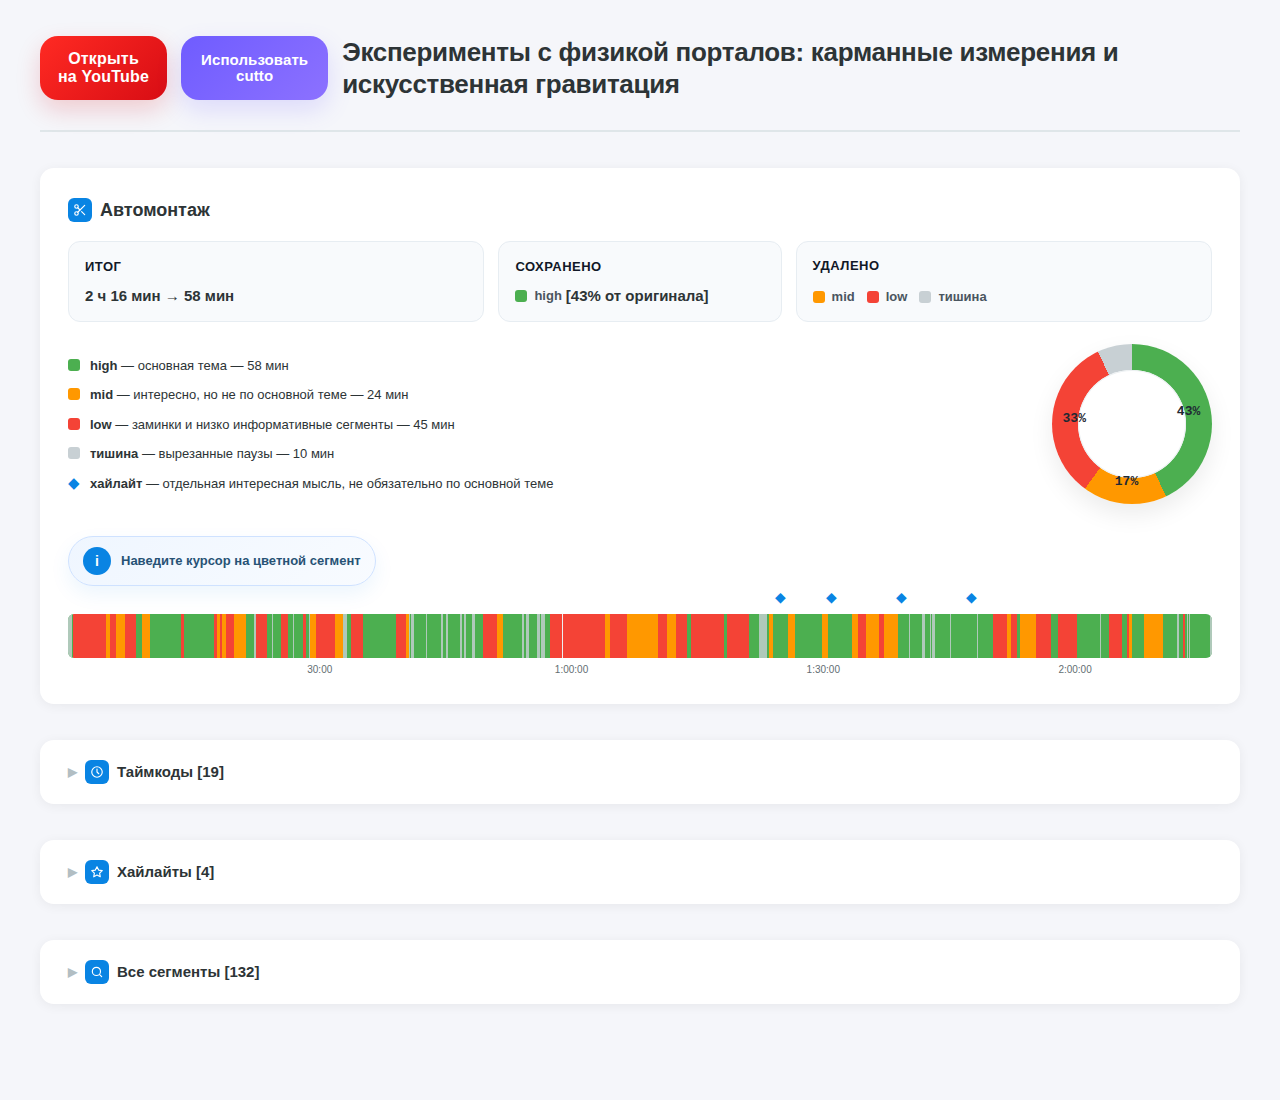
<file: examples/dashboard_optozorax_simulations.html>
<!DOCTYPE html>
<html lang="ru">
<head>
<meta charset="UTF-8">
<meta name="viewport" content="width=device-width, initial-scale=1.0">
<title>Эксперименты с физикой порталов: карманные измерения и искусственная гравитация — Cutto Dashboard</title>
<style>
:root {
  --relevance-high-color: #4CAF50;
  --relevance-high-tooltip-color: #55efc4;
  --relevance-mid-color: #FF9800;
  --relevance-mid-tooltip-color: #fdcb6e;
  --relevance-low-color: #f44336;
  --relevance-low-tooltip-color: #ff7675;
  --silence-color: #c8d0d4;
}
  *, *::before, *::after { box-sizing: border-box; margin: 0; padding: 0; }
  body {
    font-family: 'Segoe UI', 'Helvetica Neue', Arial, sans-serif;
    background: #f5f6fa;
    color: #2d3436;
    line-height: 1.6;
    padding: 0;
    -webkit-font-smoothing: antialiased;
  }
  .container {
    max-width: 1400px;
    margin: 0 auto;
    padding: 30px 40px 60px;
  }
  .header {
    margin-bottom: 36px;
    padding-bottom: 24px;
    border-bottom: 2px solid #dfe6e9;
  }
  .header-row {
    display: flex;
    align-items: center;
    justify-content: center;
    gap: 14px;
    max-width: 100%;
    margin: 0 auto;
  }
  .header-main {
    min-width: 0;
    flex: 0 1 auto;
    max-width: 1100px;
    display: flex;
    align-items: center;
    min-height: 76px;
  }
  .header h1 {
    font-size: 26px;
    font-weight: 700;
    color: #2d3436;
    margin-bottom: 0;
    letter-spacing: -0.3px;
    line-height: 1.25;
  }
  .youtube-button {
    display: inline-flex;
    align-items: center;
    flex: 0 0 auto;
    min-height: 64px;
    padding: 12px 18px;
    border-radius: 18px;
    background: linear-gradient(135deg, #ff2a23, #d80d14);
    color: #fff;
    text-decoration: none;
    box-shadow: 0 10px 24px rgba(216,13,20,0.18);
    transition: transform 0.15s, filter 0.15s;
  }
  .youtube-button:hover {
    transform: translateY(-1px);
    filter: brightness(1.03);
  }
  .youtube-button-copy {
    display: flex;
    flex-direction: column;
    align-items: center;
    justify-content: center;
    line-height: 1.1;
    text-align: center;
  }
  .youtube-button-label {
    font-size: 16px;
    font-weight: 800;
    letter-spacing: 0.2px;
  }
  .header .badge {
    display: inline-flex;
    align-items: center;
    justify-content: center;
    flex: 0 0 auto;
    min-height: 64px;
    background: linear-gradient(135deg, #6f5cff, #8c71ff);
    color: #fff;
    font-size: 16px;
    font-weight: 800;
    padding: 12px 20px;
    border-radius: 18px;
    box-shadow: 0 10px 24px rgba(111,92,255,0.18);
    letter-spacing: 0.1px;
    text-decoration: none;
  }
  .header .badge:hover {
    filter: brightness(1.05);
  }
  .badge-copy {
    display: flex;
    flex-direction: column;
    align-items: center;
    justify-content: center;
    line-height: 1.1;
    text-align: center;
  }
  .badge-label {
    font-size: 15px;
    font-weight: 800;
    letter-spacing: 0.1px;
  }
  .section-title {
    font-size: 18px;
    font-weight: 700;
    color: #2d3436;
    margin-bottom: 16px;
    display: flex;
    align-items: center;
    gap: 8px;
  }
  .section-title .icon,
  .collapsible-details summary .icon {
    width: 24px;
    height: 24px;
    display: inline-flex;
    align-items: center;
    justify-content: center;
    border-radius: 6px;
    font-size: 13px;
    color: #fff;
    font-weight: 700;
  }
  .section-title .icon svg,
  .collapsible-details summary .icon svg {
    width: 14px;
    height: 14px;
    stroke: currentColor;
    fill: none;
    stroke-width: 2;
    stroke-linecap: round;
    stroke-linejoin: round;
  }
  .timeline-section {
    background: #fff;
    border-radius: 14px;
    padding: 28px 28px 20px;
    box-shadow: 0 2px 12px rgba(0,0,0,0.06);
    margin-bottom: 36px;
  }
  .timeline-header {
    margin-bottom: 16px;
  }
  .timeline-hover-hint {
    display: inline-flex;
    align-items: center;
    gap: 10px;
    margin-top: 12px;
    padding: 10px 14px;
    border: 1px solid #cfe2ff;
    border-radius: 999px;
    background: linear-gradient(135deg, #eff6ff 0%, #f8fbff 100%);
    color: #275275;
    font-size: 13px;
    font-weight: 600;
    line-height: 1.4;
    box-shadow: 0 8px 20px rgba(9,132,227,0.08);
  }
  .timeline-hover-hint .hint-icon {
    display: inline-flex;
    align-items: center;
    justify-content: center;
    width: 28px;
    height: 28px;
    border-radius: 50%;
    background: #0984e3;
    color: #fff;
    font-size: 14px;
    font-weight: 700;
    flex-shrink: 0;
    animation: hint-pulse 1.8s ease-in-out infinite;
  }
  .timeline-summary-row {
    display: grid;
    grid-template-columns: minmax(0, 1.25fr) minmax(0, 0.85fr) minmax(0, 1.25fr);
    gap: 14px;
    margin-bottom: 22px;
  }
  .timeline-summary-card {
    background: #f8fafc;
    border: 1px solid #e7edf2;
    border-radius: 12px;
    padding: 14px 16px;
    min-height: 68px;
    display: flex;
    flex-direction: column;
    align-items: flex-start;
    justify-content: center;
    gap: 8px;
  }
  .timeline-summary-card-tags {
    gap: 10px;
  }
  .timeline-summary-label {
    color: #111827;
    font-size: 13px;
    font-weight: 700;
    letter-spacing: 0.5px;
    text-transform: uppercase;
  }
  .timeline-summary-value {
    color: #2d3436;
    font-size: 15px;
    font-weight: 700;
    line-height: 1.35;
  }
  .timeline-summary-content {
    display: flex;
    align-items: center;
    flex-wrap: wrap;
    gap: 10px;
  }
  .timeline-summary-keep-group {
    display: inline-flex;
    align-items: center;
    flex-wrap: nowrap;
    gap: 4px;
  }
  .timeline-summary-metric {
    color: #2d3436;
    font-size: 15px;
    font-weight: 700;
    line-height: 1.35;
  }
  .timeline-summary-tags {
    display: flex;
    flex-wrap: wrap;
    gap: 8px 12px;
  }
  .timeline-summary-tag {
    display: inline-flex;
    align-items: center;
    gap: 7px;
    color: #4a5560;
    font-size: 13px;
    font-weight: 600;
  }
  .timeline-summary-tag .legend-dot {
    margin-top: 0;
  }
  .timeline-overview {
    display: flex;
    align-items: center;
    justify-content: space-between;
    gap: 24px;
    margin-bottom: 20px;
  }
  .timeline-legend {
    display: flex;
    flex-direction: column;
    gap: 10px;
    font-size: 13px;
    color: #2d3436;
    max-width: 520px;
    flex: 1 1 auto;
  }
  .legend-item {
    display: flex;
    align-items: flex-start;
    gap: 10px;
    line-height: 1.5;
  }
  .legend-dot {
    width: 12px;
    height: 12px;
    border-radius: 3px;
    display: inline-block;
    flex: 0 0 12px;
    margin-top: 3px;
  }
  .legend-highlight {
    color: #0984e3;
    font-size: 15px;
    line-height: 1;
    flex: 0 0 12px;
    margin-top: 1px;
  }
  .legend-text {
    color: #2d3436;
    font-size: 13px;
    font-weight: 400;
    line-height: 1.5;
  }
  .legend-name {
    color: #2d3436;
    font-weight: 700;
  }
  .timeline-wrapper {
    position: relative;
    width: 100%;
    margin-bottom: 6px;
  }
  .timeline-pie-wrap {
    display: flex;
    justify-content: flex-end;
    flex: 0 0 auto;
  }
  .timeline-pie-chart {
    width: 160px;
    height: 160px;
    border-radius: 50%;
    position: relative;
    box-shadow: 0 10px 24px rgba(0,0,0,0.08);
  }
  .timeline-pie-label {
    position: absolute;
    z-index: 1;
    transform: translate(-50%, -50%);
    color: #1f2933;
    font-size: 13px;
    font-weight: 700;
    font-family: 'SF Mono', 'Consolas', monospace;
    letter-spacing: 0.1px;
    pointer-events: none;
  }
  .timeline-pie-label-dark {
    color: #1f2933;
  }
  .timeline-pie-chart::after {
    content: '';
    position: absolute;
    inset: 26px;
    border-radius: 50%;
    background: #fff;
    box-shadow: inset 0 0 0 1px #edf1f3;
    z-index: 0;
  }
  .highlight-markers {
    position: relative;
    height: 24px;
    margin-bottom: 4px;
  }
  .highlight-marker {
    position: absolute;
    transform: translateX(-50%);
    color: #0984e3;
    font-size: 14px;
    cursor: pointer;
    z-index: 5;
    transition: transform 0.15s;
    line-height: 1;
    top: 4px;
  }
  .highlight-marker:hover {
    transform: translateX(-50%) scale(1.4);
  }
  .timeline-bar {
    position: relative;
    height: 44px;
    background: #ecf0f1;
    border-radius: 6px;
    overflow: hidden;
    cursor: crosshair;
    transition: box-shadow 0.18s ease, transform 0.18s ease;
  }
  .timeline-wrapper:hover .timeline-bar {
    box-shadow: inset 0 0 0 1px rgba(9,132,227,0.18), 0 0 0 4px rgba(9,132,227,0.08);
    transform: translateY(-1px);
  }
  .timeline-segment {
    position: absolute;
    top: 0;
    height: 100%;
    transition: opacity 0.15s;
  }
  .timeline-segment:hover {
    opacity: 0.85;
  }
  .timeline-segment.relevance-HIGH { background: var(--relevance-high-color); }
  .timeline-segment.relevance-MID { background: var(--relevance-mid-color); }
  .timeline-segment.relevance-LOW { background: var(--relevance-low-color); }
  .timeline-silence {
    position: absolute;
    top: 0;
    height: 100%;
    background: var(--silence-color);
    opacity: 0.8;
    pointer-events: none;
  }
  .timeline-cut {
    position: absolute;
    top: 0;
    height: 100%;
    pointer-events: none;
  }
  .time-ruler {
    position: relative;
    height: 16px;
    margin-top: 4px;
  }
  .time-ruler-mark {
    position: absolute;
    transform: translateX(-50%);
    font-size: 10px;
    color: #636e72;
    font-weight: 500;
  }
  .timeline-tooltip {
    display: none;
    position: fixed;
    background: #2d3436;
    color: #fff;
    padding: 10px 14px;
    border-radius: 8px;
    font-size: 12px;
    max-width: 340px;
    z-index: 1000;
    pointer-events: none;
    box-shadow: 0 4px 16px rgba(0,0,0,0.25);
    line-height: 1.5;
  }
  .timeline-tooltip .tt-title {
    font-weight: 700;
    margin-bottom: 4px;
    font-size: 13px;
  }
  .timeline-tooltip .tt-why {
    font-weight: 700;
    margin-top: 2px;
  }
  .timeline-tooltip .tt-why.HIGH { color: var(--relevance-high-tooltip-color); }
  .timeline-tooltip .tt-why.MID { color: var(--relevance-mid-tooltip-color); }
  .timeline-tooltip .tt-why.LOW { color: var(--relevance-low-tooltip-color); }
  .timeline-tooltip .tt-explanation {
    font-size: 12px;
    margin-top: 2px;
    white-space: normal;
    word-break: break-word;
  }
  .timeline-tooltip .tt-time {
    color: #b2bec3;
    font-size: 11px;
    margin-top: 4px;
  }
  @keyframes hint-pulse {
    0%, 100% {
      transform: scale(1);
      box-shadow: 0 0 0 0 rgba(9,132,227,0.24);
    }
    50% {
      transform: scale(1.06);
      box-shadow: 0 0 0 8px rgba(9,132,227,0);
    }
  }
  .chapters-section,
  .highlights-section,
  .segments-section {
    margin-bottom: 36px;
  }
  .details-body {
    padding: 0 28px 24px;
  }
  .chapters-table-wrap {
    overflow-x: auto;
  }
  .chapter-time {
    font-size: 13px;
    font-weight: 600;
    color: #0984e3;
    font-family: 'SF Mono', 'Consolas', monospace;
    line-height: 1.3;
  }
  .chapter-duration {
    display: inline-flex;
    align-items: center;
    border-radius: 999px;
    padding: 2px 9px;
    background: #eef6ff;
    border: 1px solid #d5e7ff;
    color: #0864aa;
    font-size: 11px;
    font-weight: 700;
    font-family: 'SF Mono', 'Consolas', monospace;
    letter-spacing: 0.1px;
  }
  .chapter-empty {
    color: #b2bec3;
    font-size: 13px;
    padding: 6px 0;
  }
  .highlights-grid {
    display: grid;
    grid-template-columns: repeat(3, 1fr);
    gap: 16px;
  }
  .highlight-card {
    background: #fff;
    border-radius: 12px;
    padding: 20px;
    box-shadow: 0 2px 8px rgba(0,0,0,0.06);
    border-left: 4px solid #0984e3;
    transition: box-shadow 0.2s;
  }
  .highlight-card:hover {
    box-shadow: 0 4px 16px rgba(0,0,0,0.10);
  }
  .highlight-card .hl-title {
    font-size: 14px;
    font-weight: 700;
    color: #2d3436;
    line-height: 1.4;
  }
  .highlight-card .hl-title + .hl-meta {
    margin-top: 8px;
  }
  .highlight-card .hl-desc {
    font-size: 12px;
    color: #636e72;
    line-height: 1.5;
    margin-top: 10px;
  }
  .highlight-card .hl-meta {
    display: flex;
    align-items: center;
    flex-wrap: wrap;
    gap: 8px;
  }
  .highlight-card .hl-source {
    font-size: 11px;
    color: #0984e3;
    font-weight: 600;
    font-family: 'SF Mono', 'Consolas', monospace;
  }
  .highlight-card .hl-tags {
    margin-top: 10px;
    display: flex;
    flex-wrap: wrap;
    gap: 6px;
  }
  .highlight-card .hl-tag {
    display: inline-flex;
    align-items: center;
    border-radius: 999px;
    padding: 3px 8px;
    background: #eef6ff;
    border: 1px solid #d5e7ff;
    color: #0864aa;
    font-size: 11px;
    font-weight: 600;
    line-height: 1.2;
  }
  .collapsible-details {
    background: #fff;
    border-radius: 14px;
    box-shadow: 0 2px 12px rgba(0,0,0,0.06);
    overflow: hidden;
  }
  .collapsible-details summary {
    padding: 20px 28px;
    cursor: pointer;
    font-size: 15px;
    font-weight: 600;
    color: #2d3436;
    display: flex;
    align-items: center;
    gap: 8px;
    user-select: none;
    list-style: none;
    transition: background 0.15s;
  }
  .collapsible-details summary:hover {
    background: #f5f6fa;
  }
  .collapsible-details summary::-webkit-details-marker { display: none; }
  .collapsible-details summary .arrow {
    transition: transform 0.2s;
    font-size: 12px;
    color: #b2bec3;
  }
  .collapsible-details[open] summary .arrow {
    transform: rotate(90deg);
  }
  .segments-table-wrap {
    padding: 0 28px 20px;
    overflow-x: auto;
  }
  .segments-table {
    width: 100%;
    border-collapse: collapse;
    font-size: 13px;
  }
  .segments-table th {
    text-align: left;
    padding: 10px 12px;
    font-weight: 600;
    color: #636e72;
    border-bottom: 2px solid #dfe6e9;
    font-size: 11px;
    text-transform: uppercase;
    letter-spacing: 0.5px;
    white-space: nowrap;
  }
  .segments-table td {
    padding: 8px 12px;
    border-bottom: 1px solid #f0f0f0;
    vertical-align: top;
  }
  .segments-table tr:last-child td {
    border-bottom: none;
  }
  .segments-table tr:hover td {
    background: #f9f9fb;
  }
  .relevance-badge {
    display: inline-block;
    padding: 2px 8px;
    border-radius: 4px;
    font-size: 11px;
    font-weight: 700;
    color: #fff;
    text-transform: uppercase;
    letter-spacing: 0.3px;
  }
  .relevance-badge.HIGH { background: var(--relevance-high-color); }
  .relevance-badge.MID { background: var(--relevance-mid-color); }
  .relevance-badge.LOW { background: var(--relevance-low-color); }
  .col-time { white-space: nowrap; }
  .col-time .chapter-time { font-size: 12px; }
  .col-dur { white-space: nowrap; text-align: right; }
  .col-dur .chapter-duration { justify-content: center; }
  .col-rel { white-space: nowrap; text-align: center; }
  .col-desc { line-height: 1.5; }
  #timecodesTable th.col-time,
  #timecodesTable td.col-time,
  #timecodesTable th.col-dur,
  #timecodesTable td.col-dur {
    width: 1%;
    white-space: nowrap;
  }
  #timecodesTable th.col-dur,
  #timecodesTable td.col-dur {
    text-align: center;
  }
  #timecodesTable .col-dur .chapter-duration {
    margin: 0 auto;
  }
  @media (max-width: 900px) {
    .header-row { flex-direction: column; align-items: stretch; gap: 12px; }
    .youtube-button, .header .badge { justify-content: center; }
    .header-main { width: 100%; }
    .timeline-hover-hint { display: flex; width: 100%; border-radius: 16px; align-items: flex-start; }
    .timeline-summary-row { grid-template-columns: 1fr; }
    .timeline-overview { flex-direction: column; align-items: flex-start; }
    .timeline-legend { max-width: none; }
    .timeline-pie-wrap { justify-content: flex-start; }
    .highlights-grid { grid-template-columns: 1fr; }
    .container { padding: 16px; }
  }
</style>
</head>
<body>
<div class="container">

  <header class="header">
    <div class="header-row">
      <a class="youtube-button" href="https://www.youtube.com/" target="_blank" rel="noopener noreferrer">
        <span class="youtube-button-copy">
          <span class="youtube-button-label">Открыть</span>
          <span class="youtube-button-label">на YouTube</span>
        </span>
      </a>
      <a class="badge" href="https://usecutto.app/" target="_blank" rel="noopener noreferrer">
        <span class="badge-copy">
          <span class="badge-label">Использовать</span>
          <span class="badge-label">cutto</span>
        </span>
      </a>
      <div class="header-main">
        <h1>Эксперименты с физикой порталов: карманные измерения и искусственная гравитация</h1>
      </div>
    </div>
  </header>

  <div class="timeline-section">
    <div class="timeline-header">
      <div class="section-title" style="margin-bottom:0">
        <span class="icon icon-scissors" style="background:#0984e3;"><svg viewBox="0 0 24 24" aria-hidden="true"><circle cx="6" cy="6" r="3"></circle><circle cx="6" cy="18" r="3"></circle><path d="M8.12 8.12 12 12"></path><path d="M20 4 8.12 15.88"></path><path d="M14.8 14.8 20 20"></path></svg></span>
        Автомонтаж
      </div>
    </div>
    <div class="timeline-summary-row">
      <div class="timeline-summary-card">
        <div class="timeline-summary-label">Итог</div>
        <div class="timeline-summary-value">2 ч 16 мин → 58 мин</div>
      </div>
      <div class="timeline-summary-card">
        <div class="timeline-summary-label">Сохранено</div>
        <div class="timeline-summary-content">
          <span class="timeline-summary-keep-group"><span class="timeline-summary-tag"><span class="legend-dot" style="background:#4CAF50;"></span>high</span><span class="timeline-summary-metric">[43% от оригинала]</span></span>
        </div>
      </div>
      <div class="timeline-summary-card timeline-summary-card-tags">
        <div class="timeline-summary-label">Удалено</div>
        <div class="timeline-summary-tags">
          <span class="timeline-summary-tag"><span class="legend-dot" style="background:#FF9800;"></span>mid</span><span class="timeline-summary-tag"><span class="legend-dot" style="background:#f44336;"></span>low</span><span class="timeline-summary-tag"><span class="legend-dot" style="background:#c8d0d4;"></span>тишина</span>
        </div>
      </div>
    </div>
    <div class="timeline-overview">
      <div class="timeline-legend">
        <div class="legend-item"><span class="legend-dot" style="background:#4CAF50;"></span><span class="legend-text"><span class="legend-name">high</span> — основная тема — 58 мин</span></div><div class="legend-item"><span class="legend-dot" style="background:#FF9800;"></span><span class="legend-text"><span class="legend-name">mid</span> — интересно, но не по основной теме — 24 мин</span></div><div class="legend-item"><span class="legend-dot" style="background:#f44336;"></span><span class="legend-text"><span class="legend-name">low</span> — заминки и низко информативные сегменты — 45 мин</span></div><div class="legend-item"><span class="legend-dot" style="background:#c8d0d4;"></span><span class="legend-text"><span class="legend-name">тишина</span> — вырезанные паузы — 10 мин</span></div><div class="legend-item"><span class="legend-highlight">&#9670;</span><span class="legend-text"><span class="legend-name">хайлайт</span> — отдельная интересная мысль, не обязательно по основной теме</span></div>
      </div>
      <div class="timeline-pie-wrap">
        <div class="timeline-pie-chart" style="background: conic-gradient(#4CAF50 0% 43%, #FF9800 43% 60%, #f44336 60% 93%, #c8d0d4 93% 100%);" title="Распределение high / mid / low / тишина">
          <span class="timeline-pie-label" style="left:136.6px; top:67.3px;">43%</span><span class="timeline-pie-label" style="left:74.5px; top:137.7px;">17%</span><span class="timeline-pie-label" style="left:22.3px; top:74.5px;">33%</span>
        </div>
      </div>
    </div>
    <div class="timeline-hover-hint">
      <span class="hint-icon">i</span>
      <span>Наведите курсор на цветной сегмент</span>
    </div>
    <div class="timeline-wrapper">
      <div class="highlight-markers" id="highlightMarkers"></div>
      <div class="timeline-bar" id="timelineBar"></div>
      <div class="time-ruler" id="timeRuler"></div>
    </div>
  </div>
  <div class="timeline-tooltip" id="tooltip"></div>

  <div class="chapters-section">
    <details class="collapsible-details">
      <summary>
        <span class="arrow">&#9654;</span>
        <span class="icon icon-clock" style="background:#0984e3;"><svg viewBox="0 0 24 24" aria-hidden="true"><circle cx="12" cy="12" r="9"></circle><path d="M12 7v5l3 3"></path></svg></span>
        Таймкоды [19]
      </summary>
      <div class="details-body">
        <div class="chapters-table-wrap">
          <table class="segments-table" id="timecodesTable">
            <thead>
              <tr>
                <th class="col-time">Время</th>
                <th class="col-dur">Длительность</th>
                <th class="col-desc">Описание</th>
              </tr>
            </thead>
            <tbody id="chaptersBody"></tbody>
          </table>
          <div class="chapter-empty" id="chaptersEmpty" hidden>Нет таймкодов</div>
        </div>
      </div>
    </details>
  </div>

  <div class="highlights-section">
    <details class="collapsible-details">
      <summary>
        <span class="arrow">&#9654;</span>
        <span class="icon icon-star" style="background:#0984e3;"><svg viewBox="0 0 24 24" aria-hidden="true"><path d="m12 3 2.8 5.7 6.2.9-4.5 4.4 1.1 6.2L12 17.2 6.4 20.2l1.1-6.2L3 9.6l6.2-.9L12 3Z"></path></svg></span>
        Хайлайты [4]
      </summary>
      <div class="details-body">
        <div class="highlights-grid" id="highlightsGrid"></div>
      </div>
    </details>
  </div>

  <div class="segments-section">
    <details class="collapsible-details">
      <summary>
        <span class="arrow">&#9654;</span>
        <span class="icon icon-search" style="background:#0984e3;"><svg viewBox="0 0 24 24" aria-hidden="true"><circle cx="11" cy="11" r="7"></circle><path d="m20 20-3.5-3.5"></path></svg></span>
        Все сегменты [132]
      </summary>
      <div class="segments-table-wrap">
        <table class="segments-table" id="segmentsTable">
          <thead>
            <tr>
              <th class="col-time">Время</th>
              <th class="col-dur">Длительность</th>
              <th class="col-rel">Релевантность</th>
              <th class="col-desc">Описание</th>
            </tr>
          </thead>
          <tbody id="segmentsBody"></tbody>
        </table>
      </div>
    </details>
  </div>

</div>

<script>
const TOTAL_DURATION = 8179.0;
const SHORTENED_DURATION = 3479.4;
const segments = [{"start": 0.0, "end": 33.8, "dur": 33.8, "desc": "Первое приветствие стрима - стример запускает трансляцию и приветствует зрителей", "relevance": "HIGH", "relevanceExplained": "Первое приветствие всего стрима всегда HIGH", "startTime": "00:00", "endTime": "00:34"}, {"start": 33.8, "end": 62.2, "dur": 28.5, "desc": "Настройка OBS - подгонка разрешения и расположения элементов", "relevance": "LOW", "relevanceExplained": "Чисто техническая настройка стрима без информационной ценности", "startTime": "00:34", "endTime": "01:02"}, {"start": 62.2, "end": 85.5, "dur": 23.3, "desc": "Проверка звука и реакция на первые сообщения в чате", "relevance": "LOW", "relevanceExplained": "Служебная проверка связи и громкости", "startTime": "01:02", "endTime": "01:26"}, {"start": 85.5, "end": 109.2, "dur": 23.6, "desc": "Жалоба на баг YouTube с автопереводом комментариев на английский", "relevance": "LOW", "relevanceExplained": "Мелкая техническая жалоба без долгосрочной ценности", "startTime": "01:26", "endTime": "01:49"}, {"start": 109.2, "end": 189.6, "dur": 80.5, "desc": "Настройка Donation Alerts - поиск ссылки и добавление её в описание стрима", "relevance": "LOW", "relevanceExplained": "Чисто служебная настройка платёжной системы", "startTime": "01:49", "endTime": "03:10"}, {"start": 189.6, "end": 202.2, "dur": 12.6, "desc": "Повторная демонстрация бага автоперевода YouTube", "relevance": "LOW", "relevanceExplained": "Повтор той же мелкой технической жалобы", "startTime": "03:10", "endTime": "03:22"}, {"start": 202.2, "end": 225.3, "dur": 23.1, "desc": "Приветствие подключающихся зрителей и ответ про запись стрима", "relevance": "LOW", "relevanceExplained": "Повторное приветствие и служебная информация о записи", "startTime": "03:22", "endTime": "03:45"}, {"start": 225.3, "end": 263.5, "dur": 38.1, "desc": "Реакция на первый донат и благодарность", "relevance": "LOW", "relevanceExplained": "Служебная реакция на донат без содержательной информации", "startTime": "03:45", "endTime": "04:23"}, {"start": 263.5, "end": 274.5, "dur": 11.0, "desc": "Ожидание зрителей и тест автоперевода на английском", "relevance": "LOW", "relevanceExplained": "Ожидание начала и мелкий тест", "startTime": "04:23", "endTime": "04:34"}, {"start": 274.5, "end": 297.9, "dur": 23.4, "desc": "Ответ на вопрос из чата про симуляцию волновой функции и аксиому порталов в разных размерностях", "relevance": "MID", "relevanceExplained": "Краткий но содержательный ответ про свойства порталов в разных размерностях - относится к теме движка", "startTime": "04:34", "endTime": "04:58"}, {"start": 297.9, "end": 344.5, "dur": 46.7, "desc": "Объяснение механики вопросов через донаты", "relevance": "LOW", "relevanceExplained": "Служебная информация о формате взаимодействия на стриме", "startTime": "04:58", "endTime": "05:45"}, {"start": 344.5, "end": 409.7, "dur": 65.2, "desc": "Ответ про доступность Portal Lab в браузере и упоминание шейдерной версии", "relevance": "MID", "relevanceExplained": "Информация о доступных версиях продукта - косвенно относится к основной теме", "startTime": "05:45", "endTime": "06:50"}, {"start": 409.7, "end": 414.5, "dur": 4.8, "desc": "Согласие что автоперевод плохой", "relevance": "LOW", "relevanceExplained": "Проходная реплика без ценности", "startTime": "06:50", "endTime": "06:55"}, {"start": 414.5, "end": 485.8, "dur": 71.3, "desc": "Обсуждение лимитов донатов, рекламы в стриме, версий на Android и организационные моменты", "relevance": "LOW", "relevanceExplained": "Служебные организационные вопросы: лимиты донатов, сборка Android-версии, вопросы про рекламу YouTube", "startTime": "06:55", "endTime": "08:06"}, {"start": 485.8, "end": 509.5, "dur": 23.7, "desc": "Начало основного контента - формулировка первого вопроса про искусственную гравитацию через портал около Земли и в космосе", "relevance": "HIGH", "relevanceExplained": "Прямо относится к основной теме стрима - визуализация физических парадоксов с порталами", "startTime": "08:06", "endTime": "08:30"}, {"start": 509.5, "end": 528.4, "dur": 18.9, "desc": "Первичный ответ на вопрос и начало демонстрации", "relevance": "HIGH", "relevanceExplained": "Стример начинает отвечать на вопрос об искусственной гравитации - основная тема", "startTime": "08:30", "endTime": "08:48"}, {"start": 528.4, "end": 587.1, "dur": 58.7, "desc": "Демонстрация нового обновления с превьюшками сцен и настройка интерфейса", "relevance": "MID", "relevanceExplained": "Показ обновления движка интересен но является отступлением от вопроса про гравитацию", "startTime": "08:48", "endTime": "09:47"}, {"start": 587.1, "end": 805.1, "dur": 218.0, "desc": "Настройка сцены для симуляции гравитации - включение планет, стримлайнов, настройка параметров", "relevance": "HIGH", "relevanceExplained": "Процесс построения эксперимента с гравитацией через порталы - основная тема", "startTime": "09:47", "endTime": "13:25"}, {"start": 805.1, "end": 809.0, "dur": 3.8, "desc": "Начало демонстрации результата - стример готовится показать гравитацию в далёком космосе", "relevance": "HIGH", "relevanceExplained": "Кульминация эксперимента - основная тема", "startTime": "13:25", "endTime": "13:29"}, {"start": 809.0, "end": 832.7, "dur": 23.7, "desc": "Донат-алерт про финансирование эксперимента с космическим шаттлом и реакция стримера", "relevance": "LOW", "relevanceExplained": "Автоматический TTS донат-алерт и короткая реакция без содержательной информации", "startTime": "13:29", "endTime": "13:53"}, {"start": 832.7, "end": 1015.8, "dur": 183.1, "desc": "Демонстрация искусственной гравитации через портал на космическом корабле - показ притяжения к центру и проблем с наклонной стеной", "relevance": "HIGH", "relevanceExplained": "Это прямая демонстрация физики порталов и гравитации - основная тема стрима. Стример показывает как работает портальная гравитация и какие проблемы возникают", "startTime": "13:53", "endTime": "16:56"}, {"start": 1015.8, "end": 1043.0, "dur": 27.2, "desc": "Вывод по искусственной гравитации - проблемы с ускоряющимся порталом и благодарность за донат", "relevance": "HIGH", "relevanceExplained": "Завершение темы искусственной гравитации с важным замечанием о сложности ускоряющихся порталов - относится к основной теме", "startTime": "16:56", "endTime": "17:23"}, {"start": 1043.0, "end": 1057.4, "dur": 14.5, "desc": "Переход к чтению комментариев из чата и замечание о YouTube переводе", "relevance": "LOW", "relevanceExplained": "Служебный момент - переход между темами и техническая заметка о переводе YouTube", "startTime": "17:23", "endTime": "17:37"}, {"start": 1057.4, "end": 1064.2, "dur": 6.8, "desc": "Ответ на вопрос из чата про окна о сохранении энергии", "relevance": "LOW", "relevanceExplained": "Очень короткий и неинформативный ответ - стример просто говорит что не знает как это сделать", "startTime": "17:37", "endTime": "17:44"}, {"start": 1064.2, "end": 1089.7, "dur": 25.5, "desc": "Ответ на вопрос про GUI - библиотека eGUI на Rust", "relevance": "MID", "relevanceExplained": "Техническая деталь про инструменты разработки движка - не основная тема но содержательный ответ", "startTime": "17:44", "endTime": "18:10"}, {"start": 1089.7, "end": 1102.9, "dur": 13.2, "desc": "Обсуждение случайного числа из доната и приветствие нового зрителя", "relevance": "LOW", "relevanceExplained": "Мелкие служебные реплики - шутка про случайное число 289 и приветствие. Быстро теряют ценность", "startTime": "18:10", "endTime": "18:23"}, {"start": 1102.9, "end": 1131.0, "dur": 28.2, "desc": "Ответ про open-source статус проекта и объяснение формата стрима новому зрителю", "relevance": "MID", "relevanceExplained": "Содержательная информация о проекте (будет спонсирован) и формате стрима но не основная тема", "startTime": "18:23", "endTime": "18:51"}, {"start": 1131.0, "end": 1175.1, "dur": 44.0, "desc": "Технические проблемы с чатом и ответ на вопрос про огромный портал", "relevance": "LOW", "relevanceExplained": "В основном служебные моменты - слетевший чат. Ответ про огромный портал откладывается на потом", "startTime": "18:51", "endTime": "19:35"}, {"start": 1175.1, "end": 1185.3, "dur": 10.2, "desc": "Реакция на рекламу стрима от Анигири", "relevance": "LOW", "relevanceExplained": "Краткая благодарность за рекламу - быстро теряет актуальность", "startTime": "19:35", "endTime": "19:45"}, {"start": 1185.3, "end": 1222.3, "dur": 37.1, "desc": "Ответы на вопросы из чата про формат симуляции и что можно симулировать", "relevance": "MID", "relevanceExplained": "Стример описывает возможности своего движка - полезно для понимания проекта но не демонстрация", "startTime": "19:45", "endTime": "20:22"}, {"start": 1222.3, "end": 1272.7, "dur": 50.3, "desc": "Ответ на вопрос про Entity Component System и рассказ о втором канале с видео про систему компонентов", "relevance": "MID", "relevanceExplained": "Технические детали архитектуры движка и реклама второго канала - содержательно но побочная тема", "startTime": "20:22", "endTime": "21:13"}, {"start": 1272.7, "end": 1346.5, "dur": 73.9, "desc": "Объяснение почему портал тянет к центру независимо от размера планеты - демонстрация с soft body", "relevance": "HIGH", "relevanceExplained": "Прямая демонстрация физики портальной гравитации с объяснением контринтуитивного эффекта - основная тема", "startTime": "21:13", "endTime": "22:27"}, {"start": 1346.5, "end": 1380.3, "dur": 33.8, "desc": "Ответ на вопрос почему параметры симуляции в боковом окошке и настройка 16 на 9", "relevance": "LOW", "relevanceExplained": "Чисто технический вопрос про интерфейс не имеющий отношения к физике порталов", "startTime": "22:27", "endTime": "23:00"}, {"start": 1380.3, "end": 1408.9, "dur": 28.6, "desc": "Ответ на вопросы про порталы-объекты и голосование на сайте", "relevance": "LOW", "relevanceExplained": "Два коротких ответа - один откладывает реализацию на потом а второй чисто организационный", "startTime": "23:00", "endTime": "23:29"}, {"start": 1408.9, "end": 1425.2, "dur": 16.3, "desc": "Переход к следующей теме - портал-зеркало", "relevance": "LOW", "relevanceExplained": "Служебный переход между темами без содержательной информации", "startTime": "23:29", "endTime": "23:45"}, {"start": 1425.2, "end": 1507.0, "dur": 81.8, "desc": "Попытка создать портал-зеркало - размещение порталов друг в друга и проблемы с методом конечных элементов", "relevance": "HIGH", "relevanceExplained": "Демонстрация ограничений движка при попытке создать зеркальный портал - относится к основной теме и показывает технические границы симуляции", "startTime": "23:45", "endTime": "25:07"}, {"start": 1507.0, "end": 1521.5, "dur": 14.5, "desc": "Переход к показу монопортала - спойлер к следующему видео", "relevance": "HIGH", "relevanceExplained": "Начало демонстрации монопортала - важная новая фича движка относящаяся к основной теме", "startTime": "25:07", "endTime": "25:21"}, {"start": 1521.5, "end": 1572.7, "dur": 51.2, "desc": "Настройка OBS и расположения элементов на экране", "relevance": "LOW", "relevanceExplained": "Служебная настройка отображения - перемещение элементов QR-кода и вопросов", "startTime": "25:21", "endTime": "26:13"}, {"start": 1572.7, "end": 1676.6, "dur": 103.9, "desc": "Демонстрация монопортала с самостолкновением soft body - новая фича движка", "relevance": "HIGH", "relevanceExplained": "Ключевая демонстрация новой функциональности - soft body сталкивается сам с собой через монопортал. Это спойлер к будущему видео и прямо относится к основной теме", "startTime": "26:13", "endTime": "27:57"}, {"start": 1676.6, "end": 1703.5, "dur": 26.9, "desc": "Донат-алерт со спамом и благодарность", "relevance": "LOW", "relevanceExplained": "Спам-донат (звук) и короткая благодарность - не несет информационной ценности", "startTime": "27:57", "endTime": "28:24"}, {"start": 1703.5, "end": 1730.5, "dur": 27.0, "desc": "Объяснение разницы между монопорталом и настоящим зеркалом", "relevance": "HIGH", "relevanceExplained": "Содержательное объяснение физики - в зеркале объект всегда ударяется сам в себя и не может пройти сквозь. Относится к основной теме", "startTime": "28:24", "endTime": "28:51"}, {"start": 1730.5, "end": 1770.8, "dur": 40.3, "desc": "Ответ на вопрос про поворот монопортала на 180 градусов и демонстрация", "relevance": "MID", "relevanceExplained": "Короткий эксперимент по просьбе зрителя - дополнение к демонстрации монопортала", "startTime": "28:51", "endTime": "29:31"}, {"start": 1770.8, "end": 1815.8, "dur": 45.0, "desc": "Чтение чата и ответ про портал-круг - будет в следующем видео", "relevance": "LOW", "relevanceExplained": "Служебное чтение чата с жалобой на перевод YouTube и откладывание вопроса на будущее видео", "startTime": "29:31", "endTime": "30:16"}, {"start": 1815.8, "end": 1880.4, "dur": 64.6, "desc": "Настройка донатов и ответ про гайд на программу", "relevance": "LOW", "relevanceExplained": "Служебная настройка донатов и короткий ответ что гайд уже есть на английском", "startTime": "30:16", "endTime": "31:20"}, {"start": 1880.4, "end": 1907.3, "dur": 26.9, "desc": "Ответ на вопрос где скачать Portal Lab - отправка ссылки", "relevance": "LOW", "relevanceExplained": "Короткий организационный ответ с отправкой ссылки", "startTime": "31:20", "endTime": "31:47"}, {"start": 1907.3, "end": 1967.4, "dur": 60.1, "desc": "Объяснение того что симуляция работает на процессоре в реальном времени с конкретными замерами производительности (FEM - 15 мс и SoftBody - 2 мс и рендеринг)", "relevance": "MID", "relevanceExplained": "Технические детали производительности движка - содержательная информация но скорее побочная относительно основной темы визуализации физических парадоксов", "startTime": "31:47", "endTime": "32:47"}, {"start": 1967.4, "end": 2022.0, "dur": 54.7, "desc": "Демонстрация сцены с поршнем сжимающим объект и анонс будущего видео про физику столкновений", "relevance": "HIGH", "relevanceExplained": "Демонстрация физической симуляции напрямую относится к основной теме стрима - визуализация физики в Portal Lab", "startTime": "32:47", "endTime": "33:42"}, {"start": 2022.0, "end": 2041.7, "dur": 19.7, "desc": "Ответ на вопрос где найти гайд - направление на второй канал Optozorax 2", "relevance": "LOW", "relevanceExplained": "Служебная информация о поиске гайда - быстро теряет актуальность и не несёт содержательной ценности", "startTime": "33:42", "endTime": "34:02"}, {"start": 2041.7, "end": 2105.9, "dur": 64.2, "desc": "Переход к следующим вопросам и спам-донаты «бульточка» и «буль»", "relevance": "LOW", "relevanceExplained": "Спам-донаты без смыслового содержания и служебные реплики о дизлайках в чате", "startTime": "34:02", "endTime": "35:06"}, {"start": 2105.9, "end": 2195.3, "dur": 89.4, "desc": "Ответ на вопрос о роадмапе проекта: ближайшие видео (сферический портал - червоточины - физика) и планы уйти в 4D из-за сложности математики ускоряющихся порталов", "relevance": "HIGH", "relevanceExplained": "Прямо относится к основной теме - автор подробно рассказывает о планах развития движка и объясняет почему ускоряющиеся порталы требуют теории относительности или теории Картана-Ньютона", "startTime": "35:06", "endTime": "36:35"}, {"start": 2195.3, "end": 2342.3, "dur": 147.0, "desc": "Демонстрация и обсуждение физики масштабирующих порталов: проблема телепортации инерциальной массы vs гравитационной и планы по рекурсивному самостолкновению", "relevance": "HIGH", "relevanceExplained": "Напрямую относится к основной теме - исследование физики порталов с конкретной демонстрацией и обсуждением нерешённых проблем (два вида массы)", "startTime": "36:35", "endTime": "39:02"}, {"start": 2342.3, "end": 2415.9, "dur": 73.6, "desc": "Чтение спам-донатов (буль-буль) и ответ на вопрос про формат M4A", "relevance": "LOW", "relevanceExplained": "Чтение спам-сообщений без содержания и краткий ответ про аудиоформат - не относится к теме стрима", "startTime": "39:02", "endTime": "40:16"}, {"start": 2415.9, "end": 2441.4, "dur": 25.5, "desc": "Ответ на вопрос о тестировании порталов в реальной жизни - пока невозможно создать", "relevance": "MID", "relevanceExplained": "Краткий но содержательный ответ касающийся порталов - относится к теме но очень короткий", "startTime": "40:16", "endTime": "40:41"}, {"start": 2441.4, "end": 2802.7, "dur": 361.3, "desc": "Попытка сделать зеркальный портал по просьбе зрителя Виктозоракса: настройка self-collisions для SoftBody - демонстрация монопортала - попытка зеркалирования", "relevance": "HIGH", "relevanceExplained": "Лайв-эксперимент с порталами по запросу зрителя - прямая демонстрация возможностей движка и физики монопортала с самостолкновениями", "startTime": "40:41", "endTime": "46:43"}, {"start": 2802.7, "end": 2906.5, "dur": 103.8, "desc": "Ответ на вопрос о временных порталах - возможно через клеточный автомат с самосогласованным перемещением во времени", "relevance": "HIGH", "relevanceExplained": "Автор делится планами по реализации временных порталов с конкретным подходом через клеточный автомат - контринтуитивная и интересная идея относящаяся к основной теме", "startTime": "46:43", "endTime": "48:27"}, {"start": 2906.5, "end": 2919.1, "dur": 12.6, "desc": "Завершение предыдущего вопроса и переход к донату с вопросом про гравитацию в карманном пространстве", "relevance": "HIGH", "relevanceExplained": "Донат задаёт тему следующего большого эксперимента — гравитация в карманном пространстве с порталами — что напрямую относится к основной теме стрима", "startTime": "48:27", "endTime": "48:39"}, {"start": 2919.1, "end": 2969.2, "dur": 50.1, "desc": "<начало про настройку сцены тороидального карманного пространства> Стример рассматривает присланную картинку и понимает задачу: нужно поставить порталы внутри карманного пространства", "relevance": "HIGH", "relevanceExplained": "Относится к основной теме — визуализация физических парадоксов с порталами. Стример объясняет что будет делать и почему это сложно", "startTime": "48:39", "endTime": "49:29"}, {"start": 2969.2, "end": 3028.7, "dur": 59.5, "desc": "Начало редактирования сцены: создание нового компонента Portal3 и отвлечение на донат про чихуахуа и игрушку Зоро", "relevance": "LOW", "relevanceExplained": "Техническое кликанье в интерфейсе перемежается с нерелевантным разговором про чихуахуа и мягкую игрушку — нет содержательной информации для зрителя", "startTime": "49:29", "endTime": "50:29"}, {"start": 3028.7, "end": 3065.7, "dur": 37.0, "desc": "Добавление портала в коллекцию компонентов и настройка цветов (красный и зелёный)", "relevance": "LOW", "relevanceExplained": "Рутинная техническая настройка параметров в UI без объяснения физики или интересных идей", "startTime": "50:29", "endTime": "51:06"}, {"start": 3065.7, "end": 3104.2, "dur": 38.5, "desc": "Настройка дебага и треугольников — и новый вопрос из чата про ослабление гравитации между двумя метровыми порталами", "relevance": "MID", "relevanceExplained": "Вопрос из чата интересный (количественная оценка гравитации между порталами) но стример лишь принимает его к сведению без развёрнутого ответа", "startTime": "51:06", "endTime": "51:44"}, {"start": 3104.2, "end": 3110.1, "dur": 5.9, "desc": "Стример обещает попробовать ответить на вопрос про ослабление гравитации после текущей задачи", "relevance": "MID", "relevanceExplained": "Краткое обещание без содержательного ответа — продолжение предыдущего блока по смыслу", "startTime": "51:44", "endTime": "51:50"}, {"start": 3110.1, "end": 3184.4, "dur": 74.3, "desc": "<продолжение про настройку сцены тороидального карманного пространства> Настройка FemDebug и обнаружение проблемы: движок не рассчитан на порталы касающиеся не краями", "relevance": "HIGH", "relevanceExplained": "Стример обнаруживает архитектурное ограничение своего движка — это интересно зрителям как демонстрация реальных трудностей разработки физического симулятора", "startTime": "51:50", "endTime": "53:04"}, {"start": 3184.4, "end": 3448.6, "dur": 264.2, "desc": "<продолжение про настройку сцены тороидального карманного пространства> Стример объясняет проблему с индексингом порталов и придумывает обходное решение — добавить ещё две пары порталов для имитации", "relevance": "HIGH", "relevanceExplained": "Ключевой момент: объяснение архитектурного ограничения и креативное решение. Зритель понимает как устроен движок и почему задача нетривиальна", "startTime": "53:04", "endTime": "57:29"}, {"start": 3448.6, "end": 3535.5, "dur": 86.9, "desc": "Стример решается приступить к сложной настройке и добавляет картинку чихуахуа на экран", "relevance": "LOW", "relevanceExplained": "Переходный момент без содержательной информации — поиск картинки и психологическая подготовка к рутинной работе", "startTime": "57:29", "endTime": "58:55"}, {"start": 3535.5, "end": 3655.0, "dur": 119.5, "desc": "Рутинная настройка параметров порталов: создание portal site 1 и 2 добавление в коллекцию исправление ошибок с цветами", "relevance": "LOW", "relevanceExplained": "Длительная техническая рутина — кликанье параметров исправление падений программы добавление цветов для реиндексингов. Нет объяснений физики", "startTime": "58:55", "endTime": "1:00:55"}, {"start": 3655.0, "end": 3840.6, "dur": 185.6, "desc": "Позиционирование порталов по координатам и настройка цветов (цвет Мику и серо-буро-малиновый)", "relevance": "LOW", "relevanceExplained": "Долгая рутинная подгонка числовых координат без пояснений физического смысла", "startTime": "1:00:55", "endTime": "1:04:01"}, {"start": 3840.6, "end": 3872.9, "dur": 32.3, "desc": "Вопрос из чата: если расстояние между порталами минимально а объект достаточно массивен — получится ли вечный двигатель? Стример обещает попробовать", "relevance": "MID", "relevanceExplained": "Интересный вопрос о вечном двигателе с порталами но стример отвечает лишь кратким обещанием попробовать позже", "startTime": "1:04:01", "endTime": "1:04:33"}, {"start": 3872.9, "end": 3994.0, "dur": 121.1, "desc": "Ручная настройка позиций порталов и точек для тороидальной сцены - перемещение координат и подготовка к реиндексингу", "relevance": "LOW", "relevanceExplained": "Техническая рутина: автор двигает числовые параметры в интерфейсе без объяснения физического смысла. Не содержит информации интересной зрителю", "startTime": "1:04:33", "endTime": "1:06:34"}, {"start": 3994.0, "end": 4216.6, "dur": 222.6, "desc": "Автор комментирует реакцию зрителей на его видео - люди начали самостоятельно исследовать тему порталов и гравитации", "relevance": "MID", "relevanceExplained": "Интересное личное наблюдение автора о влиянии его контента но не относится напрямую к физическому эксперименту с порталами", "startTime": "1:06:34", "endTime": "1:10:17"}, {"start": 4216.6, "end": 4282.6, "dur": 65.9, "desc": "Продолжение ручной разметки реиндексинга точек для тороидальной сцены с комментарием что зрители видят процесс создания сцен для видео", "relevance": "LOW", "relevanceExplained": "Техническая рутина разметки точек. Комментарий про процесс создания сцен мимолётный и не раскрывает интересных деталей", "startTime": "1:10:17", "endTime": "1:11:23"}, {"start": 4282.6, "end": 4347.8, "dur": 65.2, "desc": "Разметка углов тороидальной сцены и рассказ о самодельном дебажном интерфейсе с подписями порталов и стрелочками", "relevance": "MID", "relevanceExplained": "Содержит интересное замечание о том как автор «навайпкодил» дебажный интерфейс для удобства работы и что без него пришлось бы перекомпилировать после каждого изменения. Это даёт представление об инструментарии разработки движка", "startTime": "1:11:23", "endTime": "1:12:28"}, {"start": 4347.8, "end": 4427.6, "dur": 79.8, "desc": "Продолжение ручной разметки углов - подбор правильного направления точек и индексов", "relevance": "LOW", "relevanceExplained": "Чисто техническая рутина без содержательных комментариев", "startTime": "1:12:28", "endTime": "1:13:48"}, {"start": 4427.6, "end": 4456.4, "dur": 28.8, "desc": "Объяснение зачем нужна точная разметка - даже одна неправильно размеченная точка может привести к бесконечной утечке гравитации", "relevance": "HIGH", "relevanceExplained": "Ключевое объяснение физической модели движка: связь между разметкой точек и корректностью расчёта гравитации. Прямо относится к основной теме визуализации физики порталов", "startTime": "1:13:48", "endTime": "1:14:16"}, {"start": 4456.4, "end": 4564.8, "dur": 108.4, "desc": "Проверка корректности треугольников FEM-сетки - просмотр индексов точек и поиск аномалий гравитации", "relevance": "LOW", "relevanceExplained": "Техническая отладка: автор перебирает номера треугольников и точек без объяснения физического смысла", "startTime": "1:14:16", "endTime": "1:16:05"}, {"start": 4564.8, "end": 4687.5, "dur": 122.7, "desc": "Разметка оставшихся углов тороидальной сцены и сохранение сцены как «Антипортал Торус»", "relevance": "LOW", "relevanceExplained": "Техническая рутина завершения разметки и сохранение файла. Не содержит интересной для зрителя информации", "startTime": "1:16:05", "endTime": "1:18:08"}, {"start": 4687.5, "end": 4712.4, "dur": 24.9, "desc": "Автор объявляет начало экспериментов с тороидальным пространством и шутит что как в его видео - сначала долгое объяснение а потом эксперименты", "relevance": "HIGH", "relevanceExplained": "Переломный момент: после длительной настройки автор наконец переходит к экспериментам с тороидальным карманным пространством что является основной целью всей подготовки", "startTime": "1:18:08", "endTime": "1:18:32"}, {"start": 4712.4, "end": 4730.3, "dur": 17.9, "desc": "Обнаружение проблемы с отображением порталов в сцене", "relevance": "LOW", "relevanceExplained": "Техническая отладка без содержательной информации - автор замечает баг и пока не понимает в чём дело", "startTime": "1:18:32", "endTime": "1:18:50"}, {"start": 4730.3, "end": 4872.2, "dur": 141.9, "desc": "Отладка бага с пересчётом FEM при движении планеты - поиск ошибок в кэше и коде", "relevance": "LOW", "relevanceExplained": "Длительный процесс технической отладки: чтение ошибок, поиск в коде, случайное смещение объекта. Не несёт содержательной информации для зрителя", "startTime": "1:18:50", "endTime": "1:21:12"}, {"start": 4872.2, "end": 4998.6, "dur": 126.4, "desc": "Демонстрация результатов расчёта самосилы в тороидальном карманном пространстве", "relevance": "HIGH", "relevanceExplained": "Это ключевой эксперимент с визуализацией гравитации в тороидальном пространстве - прямо относится к основной теме стрима", "startTime": "1:21:12", "endTime": "1:23:19"}, {"start": 4998.6, "end": 5009.3, "dur": 10.7, "desc": "Идея запустить физическую симуляцию с объектом в тороидальном пространстве", "relevance": "HIGH", "relevanceExplained": "Продолжение ключевого эксперимента - переход от визуализации поля к симуляции движения объекта", "startTime": "1:23:19", "endTime": "1:23:29"}, {"start": 5009.3, "end": 5038.1, "dur": 28.8, "desc": "Извинение за долгую подготовку и объяснение формата стримов", "relevance": "MID", "relevanceExplained": "Мета-комментарий о формате стримов - не относится к основной теме но показывает отношение автора к процессу", "startTime": "1:23:29", "endTime": "1:23:58"}, {"start": 5038.1, "end": 5080.9, "dur": 42.8, "desc": "Описание визуализации самосилы для тороидального карманного пространства и отправка картинки в чат", "relevance": "HIGH", "relevanceExplained": "Автор объясняет что показывает визуализация - вход через портал сверху и выход снизу. Прямо относится к основной теме", "startTime": "1:23:58", "endTime": "1:24:41"}, {"start": 5080.9, "end": 5150.5, "dur": 69.6, "desc": "Запуск симуляции движения объекта в тороидальном пространстве с самосилой", "relevance": "HIGH", "relevanceExplained": "Ключевой эксперимент: автор объясняет что объект должен застрять в центре из-за симметрии сил, запускает симуляцию и наблюдает результат", "startTime": "1:24:41", "endTime": "1:25:51"}, {"start": 5150.5, "end": 5195.1, "dur": 44.6, "desc": "Комментарий о востребованности тороидальной сцены в сообществе и отправка сцены подписчикам на Boosty", "relevance": "MID", "relevanceExplained": "Контекст о сообществе и шаринг сцены - не эксперимент сам по себе, но интересная информация о том что сцену просили", "startTime": "1:25:51", "endTime": "1:26:35"}, {"start": 5195.1, "end": 5280.7, "dur": 85.6, "desc": "<начало про измерение гравитации в точке> Чтение доната с вопросом о двух метровых порталах и решение написать новый компонент", "relevance": "HIGH", "relevanceExplained": "Вопрос зрителя приводит к идее создания нового компонента для измерения гравитации - это запускает сегмент лайв-кодинга, важный для основной темы", "startTime": "1:26:35", "endTime": "1:28:01"}, {"start": 5280.7, "end": 5393.4, "dur": 112.7, "desc": "Написание промпта для Codex и запуск вайб-кодинга нового компонента", "relevance": "HIGH", "relevanceExplained": "Автор в реальном времени пишет промпт для AI-кодера чтобы создать компонент измерения гравитации - демонстрация процесса разработки движка", "startTime": "1:28:01", "endTime": "1:29:53"}, {"start": 5393.4, "end": 5431.2, "dur": 37.9, "desc": "Проверка фоновых вычислений и ответ на вопрос из чата про ожидания от комьюнити", "relevance": "MID", "relevanceExplained": "Переходный момент: автор проверяет статус симуляции и кратко отвечает на вопрос о неожиданности создания сообщества", "startTime": "1:29:53", "endTime": "1:30:31"}, {"start": 5431.2, "end": 5543.8, "dur": 112.5, "desc": "Ответ на донат про невозможность вечного двигателя с порталами - объяснение через уравнение Пуассона и консервативные поля", "relevance": "HIGH", "relevanceExplained": "Важное объяснение физики: почему уравнение Пуассона всегда создаёт поле сохраняющее энергию и вечный двигатель невозможен. Прямо относится к основной теме", "startTime": "1:30:31", "endTime": "1:32:24"}, {"start": 5543.8, "end": 5604.3, "dur": 60.5, "desc": "Практическая демонстрация: объект между близко расположенными порталами с большой планетой - гравитация не проникает", "relevance": "HIGH", "relevanceExplained": "Визуальное подтверждение теоретического ответа: при малом расстоянии между порталами гравитация внутрь практически не залетает и объект в невесомости", "startTime": "1:32:24", "endTime": "1:33:24"}, {"start": 5604.3, "end": 5650.7, "dur": 46.4, "desc": "Демонстрация работы ИИ-агента Codex: как он читает документацию и код и самостоятельно создаёт новый компонент", "relevance": "MID", "relevanceExplained": "Это побочная тема про ИИ-кодинг, не относящаяся напрямую к физике порталов и гравитации, но содержательная и интересная как демонстрация инструмента", "startTime": "1:33:24", "endTime": "1:34:11"}, {"start": 5650.7, "end": 5703.3, "dur": 52.6, "desc": "Чтение комментариев и ответ про запись и где скачать Portal Lab", "relevance": "LOW", "relevanceExplained": "Служебные реплики: обещание записи и информация о скачивании без содержательного обсуждения", "startTime": "1:34:11", "endTime": "1:35:03"}, {"start": 5703.3, "end": 5800.8, "dur": 97.5, "desc": "Объяснение преимуществ Codex: автоматический запуск тестов, проверка компиляции, экономия лимитов по сравнению с Claude Code", "relevance": "MID", "relevanceExplained": "Побочная тема про инструменты ИИ-кодинга, но содержательная - автор объясняет конкретные преимущества агента и сравнивает с альтернативой", "startTime": "1:35:03", "endTime": "1:36:41"}, {"start": 5800.8, "end": 5837.2, "dur": 36.4, "desc": "Запуск новой скомпилированной версии Portal Lab и ожидание компиляции", "relevance": "LOW", "relevanceExplained": "Технические действия по запуску программы без содержательного обсуждения", "startTime": "1:36:41", "endTime": "1:37:17"}, {"start": 5837.2, "end": 5931.8, "dur": 94.6, "desc": "Ревью кода написанного Codex и подтверждение корректности результата для тороидального карманного пространства", "relevance": "MID", "relevanceExplained": "Автор проверяет код и подтверждает что объект остаётся в центре тороидального пространства - это связано с основной темой но сам процесс ревью носит технический характер", "startTime": "1:37:17", "endTime": "1:38:52"}, {"start": 5931.8, "end": 6003.2, "dur": 71.5, "desc": "Тестирование нового компонента Fem Point Gravity: измерение гравитации в разных точках вблизи порталов и обнаружение что у границ порталов гравитация достигает 2-2.6G", "relevance": "HIGH", "relevanceExplained": "Это прямое исследование гравитации вблизи порталов - ключевая тема стрима. Автор обнаруживает контринтуитивный результат (2G и выше у границ) и сам удивляется", "startTime": "1:38:52", "endTime": "1:40:03"}, {"start": 6003.2, "end": 6294.7, "dur": 291.4, "desc": "Продолжение измерений гравитации: исследование зоны влияния порталов - для двухметровых порталов гравитация меняется на 1% на расстоянии 4-6 метров", "relevance": "HIGH", "relevanceExplained": "Прямое исследование зоны влияния порталов на гравитацию с конкретными числами - основная тема стрима", "startTime": "1:40:03", "endTime": "1:44:55"}, {"start": 6294.7, "end": 6349.2, "dur": 54.6, "desc": "Обсуждение влияния порталов на гравитацию: сужение потенциалов сверху и уменьшение сбоку, а также вопрос о бесконечной силе у границ", "relevance": "HIGH", "relevanceExplained": "Содержательное обсуждение физики гравитации вблизи порталов - относится к основной теме", "startTime": "1:44:55", "endTime": "1:45:49"}, {"start": 6349.2, "end": 6374.2, "dur": 24.9, "desc": "Чтение вопроса из чата: что будет если вращать портал рядом с массивным телом с огромной скоростью", "relevance": "HIGH", "relevanceExplained": "Вопрос напрямую задаёт эксперимент по основной теме стрима", "startTime": "1:45:49", "endTime": "1:46:14"}, {"start": 6374.2, "end": 6555.1, "dur": 181.0, "desc": "Эксперимент с вращением портала на огромной скорости рядом с планетой: объект притягивается и уничтожается, куски разлетаются с огромной скоростью", "relevance": "HIGH", "relevanceExplained": "Это визуализация физического эксперимента с порталами и гравитацией - прямо по теме стрима, с наглядным и впечатляющим результатом", "startTime": "1:46:14", "endTime": "1:49:15"}, {"start": 6555.1, "end": 6610.9, "dur": 55.7, "desc": "Модификация эксперимента: вращение портала на стороне планеты - гравитация меняется туда-сюда но ничего особенного не происходит", "relevance": "HIGH", "relevanceExplained": "Продолжение эксперимента с вращением портала - относится к основной теме и показывает что при другой конфигурации результат обыденный", "startTime": "1:49:15", "endTime": "1:50:11"}, {"start": 6610.9, "end": 6624.7, "dur": 13.8, "desc": "Пауза и переход к чтению чата", "relevance": "LOW", "relevanceExplained": "Служебный момент без информационной ценности - стример просто переключается на чтение чата", "startTime": "1:50:11", "endTime": "1:50:25"}, {"start": 6624.7, "end": 6711.8, "dur": 87.1, "desc": "Добавление надписи \"Борис\" на картинку чихуахуа-вебкамеры", "relevance": "LOW", "relevanceExplained": "Чисто развлекательный и технический момент с настройкой OBS-оверлея - не относится к основной теме физических симуляций и быстро теряет ценность", "startTime": "1:50:25", "endTime": "1:51:52"}, {"start": 6711.8, "end": 6744.6, "dur": 32.8, "desc": "Краткий ответ на вопрос из чата про гравитационные волны", "relevance": "MID", "relevanceExplained": "Стример упоминает интересное ограничение движка (невозможность посчитать гравитационные волны), но ответ очень короткий и не развёрнутый", "startTime": "1:51:52", "endTime": "1:52:25"}, {"start": 6744.6, "end": 6783.0, "dur": 38.5, "desc": "Проверка камеры и перемещение окна", "relevance": "LOW", "relevanceExplained": "Служебный момент - стример проверяет работу камеры и перемещает что-то на экране. Нет содержательной информации", "startTime": "1:52:25", "endTime": "1:53:03"}, {"start": 6783.0, "end": 6805.5, "dur": 22.4, "desc": "Вопрос из чата: что если поместить обратный портал в обратный портал", "relevance": "HIGH", "relevanceExplained": "Вопрос напрямую относится к основной теме - визуализация парадоксов порталов. Стример реагирует на сложность задачи", "startTime": "1:53:03", "endTime": "1:53:25"}, {"start": 6805.5, "end": 6919.3, "dur": 113.8, "desc": "Настройка сцены с вложенными карманными пространствами - создание и конфигурация порталов 3 и 4", "relevance": "MID", "relevanceExplained": "Технический процесс ручной настройки сцены (дублирование порталов, матрицы, параметры). Относится к основной теме, но сам процесс настройки не несёт содержательной ценности для зрителя записи", "startTime": "1:53:25", "endTime": "1:55:19"}, {"start": 6919.3, "end": 6999.3, "dur": 80.1, "desc": "Отключение камеры из-за перегрева телефона (DroidCam)", "relevance": "LOW", "relevanceExplained": "Техническая неполадка - стример уносит перегревшийся телефон на балкон. Не относится к теме", "startTime": "1:55:19", "endTime": "1:56:39"}, {"start": 6999.3, "end": 7029.0, "dur": 29.7, "desc": "Упоминание прошлого опыта с камерой и необходимость повернуть порталы", "relevance": "LOW", "relevanceExplained": "Обрывочные фразы: начало мысли про камеру не завершается, затем техническая реплика о повороте порталов", "startTime": "1:56:39", "endTime": "1:57:09"}, {"start": 7029.0, "end": 7080.7, "dur": 51.7, "desc": "Добавление матриц в Screen Points и демонстрация результата вложенных карманных пространств", "relevance": "HIGH", "relevanceExplained": "Это кульминация эксперимента с вложенными карманными пространствами - стример показывает как объект затягивается внутрь вложенного портала. Прямо относится к основной теме", "startTime": "1:57:09", "endTime": "1:58:01"}, {"start": 7080.7, "end": 7133.1, "dur": 52.4, "desc": "Сохранение сцены и упоминание буста", "relevance": "LOW", "relevanceExplained": "Технический момент - стример сохраняет сцену и упоминает доступ через буст. Не несёт содержательной информации", "startTime": "1:58:01", "endTime": "1:58:53"}, {"start": 7133.1, "end": 7140.2, "dur": 7.1, "desc": "Упоминание идеи стрима с лайв-кодингом", "relevance": "LOW", "relevanceExplained": "Мимолётная мысль о будущем стриме - быстро теряет ценность", "startTime": "1:58:53", "endTime": "1:59:00"}, {"start": 7140.2, "end": 7186.1, "dur": 45.8, "desc": "Чтение комментариев: отказ от рум-тура и информация о релизе симулятора", "relevance": "LOW", "relevanceExplained": "Два коротких ответа на комментарии - рум-тура не будет и симулятор будет доступен через 3 видео. Информация быстро устаревает", "startTime": "1:59:00", "endTime": "1:59:46"}, {"start": 7186.1, "end": 7211.0, "dur": 25.0, "desc": "Проверка количества зрителей на YouTube", "relevance": "LOW", "relevanceExplained": "Служебная проверка статистики стрима - 61 зритель. Не имеет содержательной ценности", "startTime": "1:59:46", "endTime": "2:00:11"}, {"start": 7211.0, "end": 7214.6, "dur": 3.6, "desc": "Переход к следующему вопросу", "relevance": "LOW", "relevanceExplained": "Переходная фраза без содержания", "startTime": "2:00:11", "endTime": "2:00:15"}, {"start": 7214.6, "end": 7376.0, "dur": 161.4, "desc": "Объяснение почему масштабирующий портал не рвёт объект на атомы - показ кода частиц и формулы масштабирования гравитации", "relevance": "HIGH", "relevanceExplained": "Ключевой содержательный блок: стример показывает код частиц, объясняет систему масштабирования (scale, radius, gravity sensitivity), формулу умножения на квадрат масштаба. Прямо относится к основной теме и содержит уникальную техническую информацию о работе движка", "startTime": "2:00:15", "endTime": "2:02:56"}, {"start": 7376.0, "end": 7440.7, "dur": 64.7, "desc": "<продолжение про масштабирующий портал> Обсуждение поведения поля при переходе через масштабирующий портал и объяснение почему нужен квадрат масштаба", "relevance": "HIGH", "relevanceExplained": "Продолжение объяснения масштабирующих порталов: стример показывает как поле меняется (красное -> жёлтое) при переходе и объясняет необходимость изменения восприятия гравитации. Содержательная часть основной темы", "startTime": "2:02:56", "endTime": "2:04:01"}, {"start": 7440.7, "end": 7496.0, "dur": 55.3, "desc": "Возврат камеры с балкона и подключение зарядки", "relevance": "LOW", "relevanceExplained": "Служебный момент - стример приносит охлаждённый телефон обратно", "startTime": "2:04:01", "endTime": "2:04:56"}, {"start": 7496.0, "end": 7514.1, "dur": 18.1, "desc": "Обнаружение и отключение рекламы на стриме", "relevance": "LOW", "relevanceExplained": "Служебный момент - стример удивлён наличию рекламы на стримах и отключает её", "startTime": "2:04:56", "endTime": "2:05:14"}, {"start": 7514.1, "end": 7536.0, "dur": 21.9, "desc": "Ответы на комментарии из чата: про реальных физиков и планы по завершению стрима", "relevance": "LOW", "relevanceExplained": "Обрывочные реплики и ответ что стрим продлится ещё 20 минут - информация быстро устаревает", "startTime": "2:05:14", "endTime": "2:05:36"}, {"start": 7536.0, "end": 7568.3, "dur": 32.3, "desc": "<продолжение про масштабирующий портал> Демонстрация что масштабирующий портал не влияет на объект при правильной настройке - аксиома неважности поверхности", "relevance": "HIGH", "relevanceExplained": "Важное заключение по теме масштабирующих порталов: стример формулирует принцип (аксиома неважности поверхности) и показывает демонстрацию. Ценность HIGH как продолжение блока про масштабирующие порталы", "startTime": "2:05:36", "endTime": "2:06:08"}, {"start": 7568.3, "end": 7586.8, "dur": 18.5, "desc": "Переход к новым вопросам и призыв ставить лайки", "relevance": "LOW", "relevanceExplained": "Переходные фразы и self-promotion минимального уровня (просто \"лайкайте\")", "startTime": "2:06:08", "endTime": "2:06:27"}, {"start": 7586.8, "end": 7608.1, "dur": 21.2, "desc": "Вопрос из чата про карманное измерение с планетой и реакция стримера на сложность вопроса", "relevance": "MID", "relevanceExplained": "Это вопрос зрителя который задаёт направление дальнейшей демонстрации но сам по себе не содержит демонстрации", "startTime": "2:06:27", "endTime": "2:06:48"}, {"start": 7608.1, "end": 7663.0, "dur": 55.0, "desc": "Демонстрация закрытого цилиндрического пространства и объяснение отсутствия гравитации в однородном бесконечном пространстве", "relevance": "HIGH", "relevanceExplained": "Стример показывает важный физический результат: в однородном бесконечном пространстве нет выделенного центра притяжения а наблюдаемое притяжение к центру - артефакт конечной симуляции. Это напрямую относится к теме визуализации физических парадоксов", "startTime": "2:06:48", "endTime": "2:07:43"}, {"start": 7663.0, "end": 7693.9, "dur": 30.8, "desc": "Расширение цилиндрического пространства и демонстрация телепортации света с повторяющимся пространством", "relevance": "HIGH", "relevanceExplained": "Продолжение демонстрации карманного пространства - показано что при увеличении размера и включении телепортации света ничего не меняется. Относится к основной теме", "startTime": "2:07:43", "endTime": "2:08:14"}, {"start": 7693.9, "end": 7736.8, "dur": 43.0, "desc": "Вопрос из чата про многослойный бутерброд из 20 порталов и объяснение ограничений движка", "relevance": "MID", "relevanceExplained": "Интересный вопрос но стример не может его реализовать из-за ограничений движка - каждый портал надо накликивать вручную", "startTime": "2:08:14", "endTime": "2:08:57"}, {"start": 7736.8, "end": 7825.6, "dur": 88.8, "desc": "Идея отправить задачу создания сцены с 20 порталами в ИИ-кодер Codex", "relevance": "MID", "relevanceExplained": "Побочная тема про использование ИИ для генерации сцен. Интересно но не является демонстрацией физики", "startTime": "2:08:57", "endTime": "2:10:26"}, {"start": 7825.6, "end": 7854.5, "dur": 28.8, "desc": "Ответ на вопрос про круглые порталы - анонс следующего видео", "relevance": "HIGH", "relevanceExplained": "Стример рассказывает что уже написал код для гравитации с круглыми порталами и покажет это в следующем видео. Это анонс контента и важная информация о развитии проекта", "startTime": "2:10:26", "endTime": "2:10:54"}, {"start": 7854.5, "end": 7971.9, "dur": 117.4, "desc": "Эксперимент с двумя порталами напротив друг друга и планетой между ними - демонстрация орбит", "relevance": "HIGH", "relevanceExplained": "Стример настраивает и показывает интересную физическую симуляцию: тело летает по эллипсоидной вытянутой орбите между двумя порталами потому что планета гасит саму себя. Напрямую относится к основной теме", "startTime": "2:10:54", "endTime": "2:12:52"}, {"start": 7971.9, "end": 7988.7, "dur": 16.8, "desc": "Замечание про Codex который пишет на русском и предпочтение стримера общаться с ним на английском", "relevance": "LOW", "relevanceExplained": "Техническое отступление про настройки ИИ-инструмента не относящееся к физике или порталам", "startTime": "2:12:52", "endTime": "2:13:09"}, {"start": 7988.7, "end": 8091.0, "dur": 102.3, "desc": "Продолжение экспериментов с порталами развёрнутыми на 90 и 270 градусов - полукруговые орбиты", "relevance": "HIGH", "relevanceExplained": "Стример показывает как изменение ориентации порталов меняет траекторию тела: от эллипсоидной орбиты до полукруговой. Интересная визуализация относящаяся к основной теме", "startTime": "2:13:09", "endTime": "2:14:51"}, {"start": 8091.0, "end": 8150.4, "dur": 59.4, "desc": "Вопрос про гравитацию при портальных линзах и начало настройки сцены", "relevance": "HIGH", "relevanceExplained": "Стример начинает проверять интересную гипотезу: искажается ли гравитация так же как объекты при прохождении через портальные линзы. Напрямую относится к основной теме", "startTime": "2:14:51", "endTime": "2:15:50"}, {"start": 8150.4, "end": 8179.0, "dur": 28.6, "desc": "Обрыв интернета и экстренное прощание со зрителями - завершение стрима", "relevance": "HIGH", "relevanceExplained": "Последнее прощание стрима - стример благодарит зрителей и донатеров", "startTime": "2:15:50", "endTime": "2:16:19"}];
const highlights = [{"start": 5091.8, "dur": 76.1, "durLabel": "~2 мин", "title": "Что произойдет с телом внутри карманного тороидального измерения?", "desc": "Симуляция показывает поведение объекта, попавшего в тороидальное карманное пространство между порталами. Гравитация заставляет предмет бесконечно метаться туда-сюда, пока он окончательно не застрянет в центре.", "tags": "#физика #гравитация #симуляция #порталы", "startTime": "1:24:52"}, {"start": 5458.7, "dur": 145.6, "durLabel": "~3 мин", "title": "Можно ли создать вечный двигатель из двух порталов?", "desc": "Автор отвечает на популярный вопрос о создании бесконечного источника энергии с помощью порталов. Он объясняет свойства консервативных полей и уравнений Пуассона. Симуляция доказывает, что между близко расположенными порталами возникает зона невесомости, блокирующая вечное падение.#вечныйдвигатель", "tags": "#физика #энергия #гравитация #наука", "startTime": "1:30:59"}, {"start": 5960.2, "dur": 55.7, "durLabel": "~1 мин", "title": "Почему стоять на краю портала смертельно опасно?", "desc": "Оказывается, на самом краю порталов гравитация достигает критических значений больше нескольких G.", "tags": "#гравитация #порталы #симуляция", "startTime": "1:39:20"}, {"start": 6458.9, "dur": 96.3, "durLabel": "~2 мин", "title": "Что будет, если раскрутить портал до сумасшедшей скорости?", "desc": "Эксперимент по экстремальному вращению портала. Физическое тело, попавшее в такую зону, мгновенно уничтожается хаотичными векторами гравитации. Кусочки объекта разлетаются за пределы симулируемой вселенной.", "tags": "#порталы #физика #симуляция", "startTime": "1:47:39"}];
const silenceCuts = [{"start": 1.3, "end": 18.4}, {"start": 21.6, "end": 30.6}, {"start": 639.7, "end": 643.1}, {"start": 1290.2, "end": 1293.2}, {"start": 1330.8, "end": 1346.5}, {"start": 1457.7, "end": 1466.8}, {"start": 1610.2, "end": 1617.4}, {"start": 1724.8, "end": 1730.5}, {"start": 1967.4, "end": 1991.5}, {"start": 2265.3, "end": 2268.9}, {"start": 2441.4, "end": 2448.4}, {"start": 2451.6, "end": 2471.5}, {"start": 2524.6, "end": 2527.9}, {"start": 2557.9, "end": 2568.1}, {"start": 2586.4, "end": 2590.2}, {"start": 2629.8, "end": 2632.9}, {"start": 2662.8, "end": 2666.1}, {"start": 2669.2, "end": 2682.1}, {"start": 2699.9, "end": 2705.3}, {"start": 2710.5, "end": 2717.4}, {"start": 2745.3, "end": 2749.3}, {"start": 2755.4, "end": 2759.0}, {"start": 2802.7, "end": 2814.5}, {"start": 2833.6, "end": 2848.3}, {"start": 2855.0, "end": 2858.6}, {"start": 2886.4, "end": 2906.5}, {"start": 3132.3, "end": 3135.6}, {"start": 3169.1, "end": 3172.7}, {"start": 3224.1, "end": 3228.9}, {"start": 3242.7, "end": 3263.3}, {"start": 3272.3, "end": 3296.1}, {"start": 3321.2, "end": 3326.0}, {"start": 3345.9, "end": 3349.4}, {"start": 3352.6, "end": 3375.8}, {"start": 3385.2, "end": 3407.0}, {"start": 3415.6, "end": 3419.0}, {"start": 4708.9, "end": 4712.4}, {"start": 4937.3, "end": 4998.6}, {"start": 5005.4, "end": 5009.3}, {"start": 5038.1, "end": 5042.8}, {"start": 5077.8, "end": 5080.9}, {"start": 5147.6, "end": 5150.5}, {"start": 5236.1, "end": 5240.1}, {"start": 5297.6, "end": 5300.9}, {"start": 5317.2, "end": 5321.3}, {"start": 5375.4, "end": 5378.7}, {"start": 6015.9, "end": 6021.0}, {"start": 6104.9, "end": 6119.4}, {"start": 6123.5, "end": 6130.7}, {"start": 6163.3, "end": 6170.4}, {"start": 6173.0, "end": 6176.1}, {"start": 6178.2, "end": 6201.7}, {"start": 6294.7, "end": 6298.8}, {"start": 6306.5, "end": 6312.2}, {"start": 6499.6, "end": 6504.7}, {"start": 6597.7, "end": 6600.9}, {"start": 6607.4, "end": 6610.9}, {"start": 7285.5, "end": 7288.5}, {"start": 7300.8, "end": 7304.3}, {"start": 7334.3, "end": 7338.6}, {"start": 7376.0, "end": 7381.7}, {"start": 7564.9, "end": 7568.3}, {"start": 7624.1, "end": 7627.8}, {"start": 7932.0, "end": 7941.4}, {"start": 7968.1, "end": 7971.9}, {"start": 8001.0, "end": 8007.7}, {"start": 8016.6, "end": 8021.6}, {"start": 8041.5, "end": 8046.3}, {"start": 8066.5, "end": 8070.3}, {"start": 8076.7, "end": 8080.6}, {"start": 8121.6, "end": 8124.6}, {"start": 8167.6, "end": 8179.0}];
const timecodes = [{"time": "00:11", "title": "Искусственная гравитация на корабле: порталы около Земли и далеко в космосе", "secs": 11}, {"time": "07:58", "title": "Почему портал искривляет пространство и притягивает объекты к центру", "secs": 478}, {"time": "10:06", "title": "Спойлеры будущих видео: монопортал и столкновение объекта с самим собой", "secs": 606}, {"time": "12:19", "title": "Симуляция физического сжатия объекта портальным поршнем", "secs": 739}, {"time": "12:49", "title": "Планы на будущее: червоточины, 4D-пространство и сложная математика ускоряющихся порталов", "secs": 769}, {"time": "16:45", "title": "Попытка создать зеркальный портал (и случайное зависание симуляции)", "secs": 1005}, {"time": "17:51", "title": "Настройка монопортала: рекурсивное падение и самопересечение тела", "secs": 1071}, {"time": "21:20", "title": "Возможны ли порталы во времени: вычисления с помощью клеточных автоматов", "secs": 1280}, {"time": "22:18", "title": "Гравитация в карманном измерении: топология тора и расчёт самосилы", "secs": 1338}, {"time": "29:42", "title": "Поведение физического объекта внутри замкнутого пространства", "secs": 1782}, {"time": "30:46", "title": "Создание нового компонента симуляции с помощью нейросети в прямом эфире", "secs": 1846}, {"time": "33:49", "title": "Почему из порталов не получится собрать вечный двигатель", "secs": 2029}, {"time": "36:42", "title": "Результаты замеров: почему на краях портала гравитационная перегрузка достигает 2.6G", "secs": 2202}, {"time": "42:32", "title": "Что произойдет с объектом, если вращать портал на огромной скорости", "secs": 2552}, {"time": "46:41", "title": "Гравитационный хаос: карманное измерение внутри карманного измерения", "secs": 2801}, {"time": "47:54", "title": "Разбор механики: почему масштабирующий портал не разрывает материю на атомы", "secs": 2874}, {"time": "51:52", "title": "Симуляция гравитации в замкнутом цилиндрическом пространстве", "secs": 3112}, {"time": "53:48", "title": "Необычная эллипсоидная орбита: полет объекта между двумя порталами", "secs": 3228}, {"time": "56:47", "title": "Искажение гравитации в портальных линзах и внезапное отключение интернета", "secs": 3407}];

function fmtDuration(secs) {
  var total = Math.max(0, Math.round(secs));
  var h = Math.floor(total / 3600);
  var m = Math.floor((total % 3600) / 60);
  var s = total % 60;
  var mm = String(m).padStart(2, '0');
  var ss = String(s).padStart(2, '0');
  if (h > 0) {
    return h + '\u0447 ' + mm + '\u043c ' + ss + '\u0441';
  }
  return mm + '\u043c ' + ss + '\u0441';
}

function fmtTime(secs) {
  var h = Math.floor(secs / 3600);
  var m = Math.floor((secs % 3600) / 60);
  var s = Math.floor(secs % 60);
  return (h > 0 ? h + ':' : '') + String(m).padStart(2,'0') + ':' + String(s).padStart(2,'0');
}

function pct(secs) {
  return (secs / TOTAL_DURATION) * 100;
}

function escapeHtml(value) {
  return String(value)
    .replaceAll('&', '&amp;')
    .replaceAll('<', '&lt;')
    .replaceAll('>', '&gt;')
    .replaceAll('"', '&quot;')
    .replaceAll("'", '&#39;');
}

function renderHighlightTags(tags) {
  return String(tags)
    .split(/\s+/)
    .filter(Boolean)
    .map(function(tag) {
      return '<span class="hl-tag">' + escapeHtml(tag) + '</span>';
    })
    .join('');
}

function renderTimeline() {
  var bar = document.getElementById('timelineBar');
  var markersDiv = document.getElementById('highlightMarkers');
  var rulerDiv = document.getElementById('timeRuler');
  var tooltip = document.getElementById('tooltip');

  segments.forEach(function(seg, i) {
    var el = document.createElement('div');
    el.className = 'timeline-segment relevance-' + seg.relevance;
    el.style.left = pct(seg.start) + '%';
    el.style.width = Math.max(pct(seg.dur), 0.08) + '%';
    el.dataset.idx = i;
    bar.appendChild(el);
  });

  silenceCuts.forEach(function(s) {
    var dur = s.end - s.start;
    if (dur < 5) return;
    var el = document.createElement('div');
    el.className = 'timeline-silence';
    el.style.left = pct(s.start) + '%';
    el.style.width = Math.max(pct(dur), 0.05) + '%';
    bar.appendChild(el);
  });

  highlights.forEach(function(h) {
    var el = document.createElement('span');
    el.className = 'highlight-marker';
    el.innerHTML = '&#9670;';
    el.style.left = pct(h.start) + '%';
    el.title = h.title;

    el.addEventListener('mouseenter', function(e) {
      tooltip.innerHTML =
        '<div class="tt-title">' + escapeHtml(h.title) + '</div>' +
        '<div style="font-size:12px;margin-top:4px;">' + escapeHtml(h.desc) + '</div>' +
        '<div class="tt-time">' + escapeHtml(h.startTime) + ' (' + escapeHtml(h.durLabel) + ')</div>';
      tooltip.style.display = 'block';
      positionTooltip(e);
    });
    el.addEventListener('mousemove', positionTooltip);
    el.addEventListener('mouseleave', function() { tooltip.style.display = 'none'; });

    markersDiv.appendChild(el);
  });
  for (var t = 1800; t <= TOTAL_DURATION; t += 1800) {
    var el = document.createElement('div');
    el.className = 'time-ruler-mark';
    el.style.left = pct(t) + '%';
    el.textContent = fmtTime(t);
    rulerDiv.appendChild(el);
  }

  bar.addEventListener('mousemove', function(e) {
    var rect = bar.getBoundingClientRect();
    var x = e.clientX - rect.left;
    var timeSecs = (x / rect.width) * TOTAL_DURATION;
    var seg = segments.find(function(s) { return timeSecs >= s.start && timeSecs <= s.end; });
    if (seg) {
      var relevanceExplained = seg.relevanceExplained || 'No explanation provided';
      tooltip.innerHTML =
        '<div class="tt-title">' + escapeHtml(seg.desc) + '</div>' +
        '<div class="tt-why ' + seg.relevance + '">Why ' + escapeHtml(seg.relevance) + '?</div>' +
        '<div class="tt-explanation">' + escapeHtml(relevanceExplained) + '</div>' +
        '<div class="tt-time">' + escapeHtml(seg.startTime) + ' — ' + escapeHtml(seg.endTime) + ' (' + fmtDuration(seg.dur) + ')</div>';
      tooltip.style.display = 'block';
      positionTooltip(e);
    } else {
      tooltip.style.display = 'none';
    }
  });

  bar.addEventListener('mouseleave', function() {
    tooltip.style.display = 'none';
  });
}

function positionTooltip(e) {
  var tooltip = document.getElementById('tooltip');
  var pad = 12;
  var x = e.clientX + pad;
  var y = e.clientY + pad;
  var tw = tooltip.offsetWidth;
  var th = tooltip.offsetHeight;
  if (x + tw > window.innerWidth - 20) x = e.clientX - tw - pad;
  if (y + th > window.innerHeight - 20) y = e.clientY - th - pad;
  tooltip.style.left = x + 'px';
  tooltip.style.top = y + 'px';
}

function renderChapters() {
  var tbody = document.getElementById('chaptersBody');
  var empty = document.getElementById('chaptersEmpty');
  if (timecodes.length === 0) {
    empty.hidden = false;
    return;
  }

  empty.hidden = true;
  timecodes.forEach(function(tc, i) {
    var nextSecs = i < timecodes.length - 1 ? timecodes[i + 1].secs : SHORTENED_DURATION;
    var gap = Math.max(nextSecs - tc.secs, 0);
    var tr = document.createElement('tr');
    tr.innerHTML =
      '<td class="col-time"><span class="chapter-time">' + escapeHtml(tc.time) + '</span></td>' +
      '<td class="col-dur"><span class="chapter-duration">' + fmtDuration(gap) + '</span></td>' +
      '<td class="col-desc">' + escapeHtml(tc.title) + '</td>';
    tbody.appendChild(tr);
  });
}

function renderHighlights() {
  var grid = document.getElementById('highlightsGrid');
  highlights.forEach(function(h) {
    var card = document.createElement('div');
    card.className = 'highlight-card';
    var tagsHtml = renderHighlightTags(h.tags);
    card.innerHTML =
      '<div class="hl-title">' + escapeHtml(h.title) + '</div>' +
      '<div class="hl-meta">' +
        '<span class="chapter-duration">' + escapeHtml(h.durLabel) + '</span>' +
        '<span class="hl-source">' + escapeHtml(h.startTime) + '</span>' +
      '</div>' +
      '<div class="hl-desc">' + escapeHtml(h.desc) + '</div>' +
      (tagsHtml ? '<div class="hl-tags">' + tagsHtml + '</div>' : '');
    grid.appendChild(card);
  });
}

function renderSegments() {
  var tbody = document.getElementById('segmentsBody');
  segments.forEach(function(seg) {
    var tr = document.createElement('tr');
    tr.innerHTML =
      '<td class="col-time"><span class="chapter-time">' + escapeHtml(seg.startTime) + ' — ' + escapeHtml(seg.endTime) + '</span></td>' +
      '<td class="col-dur"><span class="chapter-duration">' + fmtDuration(seg.dur) + '</span></td>' +
      '<td class="col-rel"><span class="relevance-badge ' + seg.relevance + '">' + seg.relevance + '</span></td>' +
      '<td class="col-desc">' + escapeHtml(seg.desc) + '</td>';
    tbody.appendChild(tr);
  });
}

document.addEventListener('DOMContentLoaded', function() {
  renderTimeline();
  renderChapters();
  renderHighlights();
  renderSegments();
});
</script>
</body>
</html>
</file>
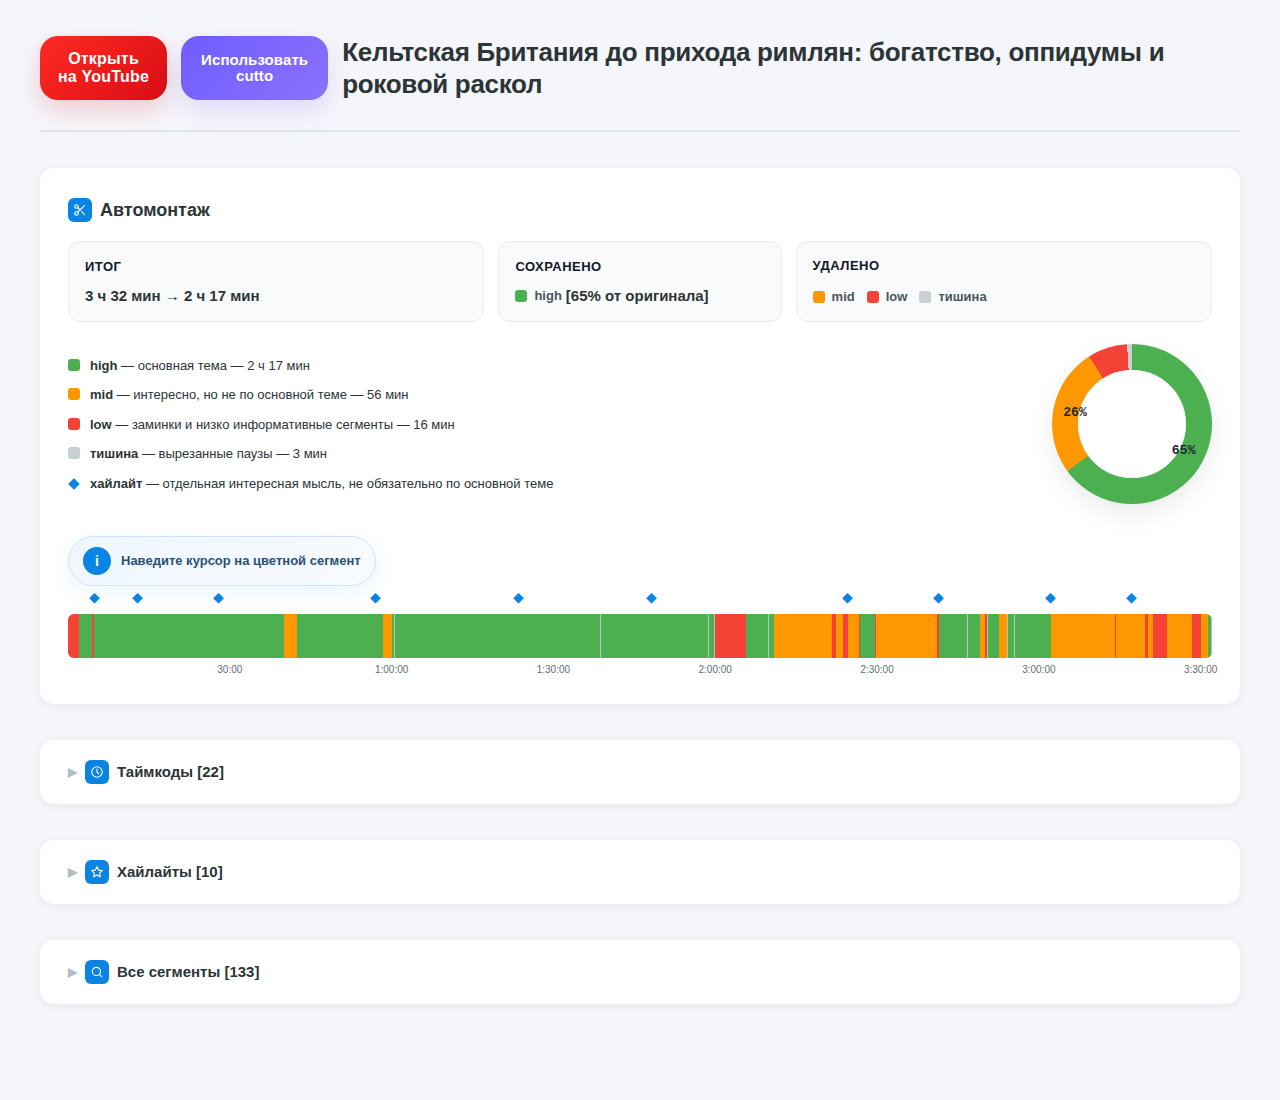
<file: examples/dashboard_varus_celts.html>
<!DOCTYPE html>
<html lang="ru">
<head>
<meta charset="UTF-8">
<meta name="viewport" content="width=device-width, initial-scale=1.0">
<title>Кельтская Британия до прихода римлян: богатство, оппидумы и роковой раскол — Cutto Dashboard</title>
<style>
:root {
  --relevance-high-color: #4CAF50;
  --relevance-high-tooltip-color: #55efc4;
  --relevance-mid-color: #FF9800;
  --relevance-mid-tooltip-color: #fdcb6e;
  --relevance-low-color: #f44336;
  --relevance-low-tooltip-color: #ff7675;
  --silence-color: #c8d0d4;
}
  *, *::before, *::after { box-sizing: border-box; margin: 0; padding: 0; }
  body {
    font-family: 'Segoe UI', 'Helvetica Neue', Arial, sans-serif;
    background: #f5f6fa;
    color: #2d3436;
    line-height: 1.6;
    padding: 0;
    -webkit-font-smoothing: antialiased;
  }
  .container {
    max-width: 1400px;
    margin: 0 auto;
    padding: 30px 40px 60px;
  }
  .header {
    margin-bottom: 36px;
    padding-bottom: 24px;
    border-bottom: 2px solid #dfe6e9;
  }
  .header-row {
    display: flex;
    align-items: center;
    justify-content: center;
    gap: 14px;
    max-width: 100%;
    margin: 0 auto;
  }
  .header-main {
    min-width: 0;
    flex: 0 1 auto;
    max-width: 1100px;
    display: flex;
    align-items: center;
    min-height: 76px;
  }
  .header h1 {
    font-size: 26px;
    font-weight: 700;
    color: #2d3436;
    margin-bottom: 0;
    letter-spacing: -0.3px;
    line-height: 1.25;
  }
  .youtube-button {
    display: inline-flex;
    align-items: center;
    flex: 0 0 auto;
    min-height: 64px;
    padding: 12px 18px;
    border-radius: 18px;
    background: linear-gradient(135deg, #ff2a23, #d80d14);
    color: #fff;
    text-decoration: none;
    box-shadow: 0 10px 24px rgba(216,13,20,0.18);
    transition: transform 0.15s, filter 0.15s;
  }
  .youtube-button:hover {
    transform: translateY(-1px);
    filter: brightness(1.03);
  }
  .youtube-button-copy {
    display: flex;
    flex-direction: column;
    align-items: center;
    justify-content: center;
    line-height: 1.1;
    text-align: center;
  }
  .youtube-button-label {
    font-size: 16px;
    font-weight: 800;
    letter-spacing: 0.2px;
  }
  .header .badge {
    display: inline-flex;
    align-items: center;
    justify-content: center;
    flex: 0 0 auto;
    min-height: 64px;
    background: linear-gradient(135deg, #6f5cff, #8c71ff);
    color: #fff;
    font-size: 16px;
    font-weight: 800;
    padding: 12px 20px;
    border-radius: 18px;
    box-shadow: 0 10px 24px rgba(111,92,255,0.18);
    letter-spacing: 0.1px;
    text-decoration: none;
  }
  .header .badge:hover {
    filter: brightness(1.05);
  }
  .badge-copy {
    display: flex;
    flex-direction: column;
    align-items: center;
    justify-content: center;
    line-height: 1.1;
    text-align: center;
  }
  .badge-label {
    font-size: 15px;
    font-weight: 800;
    letter-spacing: 0.1px;
  }
  .section-title {
    font-size: 18px;
    font-weight: 700;
    color: #2d3436;
    margin-bottom: 16px;
    display: flex;
    align-items: center;
    gap: 8px;
  }
  .section-title .icon,
  .collapsible-details summary .icon {
    width: 24px;
    height: 24px;
    display: inline-flex;
    align-items: center;
    justify-content: center;
    border-radius: 6px;
    font-size: 13px;
    color: #fff;
    font-weight: 700;
  }
  .section-title .icon svg,
  .collapsible-details summary .icon svg {
    width: 14px;
    height: 14px;
    stroke: currentColor;
    fill: none;
    stroke-width: 2;
    stroke-linecap: round;
    stroke-linejoin: round;
  }
  .timeline-section {
    background: #fff;
    border-radius: 14px;
    padding: 28px 28px 20px;
    box-shadow: 0 2px 12px rgba(0,0,0,0.06);
    margin-bottom: 36px;
  }
  .timeline-header {
    margin-bottom: 16px;
  }
  .timeline-hover-hint {
    display: inline-flex;
    align-items: center;
    gap: 10px;
    margin-top: 12px;
    padding: 10px 14px;
    border: 1px solid #cfe2ff;
    border-radius: 999px;
    background: linear-gradient(135deg, #eff6ff 0%, #f8fbff 100%);
    color: #275275;
    font-size: 13px;
    font-weight: 600;
    line-height: 1.4;
    box-shadow: 0 8px 20px rgba(9,132,227,0.08);
  }
  .timeline-hover-hint .hint-icon {
    display: inline-flex;
    align-items: center;
    justify-content: center;
    width: 28px;
    height: 28px;
    border-radius: 50%;
    background: #0984e3;
    color: #fff;
    font-size: 14px;
    font-weight: 700;
    flex-shrink: 0;
    animation: hint-pulse 1.8s ease-in-out infinite;
  }
  .timeline-summary-row {
    display: grid;
    grid-template-columns: minmax(0, 1.25fr) minmax(0, 0.85fr) minmax(0, 1.25fr);
    gap: 14px;
    margin-bottom: 22px;
  }
  .timeline-summary-card {
    background: #f8fafc;
    border: 1px solid #e7edf2;
    border-radius: 12px;
    padding: 14px 16px;
    min-height: 68px;
    display: flex;
    flex-direction: column;
    align-items: flex-start;
    justify-content: center;
    gap: 8px;
  }
  .timeline-summary-card-tags {
    gap: 10px;
  }
  .timeline-summary-label {
    color: #111827;
    font-size: 13px;
    font-weight: 700;
    letter-spacing: 0.5px;
    text-transform: uppercase;
  }
  .timeline-summary-value {
    color: #2d3436;
    font-size: 15px;
    font-weight: 700;
    line-height: 1.35;
  }
  .timeline-summary-content {
    display: flex;
    align-items: center;
    flex-wrap: wrap;
    gap: 10px;
  }
  .timeline-summary-keep-group {
    display: inline-flex;
    align-items: center;
    flex-wrap: nowrap;
    gap: 4px;
  }
  .timeline-summary-metric {
    color: #2d3436;
    font-size: 15px;
    font-weight: 700;
    line-height: 1.35;
  }
  .timeline-summary-tags {
    display: flex;
    flex-wrap: wrap;
    gap: 8px 12px;
  }
  .timeline-summary-tag {
    display: inline-flex;
    align-items: center;
    gap: 7px;
    color: #4a5560;
    font-size: 13px;
    font-weight: 600;
  }
  .timeline-summary-tag .legend-dot {
    margin-top: 0;
  }
  .timeline-overview {
    display: flex;
    align-items: center;
    justify-content: space-between;
    gap: 24px;
    margin-bottom: 20px;
  }
  .timeline-legend {
    display: flex;
    flex-direction: column;
    gap: 10px;
    font-size: 13px;
    color: #2d3436;
    max-width: 520px;
    flex: 1 1 auto;
  }
  .legend-item {
    display: flex;
    align-items: flex-start;
    gap: 10px;
    line-height: 1.5;
  }
  .legend-dot {
    width: 12px;
    height: 12px;
    border-radius: 3px;
    display: inline-block;
    flex: 0 0 12px;
    margin-top: 3px;
  }
  .legend-highlight {
    color: #0984e3;
    font-size: 15px;
    line-height: 1;
    flex: 0 0 12px;
    margin-top: 1px;
  }
  .legend-text {
    color: #2d3436;
    font-size: 13px;
    font-weight: 400;
    line-height: 1.5;
  }
  .legend-name {
    color: #2d3436;
    font-weight: 700;
  }
  .timeline-wrapper {
    position: relative;
    width: 100%;
    margin-bottom: 6px;
  }
  .timeline-pie-wrap {
    display: flex;
    justify-content: flex-end;
    flex: 0 0 auto;
  }
  .timeline-pie-chart {
    width: 160px;
    height: 160px;
    border-radius: 50%;
    position: relative;
    box-shadow: 0 10px 24px rgba(0,0,0,0.08);
  }
  .timeline-pie-label {
    position: absolute;
    z-index: 1;
    transform: translate(-50%, -50%);
    color: #1f2933;
    font-size: 13px;
    font-weight: 700;
    font-family: 'SF Mono', 'Consolas', monospace;
    letter-spacing: 0.1px;
    pointer-events: none;
  }
  .timeline-pie-label-dark {
    color: #1f2933;
  }
  .timeline-pie-chart::after {
    content: '';
    position: absolute;
    inset: 26px;
    border-radius: 50%;
    background: #fff;
    box-shadow: inset 0 0 0 1px #edf1f3;
    z-index: 0;
  }
  .highlight-markers {
    position: relative;
    height: 24px;
    margin-bottom: 4px;
  }
  .highlight-marker {
    position: absolute;
    transform: translateX(-50%);
    color: #0984e3;
    font-size: 14px;
    cursor: pointer;
    z-index: 5;
    transition: transform 0.15s;
    line-height: 1;
    top: 4px;
  }
  .highlight-marker:hover {
    transform: translateX(-50%) scale(1.4);
  }
  .timeline-bar {
    position: relative;
    height: 44px;
    background: #ecf0f1;
    border-radius: 6px;
    overflow: hidden;
    cursor: crosshair;
    transition: box-shadow 0.18s ease, transform 0.18s ease;
  }
  .timeline-wrapper:hover .timeline-bar {
    box-shadow: inset 0 0 0 1px rgba(9,132,227,0.18), 0 0 0 4px rgba(9,132,227,0.08);
    transform: translateY(-1px);
  }
  .timeline-segment {
    position: absolute;
    top: 0;
    height: 100%;
    transition: opacity 0.15s;
  }
  .timeline-segment:hover {
    opacity: 0.85;
  }
  .timeline-segment.relevance-HIGH { background: var(--relevance-high-color); }
  .timeline-segment.relevance-MID { background: var(--relevance-mid-color); }
  .timeline-segment.relevance-LOW { background: var(--relevance-low-color); }
  .timeline-silence {
    position: absolute;
    top: 0;
    height: 100%;
    background: var(--silence-color);
    opacity: 0.8;
    pointer-events: none;
  }
  .timeline-cut {
    position: absolute;
    top: 0;
    height: 100%;
    pointer-events: none;
  }
  .time-ruler {
    position: relative;
    height: 16px;
    margin-top: 4px;
  }
  .time-ruler-mark {
    position: absolute;
    transform: translateX(-50%);
    font-size: 10px;
    color: #636e72;
    font-weight: 500;
  }
  .timeline-tooltip {
    display: none;
    position: fixed;
    background: #2d3436;
    color: #fff;
    padding: 10px 14px;
    border-radius: 8px;
    font-size: 12px;
    max-width: 340px;
    z-index: 1000;
    pointer-events: none;
    box-shadow: 0 4px 16px rgba(0,0,0,0.25);
    line-height: 1.5;
  }
  .timeline-tooltip .tt-title {
    font-weight: 700;
    margin-bottom: 4px;
    font-size: 13px;
  }
  .timeline-tooltip .tt-why {
    font-weight: 700;
    margin-top: 2px;
  }
  .timeline-tooltip .tt-why.HIGH { color: var(--relevance-high-tooltip-color); }
  .timeline-tooltip .tt-why.MID { color: var(--relevance-mid-tooltip-color); }
  .timeline-tooltip .tt-why.LOW { color: var(--relevance-low-tooltip-color); }
  .timeline-tooltip .tt-explanation {
    font-size: 12px;
    margin-top: 2px;
    white-space: normal;
    word-break: break-word;
  }
  .timeline-tooltip .tt-time {
    color: #b2bec3;
    font-size: 11px;
    margin-top: 4px;
  }
  @keyframes hint-pulse {
    0%, 100% {
      transform: scale(1);
      box-shadow: 0 0 0 0 rgba(9,132,227,0.24);
    }
    50% {
      transform: scale(1.06);
      box-shadow: 0 0 0 8px rgba(9,132,227,0);
    }
  }
  .chapters-section,
  .highlights-section,
  .segments-section {
    margin-bottom: 36px;
  }
  .details-body {
    padding: 0 28px 24px;
  }
  .chapters-table-wrap {
    overflow-x: auto;
  }
  .chapter-time {
    font-size: 13px;
    font-weight: 600;
    color: #0984e3;
    font-family: 'SF Mono', 'Consolas', monospace;
    line-height: 1.3;
  }
  .chapter-duration {
    display: inline-flex;
    align-items: center;
    border-radius: 999px;
    padding: 2px 9px;
    background: #eef6ff;
    border: 1px solid #d5e7ff;
    color: #0864aa;
    font-size: 11px;
    font-weight: 700;
    font-family: 'SF Mono', 'Consolas', monospace;
    letter-spacing: 0.1px;
  }
  .chapter-empty {
    color: #b2bec3;
    font-size: 13px;
    padding: 6px 0;
  }
  .highlights-grid {
    display: grid;
    grid-template-columns: repeat(3, 1fr);
    gap: 16px;
  }
  .highlight-card {
    background: #fff;
    border-radius: 12px;
    padding: 20px;
    box-shadow: 0 2px 8px rgba(0,0,0,0.06);
    border-left: 4px solid #0984e3;
    transition: box-shadow 0.2s;
  }
  .highlight-card:hover {
    box-shadow: 0 4px 16px rgba(0,0,0,0.10);
  }
  .highlight-card .hl-title {
    font-size: 14px;
    font-weight: 700;
    color: #2d3436;
    line-height: 1.4;
  }
  .highlight-card .hl-title + .hl-meta {
    margin-top: 8px;
  }
  .highlight-card .hl-desc {
    font-size: 12px;
    color: #636e72;
    line-height: 1.5;
    margin-top: 10px;
  }
  .highlight-card .hl-meta {
    display: flex;
    align-items: center;
    flex-wrap: wrap;
    gap: 8px;
  }
  .highlight-card .hl-source {
    font-size: 11px;
    color: #0984e3;
    font-weight: 600;
    font-family: 'SF Mono', 'Consolas', monospace;
  }
  .highlight-card .hl-tags {
    margin-top: 10px;
    display: flex;
    flex-wrap: wrap;
    gap: 6px;
  }
  .highlight-card .hl-tag {
    display: inline-flex;
    align-items: center;
    border-radius: 999px;
    padding: 3px 8px;
    background: #eef6ff;
    border: 1px solid #d5e7ff;
    color: #0864aa;
    font-size: 11px;
    font-weight: 600;
    line-height: 1.2;
  }
  .collapsible-details {
    background: #fff;
    border-radius: 14px;
    box-shadow: 0 2px 12px rgba(0,0,0,0.06);
    overflow: hidden;
  }
  .collapsible-details summary {
    padding: 20px 28px;
    cursor: pointer;
    font-size: 15px;
    font-weight: 600;
    color: #2d3436;
    display: flex;
    align-items: center;
    gap: 8px;
    user-select: none;
    list-style: none;
    transition: background 0.15s;
  }
  .collapsible-details summary:hover {
    background: #f5f6fa;
  }
  .collapsible-details summary::-webkit-details-marker { display: none; }
  .collapsible-details summary .arrow {
    transition: transform 0.2s;
    font-size: 12px;
    color: #b2bec3;
  }
  .collapsible-details[open] summary .arrow {
    transform: rotate(90deg);
  }
  .segments-table-wrap {
    padding: 0 28px 20px;
    overflow-x: auto;
  }
  .segments-table {
    width: 100%;
    border-collapse: collapse;
    font-size: 13px;
  }
  .segments-table th {
    text-align: left;
    padding: 10px 12px;
    font-weight: 600;
    color: #636e72;
    border-bottom: 2px solid #dfe6e9;
    font-size: 11px;
    text-transform: uppercase;
    letter-spacing: 0.5px;
    white-space: nowrap;
  }
  .segments-table td {
    padding: 8px 12px;
    border-bottom: 1px solid #f0f0f0;
    vertical-align: top;
  }
  .segments-table tr:last-child td {
    border-bottom: none;
  }
  .segments-table tr:hover td {
    background: #f9f9fb;
  }
  .relevance-badge {
    display: inline-block;
    padding: 2px 8px;
    border-radius: 4px;
    font-size: 11px;
    font-weight: 700;
    color: #fff;
    text-transform: uppercase;
    letter-spacing: 0.3px;
  }
  .relevance-badge.HIGH { background: var(--relevance-high-color); }
  .relevance-badge.MID { background: var(--relevance-mid-color); }
  .relevance-badge.LOW { background: var(--relevance-low-color); }
  .col-time { white-space: nowrap; }
  .col-time .chapter-time { font-size: 12px; }
  .col-dur { white-space: nowrap; text-align: right; }
  .col-dur .chapter-duration { justify-content: center; }
  .col-rel { white-space: nowrap; text-align: center; }
  .col-desc { line-height: 1.5; }
  #timecodesTable th.col-time,
  #timecodesTable td.col-time,
  #timecodesTable th.col-dur,
  #timecodesTable td.col-dur {
    width: 1%;
    white-space: nowrap;
  }
  #timecodesTable th.col-dur,
  #timecodesTable td.col-dur {
    text-align: center;
  }
  #timecodesTable .col-dur .chapter-duration {
    margin: 0 auto;
  }
  @media (max-width: 900px) {
    .header-row { flex-direction: column; align-items: stretch; gap: 12px; }
    .youtube-button, .header .badge { justify-content: center; }
    .header-main { width: 100%; }
    .timeline-hover-hint { display: flex; width: 100%; border-radius: 16px; align-items: flex-start; }
    .timeline-summary-row { grid-template-columns: 1fr; }
    .timeline-overview { flex-direction: column; align-items: flex-start; }
    .timeline-legend { max-width: none; }
    .timeline-pie-wrap { justify-content: flex-start; }
    .highlights-grid { grid-template-columns: 1fr; }
    .container { padding: 16px; }
  }
</style>
</head>
<body>
<div class="container">

  <header class="header">
    <div class="header-row">
      <a class="youtube-button" href="https://www.youtube.com/" target="_blank" rel="noopener noreferrer">
        <span class="youtube-button-copy">
          <span class="youtube-button-label">Открыть</span>
          <span class="youtube-button-label">на YouTube</span>
        </span>
      </a>
      <a class="badge" href="https://usecutto.app/" target="_blank" rel="noopener noreferrer">
        <span class="badge-copy">
          <span class="badge-label">Использовать</span>
          <span class="badge-label">cutto</span>
        </span>
      </a>
      <div class="header-main">
        <h1>Кельтская Британия до прихода римлян: богатство, оппидумы и роковой раскол</h1>
      </div>
    </div>
  </header>

  <div class="timeline-section">
    <div class="timeline-header">
      <div class="section-title" style="margin-bottom:0">
        <span class="icon icon-scissors" style="background:#0984e3;"><svg viewBox="0 0 24 24" aria-hidden="true"><circle cx="6" cy="6" r="3"></circle><circle cx="6" cy="18" r="3"></circle><path d="M8.12 8.12 12 12"></path><path d="M20 4 8.12 15.88"></path><path d="M14.8 14.8 20 20"></path></svg></span>
        Автомонтаж
      </div>
    </div>
    <div class="timeline-summary-row">
      <div class="timeline-summary-card">
        <div class="timeline-summary-label">Итог</div>
        <div class="timeline-summary-value">3 ч 32 мин → 2 ч 17 мин</div>
      </div>
      <div class="timeline-summary-card">
        <div class="timeline-summary-label">Сохранено</div>
        <div class="timeline-summary-content">
          <span class="timeline-summary-keep-group"><span class="timeline-summary-tag"><span class="legend-dot" style="background:#4CAF50;"></span>high</span><span class="timeline-summary-metric">[65% от оригинала]</span></span>
        </div>
      </div>
      <div class="timeline-summary-card timeline-summary-card-tags">
        <div class="timeline-summary-label">Удалено</div>
        <div class="timeline-summary-tags">
          <span class="timeline-summary-tag"><span class="legend-dot" style="background:#FF9800;"></span>mid</span><span class="timeline-summary-tag"><span class="legend-dot" style="background:#f44336;"></span>low</span><span class="timeline-summary-tag"><span class="legend-dot" style="background:#c8d0d4;"></span>тишина</span>
        </div>
      </div>
    </div>
    <div class="timeline-overview">
      <div class="timeline-legend">
        <div class="legend-item"><span class="legend-dot" style="background:#4CAF50;"></span><span class="legend-text"><span class="legend-name">high</span> — основная тема — 2 ч 17 мин</span></div><div class="legend-item"><span class="legend-dot" style="background:#FF9800;"></span><span class="legend-text"><span class="legend-name">mid</span> — интересно, но не по основной теме — 56 мин</span></div><div class="legend-item"><span class="legend-dot" style="background:#f44336;"></span><span class="legend-text"><span class="legend-name">low</span> — заминки и низко информативные сегменты — 16 мин</span></div><div class="legend-item"><span class="legend-dot" style="background:#c8d0d4;"></span><span class="legend-text"><span class="legend-name">тишина</span> — вырезанные паузы — 3 мин</span></div><div class="legend-item"><span class="legend-highlight">&#9670;</span><span class="legend-text"><span class="legend-name">хайлайт</span> — отдельная интересная мысль, не обязательно по основной теме</span></div>
      </div>
      <div class="timeline-pie-wrap">
        <div class="timeline-pie-chart" style="background: conic-gradient(#4CAF50 0% 65%, #FF9800 65% 91%, #f44336 91% 99%, #c8d0d4 99% 100%);" title="Распределение high / mid / low / тишина">
          <span class="timeline-pie-label" style="left:131.7px; top:106.3px;">65%</span><span class="timeline-pie-label" style="left:23.0px; top:69.1px;">26%</span>
        </div>
      </div>
    </div>
    <div class="timeline-hover-hint">
      <span class="hint-icon">i</span>
      <span>Наведите курсор на цветной сегмент</span>
    </div>
    <div class="timeline-wrapper">
      <div class="highlight-markers" id="highlightMarkers"></div>
      <div class="timeline-bar" id="timelineBar"></div>
      <div class="time-ruler" id="timeRuler"></div>
    </div>
  </div>
  <div class="timeline-tooltip" id="tooltip"></div>

  <div class="chapters-section">
    <details class="collapsible-details">
      <summary>
        <span class="arrow">&#9654;</span>
        <span class="icon icon-clock" style="background:#0984e3;"><svg viewBox="0 0 24 24" aria-hidden="true"><circle cx="12" cy="12" r="9"></circle><path d="M12 7v5l3 3"></path></svg></span>
        Таймкоды [22]
      </summary>
      <div class="details-body">
        <div class="chapters-table-wrap">
          <table class="segments-table" id="timecodesTable">
            <thead>
              <tr>
                <th class="col-time">Время</th>
                <th class="col-dur">Длительность</th>
                <th class="col-desc">Описание</th>
              </tr>
            </thead>
            <tbody id="chaptersBody"></tbody>
          </table>
          <div class="chapter-empty" id="chaptersEmpty" hidden>Нет таймкодов</div>
        </div>
      </div>
    </details>
  </div>

  <div class="highlights-section">
    <details class="collapsible-details">
      <summary>
        <span class="arrow">&#9654;</span>
        <span class="icon icon-star" style="background:#0984e3;"><svg viewBox="0 0 24 24" aria-hidden="true"><path d="m12 3 2.8 5.7 6.2.9-4.5 4.4 1.1 6.2L12 17.2 6.4 20.2l1.1-6.2L3 9.6l6.2-.9L12 3Z"></path></svg></span>
        Хайлайты [10]
      </summary>
      <div class="details-body">
        <div class="highlights-grid" id="highlightsGrid"></div>
      </div>
    </details>
  </div>

  <div class="segments-section">
    <details class="collapsible-details">
      <summary>
        <span class="arrow">&#9654;</span>
        <span class="icon icon-search" style="background:#0984e3;"><svg viewBox="0 0 24 24" aria-hidden="true"><circle cx="11" cy="11" r="7"></circle><path d="m20 20-3.5-3.5"></path></svg></span>
        Все сегменты [133]
      </summary>
      <div class="segments-table-wrap">
        <table class="segments-table" id="segmentsTable">
          <thead>
            <tr>
              <th class="col-time">Время</th>
              <th class="col-dur">Длительность</th>
              <th class="col-rel">Релевантность</th>
              <th class="col-desc">Описание</th>
            </tr>
          </thead>
          <tbody id="segmentsBody"></tbody>
        </table>
      </div>
    </details>
  </div>

</div>

<script>
const TOTAL_DURATION = 12726.4;
const SHORTENED_DURATION = 8232.7;
const segments = [{"start": 0.0, "end": 94.1, "dur": 94.1, "desc": "Заставка стрима с музыкой и титрами", "relevance": "LOW", "relevanceExplained": "Техническая заставка без содержательной информации", "startTime": "00:00", "endTime": "01:34"}, {"start": 94.1, "end": 120.8, "dur": 26.7, "desc": "Приветствие и проверка звука/видео", "relevance": "LOW", "relevanceExplained": "Служебный блок - проверка связи и настройка микрофона", "startTime": "01:34", "endTime": "02:01"}, {"start": 120.8, "end": 135.9, "dur": 15.1, "desc": "Приветствие зрителей на ежемесячном стриме и упоминание что стрим последний в этом году", "relevance": "HIGH", "relevanceExplained": "Первое приветствие всего стрима - всегда HIGH", "startTime": "02:01", "endTime": "02:16"}, {"start": 135.9, "end": 188.5, "dur": 52.6, "desc": "Введение в тему: кельты Британии X-I вв. до н.э. и их путь до римского завоевания при Клавдии", "relevance": "HIGH", "relevanceExplained": "Это анонс основной темы стрима - прямое введение в лекцию о кельтской Британии", "startTime": "02:16", "endTime": "03:09"}, {"start": 188.5, "end": 235.5, "dur": 47.0, "desc": "Обоснование выбора темы: сравнение с уже рассмотренными германцами и важность кельтской цивилизации", "relevance": "HIGH", "relevanceExplained": "Блок объясняет место кельтов в контексте предыдущих стримов и подчёркивает значимость темы", "startTime": "03:09", "endTime": "03:56"}, {"start": 235.5, "end": 269.7, "dur": 34.2, "desc": "Влияние кельтов на Рим, Испанию, Карфаген и греков - и переход к географии Британии", "relevance": "HIGH", "relevanceExplained": "Важная контекстуальная информация о масштабе кельтской цивилизации и переход к основному изложению", "startTime": "03:56", "endTime": "04:30"}, {"start": 269.7, "end": 293.7, "dur": 24.0, "desc": "Техническая пауза - поиск карт в нужном разрешении", "relevance": "LOW", "relevanceExplained": "Служебный момент - стример ищет файлы для демонстрации", "startTime": "04:30", "endTime": "04:54"}, {"start": 293.7, "end": 348.5, "dur": 54.8, "desc": "Две теории появления кельтов в Британии: кельты как центральноевропейский феномен и их следы в Испании (кельтиберы)", "relevance": "HIGH", "relevanceExplained": "Ключевая информация об исходном регионе кельтов и направлениях их расселения - основная тема лекции", "startTime": "04:54", "endTime": "05:49"}, {"start": 348.5, "end": 444.5, "dur": 95.9, "desc": "Первая гипотеза: появление кельтов в Британии на рубеже XV-XIV вв. до н.э. на основании археологических находок и её спорность", "relevance": "HIGH", "relevanceExplained": "Подробный разбор первой научной гипотезы о датировке кельтского присутствия в Британии - ядро лекции", "startTime": "05:49", "endTime": "07:24"}, {"start": 444.5, "end": 529.3, "dur": 84.8, "desc": "Критика первой гипотезы: зыбкость доказательной базы и проблема отсутствия письменности у кельтов", "relevance": "HIGH", "relevanceExplained": "Продолжение научной аргументации и важная информация об отсутствии письменности у античных кельтов", "startTime": "07:24", "endTime": "08:49"}, {"start": 529.3, "end": 622.6, "dur": 93.3, "desc": "Протописьменные системы кельтов (штампы, символы, изобразительная традиция) и зависимость от античных письменных источников", "relevance": "HIGH", "relevanceExplained": "Важная информация о системе знаний о кельтах и источниковедческая база", "startTime": "08:49", "endTime": "10:23"}, {"start": 622.6, "end": 638.5, "dur": 15.9, "desc": "Итог по первой гипотезе: изменения были, но были ли это кельты - большой вопрос", "relevance": "HIGH", "relevanceExplained": "Краткое резюме дискуссии о первой гипотезе", "startTime": "10:23", "endTime": "10:38"}, {"start": 638.5, "end": 771.8, "dur": 133.3, "desc": "Вторая (основная) гипотеза: X век до н.э. как доказанное начало кельтского заселения Британии через долину Рейна", "relevance": "HIGH", "relevanceExplained": "Ключевой блок лекции - установление хронологической точки отсчёта и маршрута миграции", "startTime": "10:38", "endTime": "12:52"}, {"start": 771.8, "end": 854.4, "dur": 82.6, "desc": "Вопрос о докельтском населении Британии и ассимиляция его кельтами к VIII-V вв. до н.э.", "relevance": "HIGH", "relevanceExplained": "Важная информация о предшественниках кельтов и процессе ассимиляции", "startTime": "12:52", "endTime": "14:14"}, {"start": 854.4, "end": 902.0, "dur": 47.6, "desc": "Характер кельтского заселения: волновая миграция и мирная ассимиляция по аналогии с англосаксонским вторжением", "relevance": "HIGH", "relevanceExplained": "Важная историческая параллель и научная гипотеза о характере процесса колонизации", "startTime": "14:14", "endTime": "15:02"}, {"start": 902.0, "end": 1029.0, "dur": 127.0, "desc": "Гипотеза об иберийском происхождении автохтонного населения Британии: аргументы и ограничения", "relevance": "HIGH", "relevanceExplained": "Подробный разбор теории об иберийцах как докельтском населении включая параллели со Стоунхенджем и другими мегалитами", "startTime": "15:02", "endTime": "17:09"}, {"start": 1029.0, "end": 1108.8, "dur": 79.8, "desc": "Направления кельтского расселения по Британии (юг-восток-Уэльс-север) и вытеснение автохтонов в Каледонию - пикты", "relevance": "HIGH", "relevanceExplained": "Ключевая информация о географии расселения и идентификации пиктов как потомков докельтского населения", "startTime": "17:09", "endTime": "18:29"}, {"start": 1108.8, "end": 1189.6, "dur": 80.7, "desc": "Многовековая вражда пиктов и скоттов с кельтами Британии вплоть до призвания англосаксов в V в. н.э.", "relevance": "HIGH", "relevanceExplained": "Важная историческая перспектива - конфликт автохтонов и кельтов как долгосрочный фактор британской истории", "startTime": "18:29", "endTime": "19:50"}, {"start": 1189.6, "end": 1376.9, "dur": 187.3, "desc": "Принципы расселения кельтов: доступ к воде, плодородные земли, полукочевой характер и появление ирригации", "relevance": "HIGH", "relevanceExplained": "Подробная информация о хозяйственном укладе кельтов Британии и сравнение с германцами", "startTime": "19:50", "endTime": "22:57"}, {"start": 1376.9, "end": 1482.7, "dur": 105.8, "desc": "Формирование устойчивой локальной культуры: уникальность племён по керамике и ремёслам, концентрация населения в центральной Британии", "relevance": "HIGH", "relevanceExplained": "Важная информация об идентификации племён через материальную культуру и демографической географии", "startTime": "22:57", "endTime": "24:43"}, {"start": 1482.7, "end": 1519.0, "dur": 36.4, "desc": "Связь между концентрацией населения в центральной Британии и формированием сильных кельтских королевств - тезис о принципиально разной Британии при Цезаре и при Клавдии", "relevance": "HIGH", "relevanceExplained": "Прямо относится к основной теме - развитие кельтской цивилизации в Британии и подводка к ключевым событиям римского вторжения", "startTime": "24:43", "endTime": "25:19"}, {"start": 1519.0, "end": 1543.1, "dur": 24.1, "desc": "Кельты Британии расселялись в устьях рек по тем же принципам что и материковые кельты - являлись продолжателями общекельтской традиции", "relevance": "HIGH", "relevanceExplained": "Относится к основной теме - характеристика кельтского расселения в Британии", "startTime": "25:19", "endTime": "25:43"}, {"start": 1543.1, "end": 1668.9, "dur": 125.8, "desc": "Основные центры кельтской Британии X-IV вв. до н.э. - царство Катувеллаунов и отступление о терминологии (почему правителей кельтов называют царями)", "relevance": "HIGH", "relevanceExplained": "Описание одного из ключевых кельтских политических образований Британии и пояснение историографической традиции наименования правителей - напрямую по теме", "startTime": "25:43", "endTime": "27:49"}, {"start": 1668.9, "end": 1777.5, "dur": 108.5, "desc": "Переход к сравнению кельтов и германцев: кельты были материально богаче германцев несмотря на меньшую близость к Средиземноморью чем галльские кельты", "relevance": "HIGH", "relevanceExplained": "Сравнение кельтской и германской цивилизаций - важный контекст для понимания уровня развития кельтской Британии", "startTime": "27:49", "endTime": "29:37"}, {"start": 1777.5, "end": 1860.4, "dur": 82.9, "desc": "Конкретные отличия германских и кельтских поселений: германцы жили в маленьких деревнях без городов без каменного зодчества и с минимальной фортификацией", "relevance": "HIGH", "relevanceExplained": "Детальное сравнение уровня развития поселений - ключевой аргумент в характеристике кельтской цивилизации", "startTime": "29:37", "endTime": "31:00"}, {"start": 1860.4, "end": 1928.6, "dur": 68.2, "desc": "Введение понятия оппидум - укреплённые кельтские поселения на холмах с каменными стенами и серьёзной фортификацией", "relevance": "HIGH", "relevanceExplained": "Оппидумы - центральное понятие для понимания кельтской цивилизации и городской культуры напрямую по теме", "startTime": "31:00", "endTime": "32:09"}, {"start": 1928.6, "end": 2163.4, "dur": 234.8, "desc": "Функция оппидумов: хранение зерна как центральная задача - сбор зерна в качестве налога и его раздача населению в периоды голода", "relevance": "HIGH", "relevanceExplained": "Раскрывает экономическую и административную роль оппидумов что критически важно для понимания кельтской государственности", "startTime": "32:09", "endTime": "36:03"}, {"start": 2163.4, "end": 2350.6, "dur": 187.2, "desc": "Пример из Галльской войны Цезаря: переселение гельветов как формальный повод для начала войны - продовольственный кризис как движущая сила миграции", "relevance": "HIGH", "relevanceExplained": "Конкретный исторический пример иллюстрирующий важность продовольственного вопроса для кельтов и контекст римско-кельтских столкновений", "startTime": "36:03", "endTime": "39:11"}, {"start": 2350.6, "end": 2399.1, "dur": 48.5, "desc": "Даже после победы Цезаря над гельветами оставались проблемы с голодающими - подтверждение важности оппидумов как центров кельтских племён", "relevance": "HIGH", "relevanceExplained": "Завершение мысли о продовольственной роли оппидумов с привязкой к конкретному историческому примеру", "startTime": "39:11", "endTime": "39:59"}, {"start": 2399.1, "end": 2550.3, "dur": 151.2, "desc": "Поиск иллюстраций оппидумов и показ примера типичного оппидума", "relevance": "MID", "relevanceExplained": "Содержит частично служебные действия (поиск картинок) но также включает визуальную демонстрацию которая дополняет основную тему", "startTime": "39:59", "endTime": "42:30"}, {"start": 2550.3, "end": 2582.9, "dur": 32.6, "desc": "Архитектура оппидумов: расположение на высоких холмах с несколькими цитаделями для замедления продвижения противника", "relevance": "HIGH", "relevanceExplained": "Конкретное описание оборонительной архитектуры оппидумов - напрямую по теме", "startTime": "42:30", "endTime": "43:03"}, {"start": 2582.9, "end": 2726.4, "dur": 143.4, "desc": "Битва при Герговии - пример неудачного штурма кельтского оппидума римлянами с потерями в 700 убитых и около 1000 раненых", "relevance": "HIGH", "relevanceExplained": "Яркий конкретный исторический пример демонстрирующий эффективность кельтской фортификации", "startTime": "43:03", "endTime": "45:26"}, {"start": 2726.4, "end": 2839.9, "dur": 113.5, "desc": "Вывод: если даже римляне испытывали трудности при штурме оппидумов то для других кельтов и германцев это было ещё сложнее - кельты умели вести осады благодаря серьёзной материальной базе", "relevance": "HIGH", "relevanceExplained": "Обобщение значимости оппидумов и осадного опыта кельтов - важный тезис о военном превосходстве кельтов", "startTime": "45:26", "endTime": "47:20"}, {"start": 2839.9, "end": 2918.3, "dur": 78.5, "desc": "Переход к новой теме: новая крупная миграция затронувшая Британию и роль Катувеллаунов - кельтские сепаратисты призвали римлян что дало повод для вторжения Клавдия в 43 г. н.э.", "relevance": "HIGH", "relevanceExplained": "Ключевая информация о политических причинах римского вторжения в Британию - центральная тема эфира", "startTime": "47:20", "endTime": "48:38"}, {"start": 2918.3, "end": 2970.4, "dur": 52.1, "desc": "Полемика внутри Римского сената о войне и мире - не всегда сторонники войны побеждали даже в случае Пунических войн", "relevance": "HIGH", "relevanceExplained": "Объясняет важный политический контекст необходимости обоснования войны с Британией что напрямую относится к теме вторжения Клавдия", "startTime": "48:38", "endTime": "49:30"}, {"start": 2970.4, "end": 3100.6, "dur": 130.2, "desc": "Мобилизация ресурсов и передел должностей как причина сопротивления аристократии новым войнам", "relevance": "HIGH", "relevanceExplained": "Раскрывает механизм внутриполитического сопротивления войнам в Риме что важно для понимания контекста вторжения в Британию", "startTime": "49:30", "endTime": "51:41"}, {"start": 3100.6, "end": 3225.2, "dur": 124.6, "desc": "Бунт легионов при объявлении похода на Британию и загадочное прекращение бунта из-за шутки", "relevance": "HIGH", "relevanceExplained": "Яркий конкретный эпизод напрямую связанный с темой вторжения Клавдия в Британию. Автор делится собственной интерпретацией", "startTime": "51:41", "endTime": "53:45"}, {"start": 3225.2, "end": 3267.1, "dur": 41.9, "desc": "Царство Катувеллаунов и внутренний раскол среди кельтов - призвание римлян сепаратистами", "relevance": "HIGH", "relevanceExplained": "Прямое отношение к основной теме - политическая ситуация в кельтской Британии накануне римского вторжения", "startTime": "53:45", "endTime": "54:27"}, {"start": 3267.1, "end": 3363.4, "dur": 96.3, "desc": "Миграция белгов (V-III вв. до н.э.) на территорию Британии - смешанное германо-кельтское происхождение и формирование кельтской Британии", "relevance": "HIGH", "relevanceExplained": "Ключевая информация о формировании этнического состава Британии перед римским вторжением - основная тема лекции", "startTime": "54:27", "endTime": "56:03"}, {"start": 3363.4, "end": 3417.7, "dur": 54.3, "desc": "Перечисление крупнейших кельтских племён Британии по римским источникам: Кантии Регны Атрибаты Белги Тринаванты Катувеллауны Эцены", "relevance": "HIGH", "relevanceExplained": "Конкретная фактическая информация о племенном составе кельтской Британии - основная тема", "startTime": "56:03", "endTime": "56:58"}, {"start": 3417.7, "end": 3484.3, "dur": 66.6, "desc": "Введение в тему кельтских монет - показ примера монеты и сравнение кельтской копии с эллинским оригиналом", "relevance": "HIGH", "relevanceExplained": "Начало важного раздела о денежном обращении кельтов что является значимым маркером уровня развития цивилизации - основная тема", "startTime": "56:58", "endTime": "58:04"}, {"start": 3484.3, "end": 3507.3, "dur": 23.0, "desc": "Идентификация конкретных монет - эллинская монета и монета племён Аулерков и Буронов с севера Галлии", "relevance": "HIGH", "relevanceExplained": "Конкретная атрибуция археологических находок в контексте кельтского денежного обращения", "startTime": "58:04", "endTime": "58:27"}, {"start": 3507.3, "end": 3605.4, "dur": 98.0, "desc": "Вопрос к чату - какое событие IV века до н.э. привело к появлению монет у кельтов. Ожидание ответов", "relevance": "MID", "relevanceExplained": "Интерактивная пауза с чатом - не несёт самостоятельной информационной ценности но служит переходом к важному объяснению", "startTime": "58:27", "endTime": "1:00:05"}, {"start": 3605.4, "end": 3678.2, "dur": 72.9, "desc": "Разбор ответов чата - галаты македонцы вторжение галлов в Грецию и возвышение Македонии как совокупная причина появления кельтских монет", "relevance": "HIGH", "relevanceExplained": "Важное обобщение причин появления денежного обращения у кельтов - ключевой исторический процесс", "startTime": "1:00:05", "endTime": "1:01:18"}, {"start": 3678.2, "end": 3807.0, "dur": 128.8, "desc": "Роль Филиппа II Македонского и галатов как катализаторов денежного обращения кельтов - наёмничество привлечение золота и серебра торговля", "relevance": "HIGH", "relevanceExplained": "Детальное объяснение механизма проникновения денежного обращения в кельтский мир через галатов-наёмников - основная тема", "startTime": "1:01:18", "endTime": "1:03:27"}, {"start": 3807.0, "end": 3880.1, "dur": 73.1, "desc": "Функция монет как инструмента легитимации царской власти у кельтов - чеканка от имени царя и распространение влияния", "relevance": "HIGH", "relevanceExplained": "Важный вывод о политическом значении монетного дела у кельтов выходящий за рамки простой экономики", "startTime": "1:03:27", "endTime": "1:04:40"}, {"start": 3880.1, "end": 3887.8, "dur": 7.7, "desc": "Кельты хорошо умели работать с золотом но не без дефектов в чеканке", "relevance": "HIGH", "relevanceExplained": "Краткая но важная характеристика кельтского ремесла", "startTime": "1:04:40", "endTime": "1:04:48"}, {"start": 3887.8, "end": 3956.7, "dur": 68.9, "desc": "Глобальное влияние македонского расцвета на товарный и денежный оборот западного Средиземноморья и кельтского мира", "relevance": "HIGH", "relevanceExplained": "Масштабное историческое обобщение о влиянии эллинизма на кельтскую экономику - важный контекст основной темы", "startTime": "1:04:48", "endTime": "1:05:57"}, {"start": 3956.7, "end": 4157.7, "dur": 200.9, "desc": "Эволюция изображений на кельтских монетах - от подражания Филиппу к собственным образам: лица царей священные животные солярные символы ритуальные знаки", "relevance": "HIGH", "relevanceExplained": "Детальный анализ иконографии кельтских монет показывающий культурную эволюцию и связь с религиозными представлениями", "startTime": "1:05:57", "endTime": "1:09:18"}, {"start": 4157.7, "end": 4244.3, "dur": 86.7, "desc": "Ограниченность источников по кельтской религии - отсутствие письменных источников от самих кельтов и осторожность в использовании раннесредневековых саг", "relevance": "HIGH", "relevanceExplained": "Важное методологическое замечание о работе с источниками по кельтской истории - показывает научный подход автора", "startTime": "1:09:18", "endTime": "1:10:44"}, {"start": 4244.3, "end": 4299.0, "dur": 54.7, "desc": "Принципиальное отличие кельтов от германцев в денежном обращении - кельты создали собственную систему чеканки что свидетельствует о более развитой царской власти и иерархии", "relevance": "HIGH", "relevanceExplained": "Ключевое сравнение кельтской и германской цивилизаций через призму денежного обращения - важный тезис для основной темы", "startTime": "1:10:44", "endTime": "1:11:39"}, {"start": 4299.0, "end": 4376.0, "dur": 77.0, "desc": "Кельтские царские дворы и советы - ближайшее окружение царя из знатных семей формировало управленческую систему", "relevance": "HIGH", "relevanceExplained": "Описание политической структуры кельтского общества - важная часть основной темы", "startTime": "1:11:39", "endTime": "1:12:56"}, {"start": 4376.0, "end": 4435.0, "dur": 59.0, "desc": "Кельтская цивилизация принципиально отличалась от германской - богатство Цезаря после завоевания Галлии как свидетельство масштабного денежного оборота кельтов", "relevance": "HIGH", "relevanceExplained": "Важное обобщение о развитости кельтской цивилизации подкреплённое конкретным примером обогащения Цезаря", "startTime": "1:12:56", "endTime": "1:13:55"}, {"start": 4435.0, "end": 4479.9, "dur": 44.9, "desc": "Прекращение самостоятельной кельтской чеканки после римского завоевания - право чеканки принадлежало только проконсулам и императорам", "relevance": "HIGH", "relevanceExplained": "Важная деталь о последствиях римского завоевания для кельтской экономики", "startTime": "1:13:55", "endTime": "1:14:40"}, {"start": 4479.9, "end": 4560.9, "dur": 81.0, "desc": "Римляне заимствовали у кельтов вооружение - имперские гальские шлемы и кольчуга (лорика хамата) как свидетельство развитости кельтского кузнечного дела", "relevance": "HIGH", "relevanceExplained": "Яркие конкретные примеры культурного влияния кельтов на римлян - малоизвестный факт для широкой аудитории", "startTime": "1:14:40", "endTime": "1:16:01"}, {"start": 4560.9, "end": 4598.0, "dur": 37.1, "desc": "Кельты принесли в Британию культуру железа в X веке до н.э. - начало Железного века С", "relevance": "HIGH", "relevanceExplained": "Прямо относится к основной теме - развитие кельтской цивилизации в Британии и периодизация Железного века", "startTime": "1:16:01", "endTime": "1:16:38"}, {"start": 4598.0, "end": 4709.9, "dur": 111.9, "desc": "Объяснение постепенности распространения железа и причин деления на периоды Железного века (С Б А)", "relevance": "HIGH", "relevanceExplained": "Детальное объяснение процесса перехода от бронзы к железу напрямую относится к теме материальной культуры кельтской Британии", "startTime": "1:16:38", "endTime": "1:18:30"}, {"start": 4709.9, "end": 4749.2, "dur": 39.3, "desc": "Хронология волн Железного века: вторая волна (V-III вв. до н.э.) приносит денежное обращение и Железный век Б", "relevance": "HIGH", "relevanceExplained": "Конкретная хронологическая привязка периодов Железного века к волнам миграции - ключевая информация по теме", "startTime": "1:18:30", "endTime": "1:19:09"}, {"start": 4749.2, "end": 4772.3, "dur": 23.0, "desc": "Переход к теме значения бронзы для кельтов и упоминание вторжения Цезаря в 53 г. до н.э.", "relevance": "HIGH", "relevanceExplained": "Связующий блок между темой Железного века и объяснением причин неудачи Цезаря в Британии - важная часть основной темы", "startTime": "1:19:09", "endTime": "1:19:32"}, {"start": 4772.3, "end": 4835.9, "dur": 63.6, "desc": "Третья волна переселения (II-I вв. до н.э.) и наступление полноценного Железного века А в Британии", "relevance": "HIGH", "relevanceExplained": "Завершение периодизации Железного века Британии - прямо относится к основной теме", "startTime": "1:19:32", "endTime": "1:20:36"}, {"start": 4835.9, "end": 5010.3, "dur": 174.4, "desc": "Британия ко времени Цезаря: богатство железом и деньгами но сохранение значимости бронзы - бронзовые монеты кольца медальоны и оружие", "relevance": "HIGH", "relevanceExplained": "Ключевой контекст для понимания экономической ситуации в Британии перед вторжением Цезаря - центральная тема лекции", "startTime": "1:20:36", "endTime": "1:23:30"}, {"start": 5010.3, "end": 5169.0, "dur": 158.8, "desc": "Проблема несовпадения представлений о богатстве: кельты ценили бронзу а Цезарю нужны были золото и серебро для оплаты легионов", "relevance": "HIGH", "relevanceExplained": "Ключевое объяснение причины потери интереса Цезаря к Британии - одна из важнейших тем лекции согласно глобальному пониманию", "startTime": "1:23:30", "endTime": "1:26:09"}, {"start": 5169.0, "end": 5358.4, "dur": 189.4, "desc": "Итог: бронза была бесполезна для Цезаря как жалование легионерам что привело к потере интереса Рима к Британии на долгое время", "relevance": "HIGH", "relevanceExplained": "Завершение важнейшего объяснения причин столетнего разрыва между экспедицией Цезаря и вторжением Клавдия", "startTime": "1:26:09", "endTime": "1:29:18"}, {"start": 5358.4, "end": 5635.0, "dur": 276.5, "desc": "Изменения в Британии за I век: снижение роли бронзы и возвышение царства Катувеллаунов при царе Кунабелине", "relevance": "HIGH", "relevanceExplained": "Начало ключевого раздела о политических процессах приведших к вторжению Клавдия - центральная тема лекции", "startTime": "1:29:18", "endTime": "1:33:55"}, {"start": 5635.0, "end": 5877.9, "dur": 242.9, "desc": "Проблема наследования варварских царств: два пути раздела власти между сыновьями и выбор Кунабелина", "relevance": "HIGH", "relevanceExplained": "Объяснение механизма распада кельтского царства напрямую ведёт к причинам римского вторжения", "startTime": "1:33:55", "endTime": "1:37:58"}, {"start": 5877.9, "end": 5927.7, "dur": 49.8, "desc": "Мотивация младшего брата Канубилина: обида из-за неполучения наследства в контексте родоплеменного общества", "relevance": "HIGH", "relevanceExplained": "Прямое продолжение темы о внутренней политике Кату-Вилаунов и предпосылках римского вторжения", "startTime": "1:37:58", "endTime": "1:38:48"}, {"start": 5927.7, "end": 5957.4, "dur": 29.7, "desc": "Тагодумн - младший сын Канубилина - начал проримскую политику из обиды на отца", "relevance": "HIGH", "relevanceExplained": "Раскрытие конкретных исторических деятелей и их роли в расколе кельтского царства", "startTime": "1:38:48", "endTime": "1:39:17"}, {"start": 5957.4, "end": 5983.5, "dur": 26.1, "desc": "Попытки заключения союза с императором Клавдием до 43 года", "relevance": "HIGH", "relevanceExplained": "Продолжение темы о предпосылках римского вторжения в Британию", "startTime": "1:39:17", "endTime": "1:39:43"}, {"start": 5983.5, "end": 6018.7, "dur": 35.3, "desc": "Исправление ошибки: Аминий был проримским а Тагодумн - антиримским", "relevance": "HIGH", "relevanceExplained": "Важное уточнение фактов о расстановке сил - кто из братьев занимал какую позицию", "startTime": "1:39:43", "endTime": "1:40:19"}, {"start": 6018.7, "end": 6038.8, "dur": 20.0, "desc": "Бегство Аминия в Римскую империю и угроза расправы со стороны Тагодумна", "relevance": "HIGH", "relevanceExplained": "Ключевой эпизод внутридинастического конфликта ведущего к римскому вторжению", "startTime": "1:40:19", "endTime": "1:40:39"}, {"start": 6038.8, "end": 6126.5, "dur": 87.7, "desc": "Берек - последний представитель династии атрибатов - бежал к Каллигуле и Клавдию с просьбой о вторжении", "relevance": "HIGH", "relevanceExplained": "Важный дополнительный фактор раскола среди кельтов Британии и ещё одна причина римского вторжения", "startTime": "1:40:39", "endTime": "1:42:06"}, {"start": 6126.5, "end": 6176.1, "dur": 49.6, "desc": "Британцы первыми начали провоцировать Рим согласно римским источникам", "relevance": "HIGH", "relevanceExplained": "Непосредственная причина начала военных действий в контексте основной темы", "startTime": "1:42:06", "endTime": "1:42:56"}, {"start": 6176.1, "end": 6257.5, "dur": 81.4, "desc": "Тагодумн требует выдачи перебежчиков а после отказа бриты начинают рейды на юг Галлии", "relevance": "HIGH", "relevanceExplained": "Ключевой casus belli для римского вторжения 43 года", "startTime": "1:42:56", "endTime": "1:44:18"}, {"start": 6257.5, "end": 6485.4, "dur": 227.9, "desc": "Комплексный анализ причин вторжения: внутренние распри кельтов - имперская политика - экономическое значение Британии", "relevance": "HIGH", "relevanceExplained": "Обобщающий аналитический блок связывающий все факторы вторжения Клавдия - центральный для основной темы", "startTime": "1:44:18", "endTime": "1:48:05"}, {"start": 6485.4, "end": 6742.6, "dur": 257.2, "desc": "Личные амбиции Клавдия и кризис императорской власти как дополнительный фактор вторжения", "relevance": "HIGH", "relevanceExplained": "Важный контекст внутриримской политики объясняющий почему именно Клавдий решился на вторжение", "startTime": "1:48:05", "endTime": "1:52:23"}, {"start": 6742.6, "end": 6933.9, "dur": 191.3, "desc": "Бунт рейнских легионов перед походом в Британию и предположение автора о его показушном характере", "relevance": "HIGH", "relevanceExplained": "Интересная авторская интерпретация исторического эпизода с бунтом легионов - напрямую связана с темой вторжения", "startTime": "1:52:23", "endTime": "1:55:34"}, {"start": 6933.9, "end": 7068.4, "dur": 134.4, "desc": "Клавдий понял намёк военной аристократии и закрывал глаза на коррупцию ради титула Британский", "relevance": "HIGH", "relevanceExplained": "Завершение анализа политического контекста вторжения и характеристика правления Клавдия", "startTime": "1:55:34", "endTime": "1:57:48"}, {"start": 7068.4, "end": 7196.9, "dur": 128.6, "desc": "Подведение итогов лекции: конец доримского периода Кельтской Британии и начало романизации", "relevance": "HIGH", "relevanceExplained": "Финальное обобщение основной темы стрима - завершение лекционной части", "startTime": "1:57:48", "endTime": "1:59:57"}, {"start": 7196.9, "end": 7208.7, "dur": 11.8, "desc": "Переход к вопросам зрителей", "relevance": "LOW", "relevanceExplained": "Служебный переходный момент без информационной ценности", "startTime": "1:59:57", "endTime": "2:00:09"}, {"start": 7208.7, "end": 7339.9, "dur": 131.2, "desc": "Анонс длительного перерыва на канале из-за учёбы - практика, диплом, экзамены в аспирантуру, планы оставить только стримы", "relevance": "LOW", "relevanceExplained": "Информация о расписании канала быстро теряет актуальность и не относится к основной исторической теме", "startTime": "2:00:09", "endTime": "2:02:20"}, {"start": 7339.9, "end": 7372.3, "dur": 32.4, "desc": "Завершение лекционной части стрима - упоминание что это был обещанный декабрьский стрим", "relevance": "LOW", "relevanceExplained": "Служебная информация о расписании стрима, быстро теряет актуальность", "startTime": "2:02:20", "endTime": "2:02:52"}, {"start": 7372.3, "end": 7544.6, "dur": 172.3, "desc": "Благодарности зрителей и стримера, поиск донатов и вопросов в чате", "relevance": "LOW", "relevanceExplained": "Служебный блок - просмотр донатов, поиск вопросов, техническая пауза без информационной ценности", "startTime": "2:02:52", "endTime": "2:05:45"}, {"start": 7544.6, "end": 7858.8, "dur": 314.2, "desc": "Ответ на вопрос о кельтском флоте: данные о венетах из Цезаря, характер ополченческого флота, сравнение с германцами, отсутствие постоянного военного флота и археологических находок кельтских кораблей", "relevance": "HIGH", "relevanceExplained": "Содержательный развёрнутый ответ с анализом источников и сравнительным подходом. Хотя это побочная тема, автор приводит малоизвестные факты и делает важное различение между ополченческим и постоянным военным флотом", "startTime": "2:05:45", "endTime": "2:10:59"}, {"start": 7858.8, "end": 8113.0, "dur": 254.2, "desc": "Ответ на вопрос о том, видит ли автор себя популяризатором науки: самоидентификация, круг научных интересов (поздняя Римская империя, раннее Средневековье, Византия, военная история, законодательство), планы на аспирантуру и развитие канала", "relevance": "MID", "relevanceExplained": "Содержательный ответ с описанием научных интересов автора, но не относится к основной теме эфира (кельтская Британия). Интересен для понимания позиции автора", "startTime": "2:10:59", "endTime": "2:15:13"}, {"start": 8113.0, "end": 8441.9, "dur": 328.9, "desc": "Рекомендации литературы по культуре и религии кельтов: Широкова \"Римская Британия\" и Барри Кунлиф \"Древние кельты\" как основные источники, проблема нехватки письменных источников", "relevance": "MID", "relevanceExplained": "Содержательные рекомендации научной литературы, косвенно связаны с основной темой (кельты), но это скорее методический блок а не лекционный материал", "startTime": "2:15:13", "endTime": "2:20:42"}, {"start": 8441.9, "end": 8448.0, "dur": 6.1, "desc": "Краткий ответ на вопрос о специальности - медиевист", "relevance": "LOW", "relevanceExplained": "Повторение уже сказанной информации, очень краткий ответ без содержательной ценности", "startTime": "2:20:42", "endTime": "2:20:48"}, {"start": 8448.0, "end": 8494.4, "dur": 46.4, "desc": "Ответ на вопрос о возможном стриме про доримскую Испанию: сложность темы из-за многослойности - иберы, кельтиберы, финикийская и греческая колонизация, длительное покорение Римом", "relevance": "MID", "relevanceExplained": "Содержательный ответ с обзором проблематики доримской Испании, но это лишь краткое перечисление тем без глубокого разбора", "startTime": "2:20:48", "endTime": "2:21:34"}, {"start": 8494.4, "end": 8529.6, "dur": 35.2, "desc": "Уточнение по теме флота германских племён и анонс стрима на канале Россова про Римскую Британию", "relevance": "LOW", "relevanceExplained": "Краткое повторение уже сказанного про флот и анонс конкретного стрима - информация быстро теряет актуальность", "startTime": "2:21:34", "endTime": "2:22:10"}, {"start": 8529.6, "end": 8544.3, "dur": 14.8, "desc": "Уточнение про поступление в аспирантуру по всеобщей истории", "relevance": "LOW", "relevanceExplained": "Краткая служебная информация, повторение уже сказанного", "startTime": "2:22:10", "endTime": "2:22:24"}, {"start": 8544.3, "end": 8617.7, "dur": 73.4, "desc": "Почему автор не стримит Total War и как скрытие роликов по Total War повлияло на рост канала", "relevance": "MID", "relevanceExplained": "Интересная практическая информация о развитии канала но не относится к основной теме эфира - истории кельтской Британии", "startTime": "2:22:24", "endTime": "2:23:38"}, {"start": 8617.7, "end": 8676.6, "dur": 58.9, "desc": "Анонс завтрашнего стрима на канале Гроза и упоминание телеграм-канала", "relevance": "LOW", "relevanceExplained": "Служебная информация о расписании стримов которая быстро теряет актуальность", "startTime": "2:23:38", "endTime": "2:24:37"}, {"start": 8676.6, "end": 8804.4, "dur": 127.8, "desc": "Взаимодействие кельтов со скифами и сарматами - контакты ограничивались Центральной Европой и Балканами", "relevance": "MID", "relevanceExplained": "Тема контактов кельтов со скифами/сарматами косвенно связана с основной темой кельтской цивилизации но касается не Британии а континентальных кельтов. Содержательный развёрнутый ответ", "startTime": "2:24:37", "endTime": "2:26:44"}, {"start": 8804.4, "end": 8812.4, "dur": 8.0, "desc": "Краткое повторение времени стрима", "relevance": "LOW", "relevanceExplained": "Служебная информация о расписании которая быстро теряет актуальность", "startTime": "2:26:44", "endTime": "2:26:52"}, {"start": 8812.4, "end": 8979.5, "dur": 167.1, "desc": "Разбор понятия «цивилизация» - два основных значения термина: культурный феномен и политическое устройство", "relevance": "HIGH", "relevanceExplained": "Непосредственно относится к основной теме эфира - автор объясняет в каком смысле можно называть кельтское общество цивилизацией. Это важное методологическое уточнение для понимания лекции", "startTime": "2:26:52", "endTime": "2:29:40"}, {"start": 8979.5, "end": 8991.6, "dur": 12.1, "desc": "Пауза и нечленораздельная реплика", "relevance": "LOW", "relevanceExplained": "Тишина и односложная реплика без информационного содержания", "startTime": "2:29:40", "endTime": "2:29:52"}, {"start": 8991.6, "end": 9206.3, "dur": 214.7, "desc": "Рекомендация книги «Страница британской истории» Кауфманов для ребёнка 12 лет - обзор содержания и личные воспоминания автора", "relevance": "MID", "relevanceExplained": "Рекомендация литературы по британской истории связана с темой эфира но сама книга не о доримской Британии а обзорная. Содержательный ответ с личными деталями", "startTime": "2:29:52", "endTime": "2:33:26"}, {"start": 9206.3, "end": 9242.6, "dur": 36.4, "desc": "Ответ на вопрос о теме дипломной работы - стратегические аспекты коллапса обороны Римской Сирии во время арабского завоевания 630-640-х годов", "relevance": "MID", "relevanceExplained": "Информация о научной специализации автора интересна для аудитории но не относится напрямую к основной теме эфира", "startTime": "2:33:26", "endTime": "2:34:03"}, {"start": 9242.6, "end": 9414.6, "dur": 171.9, "desc": "Религиозная политика Рима по отношению к покорённым народам - лояльность к язычеству сложности с иудаизмом и постепенное распространение христианства", "relevance": "MID", "relevanceExplained": "Развёрнутый содержательный ответ о религиозной толерантности Рима. Косвенно связан с основной темой через римско-кельтские отношения но фокус на Ближнем Востоке и общей имперской политике", "startTime": "2:34:03", "endTime": "2:36:55"}, {"start": 9414.6, "end": 9663.5, "dur": 248.9, "desc": "Разбор вопроса об орле как символе ранней Руси - объяснение религиозной символики на античных монетах на примере Юпитера и римских императоров", "relevance": "MID", "relevanceExplained": "Интересный развёрнутый ответ о семантике изображений на монетах но тема ранней Руси и римских монет лишь косвенно связана с кельтской Британией", "startTime": "2:36:55", "endTime": "2:41:04"}, {"start": 9663.5, "end": 9686.4, "dur": 22.9, "desc": "Благодарность за подписчиков и упоминание блогеров Бушвакер и Фредрум", "relevance": "LOW", "relevanceExplained": "Служебная реплика о подписчиках и упоминание других блогеров без содержательной информации", "startTime": "2:41:04", "endTime": "2:41:26"}, {"start": 9686.4, "end": 9923.9, "dur": 237.6, "desc": "Причины поражения кельтской цивилизации перед Римом - нехватка централизации при сопоставимой военной мощи и роль случайностей в победах Цезаря", "relevance": "HIGH", "relevanceExplained": "Напрямую относится к основной теме эфира - анализ причин поражения кельтов с примерами из Галльской войны и взятия Рима кельтами в IV в. до н.э. Контринтуитивный тезис о том что кельты не сильно уступали римлянам", "startTime": "2:41:26", "endTime": "2:45:24"}, {"start": 9923.9, "end": 10141.6, "dur": 217.6, "desc": "Причины поражения кельтов: отсутствие централизации и гражданского общества в сравнении с Римской республикой на стадии экспансии и поздней империей на стадии обороны", "relevance": "HIGH", "relevanceExplained": "Блок напрямую относится к основной теме - объяснение исторических причин поражения кельтской цивилизации перед Римом с анализом общественного устройства", "startTime": "2:45:24", "endTime": "2:49:02"}, {"start": 10141.6, "end": 10204.5, "dur": 63.0, "desc": "Отношение к Климу Жукову как популяризатору науки: разделение политической позиции и исторической базы", "relevance": "MID", "relevanceExplained": "Это побочная тема - личное мнение автора о другом блогере. Содержательно но не относится к основной теме о кельтской Британии", "startTime": "2:49:02", "endTime": "2:50:05"}, {"start": 10204.5, "end": 10224.0, "dur": 19.5, "desc": "Ироничная реплика про споры в чате о терминах (городища)", "relevance": "LOW", "relevanceExplained": "Мимолётная реакция на чат без содержательного наполнения. Быстро теряет актуальность", "startTime": "2:50:05", "endTime": "2:50:24"}, {"start": 10224.0, "end": 10359.5, "dur": 135.5, "desc": "Ответ зрителю «злой историк»: у кельтов были должностные лица и система налогообложения и критика европоцентристского подхода к оценке кельтской цивилизации", "relevance": "HIGH", "relevanceExplained": "Блок напрямую относится к основной теме - обсуждение государственности и цивилизационного уровня кельтов. Автор аргументированно опровергает тезис об отсталости кельтов", "startTime": "2:50:24", "endTime": "2:52:39"}, {"start": 10359.5, "end": 10410.3, "dur": 50.9, "desc": "Анонс будущего контента про фракийцев", "relevance": "MID", "relevanceExplained": "Содержательное обещание будущей темы с кратким обоснованием интереса но не относится к основной теме о кельтской Британии", "startTime": "2:52:39", "endTime": "2:53:30"}, {"start": 10410.3, "end": 10442.3, "dur": 31.9, "desc": "Ответ на вопрос про высокопоставленного римлянина-зороастрийца: в классической Римской империи это было невозможно", "relevance": "MID", "relevanceExplained": "Краткий но содержательный ответ на исторический вопрос. Не относится к основной теме о кельтской Британии", "startTime": "2:53:30", "endTime": "2:54:02"}, {"start": 10442.3, "end": 10531.1, "dur": 88.9, "desc": "Цезарь набирал романизированных кельтов в легионы и даже в Сенат что вызывало ненависть сенаторов", "relevance": "HIGH", "relevanceExplained": "Блок относится к основной теме - взаимодействие Рима и кельтов. Конкретные исторические факты о романизации кельтского населения Нарбонской и Цизальпинской Галлии", "startTime": "2:54:02", "endTime": "2:55:31"}, {"start": 10531.1, "end": 10912.7, "dur": 381.6, "desc": "Роль друидов в кельтском обществе: крайне мало достоверных данных и критика домыслов о друидах как доминантной политической силе. Анализ римской охоты на друидов в Британии", "relevance": "HIGH", "relevanceExplained": "Блок напрямую относится к основной теме - устройство кельтского общества в Британии. Автор подробно разбирает источниковедческие проблемы и предостерегает от необоснованных гипотез", "startTime": "2:55:31", "endTime": "3:01:53"}, {"start": 10912.7, "end": 10930.5, "dur": 17.8, "desc": "Завершающий тезис о необходимости осторожности в выводах при отсутствии конкретных данных", "relevance": "HIGH", "relevanceExplained": "Это завершение предыдущего рассуждения о друидах и методологии. Ценность должна совпадать с предыдущим блоком но выделен отдельно так как является самостоятельным итоговым тезисом", "startTime": "3:01:53", "endTime": "3:02:11"}, {"start": 10930.5, "end": 10951.9, "dur": 21.3, "desc": "Зачитывание вопроса из чата про латифундии и феодализм плюс мимолётные реплики", "relevance": "MID", "relevanceExplained": "Это вводная часть к развёрнутому ответу про латифундии и феодализм - побочная тема относительно кельтской Британии но содержательная", "startTime": "3:02:11", "endTime": "3:02:32"}, {"start": 10951.9, "end": 11026.8, "dur": 74.9, "desc": "Объяснение что такое латифундия и почему это частные отношения а не феодализм", "relevance": "MID", "relevanceExplained": "Содержательное объяснение разницы между латифундией и феодализмом - интересная побочная тема не относящаяся к кельтской Британии", "startTime": "3:02:32", "endTime": "3:03:47"}, {"start": 11026.8, "end": 11106.1, "dur": 79.3, "desc": "Определение феодализма через вассально-ленные отношения и контраст с латифундией", "relevance": "MID", "relevanceExplained": "Продолжение содержательного разбора отличий феодализма от латифундий - побочная но интересная тема", "startTime": "3:03:47", "endTime": "3:05:06"}, {"start": 11106.1, "end": 11262.5, "dur": 156.4, "desc": "Критика европоцентристского подхода: феодализм - исключительно германское явление выросшее из родоплеменных отношений", "relevance": "MID", "relevanceExplained": "Развёрнутое и аргументированное объяснение германских корней феодализма - побочная но содержательная тема", "startTime": "3:05:06", "endTime": "3:07:42"}, {"start": 11262.5, "end": 11355.5, "dur": 93.0, "desc": "Конфискация земли в античном Риме: судебная процедура и невозможность произвольного отчуждения", "relevance": "MID", "relevanceExplained": "Содержательное пояснение о римском праве собственности на землю - побочная тема но с интересными деталями", "startTime": "3:07:42", "endTime": "3:09:16"}, {"start": 11355.5, "end": 11562.1, "dur": 206.6, "desc": "Фемное устройство Византии не является феодализмом: подробное объяснение системы фем", "relevance": "MID", "relevanceExplained": "Развёрнутый и содержательный разбор фемной системы с критикой советской историографии - побочная но интересная тема", "startTime": "3:09:16", "endTime": "3:12:42"}, {"start": 11562.1, "end": 11650.4, "dur": 88.3, "desc": "Обобщающий вывод: Византия и Западная Европа - принципиально разные цивилизации и нельзя транслировать западноевропейские категории на другие", "relevance": "MID", "relevanceExplained": "Завершающий тезис длинного рассуждения о неприменимости понятия феодализма к Византии", "startTime": "3:12:42", "endTime": "3:14:10"}, {"start": 11650.4, "end": 11656.0, "dur": 5.6, "desc": "Автор ищет интересные вопросы в чате", "relevance": "LOW", "relevanceExplained": "Техническая пауза без информационной ценности", "startTime": "3:14:10", "endTime": "3:14:16"}, {"start": 11656.0, "end": 11825.5, "dur": 169.5, "desc": "Ответ на вопрос про обращение Рима с покорёнными племенами: рабство соции и федераты", "relevance": "MID", "relevanceExplained": "Содержательный ответ про римскую систему обращения с покорёнными народами включая интересную ремарку что федераты существовали уже в раннереспубликанский период", "startTime": "3:14:16", "endTime": "3:17:06"}, {"start": 11825.5, "end": 11982.4, "dur": 156.9, "desc": "Великое переселение народов как главная причина падения Западной Римской империи - сравнение с Восточной", "relevance": "MID", "relevanceExplained": "Содержательный и аргументированный ответ с контрпримером Восточной Римской империи - побочная тема но с чёткой логикой", "startTime": "3:17:06", "endTime": "3:19:42"}, {"start": 11982.4, "end": 12002.1, "dur": 19.7, "desc": "Вопрос про экономическую основу катафрактской конницы - автор не понял вопрос", "relevance": "LOW", "relevanceExplained": "Автор не дал содержательного ответа и выразил непонимание вопроса", "startTime": "3:19:42", "endTime": "3:20:02"}, {"start": 12002.1, "end": 12017.2, "dur": 15.1, "desc": "Упоминание нумерации легионов и римской границы по Евфрату - автор откладывает тему", "relevance": "LOW", "relevanceExplained": "Автор лишь упоминает темы но не раскрывает их, говоря что это слишком большая тема", "startTime": "3:20:02", "endTime": "3:20:17"}, {"start": 12017.2, "end": 12074.7, "dur": 57.5, "desc": "О рунах у кельтов: письменности у кельтов не было а руны - не полноценное письмо", "relevance": "MID", "relevanceExplained": "Краткий но содержательный ответ с пояснением что руны не являются полноценной письменностью", "startTime": "3:20:17", "endTime": "3:21:15"}, {"start": 12074.7, "end": 12115.6, "dur": 40.9, "desc": "Напоминание что лекция закончилась и анонс что стрим будет залит отдельно без болтологической части", "relevance": "LOW", "relevanceExplained": "Служебная информация о формате публикации которая быстро теряет актуальность", "startTime": "3:21:15", "endTime": "3:21:56"}, {"start": 12115.6, "end": 12178.9, "dur": 63.3, "desc": "Шуточный ответ про рокеров с точки зрения родоплеменных устройств с отсылкой к готам и вандалам", "relevance": "LOW", "relevanceExplained": "Шуточный и несодержательный ответ на непонятный вопрос из чата", "startTime": "3:21:56", "endTime": "3:22:59"}, {"start": 12178.9, "end": 12224.4, "dur": 45.5, "desc": "Вопрос про княжество Феодоро в Крыму - автор говорит что Крым не его тема", "relevance": "LOW", "relevanceExplained": "Автор не раскрывает тему и прямо говорит что не интересовался историей Крыма в поздний период", "startTime": "3:22:59", "endTime": "3:23:44"}, {"start": 12224.4, "end": 12312.7, "dur": 88.3, "desc": "Ответ на вопрос: почему варвары Рима создали государства, существующие до сих пор, а варвары Китая были ассимилированы - сравнение кочевых соседей Китая и оседлых соседей Рима", "relevance": "MID", "relevanceExplained": "Содержательное сравнение двух цивилизаций, но это побочная тема относительно основной (кельтская Британия)", "startTime": "3:23:44", "endTime": "3:25:13"}, {"start": 12312.7, "end": 12506.3, "dur": 193.6, "desc": "Ответ на вопрос: почему промежуточные монеты не помогли экономике Рима - объяснение циклического характера римской инфляции и сравнение с современной инфляцией в России", "relevance": "MID", "relevanceExplained": "Развёрнутый и интересный ответ про римскую монетарную систему, но это побочная тема относительно основной (кельтская Британия)", "startTime": "3:25:13", "endTime": "3:28:26"}, {"start": 12506.3, "end": 12544.3, "dur": 38.0, "desc": "Краткие отказы отвечать на вопросы про феминизм и локальные цивилизации", "relevance": "LOW", "relevanceExplained": "Автор явно не заинтересован в этих вопросах и отвечает очень сухо - «явно не моя тема» и «я только об этом утвержу»", "startTime": "3:28:26", "endTime": "3:29:04"}, {"start": 12544.3, "end": 12575.8, "dur": 31.5, "desc": "Ответ на вопрос: много ли было серебра и золота у Рима - рассуждение о субъективности понятия «много»", "relevance": "LOW", "relevanceExplained": "Автор не даёт содержательного ответа, а лишь рассуждает о том, что вопрос некорректен без конкретных примеров", "startTime": "3:29:04", "endTime": "3:29:36"}, {"start": 12575.8, "end": 12605.5, "dur": 29.7, "desc": "Объявление о завершении стрима - лекция закончилась полтора часа назад", "relevance": "LOW", "relevanceExplained": "Техническое объявление о завершении, не содержит информационной ценности", "startTime": "3:29:36", "endTime": "3:30:05"}, {"start": 12605.5, "end": 12682.2, "dur": 76.7, "desc": "Последние ответы перед завершением: про феодализм в Византии и про номиналы монет", "relevance": "MID", "relevanceExplained": "Краткие но содержательные реплики - утверждение об отсутствии феодализма в Византии и уточнение про монетные номиналы", "startTime": "3:30:05", "endTime": "3:31:22"}, {"start": 12682.2, "end": 12726.4, "dur": 44.2, "desc": "Финальное прощание стрима - благодарности, анонс перерыва до мая из-за учёбы", "relevance": "HIGH", "relevanceExplained": "Последнее прощание всего стрима - всегда HIGH по правилам. Содержит важную информацию о долгом перерыве до мая", "startTime": "3:31:22", "endTime": "3:32:06"}];
const highlights = [{"start": 293.7, "dur": 267.0, "durLabel": "~5 мин", "title": "Откуда кельты в Британии и почему у них нет летописей?", "desc": "Разбор двух теорий появления кельтов на Британских островах. Вы узнаете почему ученые спорят о датировках и почему кельтская цивилизация не оставила после себя никаких письменных источников.#кельты", "tags": "#британия #история #археология #наука", "startTime": "04:54"}, {"start": 771.8, "dur": 257.2, "durLabel": "~5 мин", "title": "Кто построил Стоунхендж и жил в Британии до кельтов?", "desc": "Ученые предполагают кем было коренное население Британии до прихода кельтов. Раскрывается связь между создателями Стоунхенджа, древними иберийцами и похожими мегалитическими сооружениями в Испании и Галлии.#стоунхендж", "tags": "#британия #кельты #иберийцы #история", "startTime": "12:52"}, {"start": 1671.4, "dur": 494.2, "durLabel": "~9 мин", "title": "Чем кельтские города превосходили поселения германских племен?", "desc": "Сравнение уровня развития кельтов и германцев в античности. Почему кельты строили укрепленные каменные оппидумы с развитой экономикой и запасами, тогда как германцы жили в примитивных деревнях.#кельты", "tags": "#германцы #оппидум #античность #история", "startTime": "27:51"}, {"start": 3417.7, "dur": 399.0, "durLabel": "~7 мин", "title": "Как Филипп II повлиял на кельтскую экономику", "desc": "Неожиданная связь между македонской экспансией и кельтской экономикой. Как наемники-галаты на службе у Филиппа II принесли греческие деньги в Европу и запустили процесс создания собственных кельтских монет.#македонский", "tags": "#кельты #монеты #экономика #античность", "startTime": "56:58"}, {"start": 5012.3, "dur": 342.8, "durLabel": "~6 мин", "title": "Почему Юлий Цезарь разочаровался в Британии и бросил её?", "desc": "Забавная историческая нестыковка в восприятии богатства. Для кельтов признаком роскоши была бронза, а римские легионеры требовали серебро и золото, из-за чего Цезарь счел остров нищим и бесполезным.#цезарь", "tags": "#рим #британия #кельты #история", "startTime": "1:23:32"}, {"start": 6487.6, "dur": 590.3, "durLabel": "~10 мин", "title": "Почему Клавдию было необходимо завоевание Британии", "desc": "Разбор внутренней римской политики и кризиса власти после безумного Калигулы. Почему слабому императору Клавдию была жизненно необходима далекая победоносная война для утверждения своего политического авторитета перед Сенатом.#клавдий", "tags": "#рим #империя #британия #история", "startTime": "1:48:08"}, {"start": 8676.6, "dur": 123.2, "durLabel": "~3 мин", "title": "Кого римляне и греки на самом деле называли скифами?", "desc": "Разбор античной терминологии в отношении степных кочевников. Почему под словом скифы античные авторы часто подразумевали сарматов, готов, гуннов и вообще любые племена из восточных пределов.#скифы", "tags": "#рим #античность #кочевники #история", "startTime": "2:24:37"}, {"start": 9686.4, "dur": 309.3, "durLabel": "~6 мин", "title": "Почему могущественные кельты в итоге проиграли Римской Империи?", "desc": "Анализ причин падения кельтской цивилизации перед лицом Рима. Главным фактором стало не военное превосходство легионов, а отсутствие у кельтов централизованной государственной власти и концепции гражданского общества.#рим", "tags": "#кельты #империя #война #история", "startTime": "2:41:26"}, {"start": 10930.5, "dur": 710.3, "durLabel": "~12 мин", "title": "Почему в Риме и Византии никогда не было феодализма?", "desc": "Разоблачение популярного исторического мифа о римских латифундиях и византийских фемах. Объяснение кардинальной разницы между античным правом частной собственности и германскими вассальными отношениями Средневековья.#феодализм", "tags": "#византия #рим #история #мифы", "startTime": "3:02:11"}, {"start": 11825.5, "dur": 161.9, "durLabel": "~3 мин", "title": "Настоящая причина краха Западной Римской Империи", "desc": "Главный фактор падения великого античного государства. Почему внутренние кризисы были вторичны, а ключевую роль сыграло именно Великое переселение народов, которое Восточная Римская Империя смогла пережить.#рим", "tags": "#империя #варвары #история #античность", "startTime": "3:17:06"}];
const silenceCuts = [{"start": 188.5, "end": 193.0}, {"start": 348.5, "end": 352.0}, {"start": 1084.5, "end": 1087.8}, {"start": 1193.6, "end": 1197.0}, {"start": 1213.3, "end": 1216.5}, {"start": 1217.9, "end": 1221.3}, {"start": 2836.6, "end": 2839.9}, {"start": 2894.1, "end": 2897.6}, {"start": 3314.4, "end": 3317.4}, {"start": 3444.8, "end": 3448.6}, {"start": 3621.7, "end": 3628.1}, {"start": 3816.7, "end": 3820.9}, {"start": 4805.9, "end": 4809.2}, {"start": 5355.1, "end": 5358.4}, {"start": 5390.5, "end": 5394.6}, {"start": 5482.8, "end": 5485.9}, {"start": 5920.4, "end": 5927.7}, {"start": 5961.3, "end": 5965.0}, {"start": 6130.1, "end": 6134.9}, {"start": 6325.6, "end": 6329.7}, {"start": 6354.1, "end": 6357.6}, {"start": 6689.3, "end": 6693.2}, {"start": 6767.5, "end": 6770.9}, {"start": 7119.3, "end": 7136.2}, {"start": 7138.1, "end": 7141.4}, {"start": 7189.5, "end": 7196.9}, {"start": 7547.8, "end": 7551.3}, {"start": 7790.3, "end": 7798.7}, {"start": 9995.6, "end": 10000.8}, {"start": 10224.0, "end": 10232.2}, {"start": 10442.3, "end": 10455.1}, {"start": 10522.8, "end": 10528.0}, {"start": 10540.9, "end": 10544.1}, {"start": 10927.0, "end": 10930.5}, {"start": 12719.2, "end": 12726.4}];
const timecodes = [{"time": "00:15", "title": "Введение: Кельтская цивилизация Британии и её место в античном мире", "secs": 15}, {"time": "02:24", "title": "Загадка происхождения: как первые кельты оказались на Британских островах?", "secs": 144}, {"time": "08:05", "title": "Великое переселение X века до н.э.: путь по Рейну и ассимиляция аборигенов", "secs": 485}, {"time": "12:29", "title": "Докельтская Британия: кто построил Стоунхендж и кем были местные жители?", "secs": 749}, {"time": "14:36", "title": "Происхождение пиктов: предки шотландцев и их многовековая вражда с кельтами", "secs": 876}, {"time": "17:13", "title": "Полукочевой образ жизни древних кельтов: миграции, земледелие и поиск новых земель", "secs": 1033}, {"time": "22:59", "title": "Рождение кельтских городов: оппидумы, продовольственная безопасность и каменное зодчество", "secs": 1379}, {"time": "33:19", "title": "Голод как двигатель войны: истинные причины кельтских миграций и походов Цезаря", "secs": 1999}, {"time": "41:59", "title": "Вторжение белгов: формирование племенной карты Британии накануне римского завоевания", "secs": 2519}, {"time": "51:30", "title": "Кельтская экономика: как македонское золото научило варваров чеканить монеты", "secs": 3090}, {"time": "1:03:26", "title": "Деньги как инструмент власти и превосходство кельтов в кузнечном деле", "secs": 3806}, {"time": "1:08:43", "title": "Три волны Железного века: от примитивных орудий до массового производства оружия", "secs": 4123}, {"time": "1:13:41", "title": "Бронзовый парадокс: почему Цезарь счёл Британию бедной и отказался от завоевания?", "secs": 4421}, {"time": "1:21:52", "title": "Золотой век кельтской Британии: верховный царь Кунобелин и объединение племен", "secs": 4912}, {"time": "1:26:23", "title": "Династический кризис: раздел царства, предательства и бегство элит к римлянам", "secs": 5183}, {"time": "1:35:07", "title": "Дерзость бриттов и комплексы Клавдия: скрытые мотивы римского вторжения 43 года н.э.", "secs": 5707}, {"time": "1:44:16", "title": "Странный бунт легионов на Рейне перед отплытием в Британию", "secs": 6256}, {"time": "1:51:25", "title": "Ответы на вопросы: был ли у кельтов собственный военный флот?", "secs": 6685}, {"time": "1:56:27", "title": "Ответы на вопросы: что историки вкладывают в понятие «цивилизация»?", "secs": 6987}, {"time": "1:59:14", "title": "Ответы на вопросы: почему развитая кельтская культура проиграла римлянам?", "secs": 7154}, {"time": "2:06:44", "title": "Ответы на вопросы: существовали ли у варваров государственные должности и налоги?", "secs": 7604}, {"time": "2:10:03", "title": "Ответы на вопросы: друиды и политика — кто на самом деле управлял кельтами?", "secs": 7803}];

function fmtDuration(secs) {
  var total = Math.max(0, Math.round(secs));
  var h = Math.floor(total / 3600);
  var m = Math.floor((total % 3600) / 60);
  var s = total % 60;
  var mm = String(m).padStart(2, '0');
  var ss = String(s).padStart(2, '0');
  if (h > 0) {
    return h + '\u0447 ' + mm + '\u043c ' + ss + '\u0441';
  }
  return mm + '\u043c ' + ss + '\u0441';
}

function fmtTime(secs) {
  var h = Math.floor(secs / 3600);
  var m = Math.floor((secs % 3600) / 60);
  var s = Math.floor(secs % 60);
  return (h > 0 ? h + ':' : '') + String(m).padStart(2,'0') + ':' + String(s).padStart(2,'0');
}

function pct(secs) {
  return (secs / TOTAL_DURATION) * 100;
}

function escapeHtml(value) {
  return String(value)
    .replaceAll('&', '&amp;')
    .replaceAll('<', '&lt;')
    .replaceAll('>', '&gt;')
    .replaceAll('"', '&quot;')
    .replaceAll("'", '&#39;');
}

function renderHighlightTags(tags) {
  return String(tags)
    .split(/\s+/)
    .filter(Boolean)
    .map(function(tag) {
      return '<span class="hl-tag">' + escapeHtml(tag) + '</span>';
    })
    .join('');
}

function renderTimeline() {
  var bar = document.getElementById('timelineBar');
  var markersDiv = document.getElementById('highlightMarkers');
  var rulerDiv = document.getElementById('timeRuler');
  var tooltip = document.getElementById('tooltip');

  segments.forEach(function(seg, i) {
    var el = document.createElement('div');
    el.className = 'timeline-segment relevance-' + seg.relevance;
    el.style.left = pct(seg.start) + '%';
    el.style.width = Math.max(pct(seg.dur), 0.08) + '%';
    el.dataset.idx = i;
    bar.appendChild(el);
  });

  silenceCuts.forEach(function(s) {
    var dur = s.end - s.start;
    if (dur < 5) return;
    var el = document.createElement('div');
    el.className = 'timeline-silence';
    el.style.left = pct(s.start) + '%';
    el.style.width = Math.max(pct(dur), 0.05) + '%';
    bar.appendChild(el);
  });

  highlights.forEach(function(h) {
    var el = document.createElement('span');
    el.className = 'highlight-marker';
    el.innerHTML = '&#9670;';
    el.style.left = pct(h.start) + '%';
    el.title = h.title;

    el.addEventListener('mouseenter', function(e) {
      tooltip.innerHTML =
        '<div class="tt-title">' + escapeHtml(h.title) + '</div>' +
        '<div style="font-size:12px;margin-top:4px;">' + escapeHtml(h.desc) + '</div>' +
        '<div class="tt-time">' + escapeHtml(h.startTime) + ' (' + escapeHtml(h.durLabel) + ')</div>';
      tooltip.style.display = 'block';
      positionTooltip(e);
    });
    el.addEventListener('mousemove', positionTooltip);
    el.addEventListener('mouseleave', function() { tooltip.style.display = 'none'; });

    markersDiv.appendChild(el);
  });
  for (var t = 1800; t <= TOTAL_DURATION; t += 1800) {
    var el = document.createElement('div');
    el.className = 'time-ruler-mark';
    el.style.left = pct(t) + '%';
    el.textContent = fmtTime(t);
    rulerDiv.appendChild(el);
  }

  bar.addEventListener('mousemove', function(e) {
    var rect = bar.getBoundingClientRect();
    var x = e.clientX - rect.left;
    var timeSecs = (x / rect.width) * TOTAL_DURATION;
    var seg = segments.find(function(s) { return timeSecs >= s.start && timeSecs <= s.end; });
    if (seg) {
      var relevanceExplained = seg.relevanceExplained || 'No explanation provided';
      tooltip.innerHTML =
        '<div class="tt-title">' + escapeHtml(seg.desc) + '</div>' +
        '<div class="tt-why ' + seg.relevance + '">Why ' + escapeHtml(seg.relevance) + '?</div>' +
        '<div class="tt-explanation">' + escapeHtml(relevanceExplained) + '</div>' +
        '<div class="tt-time">' + escapeHtml(seg.startTime) + ' — ' + escapeHtml(seg.endTime) + ' (' + fmtDuration(seg.dur) + ')</div>';
      tooltip.style.display = 'block';
      positionTooltip(e);
    } else {
      tooltip.style.display = 'none';
    }
  });

  bar.addEventListener('mouseleave', function() {
    tooltip.style.display = 'none';
  });
}

function positionTooltip(e) {
  var tooltip = document.getElementById('tooltip');
  var pad = 12;
  var x = e.clientX + pad;
  var y = e.clientY + pad;
  var tw = tooltip.offsetWidth;
  var th = tooltip.offsetHeight;
  if (x + tw > window.innerWidth - 20) x = e.clientX - tw - pad;
  if (y + th > window.innerHeight - 20) y = e.clientY - th - pad;
  tooltip.style.left = x + 'px';
  tooltip.style.top = y + 'px';
}

function renderChapters() {
  var tbody = document.getElementById('chaptersBody');
  var empty = document.getElementById('chaptersEmpty');
  if (timecodes.length === 0) {
    empty.hidden = false;
    return;
  }

  empty.hidden = true;
  timecodes.forEach(function(tc, i) {
    var nextSecs = i < timecodes.length - 1 ? timecodes[i + 1].secs : SHORTENED_DURATION;
    var gap = Math.max(nextSecs - tc.secs, 0);
    var tr = document.createElement('tr');
    tr.innerHTML =
      '<td class="col-time"><span class="chapter-time">' + escapeHtml(tc.time) + '</span></td>' +
      '<td class="col-dur"><span class="chapter-duration">' + fmtDuration(gap) + '</span></td>' +
      '<td class="col-desc">' + escapeHtml(tc.title) + '</td>';
    tbody.appendChild(tr);
  });
}

function renderHighlights() {
  var grid = document.getElementById('highlightsGrid');
  highlights.forEach(function(h) {
    var card = document.createElement('div');
    card.className = 'highlight-card';
    var tagsHtml = renderHighlightTags(h.tags);
    card.innerHTML =
      '<div class="hl-title">' + escapeHtml(h.title) + '</div>' +
      '<div class="hl-meta">' +
        '<span class="chapter-duration">' + escapeHtml(h.durLabel) + '</span>' +
        '<span class="hl-source">' + escapeHtml(h.startTime) + '</span>' +
      '</div>' +
      '<div class="hl-desc">' + escapeHtml(h.desc) + '</div>' +
      (tagsHtml ? '<div class="hl-tags">' + tagsHtml + '</div>' : '');
    grid.appendChild(card);
  });
}

function renderSegments() {
  var tbody = document.getElementById('segmentsBody');
  segments.forEach(function(seg) {
    var tr = document.createElement('tr');
    tr.innerHTML =
      '<td class="col-time"><span class="chapter-time">' + escapeHtml(seg.startTime) + ' — ' + escapeHtml(seg.endTime) + '</span></td>' +
      '<td class="col-dur"><span class="chapter-duration">' + fmtDuration(seg.dur) + '</span></td>' +
      '<td class="col-rel"><span class="relevance-badge ' + seg.relevance + '">' + seg.relevance + '</span></td>' +
      '<td class="col-desc">' + escapeHtml(seg.desc) + '</td>';
    tbody.appendChild(tr);
  });
}

document.addEventListener('DOMContentLoaded', function() {
  renderTimeline();
  renderChapters();
  renderHighlights();
  renderSegments();
});
</script>
</body>
</html>
</file>
<file: assets/css/styles.css>
* {
    margin: 0;
    padding: 0;
    box-sizing: border-box;
}

:root {
    --primary: #6366f1;
    --primary-light: #a5b4fc;
    --bg: #f8fafc;
    --bg-white: #ffffff;
    --text: #0f172a;
    --text-muted: #64748b;
    --border: #e2e8f0;
    --success: #10b981;
    --danger: #ef4444;
    --warning: #f59e0b;
    --gradient: linear-gradient(135deg, #6366f1 0%, #8b5cf6 50%, #a855f7 100%);
    --shadow: 0 4px 6px -1px rgba(0,0,0,0.1), 0 2px 4px -2px rgba(0,0,0,0.1);
    --shadow-lg: 0 10px 15px -3px rgba(0,0,0,0.1), 0 4px 6px -4px rgba(0,0,0,0.1);
}

body {
    font-family: 'Inter', -apple-system, BlinkMacSystemFont, sans-serif;
    background: linear-gradient(180deg, #f8fafc 0%, #f1f5f9 100%);
    color: var(--text);
    line-height: 1.6;
    min-height: 100vh;
    font-size: 16px;
}

.hero-line {
    display: block;
}

/* Language Switcher — temporarily hidden; all languages still supported, change display to flex to re-enable */
.lang-switcher {
    position: fixed;
    top: 1rem;
    right: 1rem;
    display: none;
    align-items: center;
    gap: 0.25rem;
    background: var(--bg-white);
    border: 1px solid var(--border);
    border-radius: 10px;
    padding: 0.3rem 0.5rem;
    box-shadow: var(--shadow);
    z-index: 1000;
    font-family: 'Inter', -apple-system, BlinkMacSystemFont, sans-serif;
}

.lang-btn {
    background: none;
    border: none;
    padding: 0.25rem 0.5rem;
    font-size: 0.8rem;
    font-weight: 600;
    color: var(--text-muted);
    cursor: pointer;
    border-radius: 6px;
    transition: all 0.2s;
    font-family: inherit;
    display: flex;
    flex-direction: column;
    align-items: center;
    gap: 1px;
}

.lang-flag {
    font-size: 0.95rem;
    line-height: 1;
}

.lang-btn:hover {
    color: var(--primary);
}

.lang-btn.active {
    background: var(--gradient);
    color: white;
}

.lang-divider {
    color: var(--border);
    font-size: 0.8rem;
    user-select: none;
}

/* Hero Section */
.hero {
    text-align: center;
    padding: 5rem 2rem 1rem;
    max-width: 780px;
    margin: 0 auto;
}

.hero-product {
    font-size: 4.5rem;
    font-weight: 800;
    background: var(--gradient);
    -webkit-background-clip: text;
    -webkit-text-fill-color: transparent;
    background-clip: text;
    line-height: 1.1;
    margin-bottom: 2rem;
}

.hero-headline {
    font-size: 2.1rem;
    font-weight: 700;
    color: var(--text);
    margin-bottom: 0.5rem;
    line-height: 1.3;
}

.hero-pain,
.hero-pitch {
    font-size: 1.1rem;
    color: var(--text);
    font-weight: 500;
    line-height: 1.6;
    max-width: 600px;
    text-align: center;
    margin-left: auto;
    margin-right: auto;
}

.hero-pain {
    margin-bottom: 1.25rem;
}

.hero-pitch {
    margin-bottom: 1.5rem;
}

.hero-features {
    list-style: none;
    max-width: 600px;
    margin: 0 0 2.5rem auto;
    display: flex;
    flex-direction: column;
    align-items: flex-start;
    gap: 0.875rem;
}

.hero-features li {
    display: flex;
    align-items: flex-start;
    gap: 0.75rem;
    font-size: 1.1rem;
    font-weight: 500;
    color: var(--text);
    line-height: 1.6;
}

.hero-feature-icon {
    width: 36px;
    height: 36px;
    border-radius: 10px;
    display: flex;
    align-items: center;
    justify-content: center;
    background: linear-gradient(135deg, rgba(99, 102, 241, 0.1), rgba(139, 92, 246, 0.15));
    color: var(--primary);
    flex-shrink: 0;
    margin-top: 1px;
}

.hero-feature-icon i {
    width: 18px;
    height: 18px;
}

.brand-highlight {
    background: var(--gradient);
    -webkit-background-clip: text;
    -webkit-text-fill-color: transparent;
    background-clip: text;
    font-weight: 700;
}

.cta-badge {
    background: rgba(255, 255, 255, 0.25);
    color: white;
    padding: 0.35rem 1rem;
    border-radius: 100px;
    font-size: 1rem;
    font-weight: 600;
    letter-spacing: 0.02em;
}

/* CTA Button */
.cta-section {
    padding: 2rem;
    max-width: 1400px;
    margin: 0 auto;
    text-align: center;
}

.cta-button {
    display: inline-flex;
    align-items: center;
    background: var(--gradient);
    color: white;
    padding: 1.25rem 2.5rem;
    border-radius: 16px;
    font-weight: 700;
    font-size: 1.25rem;
    border: none;
    cursor: pointer;
    transition: all 0.3s;
    box-shadow: 0 10px 40px -10px rgba(99, 102, 241, 0.5);
    text-decoration: none;
    max-width: 100%;
}

.cta-button.hero-cta {
    display: flex;
    justify-content: center;
    max-width: 1400px;
    width: calc(100% - 4rem);
    margin-left: auto;
    margin-right: auto;
    padding: 1.25rem 2.5rem;
    border-radius: 16px;
}

.cta-button-content {
    display: flex;
    align-items: center;
    justify-content: center;
    gap: 0.75rem;
    max-width: 100%;
}

.cta-button:hover {
    box-shadow: 0 20px 50px -10px rgba(99, 102, 241, 0.6);
}

.cta-button i {
    width: 24px;
    height: 24px;
}

.cta-section.bottom {
    padding-bottom: 4rem;
}

.cta-section.bottom .cta-button {
    display: flex;
    justify-content: center;
    width: 100%;
}

/* Examples Showcase */
.examples-showcase {
    max-width: 1400px;
    width: calc(100% - 4rem);
    margin-left: auto;
    margin-right: auto;
    padding: 1.5rem 0 0;
    margin-bottom: 1.5rem;
}

.examples-grid {
    display: grid;
    grid-template-columns: repeat(2, minmax(0, 1fr));
    gap: 1.5rem;
}

.example-card {
    display: flex;
    flex-direction: column;
    justify-content: space-between;
    gap: 1.25rem;
    min-height: 220px;
    padding: 1.5rem;
    background:
        radial-gradient(circle at top right, rgba(139, 92, 246, 0.16), transparent 34%),
        linear-gradient(180deg, rgba(255, 255, 255, 0.98), rgba(241, 245, 249, 0.96));
    border: 1px solid rgba(99, 102, 241, 0.22);
    border-radius: 28px;
    box-shadow: 0 20px 50px -28px rgba(15, 23, 42, 0.4);
    transition: transform 0.25s, border-color 0.25s, box-shadow 0.25s;
}

.example-card:hover {
    transform: translateY(-3px);
    border-color: rgba(99, 102, 241, 0.42);
    box-shadow: 0 28px 60px -28px rgba(99, 102, 241, 0.4);
}

.example-card-kicker {
    display: inline-flex;
    align-items: center;
    width: fit-content;
    padding: 0.4rem 0.75rem;
    border-radius: 999px;
    background: rgba(99, 102, 241, 0.1);
    color: var(--primary);
    font-size: 0.9rem;
    font-weight: 900;
    letter-spacing: 0.12em;
}

.example-card-title {
    font-size: 1.35rem;
    line-height: 1.25;
    font-weight: 700;
    color: var(--text);
    letter-spacing: -0.03em;
}

.example-card-actions {
    display: flex;
    flex-wrap: wrap;
    gap: 0.75rem;
}

.example-card-button {
    display: inline-flex;
    align-items: center;
    justify-content: center;
    gap: 0.625rem;
    min-height: 52px;
    padding: 0.9rem 1.15rem;
    border-radius: 16px;
    color: white;
    text-decoration: none;
    font-size: 0.98rem;
    font-weight: 700;
    letter-spacing: 0.01em;
    transition: transform 0.2s, filter 0.2s, box-shadow 0.2s;
}

.example-card-button:hover {
    transform: translateY(-1px);
    filter: brightness(1.03);
}

.example-card-button:focus-visible {
    outline: 3px solid rgba(15, 23, 42, 0.18);
    outline-offset: 2px;
}

.example-card-button i {
    width: 18px;
    height: 18px;
    flex-shrink: 0;
}

.example-card-button-label {
    white-space: nowrap;
}

.example-card-button--youtube {
    background: linear-gradient(135deg, #ff2a23, #d80d14);
    box-shadow: 0 12px 26px rgba(216, 13, 20, 0.22);
}

.example-card-button--project {
    background: var(--gradient);
    box-shadow: 0 12px 26px rgba(99, 102, 241, 0.26);
}

/* Section */
.how-it-works {
    padding: 3rem 2rem 5rem;
    max-width: 1400px;
    margin: 0 auto;
}

.section-heading {
    text-align: center;
    font-size: 2.5rem;
    font-weight: 800;
    background: var(--gradient);
    -webkit-background-clip: text;
    -webkit-text-fill-color: transparent;
    background-clip: text;
    margin-bottom: 4rem;
}

/* Steps */
.steps {
    display: flex;
    flex-direction: column;
    gap: 6rem;
}

.step {
    display: grid;
    grid-template-columns: 1fr 100px 1fr;
    gap: 3rem;
    align-items: start;
}

.step:nth-child(even) {
    direction: rtl;
}

.step:nth-child(even) > * {
    direction: ltr;
}

/* Step Number */
.step-number-container {
    display: flex;
    flex-direction: column;
    align-items: center;
    padding-top: 2rem;
}

.step-number {
    width: 80px;
    height: 80px;
    background: var(--gradient);
    border-radius: 24px;
    display: flex;
    align-items: center;
    justify-content: center;
    font-size: 2rem;
    font-weight: 800;
    color: white;
    box-shadow: 0 20px 40px -10px rgba(99, 102, 241, 0.5);
    position: relative;
}

.step-number::before {
    content: '';
    position: absolute;
    inset: -3px;
    background: var(--gradient);
    border-radius: 27px;
    z-index: -1;
    opacity: 0.3;
    filter: blur(10px);
}

.step-connector {
    width: 3px;
    height: 100px;
    background: linear-gradient(180deg, var(--primary-light) 0%, transparent 100%);
    margin-top: 1.5rem;
    border-radius: 2px;
}


/* Cards */
.step-content,
.step-visual {
    background: var(--bg-white);
    border-radius: 24px;
    border: 1px solid var(--border);
    box-shadow: var(--shadow-lg);
    overflow: hidden;
}

.step-content {
    padding: 2rem;
}

.step-header {
    margin-bottom: 1.75rem;
}

.step-header h3 {
    font-size: 1.5rem;
    font-weight: 700;
    margin-bottom: 0.5rem;
    color: var(--text);
}

/* Settings List */
.settings-list {
    display: flex;
    flex-direction: column;
    gap: 0.5rem;
    background: var(--bg);
    border-radius: 14px;
    padding: 0.75rem;
}

.setting-row {
    display: flex;
    align-items: center;
    justify-content: space-between;
    gap: 1rem;
    padding: 0.6rem 0.75rem;
    background: transparent;
    border-radius: 10px;
    transition: all 0.2s;
}

.setting-row:hover {
    background: linear-gradient(135deg, rgba(99, 102, 241, 0.05), rgba(139, 92, 246, 0.05));
}

.setting-label {
    display: flex;
    align-items: center;
    gap: 0.65rem;
    color: var(--text-muted);
    font-size: 1rem;
    flex: 1;
    min-width: 0;
}

.setting-label span {
    min-width: 0;
    overflow-wrap: anywhere;
}

.setting-icon {
    width: 32px;
    height: 32px;
    border-radius: 8px;
    display: flex;
    align-items: center;
    justify-content: center;
    background: linear-gradient(135deg, rgba(99, 102, 241, 0.1), rgba(139, 92, 246, 0.1));
    color: var(--primary);
}

.setting-icon i {
    width: 16px;
    height: 16px;
}

.setting-value {
    font-weight: 600;
    color: var(--text);
    font-size: 1rem;
    flex-shrink: 0;
    text-align: right;
}

.setting-value--success {
    color: var(--success);
}

.setting-value--muted {
    color: var(--text-muted);
}

.setting-check {
    width: 1.4rem;
    height: 1.4rem;
    stroke-width: 4;
}
/* === STEP 1: Upload Visual === */
.upload-visual {
    padding: 1.5rem;
}

/* Upload Options */
.upload-options {
    display: flex;
    gap: 0.75rem;
    margin-bottom: 1.5rem;
}

.upload-option {
    flex: 1;
    display: flex;
    flex-direction: column;
    align-items: center;
    gap: 0.5rem;
    padding: 1rem 0.75rem;
    background: var(--bg);
    border: 2px solid var(--border);
    border-radius: 14px;
    cursor: pointer;
    transition: all 0.2s;
}

.upload-option:hover {
    border-color: var(--primary-light);
    background: linear-gradient(135deg, rgba(99, 102, 241, 0.05), rgba(139, 92, 246, 0.05));
}

.upload-option.active {
    border-color: var(--primary);
    background: linear-gradient(135deg, rgba(99, 102, 241, 0.1), rgba(139, 92, 246, 0.1));
}

.upload-option span {
    font-size: 0.8rem;
    font-weight: 500;
    color: var(--text-muted);
    line-height: 1.35;
    text-align: center;
    overflow-wrap: anywhere;
}

.upload-option.active span {
    color: var(--primary);
    font-weight: 600;
}

.option-icon {
    width: 40px;
    height: 40px;
    border-radius: 10px;
    display: flex;
    align-items: center;
    justify-content: center;
}

.option-icon i {
    width: 20px;
    height: 20px;
}

.option-icon.twitch {
    background: linear-gradient(135deg, #9146FF20, #9146FF40);
    color: #9146FF;
}

.option-icon.youtube {
    background: linear-gradient(135deg, #FF000020, #FF000040);
    color: #FF0000;
}

.option-icon.storage {
    background: linear-gradient(135deg, rgba(99, 102, 241, 0.2), rgba(139, 92, 246, 0.3));
    color: var(--primary);
}

/* Video File Card */
.video-file-card {
    display: grid;
    grid-template-columns: 100px minmax(0, 1fr) auto;
    align-items: center;
    gap: 1rem;
    padding: 1rem;
    background: var(--bg);
    border-radius: 16px;
    border: 1px solid var(--border);
}

.video-file-thumb {
    width: 100px;
    height: 60px;
    border-radius: 10px;
    overflow: hidden;
    position: relative;
    flex-shrink: 0;
}

.video-file-thumb img {
    width: 100%;
    height: 100%;
    object-fit: cover;
}

.video-file-thumb::after {
    content: '';
    position: absolute;
    inset: 0;
    background: linear-gradient(135deg, rgba(0,0,0,0.1), rgba(0,0,0,0.3));
}

.video-file-play {
    position: absolute;
    top: 50%;
    left: 50%;
    transform: translate(-50%, -50%);
    width: 28px;
    height: 28px;
    background: rgba(255,255,255,0.95);
    border-radius: 50%;
    display: flex;
    align-items: center;
    justify-content: center;
    z-index: 1;
    box-shadow: 0 2px 8px rgba(0,0,0,0.2);
}

.video-file-play i {
    width: 12px;
    height: 12px;
    color: var(--primary);
    margin-left: 2px;
}

.video-file-info {
    flex: 1;
    min-width: 0;
}

.video-file-name {
    font-weight: 600;
    font-size: 0.95rem;
    color: var(--text);
    margin-bottom: 0.25rem;
    white-space: nowrap;
    overflow: hidden;
    text-overflow: ellipsis;
}

.video-file-meta {
    font-size: 0.8rem;
    color: var(--text-muted);
}

.video-duration-badge {
    background: var(--gradient);
    color: white;
    padding: 0.5rem 1rem;
    border-radius: 10px;
    font-weight: 700;
    font-size: 0.9rem;
    box-shadow: 0 4px 12px rgba(99, 102, 241, 0.3);
    justify-self: end;
}

/* === STEP 2: Processing Visual === */
.processing-visual {
    padding: 1.5rem;
}

.timeline-section {
    margin-bottom: 1rem;
}

/* Video Timeline */
.video-timeline {
    position: relative;
    z-index: 1;
    display: flex;
    flex-direction: column;
    gap: 0.5rem;
}

.track {
    display: flex;
    align-items: center;
    gap: 0.5rem;
}

.track-content {
    flex: 1;
    height: 32px;
    background: rgba(0, 0, 0, 0.08);
    border-radius: 4px;
    overflow: hidden;
    position: relative;
}

/* Film Strip Style Video Track */
.video-track .track-content {
    height: 48px;
    background: #334155;
    border-radius: 6px;
    display: flex;
    position: relative;
    box-shadow: 0 2px 8px rgba(0, 0, 0, 0.1);
}

/* Film perforations (sprocket holes) */
.video-track .track-content::before,
.video-track .track-content::after {
    content: '';
    position: absolute;
    left: 4px;
    right: 4px;
    height: 6px;
    background: repeating-linear-gradient(
        90deg,
        #1e293b 0px,
        #1e293b 6px,
        transparent 6px,
        transparent 14px
    );
    z-index: 2;
}

.video-track .track-content::before {
    top: 2px;
}

.video-track .track-content::after {
    bottom: 2px;
}

.track-segment {
    height: 100%;
    position: relative;
    display: flex;
    align-items: center;
    justify-content: center;
}

.track-segment.keep {
    background: linear-gradient(180deg, #818cf8 0%, #6366f1 100%);
}

.track-segment.cut {
    background: #334155;
    opacity: 0.6;
}

/* Film frames inside segments */
.track-segment::before {
    content: '';
    position: absolute;
    top: 9px;
    bottom: 9px;
    left: 2px;
    right: 2px;
    background: repeating-linear-gradient(
        90deg,
        transparent 0px,
        transparent 16px,
        rgba(255,255,255,0.12) 16px,
        rgba(255,255,255,0.12) 18px
    );
}

/* Audio Track - Waveform Style */
.audio-track .track-content {
    height: 44px;
    background: linear-gradient(180deg, #e0e7ff 0%, #c7d2fe 100%);
    border-radius: 6px;
    position: relative;
    overflow: hidden;
}

.audio-waveform {
    display: flex;
    align-items: flex-end;
    height: 100%;
    padding: 0;
    gap: 0;
}

.audio-waveform .wave-bar {
    flex: 1;
    background: #6366f1;
}

.audio-waveform .wave-bar.silent {
    background: rgba(99, 102, 241, 0.2);
}

/* Markers Track */
.markers-track .track-content {
    background: transparent;
    height: 24px;
}

.marker {
    position: absolute;
    top: 50%;
    transform: translate(-50%, -50%);
    width: 20px;
    height: 20px;
    background: linear-gradient(135deg, #fbbf24, #f59e0b);
    border-radius: 50%;
    display: flex;
    align-items: center;
    justify-content: center;
    box-shadow: 0 2px 6px rgba(251, 191, 36, 0.3);
}

.marker i {
    width: 10px;
    height: 10px;
    color: white;
}

.playhead {
    position: absolute;
    top: 0;
    bottom: 0;
    width: 2px;
    background: #ef4444;
    z-index: 10;
}

.playhead::before {
    content: '';
    position: absolute;
    top: -3px;
    left: 50%;
    transform: translateX(-50%);
    width: 0;
    height: 0;
    border-left: 5px solid transparent;
    border-right: 5px solid transparent;
    border-top: 6px solid #ef4444;
}

/* Processing Columns */
.processing-columns {
    display: grid;
    grid-template-columns: 1fr 1fr;
    gap: 2rem;
    background: var(--bg);
    border-radius: 14px;
    padding: 1.25rem 1.5rem;
}

.column-header {
    display: flex;
    align-items: center;
    gap: 0.5rem;
    font-weight: 600;
    font-size: 0.9rem;
    margin-bottom: 0.75rem;
    padding-bottom: 0.5rem;
    border-bottom: 1px solid var(--border);
}

.column-header i {
    width: 16px;
    height: 16px;
}

.cut-column .column-header {
    color: var(--danger);
}

.generate-column .column-header {
    color: var(--success);
}

.column-list {
    list-style: none;
    display: flex;
    flex-direction: column;
    gap: 0.4rem;
}

.column-list li {
    font-size: 0.95rem;
    color: var(--text-muted);
    padding-left: 0.75rem;
    position: relative;
}

.column-list li::before {
    content: '';
    position: absolute;
    left: 0;
    top: 50%;
    transform: translateY(-50%);
    width: 4px;
    height: 4px;
    border-radius: 50%;
    background: var(--text-muted);
    opacity: 0.5;
}

/* === STEP 3: Output Visual === */
.output-visual {
    padding: 1.5rem;
}

.output-pack {
    display: flex;
    flex-direction: column;
    gap: 1rem;
}

/* Main Video Block */
.main-video-block {
    background: var(--bg);
    border-radius: 16px;
    padding: 1rem;
    display: flex;
    flex-direction: column;
    gap: 0.75rem;
    border: 1px solid var(--border);
}

.block-header {
    display: flex;
    align-items: center;
    justify-content: space-between;
    gap: 0.75rem;
    padding-bottom: 0.5rem;
}

.block-title {
    display: flex;
    align-items: center;
    gap: 0.5rem;
    font-weight: 700;
    font-size: 1.5rem;
    color: var(--text);
    min-width: 0;
}

.block-title i {
    width: 24px;
    height: 24px;
    color: var(--primary);
}

.block-title span {
    min-width: 0;
    overflow-wrap: anywhere;
}

/* Main Video Output */
.main-output {
    background: var(--bg);
    border-radius: 12px;
    overflow: hidden;
}

.main-output-thumb {
    width: 100%;
    aspect-ratio: 3 / 2;
    position: relative;
    overflow: hidden;
}

.main-output-thumb img {
    width: 100%;
    height: 100%;
    object-fit: cover;
}

.main-output-thumb::after {
    content: '';
    position: absolute;
    inset: 0;
    background: linear-gradient(180deg, transparent 40%, rgba(0,0,0,0.6) 100%);
}

.main-output-play {
    position: absolute;
    top: 50%;
    left: 50%;
    transform: translate(-50%, -50%);
    width: 56px;
    height: 56px;
    background: rgba(255,255,255,0.95);
    border-radius: 50%;
    display: flex;
    align-items: center;
    justify-content: center;
    z-index: 1;
    box-shadow: 0 4px 20px rgba(0,0,0,0.3);
    transition: all 0.2s;
}

.main-output-play:hover {
    transform: translate(-50%, -50%) scale(1.1);
}

.main-output-play i {
    width: 24px;
    height: 24px;
    color: var(--primary);
    margin-left: 3px;
}

.output-badges {
    display: flex;
    align-items: center;
    gap: 0.5rem;
    flex-wrap: wrap;
}

.saved-badge {
    display: inline-flex;
    align-items: center;
    gap: 0.4rem;
    background: linear-gradient(135deg, rgba(16, 185, 129, 0.15), rgba(16, 185, 129, 0.25));
    color: var(--success);
    padding: 0.5rem 0.875rem;
    border-radius: 10px;
    font-size: 0.85rem;
    font-weight: 700;
    border: 1px solid rgba(16, 185, 129, 0.3);
    box-shadow: 0 2px 8px rgba(16, 185, 129, 0.15);
}

.saved-badge i {
    width: 14px;
    height: 14px;
}

.timecodes-list {
    display: flex;
    flex-direction: column;
    gap: 0.4rem;
}

.timecode-row {
    display: flex;
    align-items: center;
    gap: 0.5rem;
    font-size: 0.95rem;
}

.timecode-time {
    font-family: 'Monaco', 'Menlo', monospace;
    font-weight: 600;
    color: var(--primary);
    min-width: 55px;
}

.timecode-label {
    color: var(--text-muted);
    min-width: 0;
    overflow-wrap: anywhere;
}

.timecode-ellipsis {
    color: var(--text-muted);
    font-size: 1rem;
    letter-spacing: 2px;
}

/* Highlights Section */
.highlights-section {
    background: var(--bg);
    border-radius: 16px;
    padding: 1.25rem;
}

.highlights-header {
    margin-bottom: 1rem;
}

.highlights-title {
    display: flex;
    align-items: center;
    gap: 0.6rem;
    font-weight: 700;
    font-size: 1.5rem;
    color: var(--text);
    margin-bottom: 0.25rem;
}

.highlights-title i {
    width: 24px;
    height: 24px;
    color: var(--primary);
}

.clips-count-badge {
    background: var(--gradient);
    color: white;
    padding: 0.2rem 0.6rem;
    border-radius: 8px;
    font-size: 0.75rem;
    font-weight: 600;
}

.highlight-cards {
    display: flex;
    flex-direction: column;
    gap: 0.875rem;
}

.highlight-card {
    display: block;
    padding: 0.75rem;
    background: var(--bg-white);
    border-radius: 12px;
    border: 1px solid var(--border);
    transition: all 0.2s;
}

.highlight-card:hover {
    border-color: var(--primary-light);
    box-shadow: var(--shadow);
}

.highlight-info {
    flex: 1;
    display: flex;
    flex-direction: column;
    gap: 0.75rem;
}

.highlight-header {
    display: flex;
    align-items: flex-start;
    justify-content: space-between;
    gap: 0.75rem;
    min-width: 0;
}

.highlight-name {
    font-weight: 600;
    font-size: 1rem;
    color: var(--text);
    min-width: 0;
    overflow-wrap: anywhere;
}

.highlight-duration-pill {
    flex-shrink: 0;
    background: var(--gradient);
    color: white;
    padding: 0.3rem 0.6rem;
    border-radius: 999px;
    font-size: 0.75rem;
    font-weight: 700;
    box-shadow: 0 4px 12px rgba(99, 102, 241, 0.3);
}

.highlight-thumbs {
    display: flex;
    flex-direction: column;
    align-items: stretch;
    gap: 0.65rem;
}

.thumbs-label {
    font-size: 0.85rem;
    color: var(--text-muted);
    font-weight: 600;
}

.thumb-options {
    display: grid;
    grid-template-columns: repeat(2, minmax(0, 1fr));
    gap: 0.75rem;
}

.thumb-option {
    aspect-ratio: 3 / 2;
    min-height: 84px;
    border-radius: 10px;
    overflow: hidden;
    border: 1px solid var(--border);
    cursor: pointer;
    transition: all 0.2s;
    position: relative;
    background: var(--bg-light);
    box-shadow: 0 6px 16px rgba(15, 23, 42, 0.08);
}

.thumb-option:hover {
    border-color: var(--primary-light);
    box-shadow: 0 10px 24px rgba(99, 102, 241, 0.18);
    transform: translateY(-1px);
}

.thumb-option:first-child {
    border-color: var(--primary);
}

.thumb-option::after {
    content: '';
    position: absolute;
    inset: 0;
    background: linear-gradient(180deg, rgba(15, 23, 42, 0.04) 0%, rgba(15, 23, 42, 0.18) 100%);
    pointer-events: none;
}

.thumb-option img {
    width: 100%;
    height: 100%;
    object-fit: cover;
    display: block;
}

.tags-wrap {
    display: flex;
    flex-wrap: wrap;
    gap: 0.4rem;
}

.tag {
    background: linear-gradient(135deg, rgba(99, 102, 241, 0.1), rgba(139, 92, 246, 0.1));
    color: var(--primary);
    padding: 0.3rem 0.65rem;
    border-radius: 6px;
    font-size: 0.75rem;
    font-weight: 500;
}

/* Description Preview */
.description-preview {
    font-size: 0.95rem;
    color: var(--text-muted);
    line-height: 1.5;
    font-style: italic;
}

/* Download Button */
.download-btn {
    display: flex;
    align-items: center;
    justify-content: center;
    gap: 0.75rem;
    background: var(--bg-white);
    color: var(--text);
    padding: 1rem 2rem;
    border-radius: 14px;
    font-weight: 600;
    font-size: 1rem;
    border: 1px solid var(--border);
    cursor: pointer;
    transition: all 0.2s;
    box-shadow: var(--shadow);
    margin-top: 0.5rem;
}

.download-btn:hover {
    border-color: var(--primary-light);
    color: var(--primary);
    box-shadow: var(--shadow-lg);
}

.download-btn i {
    width: 20px;
    height: 20px;
}

/* === Config Page === */
.config-page {
    display: flex;
    align-items: center;
    justify-content: center;
    min-height: 100vh;
    min-height: 100svh;
    min-height: 100dvh;
    padding: 2rem;
}

.config-card {
    background: var(--bg-white);
    border-radius: 24px;
    border: 1px solid var(--border);
    box-shadow: var(--shadow-lg);
    padding: 3rem;
    max-width: 600px;
    width: 100%;
    text-align: center;
}

.config-card h1 {
    font-size: 2rem;
    font-weight: 800;
    background: var(--gradient);
    -webkit-background-clip: text;
    -webkit-text-fill-color: transparent;
    background-clip: text;
    margin-bottom: 1rem;
}

.config-placeholder,
.config-thanks {
    color: var(--text-muted);
    font-size: 1.1rem;
    margin-bottom: 2rem;
    line-height: 1.6;
}

.config-card .cta-button {
    display: block;
    width: min(100%, 320px);
    margin: 0 auto 2rem;
    text-align: center;
}

.back-link {
    display: inline-flex;
    align-items: center;
    gap: 0.5rem;
    color: var(--primary);
    text-decoration: none;
    font-weight: 600;
    font-size: 1rem;
    transition: opacity 0.2s;
}

.back-link:hover {
    opacity: 0.8;
}

.back-link i {
    width: 18px;
    height: 18px;
}

/* Footer */
.site-footer {
    background: var(--text);
    color: rgba(255, 255, 255, 0.7);
    padding: 3rem 2rem 1.5rem;
    margin-top: 0;
}

.footer-content {
    max-width: 1400px;
    margin: 0 auto;
}

.footer-columns {
    display: grid;
    grid-template-columns: 1fr;
    gap: 3rem;
    margin-bottom: 2rem;
}

.footer-column {
    text-align: center;
}

.footer-column h4 {
    color: white;
    font-size: 1rem;
    font-weight: 700;
    margin-bottom: 1rem;
}

.footer-links {
    list-style: none;
    display: flex;
    flex-direction: row;
    flex-wrap: wrap;
    justify-content: center;
    gap: 0.6rem 1.5rem;
}

.footer-links a {
    color: rgba(255, 255, 255, 0.6);
    text-decoration: none;
    font-size: 1.1rem;
    display: inline-flex;
    align-items: center;
    gap: 0.6rem;
    transition: color 0.2s;
}

.footer-links a:hover {
    color: white;
}

.footer-links i {
    width: 20px;
    height: 20px;
}

.footer-bottom {
    border-top: 1px solid rgba(255, 255, 255, 0.1);
    padding-top: 1.5rem;
    text-align: center;
    font-size: 0.85rem;
    color: rgba(255, 255, 255, 0.4);
}

/* Responsive */
@media (max-width: 1100px) {
    .step {
        grid-template-columns: 1fr;
        gap: 2rem;
    }

    .step:nth-child(even) {
        direction: ltr;
        grid-template-columns: 1fr;
    }

    .step-number-container {
        flex-direction: row;
        justify-content: center;
        padding-top: 0;
        order: -1;
    }

    .step-connector {
        width: 80px;
        height: 3px;
        background: linear-gradient(90deg, var(--primary-light), transparent);
        margin-top: 0;
        margin-left: 1.5rem;
    }

    .step-content {
        order: 0;
    }

    .step-visual {
        order: 1;
    }

    .hero-product {
        font-size: 3.5rem;
    }

    .hero-headline {
        font-size: 1.75rem;
    }
}

@media (max-width: 600px) {
    .hero {
        padding: 4rem 1.25rem 1.75rem;
    }

    .hero-product {
        font-size: 3rem;
    }

    .hero-headline {
        font-size: 1.4rem;
    }

    .hero-pain,
    .hero-pitch {
        font-size: 1rem;
    }

    .hero-features li {
        font-size: 0.9rem;
    }

    .hero-feature-icon {
        width: 32px;
        height: 32px;
    }

    .hero-feature-icon i {
        width: 16px;
        height: 16px;
    }

    .hero-line {
        display: inline;
    }

    .hero-line + .hero-line::before {
        content: ' ';
    }

    .cta-section {
        padding: 1.25rem;
    }

    .cta-section.bottom {
        padding: 1.5rem 1.25rem 3rem;
    }

    .cta-button {
        width: 100%;
        padding: 1rem 1.25rem;
        font-size: 1rem;
        border-radius: 14px;
    }

    .cta-button.hero-cta {
        width: calc(100% - 2.5rem);
        padding: 1rem 1.25rem;
    }

    .cta-button-content {
        flex-wrap: wrap;
        row-gap: 0.5rem;
        column-gap: 0.625rem;
    }

    .cta-badge {
        padding: 0.3rem 0.75rem;
        font-size: 0.78rem;
        text-align: center;
    }

    .examples-showcase {
        width: calc(100% - 2rem);
        padding: 0.5rem 0 1rem;
        margin-bottom: 1rem;
    }

    .examples-grid {
        grid-template-columns: 1fr;
        gap: 1rem;
    }

    .example-card {
        min-height: 200px;
        padding: 1.125rem;
        border-radius: 22px;
        gap: 1rem;
    }

    .example-card-kicker {
        font-size: 0.78rem;
    }

    .example-card-title {
        font-size: 1.08rem;
    }

    .example-card-actions {
        flex-direction: column;
    }

    .example-card-button {
        width: 100%;
        min-height: 48px;
        padding: 0.85rem 1rem;
        font-size: 0.92rem;
    }

    .how-it-works {
        padding: 2.25rem 1rem 4rem;
    }

    .section-heading {
        font-size: 2rem;
        margin-bottom: 2.5rem;
    }

    .steps {
        gap: 3.5rem;
    }

    .step {
        gap: 1.25rem;
    }

    .step-number {
        width: 64px;
        height: 64px;
        border-radius: 18px;
        font-size: 1.5rem;
    }

    .step-connector {
        width: 48px;
        margin-left: 1rem;
    }

    .step-content,
    .step-visual {
        border-radius: 20px;
    }

    .step-content,
    .upload-visual,
    .processing-visual,
    .output-visual {
        padding: 1.125rem;
    }

    .step-header {
        margin-bottom: 1.25rem;
    }

    .step-header h3 {
        font-size: 1.25rem;
    }

    .settings-list {
        padding: 0.625rem;
    }

    .setting-row {
        flex-direction: column;
        align-items: stretch;
        gap: 0.5rem;
        padding: 0.7rem;
    }

    .setting-value {
        padding-left: calc(32px + 0.65rem);
        text-align: left;
    }

    .upload-options {
        display: grid;
        grid-template-columns: repeat(2, minmax(0, 1fr));
    }

    .upload-option {
        min-height: 110px;
    }

    .upload-option.active {
        grid-column: 1 / -1;
    }

    .video-file-card {
        grid-template-columns: 84px minmax(0, 1fr);
        align-items: start;
        gap: 0.75rem;
    }

    .video-file-thumb {
        width: 84px;
        height: 54px;
        grid-row: 1 / span 2;
    }

    .video-duration-badge {
        grid-column: 2;
        justify-self: start;
        font-size: 0.8rem;
        padding: 0.4rem 0.75rem;
    }

    .timeline-section {
        margin-bottom: 0.875rem;
    }

    .processing-columns {
        grid-template-columns: 1fr;
        gap: 0.875rem;
        padding: 1rem;
    }

    .highlight-card {
        padding: 0.85rem;
    }

    .thumb-options {
        grid-template-columns: 1fr;
    }

    .video-track .track-content {
        height: 38px;
    }

    .audio-track .track-content {
        height: 32px;
    }

    .video-track .track-content::before,
    .video-track .track-content::after,
    .track-segment::before {
        display: none;
    }

    .marker {
        width: 16px;
        height: 16px;
    }

    .marker i {
        width: 8px;
        height: 8px;
    }

    .column-list li {
        font-size: 0.9rem;
    }

    .block-header {
        flex-direction: column;
        align-items: flex-start;
        padding-bottom: 0.25rem;
    }

    .block-title,
    .highlights-title {
        font-size: 1.25rem;
    }

    .saved-badge {
        font-size: 0.75rem;
    }

    .main-output-play {
        width: 48px;
        height: 48px;
    }

    .timecode-row {
        align-items: flex-start;
    }

    .timecode-time {
        min-width: 48px;
    }

    .highlight-header {
        flex-direction: column;
        align-items: flex-start;
    }

    .highlight-duration-pill {
        align-self: flex-start;
    }

    .download-btn {
        width: 100%;
        padding: 0.95rem 1.25rem;
    }

    .config-page {
        align-items: flex-start;
        padding: 1.25rem 1rem 2rem;
    }

    .config-card {
        padding: 1.75rem 1.25rem;
        border-radius: 20px;
    }

    .config-card h1 {
        font-size: 1.75rem;
    }

    .config-placeholder,
    .config-thanks {
        font-size: 1rem;
        margin-bottom: 1.5rem;
    }

    .config-card .cta-button {
        width: 100%;
        max-width: none;
        margin-bottom: 1.5rem;
    }

    .back-link {
        justify-content: center;
    }

    .footer-links {
        gap: 0.5rem 1rem;
    }

    .footer-links a {
        font-size: 1rem;
    }
}
</file>
<file: styles/components.css>
/* Card components */
.card {
    background: white;
    border-radius: 12px;
    padding: 2rem;
    box-shadow: 0 10px 25px rgba(0, 0, 0, 0.1);
    backdrop-filter: blur(10px);
}

.card h2 {
    font-size: 1.5rem;
    font-weight: 600;
    color: #1f2937;
    margin-bottom: 1rem;
}

/* Form components */
.form {
    display: flex;
    flex-direction: column;
    gap: 1.5rem;
}

.form-group {
    display: flex;
    flex-direction: column;
    gap: 0.5rem;
}

.label {
    font-weight: 500;
    color: #374151;
    font-size: 0.875rem;
}

.input {
    padding: 0.75rem 1rem;
    border: 2px solid #e5e7eb;
    border-radius: 8px;
    font-size: 1rem;
    transition: all 0.2s ease;
    background: #f9fafb;
}

.input:focus {
    outline: none;
    border-color: #667eea;
    background: white;
    box-shadow: 0 0 0 3px rgba(102, 126, 234, 0.1);
}

.input:invalid {
    border-color: #ef4444;
}

.input::placeholder {
    color: #9ca3af;
}

/* Button components */
.btn {
    padding: 0.75rem 1.5rem;
    border: none;
    border-radius: 8px;
    font-size: 1rem;
    font-weight: 500;
    cursor: pointer;
    transition: all 0.2s ease;
    text-decoration: none;
    display: inline-flex;
    align-items: center;
    justify-content: center;
    gap: 0.5rem;
}

.btn:disabled {
    opacity: 0.6;
    cursor: not-allowed;
}

.btn-disabled {
    background: #9ca3af !important;
    color: #6b7280 !important;
    cursor: not-allowed !important;
}

.btn-disabled:hover {
    transform: none !important;
    box-shadow: none !important;
}

.btn-primary {
    background: #667eea;
    color: white;
}

.btn-primary:hover:not(:disabled) {
    background: #5a6fd8;
    transform: translateY(-1px);
    box-shadow: 0 4px 12px rgba(102, 126, 234, 0.3);
}

.btn-secondary {
    background: #e5e7eb;
    color: #374151;
}

.btn-secondary:hover:not(:disabled) {
    background: #d1d5db;
    transform: translateY(-1px);
}

.btn-success {
    background: #10b981;
    color: white;
}

.btn-success:hover:not(:disabled) {
    background: #059669;
    transform: translateY(-1px);
}

.btn-danger {
    background: #ef4444;
    color: white;
}

.btn-danger:hover:not(:disabled) {
    background: #dc2626;
    transform: translateY(-1px);
}

.btn-warning {
    background: #f59e0b;
    color: white;
}

.btn-warning:hover:not(:disabled) {
    background: #d97706;
    transform: translateY(-1px);
}

/* Loading component */
.loading {
    text-align: center;
    padding: 2rem;
    color: #6b7280;
}

/* Error component */
.error {
    background: #fef2f2;
    border: 1px solid #fecaca;
    border-radius: 8px;
    padding: 1rem;
    margin: 1rem 0;
}

.error p {
    color: #dc2626;
    font-weight: 500;
}

/* Success component */
.success {
    background: #f0fdf4;
    border: 1px solid #bbf7d0;
    border-radius: 8px;
    padding: 1rem;
    margin: 1rem 0;
}

.success p {
    color: #16a34a;
    font-weight: 500;
}

/* Session info components */
.session-info {
    display: flex;
    flex-direction: column;
    gap: 1.5rem;
    margin: 1.5rem 0;
}

.info-group h3 {
    font-size: 1rem;
    font-weight: 600;
    color: #374151;
    margin-bottom: 0.5rem;
}

.link-container {
    display: flex;
    gap: 0.5rem;
    align-items: stretch;
}

.link-input {
    flex: 1;
    padding: 0.75rem 1rem;
    border: 2px solid #e5e7eb;
    border-radius: 8px;
    background: #f9fafb;
    font-size: 0.875rem;
    font-family: monospace;
    color: #1f2937;
}

.link-input:focus {
    outline: none;
    border-color: #667eea;
    background: white;
}

/* Actions section */
.actions {
    display: flex;
    gap: 1rem;
    justify-content: center;
    margin-top: 1.5rem;
}

/* Question list components */
.question-list {
    display: flex;
    flex-direction: column;
    gap: 1rem;
}

.question-item {
    background: #f9fafb;
    border: 2px solid #e5e7eb;
    border-radius: 8px;
    padding: 1.5rem;
    transition: all 0.2s ease;
}

.question-item:hover {
    border-color: #d1d5db;
}

.question-text {
    font-size: 1.1rem;
    color: #1f2937;
    margin-bottom: 1rem;
    line-height: 1.5;
}

.question-answers {
    display: flex;
    gap: 1rem;
    justify-content: center;
}

.answer-btn {
    min-width: 80px;
    padding: 0.5rem 1rem;
}

.answer-btn.selected-yes {
    background: #10b981;
    color: white;
}

.answer-btn.selected-no {
    background: #ef4444;
    color: white;
}

/* Progress indicator */
.progress {
    margin: 1rem 0;
}

.progress-bar {
    width: 100%;
    height: 8px;
    background: #e5e7eb;
    border-radius: 4px;
    overflow: hidden;
}

.progress-fill {
    height: 100%;
    background: #667eea;
    border-radius: 4px;
    transition: width 0.3s ease;
}

.progress-text {
    text-align: center;
    font-size: 0.875rem;
    color: #6b7280;
    margin-top: 0.5rem;
}

/* Results components */
.results-container {
    display: flex;
    flex-direction: column;
    gap: 1rem;
}

.result-item {
    background: #f0fdf4;
    border: 2px solid #bbf7d0;
    border-radius: 8px;
    padding: 1rem;
}

.result-question {
    font-size: 1rem;
    color: #16a34a;
    font-weight: 500;
}

.no-matches {
    text-align: center;
    padding: 2rem;
    color: #6b7280;
}

.no-matches h3 {
    color: #9ca3af;
    margin-bottom: 0.5rem;
}

/* Responsive adjustments */
@media (max-width: 768px) {
    .card {
        padding: 1.5rem;
    }
    
    .link-container {
        flex-direction: column;
    }
    
    .actions {
        flex-direction: column;
    }
    
    .question-answers {
        flex-direction: column;
        gap: 0.5rem;
    }
    
    .answer-btn {
        min-width: auto;
    }
}

/* Share modal components */
.share-modal {
    position: fixed;
    top: 0;
    left: 0;
    width: 100%;
    height: 100%;
    background: rgba(0, 0, 0, 0.5);
    display: flex;
    align-items: center;
    justify-content: center;
    z-index: 1000;
}

.modal-content {
    background: white;
    border-radius: 12px;
    padding: 2rem;
    max-width: 500px;
    width: 90%;
    box-shadow: 0 20px 40px rgba(0, 0, 0, 0.2);
}

.modal-content h3 {
    margin-bottom: 1rem;
    color: #1f2937;
}

.modal-actions {
    margin-top: 1.5rem;
    display: flex;
    justify-content: flex-end;
}

/* Summary section for results */
.summary-section {
    text-align: center;
    margin: 2rem 0;
    padding: 1.5rem;
    background: #f0fdf4;
    border-radius: 12px;
    border: 2px solid #bbf7d0;
}

.match-count {
    display: flex;
    flex-direction: column;
    align-items: center;
    gap: 0.5rem;
}

.match-count span:first-child {
    font-size: 3rem;
    font-weight: 700;
    color: #16a34a;
}

.match-label {
    font-size: 1.1rem;
    color: #15803d;
    font-weight: 500;
}

.no-match {
    background: #fef3c7;
    border-color: #fbbf24;
    padding: 1rem;
    border-radius: 8px;
}

.no-match-icon {
    font-size: 2rem;
}

.no-match-text {
    font-size: 1.1rem;
    color: #92400e;
    font-weight: 500;
}

/* Animation for results */
.fade-in {
    animation: fadeInUp 0.6s ease forwards;
    opacity: 0;
    transform: translateY(20px);
}

@keyframes fadeInUp {
    to {
        opacity: 1;
        transform: translateY(0);
    }
}

/* Results header */
.results-header {
    text-align: center;
    margin-bottom: 1.5rem;
}

.results-header h2 {
    color: #1f2937;
    margin-bottom: 0.5rem;
}

/* Submit section for questionnaire */
.submit-section {
    margin-top: 2rem;
    padding: 1.5rem;
    background: #f0fdf4;
    border-radius: 8px;
    border: 2px solid #bbf7d0;
    text-align: center;
}

.completion-message h3 {
    color: #16a34a;
    margin-bottom: 0.5rem;
}

.completion-message p {
    color: #15803d;
    margin-bottom: 1.5rem;
}

@media (max-width: 480px) {
    .card {
        padding: 1rem;
    }
    
    .btn {
        padding: 0.625rem 1.25rem;
        font-size: 0.9rem;
    }
    
    .modal-content {
        padding: 1.5rem;
    }
    
    .match-count span:first-child {
        font-size: 2rem;
    }
}

/* Redirect message styling */
.redirect-message {
    color: #16a34a;
    font-weight: 500;
    margin: 1rem 0;
    text-align: center;
}

.loading-spinner {
    font-size: 2rem;
    text-align: center;
    margin: 1rem 0;
    animation: pulse 1.5s ease-in-out infinite;
}

@keyframes pulse {
    0%, 100% {
        opacity: 1;
    }
    50% {
        opacity: 0.5;
    }
}

.success-message {
    color: #16a34a;
    font-weight: 600;
    margin-bottom: 1rem;
    text-align: center;
}
</file>
<file: styles/main.css>
/* Reset and base styles */
* {
    margin: 0;
    padding: 0;
    box-sizing: border-box;
}

body {
    font-family: -apple-system, BlinkMacSystemFont, 'Segoe UI', Roboto, Oxygen, Ubuntu, Cantarell, sans-serif;
    line-height: 1.6;
    color: #333;
    background: linear-gradient(135deg, #667eea 0%, #764ba2 100%);
    min-height: 100vh;
}

.container {
    max-width: 600px;
    margin: 0 auto;
    padding: 20px;
    min-height: 100vh;
    display: flex;
    flex-direction: column;
    justify-content: center;
}

/* Header styles */
.header {
    text-align: center;
    margin-bottom: 2rem;
}

.title {
    font-size: 2.5rem;
    font-weight: 700;
    color: white;
    margin-bottom: 0.5rem;
    text-shadow: 0 2px 4px rgba(0, 0, 0, 0.1);
}

.subtitle {
    font-size: 1.1rem;
    color: rgba(255, 255, 255, 0.9);
    margin-bottom: 1rem;
}

/* Main content */
.main {
    flex: 1;
    display: flex;
    flex-direction: column;
    gap: 1.5rem;
}

/* Footer */
.footer {
    text-align: center;
    margin-top: 2rem;
}

.privacy-notice {
    color: rgba(255, 255, 255, 0.8);
    font-size: 0.9rem;
}

/* Utility classes */
.hidden {
    display: none !important;
}

.text-center {
    text-align: center;
}

.success-message {
    color: #10b981;
    font-weight: 500;
    margin-bottom: 1.5rem;
}

.description {
    color: #6b7280;
    margin-bottom: 1.5rem;
    line-height: 1.6;
}

.help-text {
    font-size: 0.875rem;
    color: #6b7280;
    margin-top: 0.5rem;
}

/* Loading spinner */
.spinner {
    width: 24px;
    height: 24px;
    border: 2px solid #f3f4f6;
    border-top: 2px solid #667eea;
    border-radius: 50%;
    animation: spin 1s linear infinite;
    margin: 0 auto 1rem;
}

@keyframes spin {
    0% { transform: rotate(0deg); }
    100% { transform: rotate(360deg); }
}

/* Responsive design */
@media (max-width: 768px) {
    .container {
        padding: 15px;
    }
    
    .title {
        font-size: 2rem;
    }
    
    .subtitle {
        font-size: 1rem;
    }
}

@media (max-width: 480px) {
    .container {
        padding: 10px;
    }
    
    .title {
        font-size: 1.75rem;
    }
}
</file>
